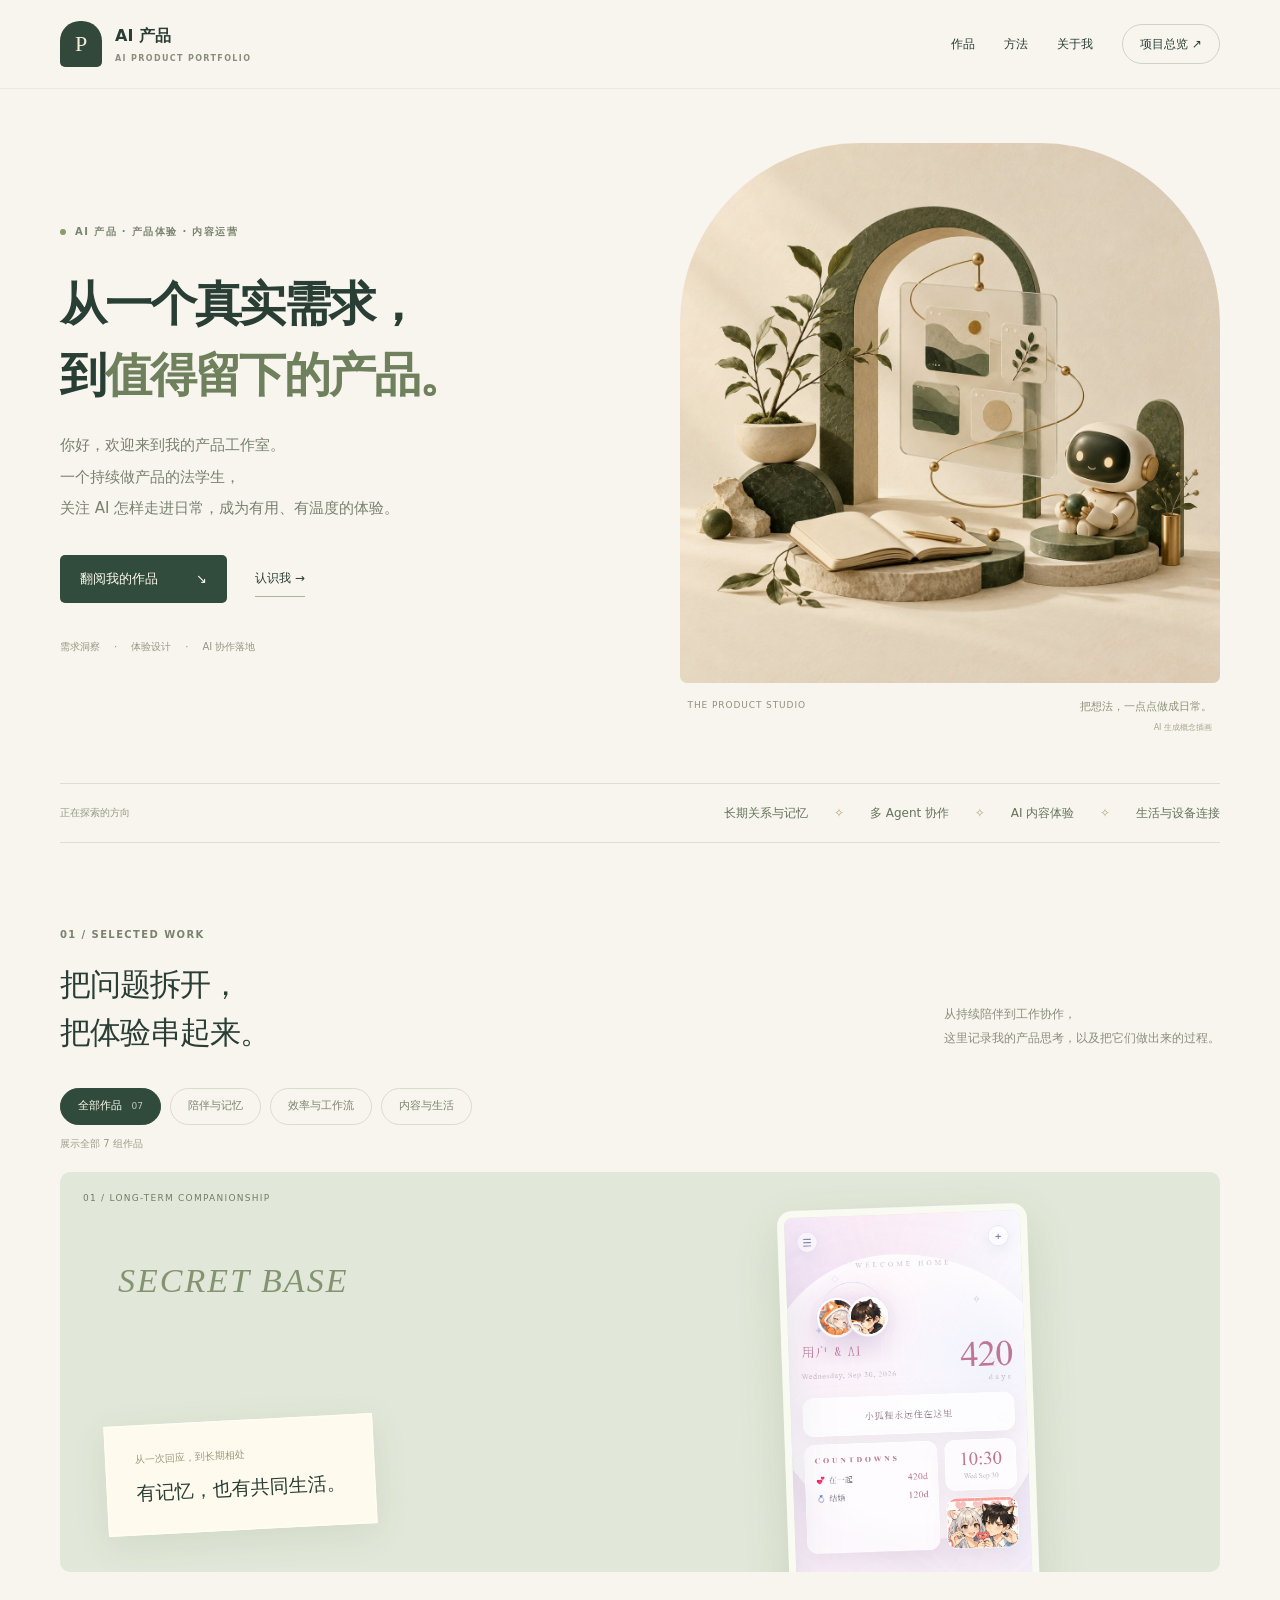
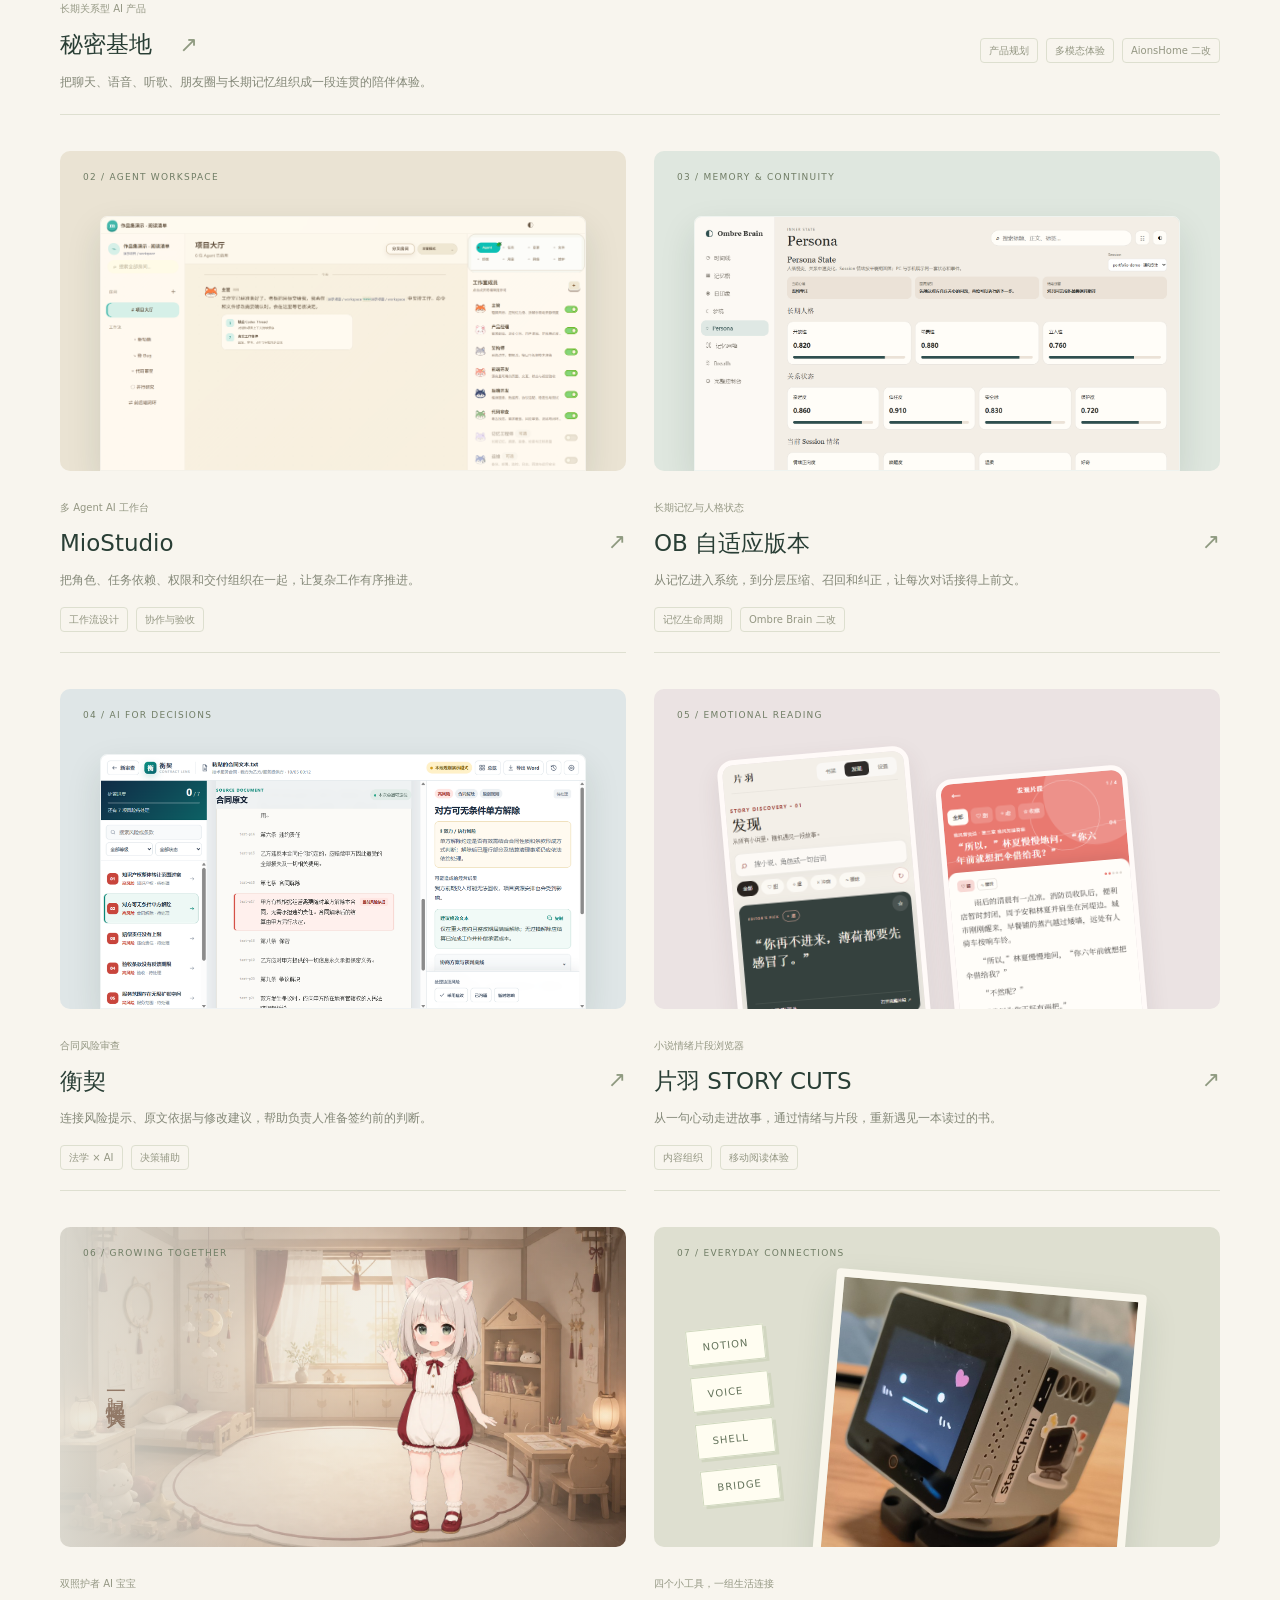
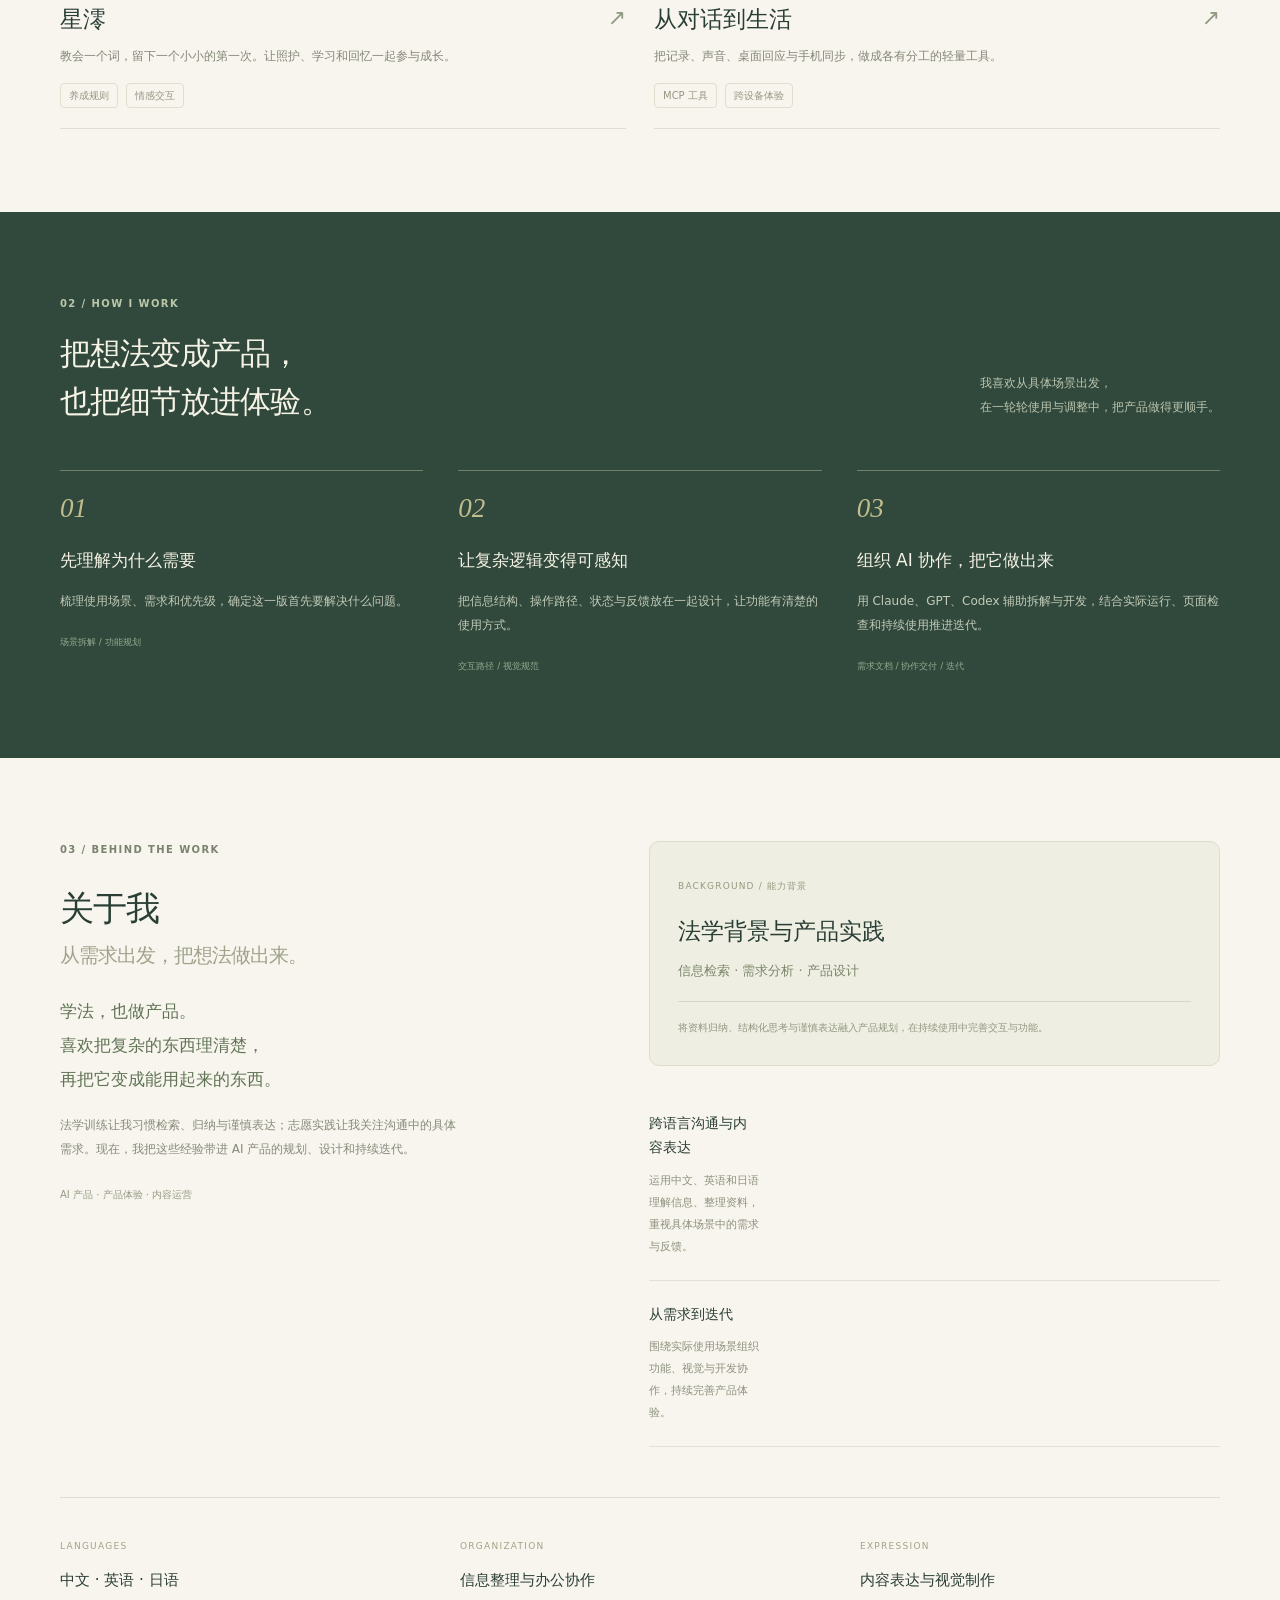
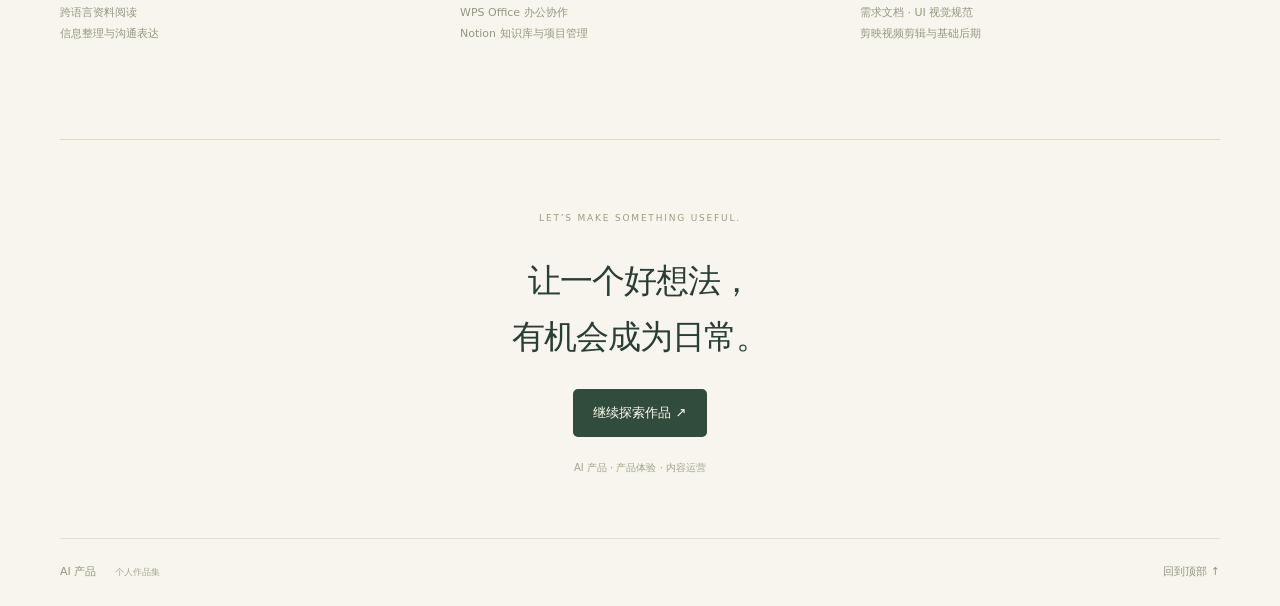
<file: index.html>
<!doctype html><html lang="zh-CN"><head><meta charset="utf-8"><meta name="viewport" content="width=device-width,initial-scale=1"><meta name="theme-color" content="#f8f5ee"><title>AI 产品作品集</title><meta name="description" content="创作者的 AI 产品作品集：从真实需求出发，把长期陪伴、记忆、多 Agent 协作与生活工具做成可使用的产品。"><link rel="icon" href="/favicon.svg"><link rel="stylesheet" href="/assets/css/styles.css?v=repository-links-20261117"><link rel="stylesheet" href="/assets/css/home-editorial.css?v=repository-links-20261117"><script defer src="/assets/js/home-editorial.js?v=repository-links-20261117"></script></head><body class="portfolio-home"><a class="skip-link" href="#main">跳到主要内容</a>
<header class="hp-header"><div class="hp-wrap hp-header-inner"><a class="hp-brand" href="/"><span class="hp-monogram">P</span><span>AI 产品<small>AI PRODUCT PORTFOLIO</small></span></a><nav aria-label="主导航"><a href="#work">作品</a><a href="#approach">方法</a><a href="#about">关于我</a><a class="hp-nav-link" href="/?v=navigation-20261116#work">项目总览 ↗</a></nav></div></header>
<main id="main"><section class="hp-wrap hp-hero"><div><span class="hp-kicker"><i></i> AI 产品 · 产品体验 · 内容运营</span><h1>从一个真实需求，<br>到<span>值得留下的产品。</span></h1><p class="hp-intro">你好，欢迎来到我的产品工作室。<br>一个持续做产品的法学生，<br>关注 AI 怎样走进日常，成为有用、有温度的体验。</p><div class="hp-actions"><a class="hp-primary" href="#work">翻阅我的作品 <span>↘</span></a><a class="hp-secondary" href="#about">认识我 →</a></div><div class="hp-hero-foot"><span>需求洞察</span><i>·</i><span>体验设计</span><i>·</i><span>AI 协作落地</span></div></div><figure class="hp-hero-art"><img src="/assets/images/portfolio-studio-v1.jpg?v=public-privacy-20261116" alt="产品工作室概念插画：笔记本、记忆卡片与小机器人" width="1254" height="1254" fetchpriority="high"><figcaption><span>THE PRODUCT STUDIO</span><span>把想法，一点点做成日常。<small>AI 生成概念插画</small></span></figcaption></figure></section>
<div class="hp-wrap hp-intro-strip"><span>正在探索的方向</span><p>长期关系与记忆 <i>✧</i> 多 Agent 协作 <i>✧</i> AI 内容体验 <i>✧</i> 生活与设备连接</p></div>
<section class="hp-wrap hp-section" id="work"><header class="hp-section-head"><div><span class="hp-kicker">01 / SELECTED WORK</span><h2>把问题拆开，<br>把体验串起来。</h2></div><p>从持续陪伴到工作协作，<br>这里记录我的产品思考，以及把它们做出来的过程。</p></header><div class="hp-filters" role="group" aria-label="筛选作品"><button class="active" data-home-filter="all" aria-pressed="true">全部作品 <small>07</small></button><button data-home-filter="companion" aria-pressed="false">陪伴与记忆</button><button data-home-filter="workflow" aria-pressed="false">效率与工作流</button><button data-home-filter="experience" aria-pressed="false">内容与生活</button></div><p class="hp-filter-status" aria-live="polite">展示全部 7 组作品</p><div class="hp-work-grid">
<a class="hp-work hp-feature" data-home-category="companion experience" href="/projects/secret-base/"><div class="hp-work-visual hp-secret"><span class="hp-visual-label">01 / LONG-TERM COMPANIONSHIP</span><div class="hp-secret-screen"><img src="/assets/images/secret-showcase-home.png?v=public-privacy-20261116" alt="秘密基地首页界面" loading="lazy"></div><div class="hp-floating-note"><small>从一次回应，到长期相处</small><b>有记忆，也有共同生活。</b></div></div><div class="hp-work-copy"><div><span>长期关系型 AI 产品</span><h3>秘密基地 <i>↗</i></h3><p>把聊天、语音、听歌、朋友圈与长期记忆组织成一段连贯的陪伴体验。</p></div><div class="hp-tags"><span>产品规划</span><span>多模态体验</span><span>AionsHome 二改</span></div></div></a>
<a class="hp-work" data-home-category="workflow" href="/projects/miostudio/"><div class="hp-work-visual hp-mio"><span class="hp-visual-label">02 / AGENT WORKSPACE</span><img src="/assets/images/miostudio-case-room.png?v=public-privacy-20261116" alt="MioStudio 项目大厅与协作界面" loading="lazy"></div><div class="hp-work-copy"><span>多 Agent AI 工作台</span><h3>MioStudio <i>↗</i></h3><p>把角色、任务依赖、权限和交付组织在一起，让复杂工作有序推进。</p><div class="hp-tags"><span>工作流设计</span><span>协作与验收</span></div></div></a>
<a class="hp-work" data-home-category="companion" href="/projects/ob-adaptive/"><div class="hp-work-visual hp-ob"><span class="hp-visual-label">03 / MEMORY & CONTINUITY</span><img src="/assets/images/ob-persona-demo.png?v=public-privacy-20261116" alt="OB 人格与关系状态面板" loading="lazy"></div><div class="hp-work-copy"><span>长期记忆与人格状态</span><h3>OB 自适应版本 <i>↗</i></h3><p>从记忆进入系统，到分层压缩、召回和纠正，让每次对话接得上前文。</p><div class="hp-tags"><span>记忆生命周期</span><span>Ombre Brain 二改</span></div></div></a>
<a class="hp-work" data-home-category="workflow" href="/projects/hengqi/"><div class="hp-work-visual hp-hengqi"><span class="hp-visual-label">04 / AI FOR DECISIONS</span><img src="/assets/images/hengqi-case-workspace.png?v=public-privacy-20261116" alt="衡契合同原文、风险和建议工作台" loading="lazy"></div><div class="hp-work-copy"><span>合同风险审查</span><h3>衡契 <i>↗</i></h3><p>连接风险提示、原文依据与修改建议，帮助负责人准备签约前的判断。</p><div class="hp-tags"><span>法学 × AI</span><span>决策辅助</span></div></div></a>
<a class="hp-work" data-home-category="experience" href="/projects/pianyu/"><div class="hp-work-visual hp-pianyu"><span class="hp-visual-label">05 / EMOTIONAL READING</span><div class="hp-phone-pair"><img src="/assets/images/pianyu-mobile-discover.png?v=public-privacy-20261116" alt="片羽手机端发现页" loading="lazy"><img src="/assets/images/pianyu-mobile-mobile-reader.png?v=public-privacy-20261116" alt="片羽手机端阅读页" loading="lazy"></div></div><div class="hp-work-copy"><span>小说情绪片段浏览器</span><h3>片羽 STORY CUTS <i>↗</i></h3><p>从一句心动走进故事，通过情绪与片段，重新遇见一本读过的书。</p><div class="hp-tags"><span>内容组织</span><span>移动阅读体验</span></div></div></a>
<a class="hp-work" data-home-category="companion experience" href="/projects/xingling/"><div class="hp-work-visual hp-xingling"><span class="hp-visual-label">06 / GROWING TOGETHER</span><img src="/assets/images/xingling/toddler-happy.webp?v=public-privacy-20261116" alt="星澪幼儿期角色立绘" loading="lazy"><span class="hp-handwritten">一起慢慢长大。</span></div><div class="hp-work-copy"><span>双照护者 AI 宝宝</span><h3>星澪 <i>↗</i></h3><p>教会一个词，留下一个小小的第一次。让照护、学习和回忆一起参与成长。</p><div class="hp-tags"><span>养成规则</span><span>情感交互</span></div></div></a>
<a class="hp-work" data-home-category="workflow experience" href="/projects/tools/"><div class="hp-work-visual hp-tools"><span class="hp-visual-label">07 / EVERYDAY CONNECTIONS</span><img src="/assets/images/alingshell-heart.jpg?v=public-privacy-20261116" alt="StackChan 桌面机器人实物" loading="lazy"><div class="hp-tool-stamps"><span>NOTION</span><span>VOICE</span><span>SHELL</span><span>BRIDGE</span></div></div><div class="hp-work-copy"><span>四个小工具，一组生活连接</span><h3>从对话到生活 <i>↗</i></h3><p>把记录、声音、桌面回应与手机同步，做成各有分工的轻量工具。</p><div class="hp-tags"><span>MCP 工具</span><span>跨设备体验</span></div></div></a>
</div></section>
<section class="hp-method-band" id="approach"><div class="hp-wrap hp-section"><header class="hp-section-head"><div><span class="hp-kicker">02 / HOW I WORK</span><h2>把想法变成产品，<br>也把细节放进体验。</h2></div><p>我喜欢从具体场景出发，<br>在一轮轮使用与调整中，把产品做得更顺手。</p></header><div class="hp-method-grid"><article><span>01</span><h3>先理解为什么需要</h3><p>梳理使用场景、需求和优先级，确定这一版首先要解决什么问题。</p><small>场景拆解 / 功能规划</small></article><article><span>02</span><h3>让复杂逻辑变得可感知</h3><p>把信息结构、操作路径、状态与反馈放在一起设计，让功能有清楚的使用方式。</p><small>交互路径 / 视觉规范</small></article><article><span>03</span><h3>组织 AI 协作，把它做出来</h3><p>用 Claude、GPT、Codex 辅助拆解与开发，结合实际运行、页面检查和持续使用推进迭代。</p><small>需求文档 / 协作交付 / 迭代</small></article></div></div></section>
<section class="hp-wrap hp-section hp-about" id="about"><div class="hp-about-intro"><span class="hp-kicker">03 / BEHIND THE WORK</span><h2>关于我<span>从需求出发，把想法做出来。</span></h2><p class="hp-about-lead">学法，也做产品。<br>喜欢把复杂的东西理清楚，<br>再把它变成能用起来的东西。</p><p>法学训练让我习惯检索、归纳与谨慎表达；志愿实践让我关注沟通中的具体需求。现在，我把这些经验带进 AI 产品的规划、设计和持续迭代。</p><div class="hp-location">AI 产品 · 产品体验 · 内容运营</div></div><div class="hp-background"><article class="hp-education"><span>BACKGROUND / 能力背景</span><h3>法学背景与产品实践</h3><p>信息检索 · 需求分析 · 产品设计</p><div>将资料归纳、结构化思考与谨慎表达融入产品规划，在持续使用中完善交互与功能。</div></article><div class="hp-experiences"><article><div><h3>跨语言沟通与内容表达</h3><p>运用中文、英语和日语理解信息、整理资料，重视具体场景中的需求与反馈。</p></div></article><article><div><h3>从需求到迭代</h3><p>围绕实际使用场景组织功能、视觉与开发协作，持续完善产品体验。</p></div></article></div></div><div class="hp-skills"><div><span>LANGUAGES</span><b>中文 · 英语 · 日语</b><p>跨语言资料阅读<br>信息整理与沟通表达</p></div><div><span>ORGANIZATION</span><b>信息整理与办公协作</b><p>WPS Office 办公协作<br>Notion 知识库与项目管理</p></div><div><span>EXPRESSION</span><b>内容表达与视觉制作</b><p>需求文档 · UI 视觉规范<br>剪映视频剪辑与基础后期</p></div></div></section>
<section class="hp-wrap hp-closing"><span>LET’S MAKE SOMETHING USEFUL.</span><h2>让一个好想法，<br>有机会成为日常。</h2><a class="hp-primary" href="/?v=navigation-20261116#work">继续探索作品 ↗</a><p>AI 产品 · 产品体验 · 内容运营</p></section></main><footer class="hp-wrap hp-footer"><span>AI 产品 <small>个人作品集</small></span><a href="#main">回到顶部 ↑</a></footer></body></html>
</file>
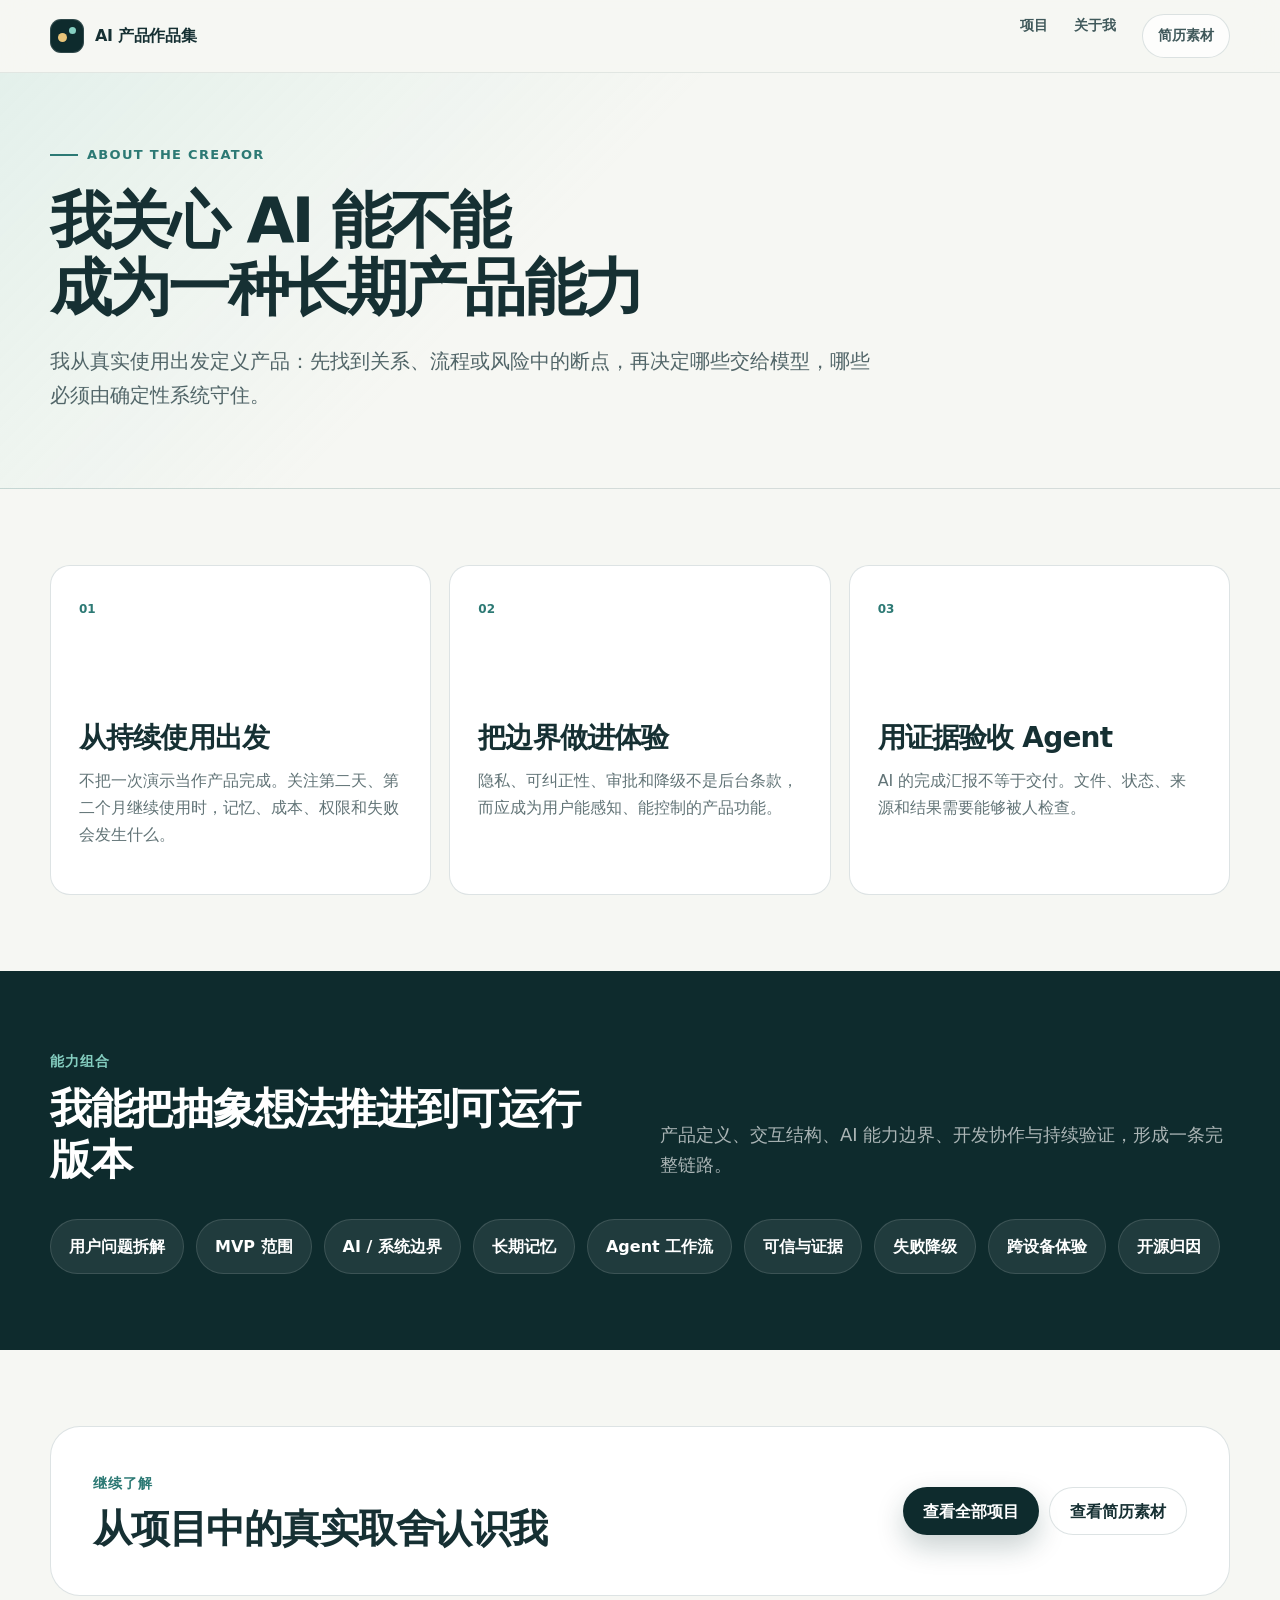
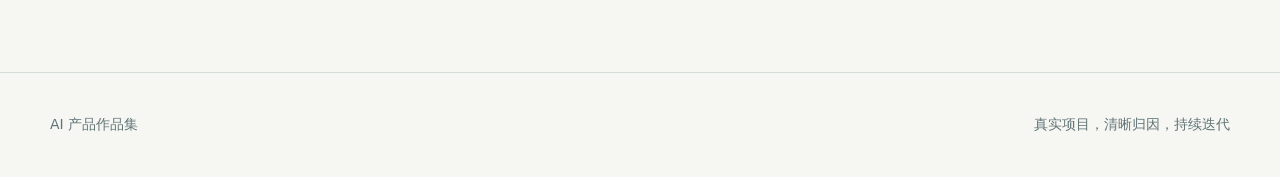
<file: about/index.html>
<!doctype html><html lang="zh-CN"><head><meta charset="utf-8"><meta name="viewport" content="width=device-width,initial-scale=1"><title>关于我｜AI 产品作品集</title><meta name="description" content="创作者的 AI 产品方法与能力画像。"><link rel="icon" href="/favicon.svg" type="image/svg+xml"><link rel="stylesheet" href="/assets/css/styles.css?v=repository-links-20261117"></head><body><a class="skip-link" href="#main">跳到主要内容</a><header class="site-header"><div class="shell nav"><a class="brand" href="/"><span class="brand-mark"></span><span>AI 产品作品集</span></a><nav class="nav-links"><a href="/?v=navigation-20261116#work">项目</a><a href="/about/">关于我</a><a class="nav-cta" href="/resume/">简历素材</a></nav></div></header>
<main id="main"><section class="page-hero"><div class="shell"><span class="eyebrow">About the Creator</span><h1>我关心 AI 能不能<br>成为一种长期产品能力</h1><p class="hero-lead">我从真实使用出发定义产品：先找到关系、流程或风险中的断点，再决定哪些交给模型，哪些必须由确定性系统守住。</p></div></section>
<section class="section"><div class="shell method-grid"><article><span>01</span><h2>从持续使用出发</h2><p>不把一次演示当作产品完成。关注第二天、第二个月继续使用时，记忆、成本、权限和失败会发生什么。</p></article><article><span>02</span><h2>把边界做进体验</h2><p>隐私、可纠正性、审批和降级不是后台条款，而应成为用户能感知、能控制的产品功能。</p></article><article><span>03</span><h2>用证据验收 Agent</h2><p>AI 的完成汇报不等于交付。文件、状态、来源和结果需要能够被人检查。</p></article></div></section>
<section class="section section-dark"><div class="shell"><div class="section-head"><div><span class="section-kicker">能力组合</span><h2>我能把抽象想法推进到可运行版本</h2></div><p class="section-intro">产品定义、交互结构、AI 能力边界、开发协作与持续验证，形成一条完整链路。</p></div><div class="skill-cloud"><span>用户问题拆解</span><span>MVP 范围</span><span>AI / 系统边界</span><span>长期记忆</span><span>Agent 工作流</span><span>可信与证据</span><span>失败降级</span><span>跨设备体验</span><span>开源归因</span></div></div></section>
<section class="section"><div class="shell source-box"><div><span class="section-kicker">继续了解</span><h2>从项目中的真实取舍认识我</h2></div><div class="source-actions"><a class="button button-primary" href="/?v=navigation-20261116#work">查看全部项目</a><a class="button button-secondary" href="/resume/">查看简历素材</a></div></div></section></main><footer class="footer"><div class="shell footer-row"><span>AI 产品作品集</span><span>真实项目，清晰归因，持续迭代</span></div></footer></body></html>
</file>
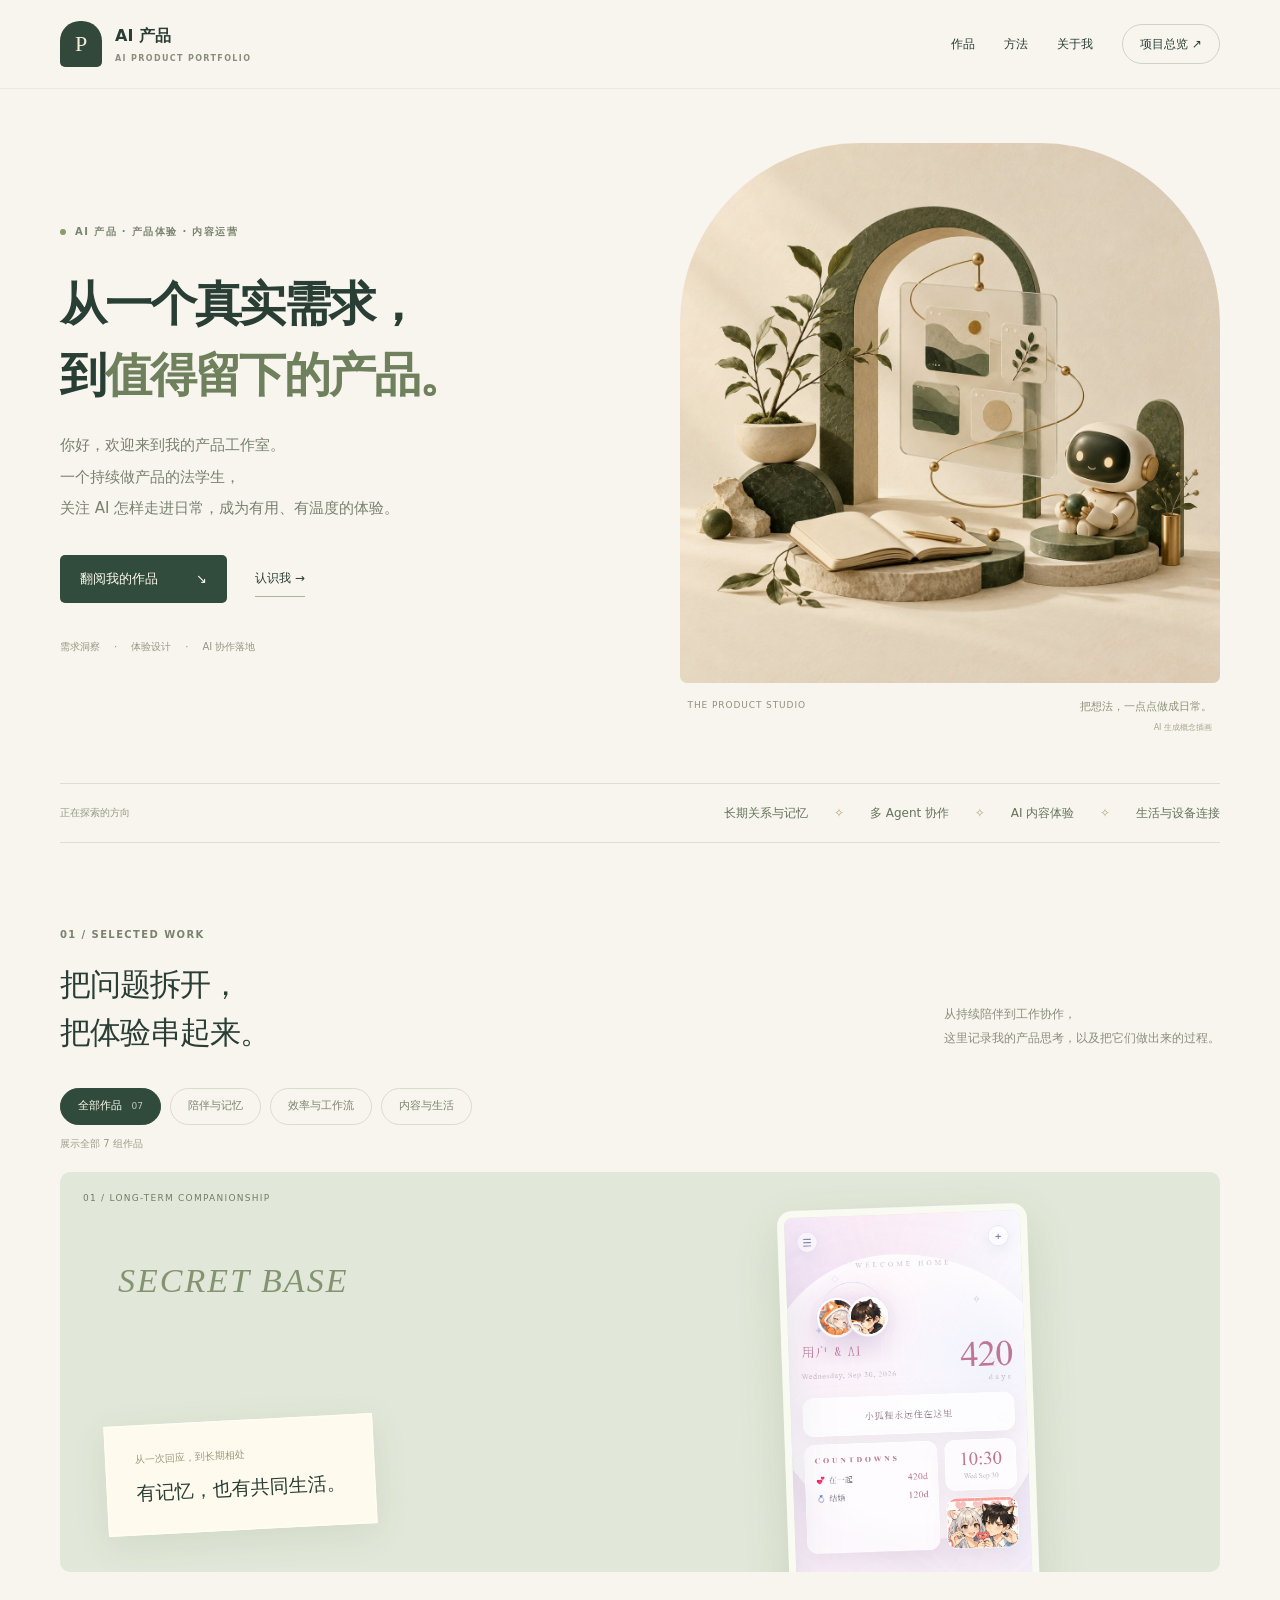
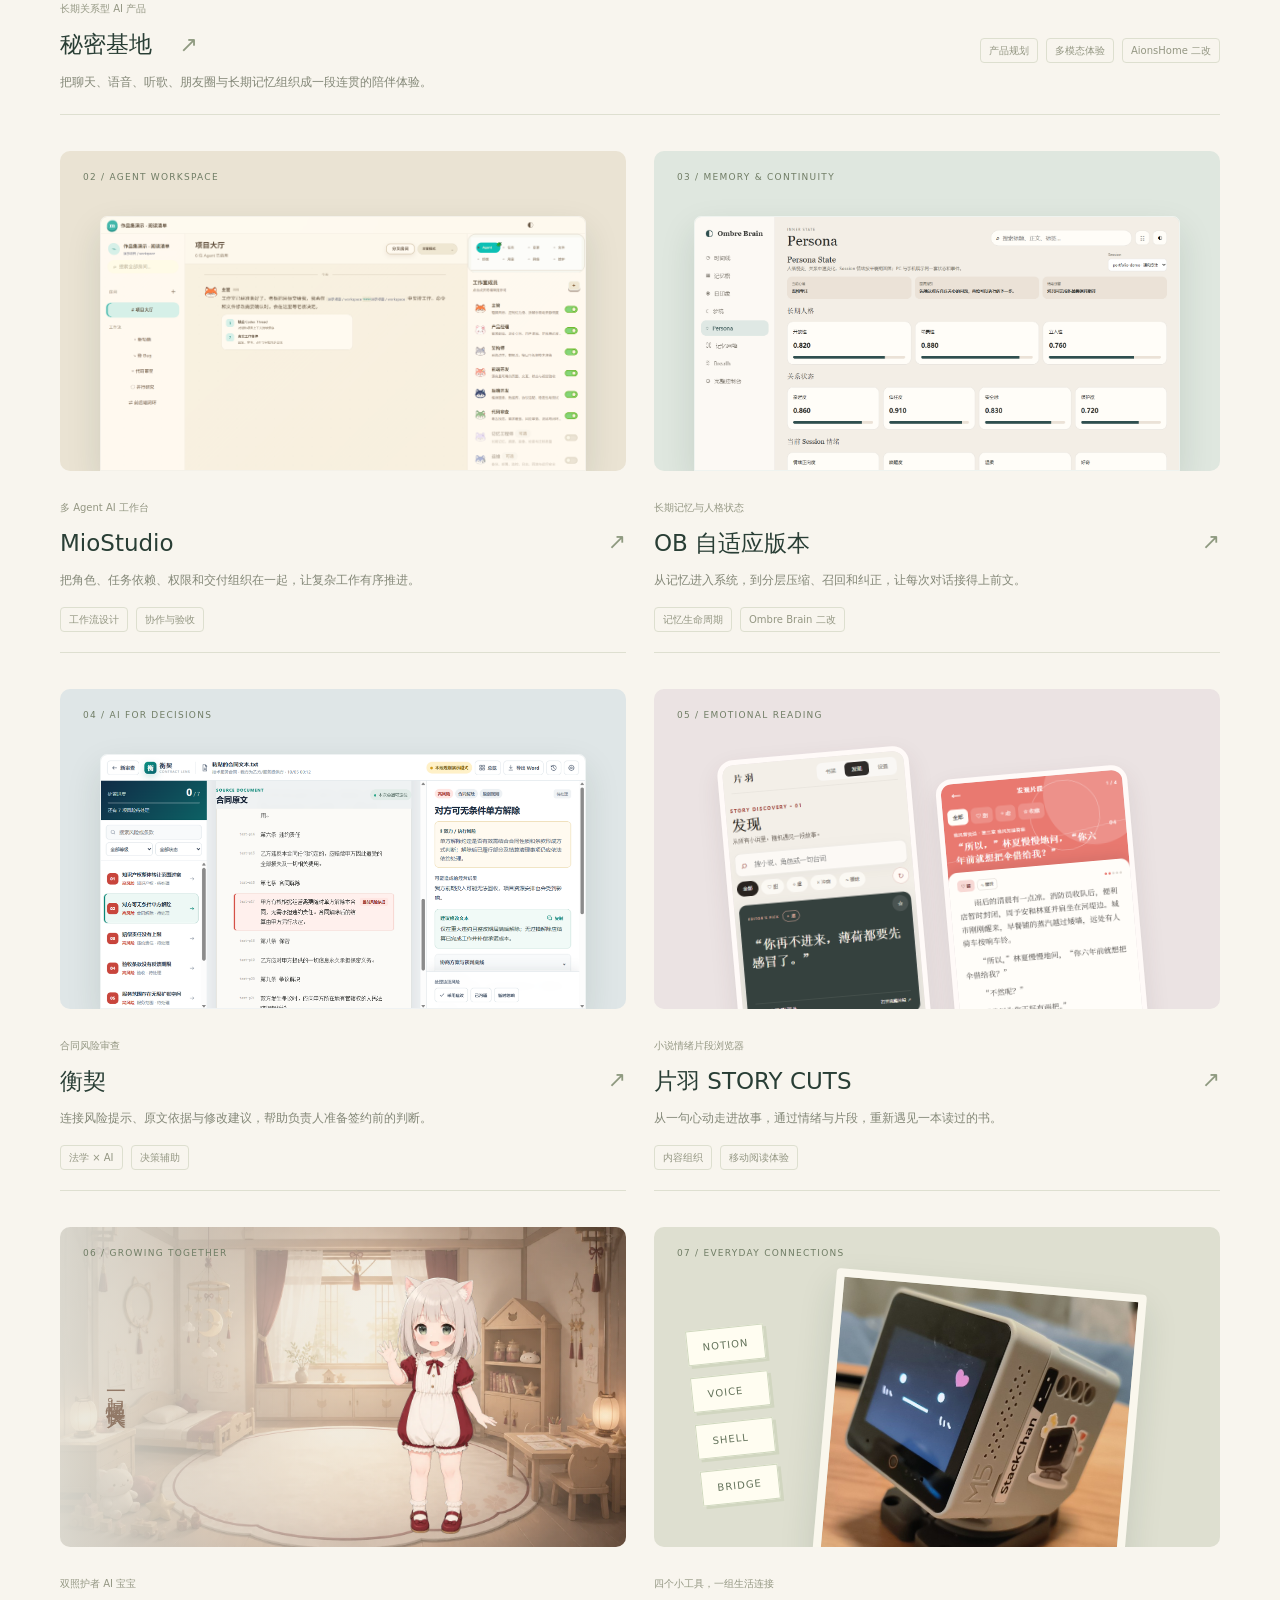
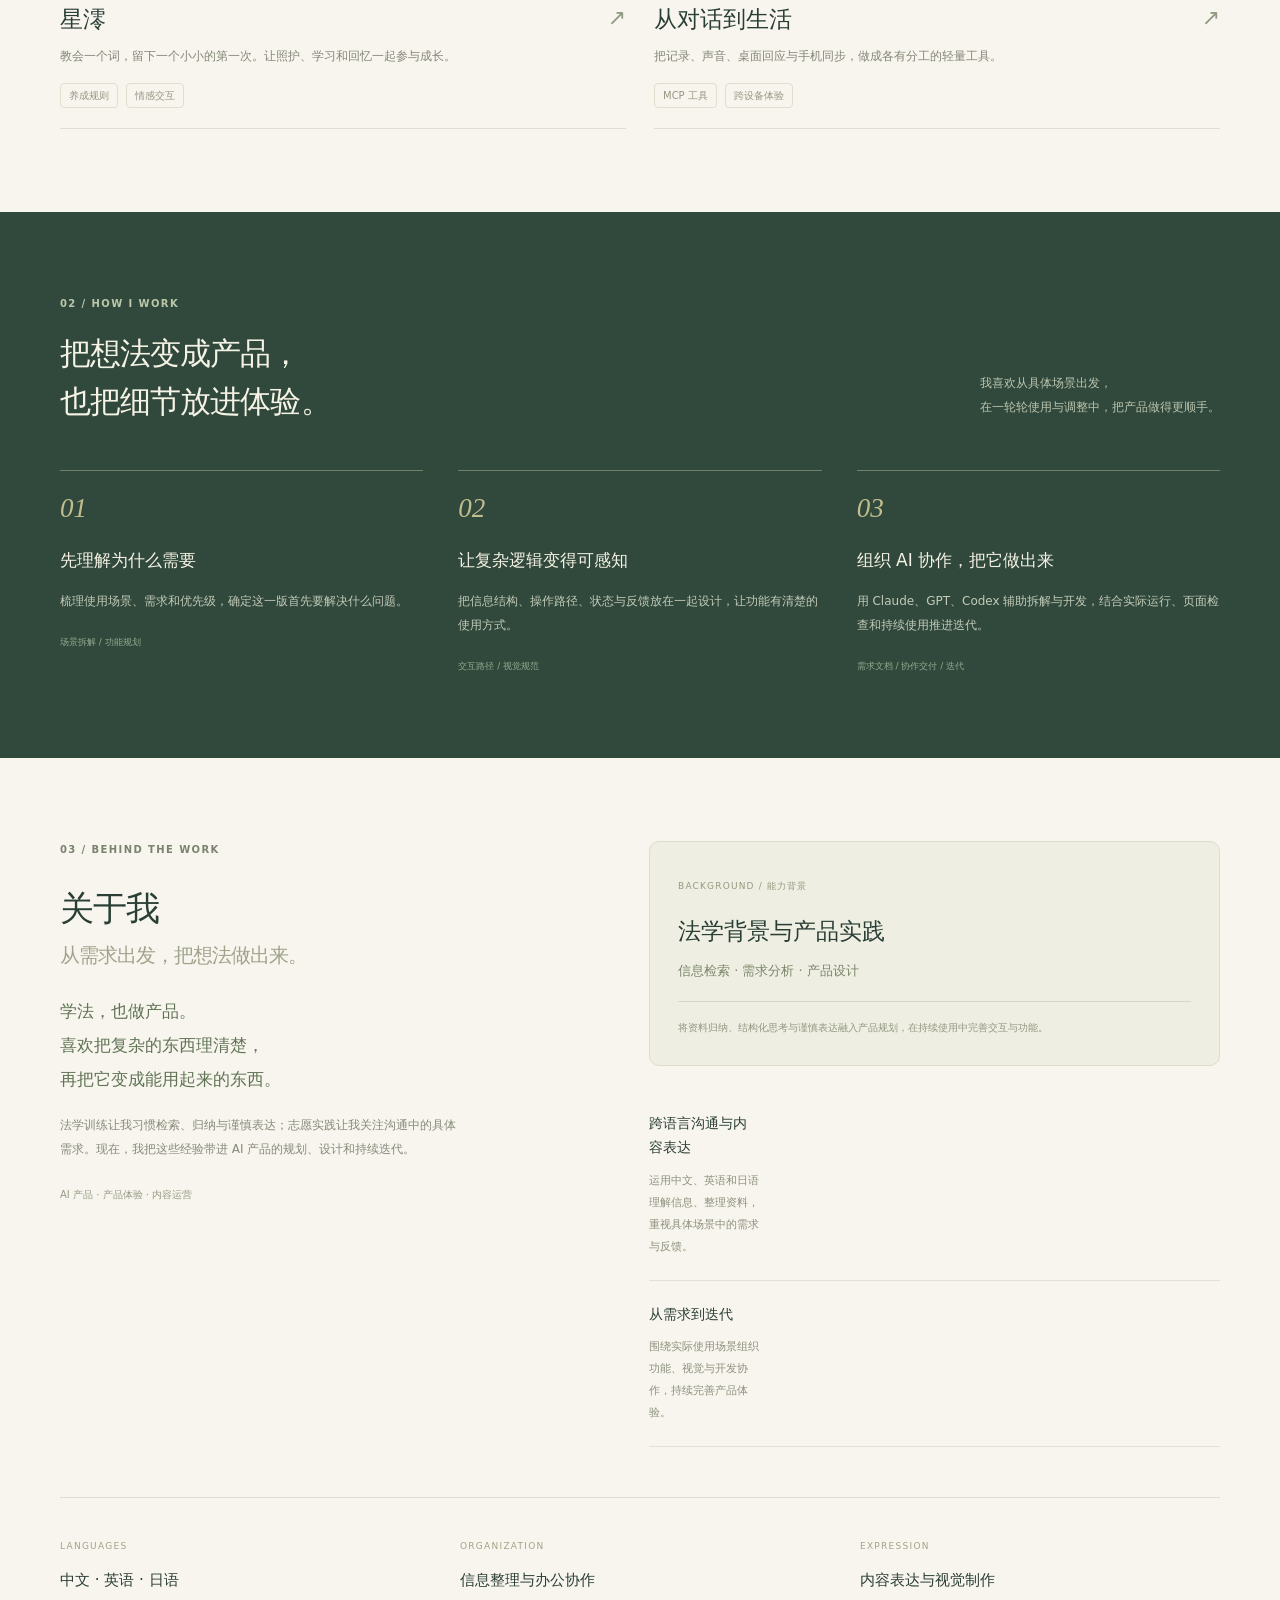
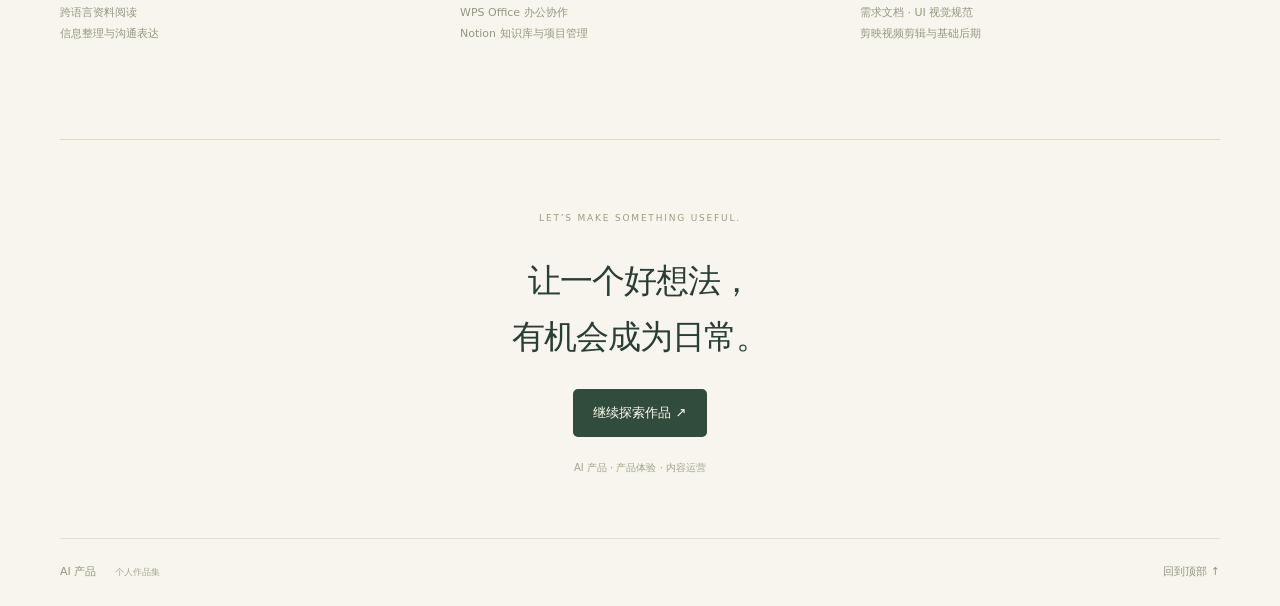
<file: projects/index.html>
<!doctype html><html lang="zh-CN"><head><meta charset="utf-8"><meta name="viewport" content="width=device-width,initial-scale=1"><title>作品总览｜AI 产品作品集</title><meta http-equiv="refresh" content="0;url=/?v=navigation-20261116#work"><link rel="canonical" href="/"><script>location.replace('/?v=navigation-20261116#work');</script></head><body><p><a href="/?v=navigation-20261116#work">进入作品总览 →</a></p></body></html>
</file>
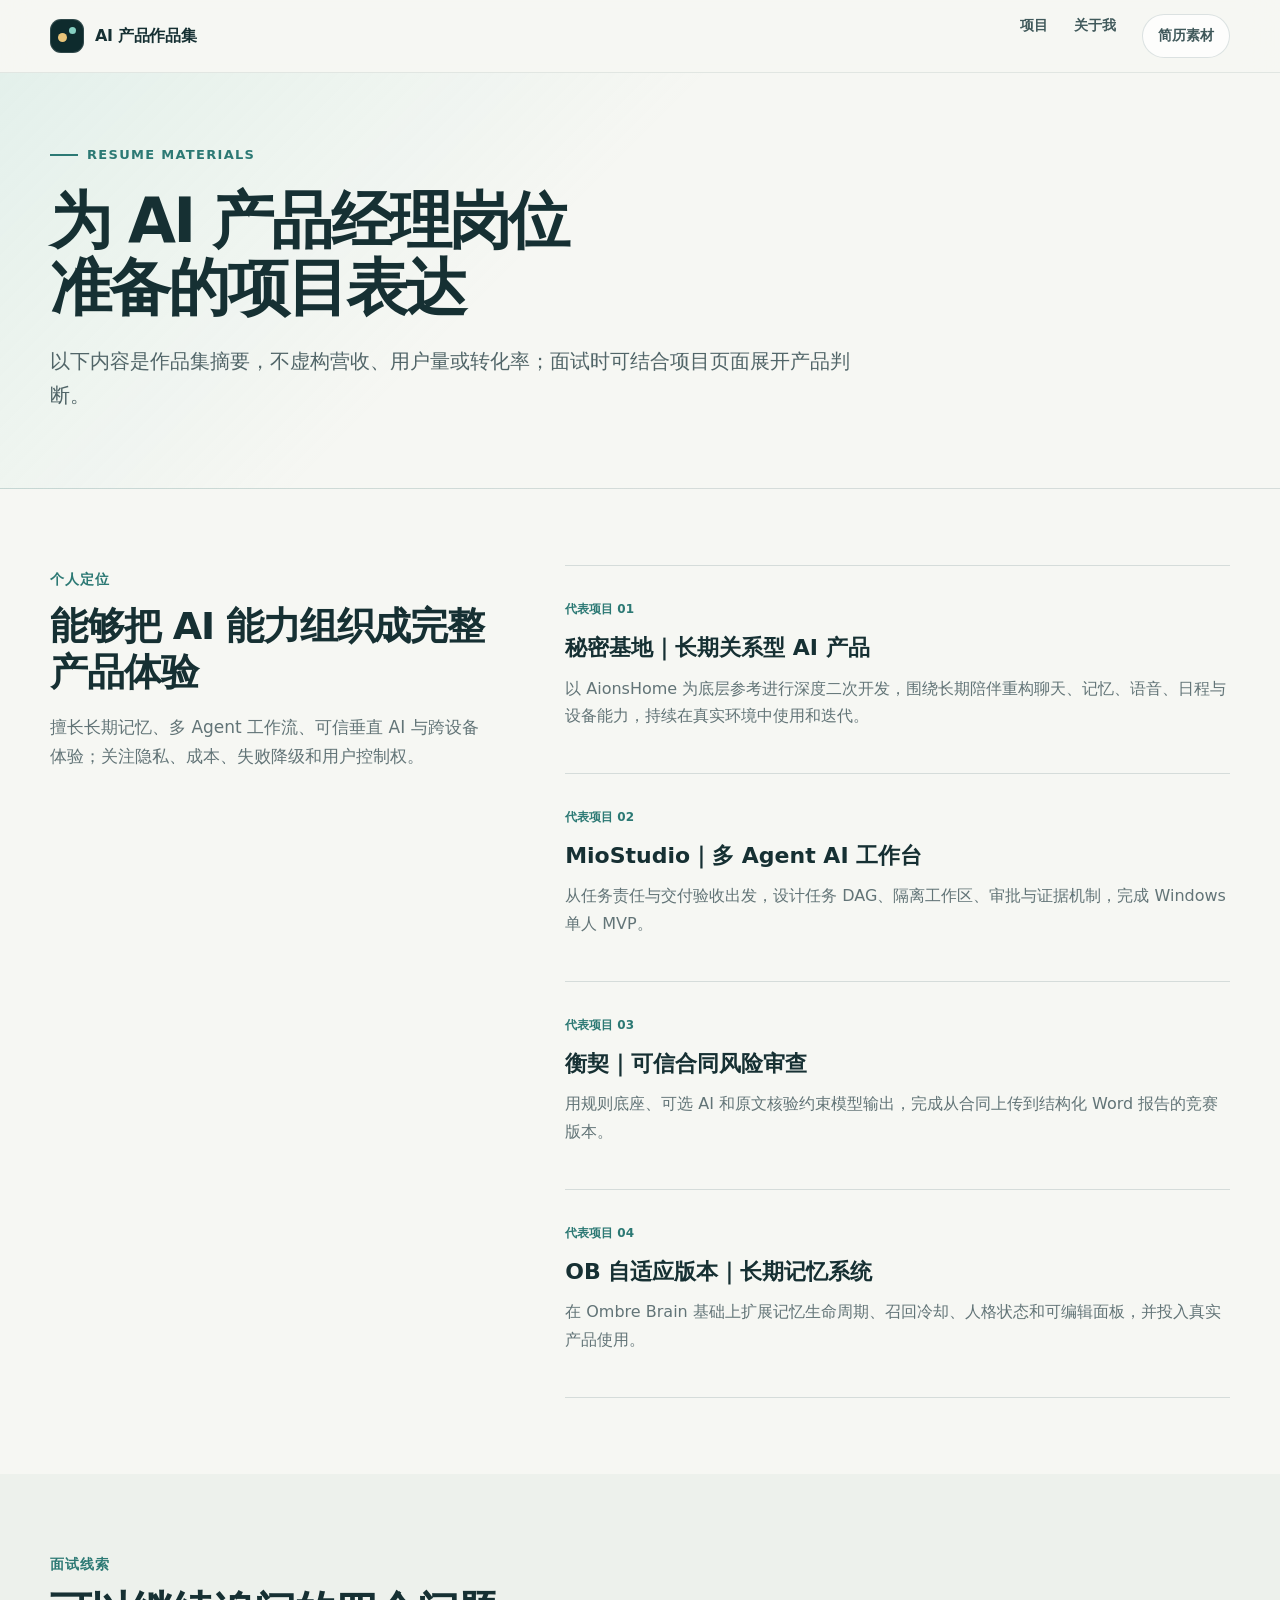
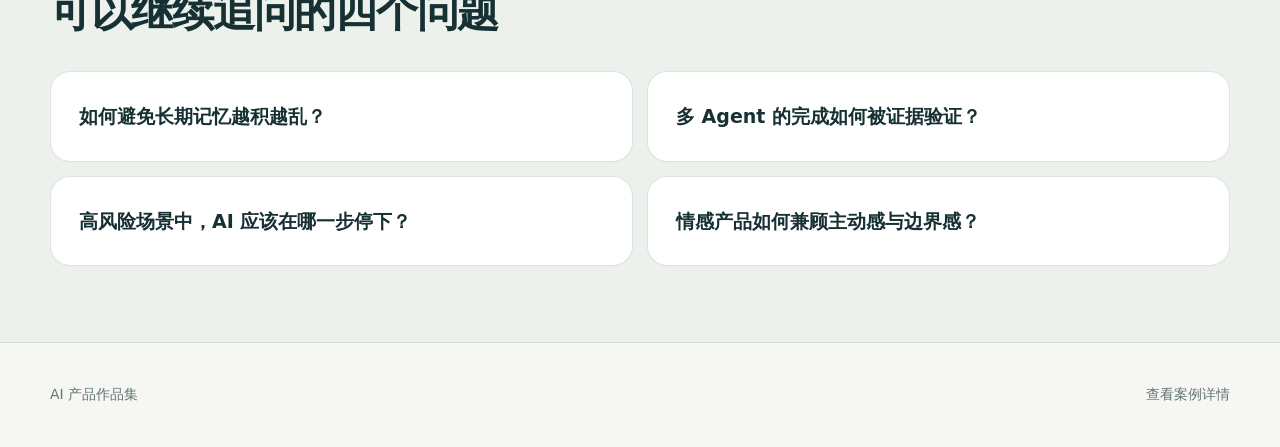
<file: resume/index.html>
<!doctype html><html lang="zh-CN"><head><meta charset="utf-8"><meta name="viewport" content="width=device-width,initial-scale=1"><title>简历素材｜AI 产品作品集</title><meta name="description" content="面向 AI 产品经理岗位的项目素材摘要。"><link rel="icon" href="/favicon.svg" type="image/svg+xml"><link rel="stylesheet" href="/assets/css/styles.css?v=repository-links-20261117"></head><body><a class="skip-link" href="#main">跳到主要内容</a><header class="site-header"><div class="shell nav"><a class="brand" href="/"><span class="brand-mark"></span><span>AI 产品作品集</span></a><nav class="nav-links"><a href="/?v=navigation-20261116#work">项目</a><a href="/about/">关于我</a><a class="nav-cta" href="/resume/">简历素材</a></nav></div></header>
<main id="main"><section class="page-hero"><div class="shell"><span class="eyebrow">Resume Materials</span><h1>为 AI 产品经理岗位<br>准备的项目表达</h1><p class="hero-lead">以下内容是作品集摘要，不虚构营收、用户量或转化率；面试时可结合项目页面展开产品判断。</p></div></section>
<section class="section"><div class="shell resume-layout"><aside><span class="section-kicker">个人定位</span><h2>能够把 AI 能力组织成完整产品体验</h2><p>擅长长期记忆、多 Agent 工作流、可信垂直 AI 与跨设备体验；关注隐私、成本、失败降级和用户控制权。</p></aside><div class="resume-items"><article><span>代表项目 01</span><h3>秘密基地｜长期关系型 AI 产品</h3><p>以 AionsHome 为底层参考进行深度二次开发，围绕长期陪伴重构聊天、记忆、语音、日程与设备能力，持续在真实环境中使用和迭代。</p></article><article><span>代表项目 02</span><h3>MioStudio｜多 Agent AI 工作台</h3><p>从任务责任与交付验收出发，设计任务 DAG、隔离工作区、审批与证据机制，完成 Windows 单人 MVP。</p></article><article><span>代表项目 03</span><h3>衡契｜可信合同风险审查</h3><p>用规则底座、可选 AI 和原文核验约束模型输出，完成从合同上传到结构化 Word 报告的竞赛版本。</p></article><article><span>代表项目 04</span><h3>OB 自适应版本｜长期记忆系统</h3><p>在 Ombre Brain 基础上扩展记忆生命周期、召回冷却、人格状态和可编辑面板，并投入真实产品使用。</p></article></div></div></section>
<section class="section soft-section"><div class="shell"><div class="section-head"><div><span class="section-kicker">面试线索</span><h2>可以继续追问的四个问题</h2></div></div><div class="question-grid"><article>如何避免长期记忆越积越乱？</article><article>多 Agent 的完成如何被证据验证？</article><article>高风险场景中，AI 应该在哪一步停下？</article><article>情感产品如何兼顾主动感与边界感？</article></div></div></section></main><footer class="footer"><div class="shell footer-row"><span>AI 产品作品集</span><span><a href="/?v=navigation-20261116#work">查看案例详情</a></span></div></footer></body></html>
</file>
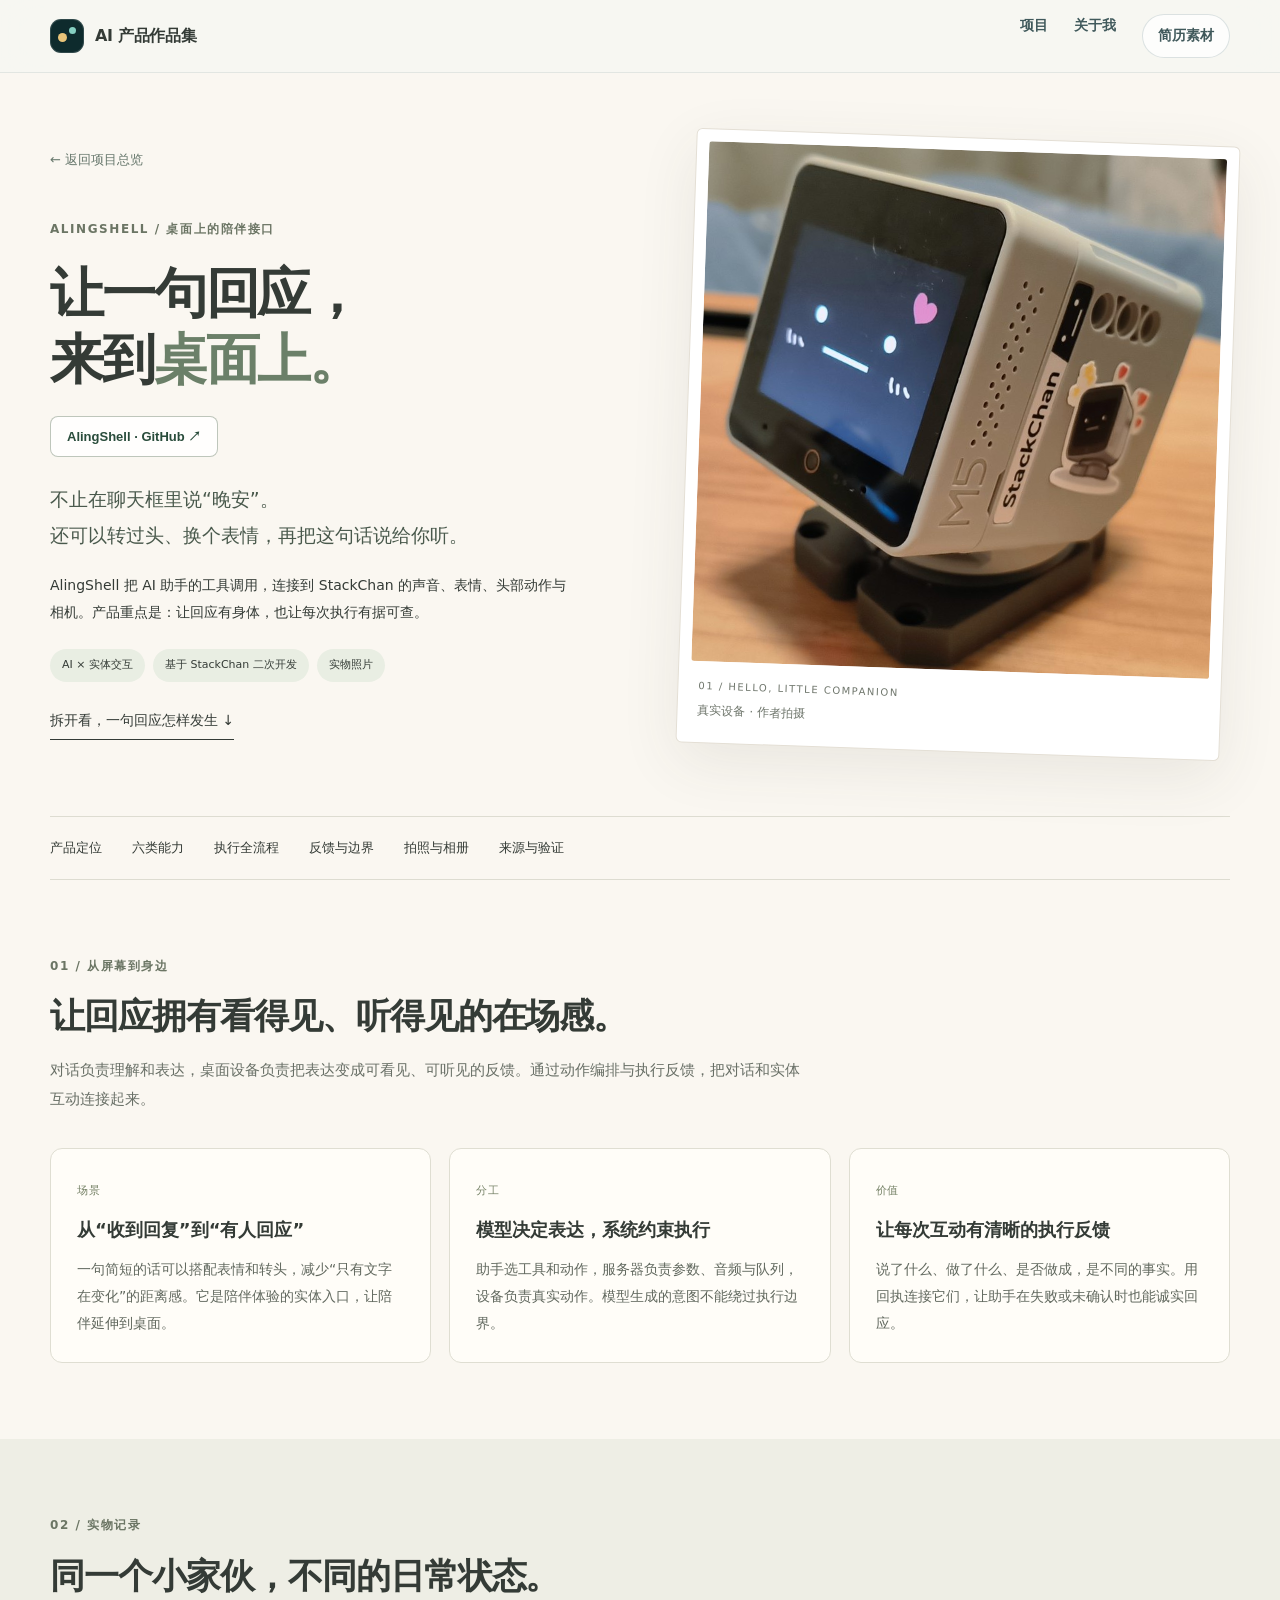
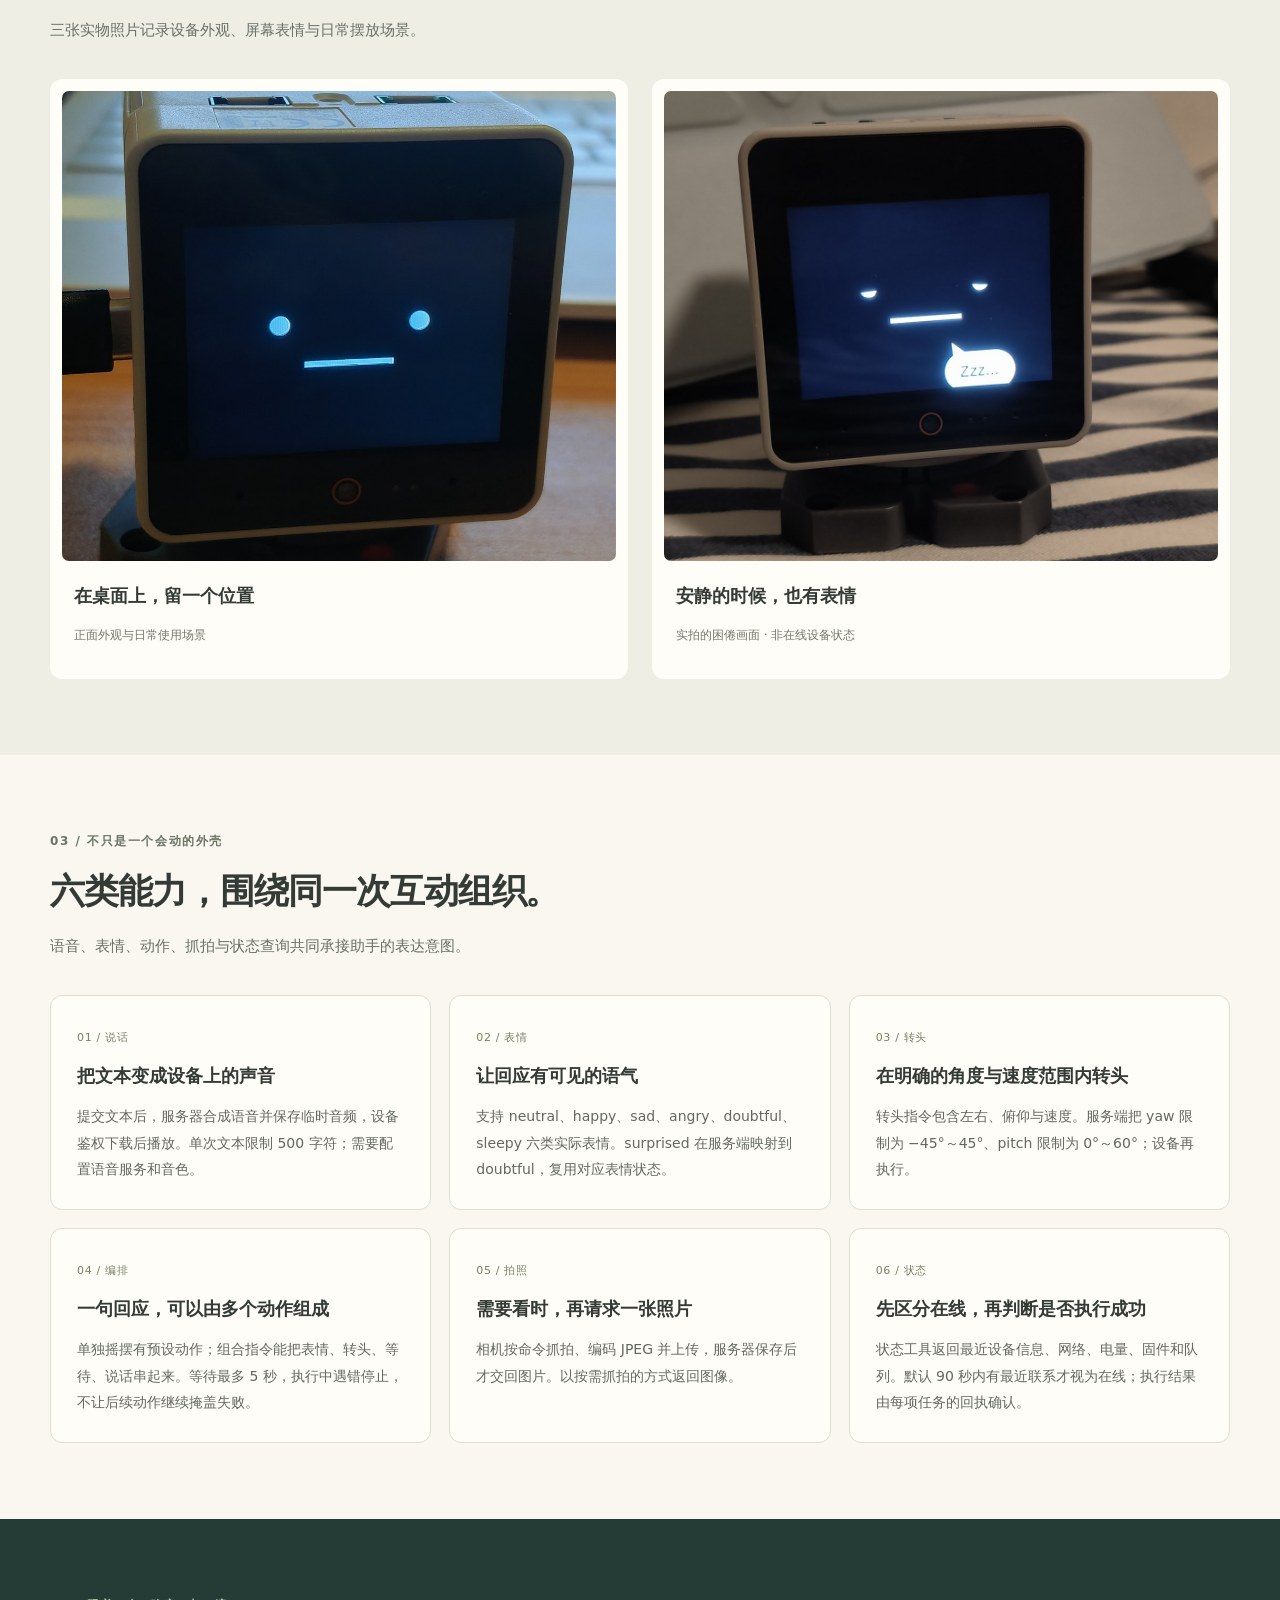
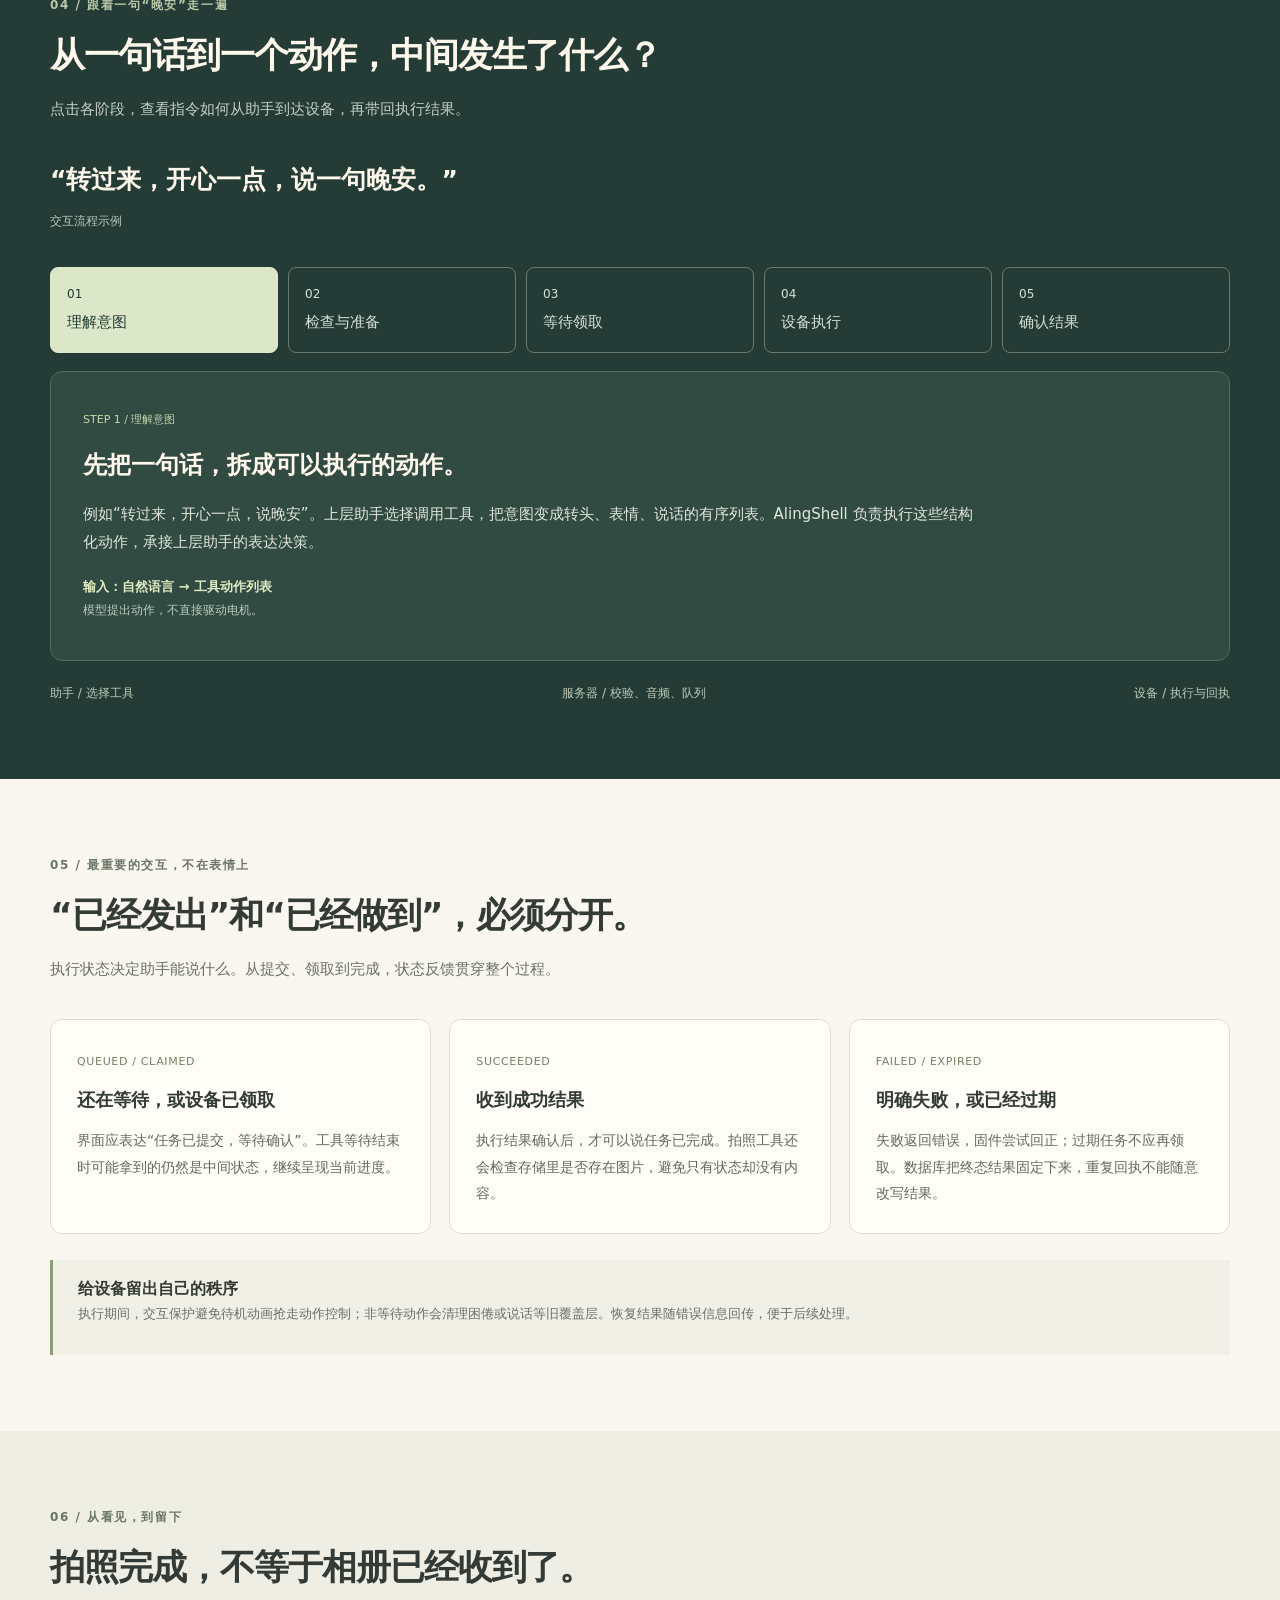
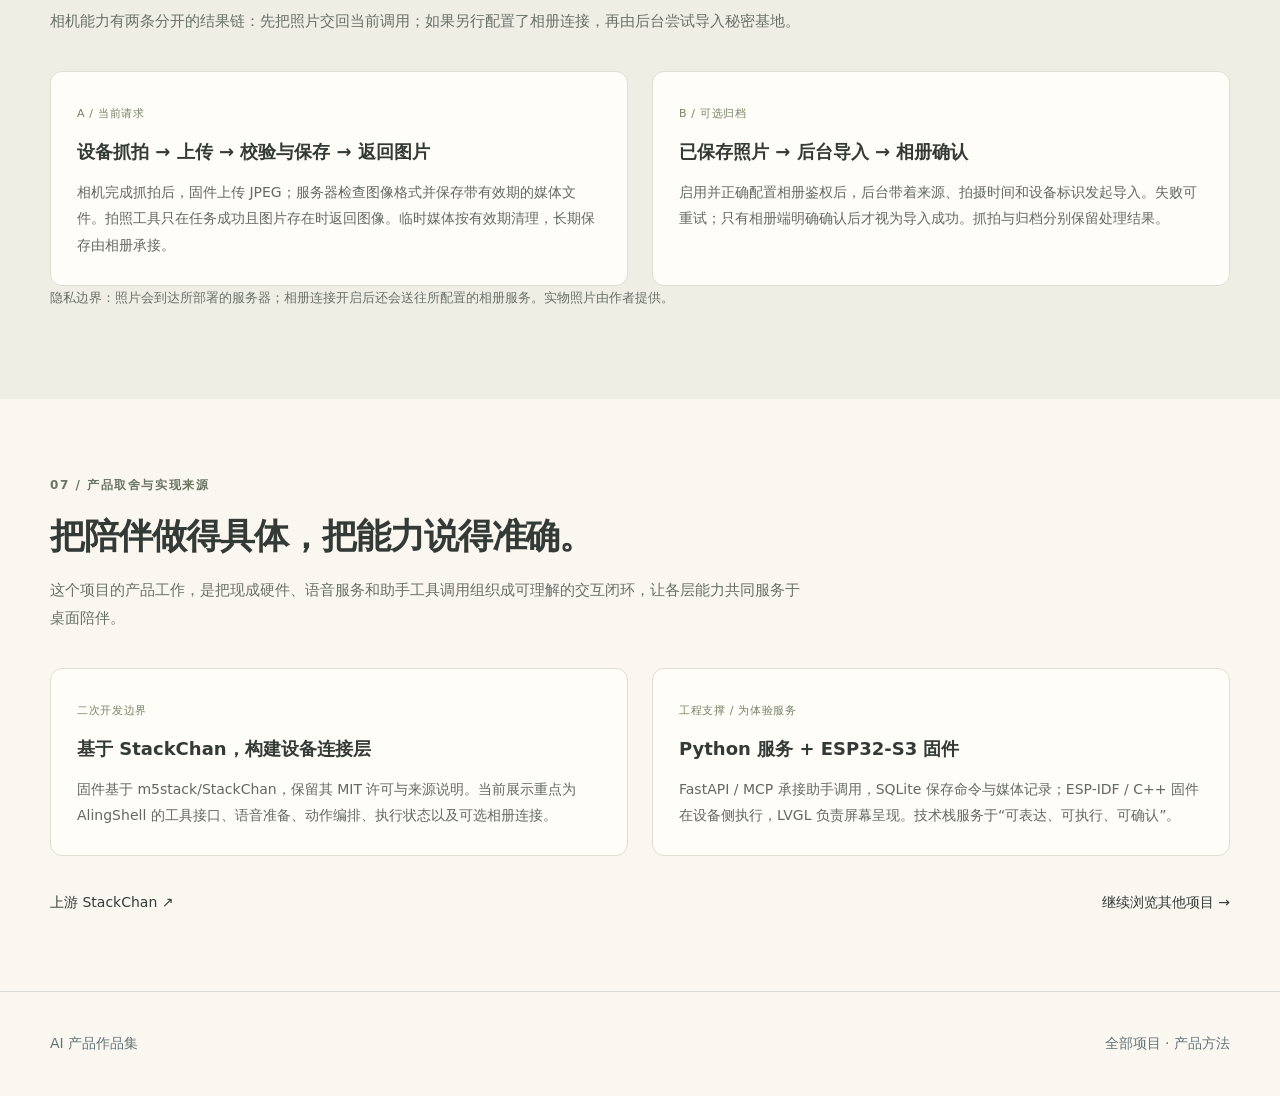
<file: projects/alingshell/index.html>
<!doctype html><html lang="zh-CN"><head><meta charset="utf-8"><meta name="viewport" content="width=device-width,initial-scale=1"><title>AlingShell · 让回应来到桌面</title><meta name="description" content="AlingShell 桌面机器人产品案例：真实设备照片、语音与动作编排、执行回执和拍照流程。"><link rel="icon" href="/favicon.svg"><link rel="stylesheet" href="/assets/css/styles.css?v=repository-links-20261117"><link rel="stylesheet" href="/assets/css/alingshell-case.css?v=repository-links-20261117"><script defer src="/assets/js/site.js?v=repository-links-20261117"></script><script defer src="/assets/js/alingshell-case.js?v=repository-links-20261117"></script></head><body data-project="alingshell"></body></html>
</file>
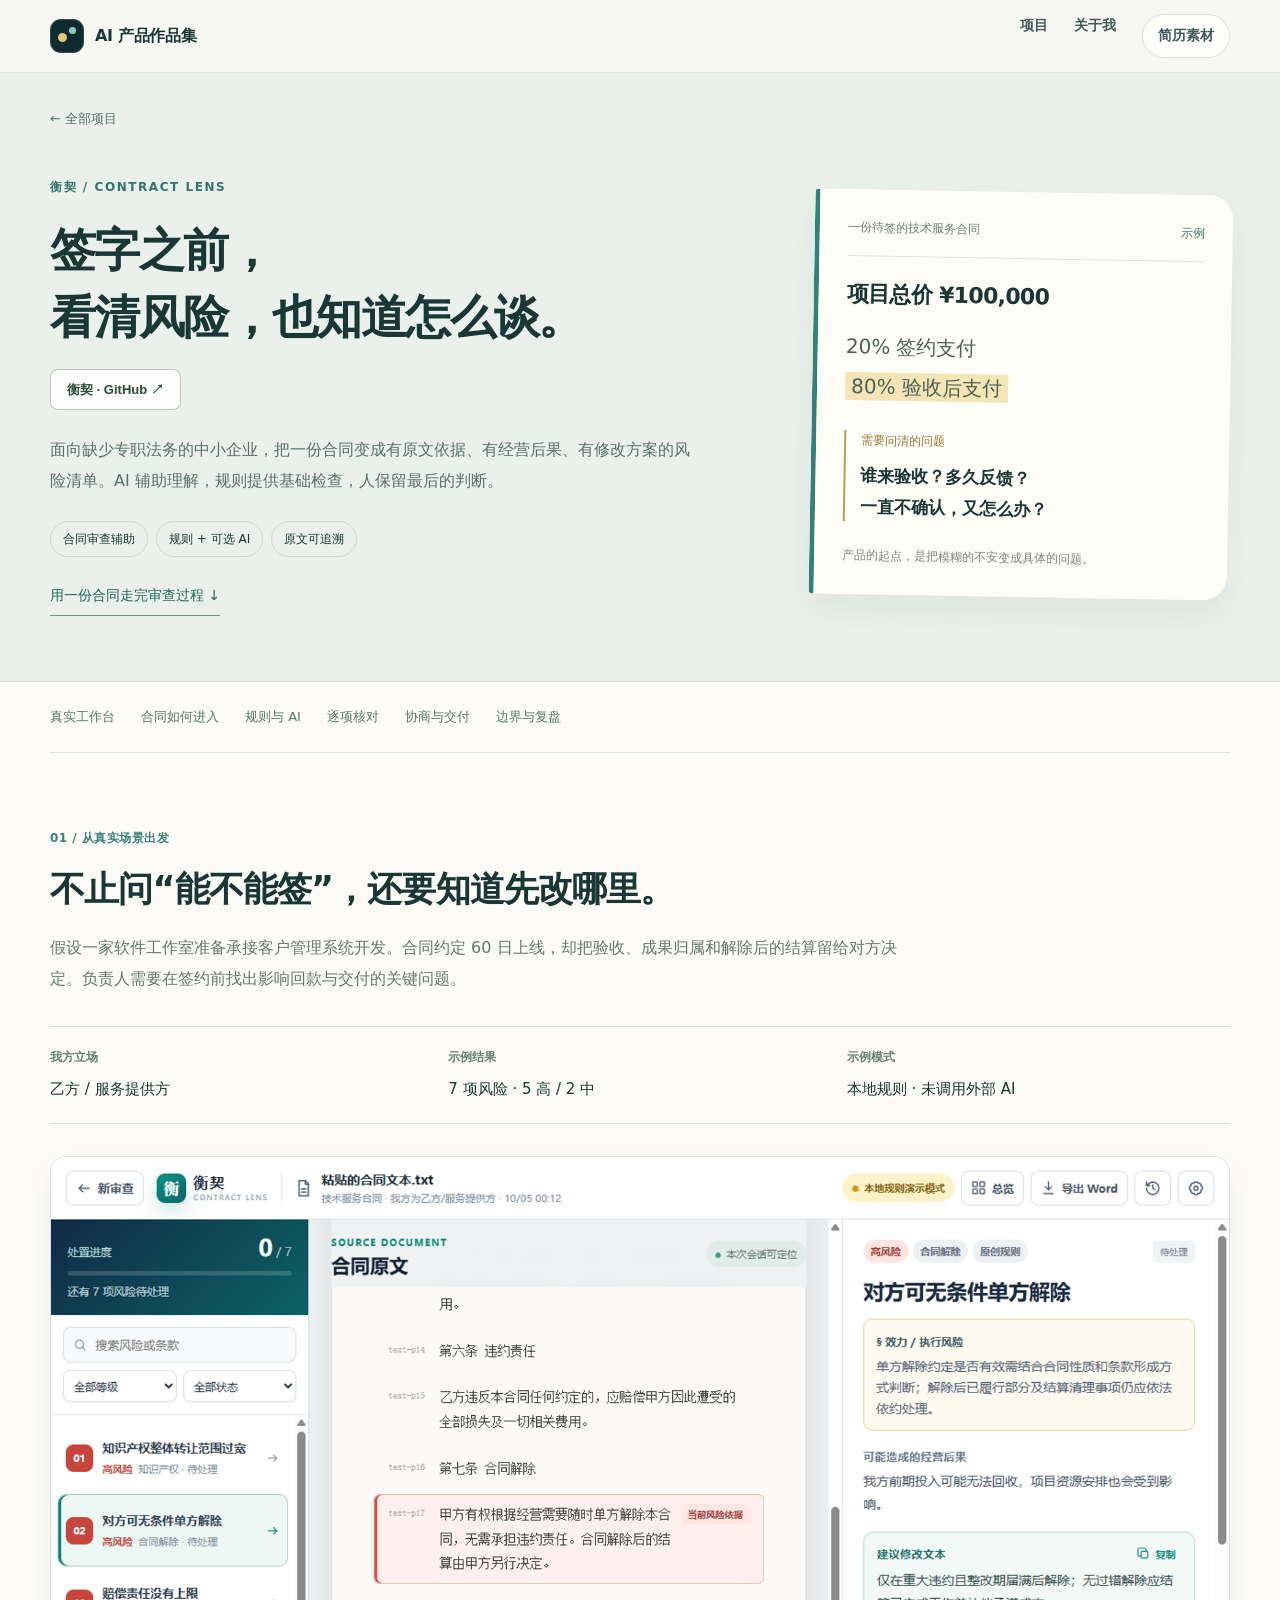
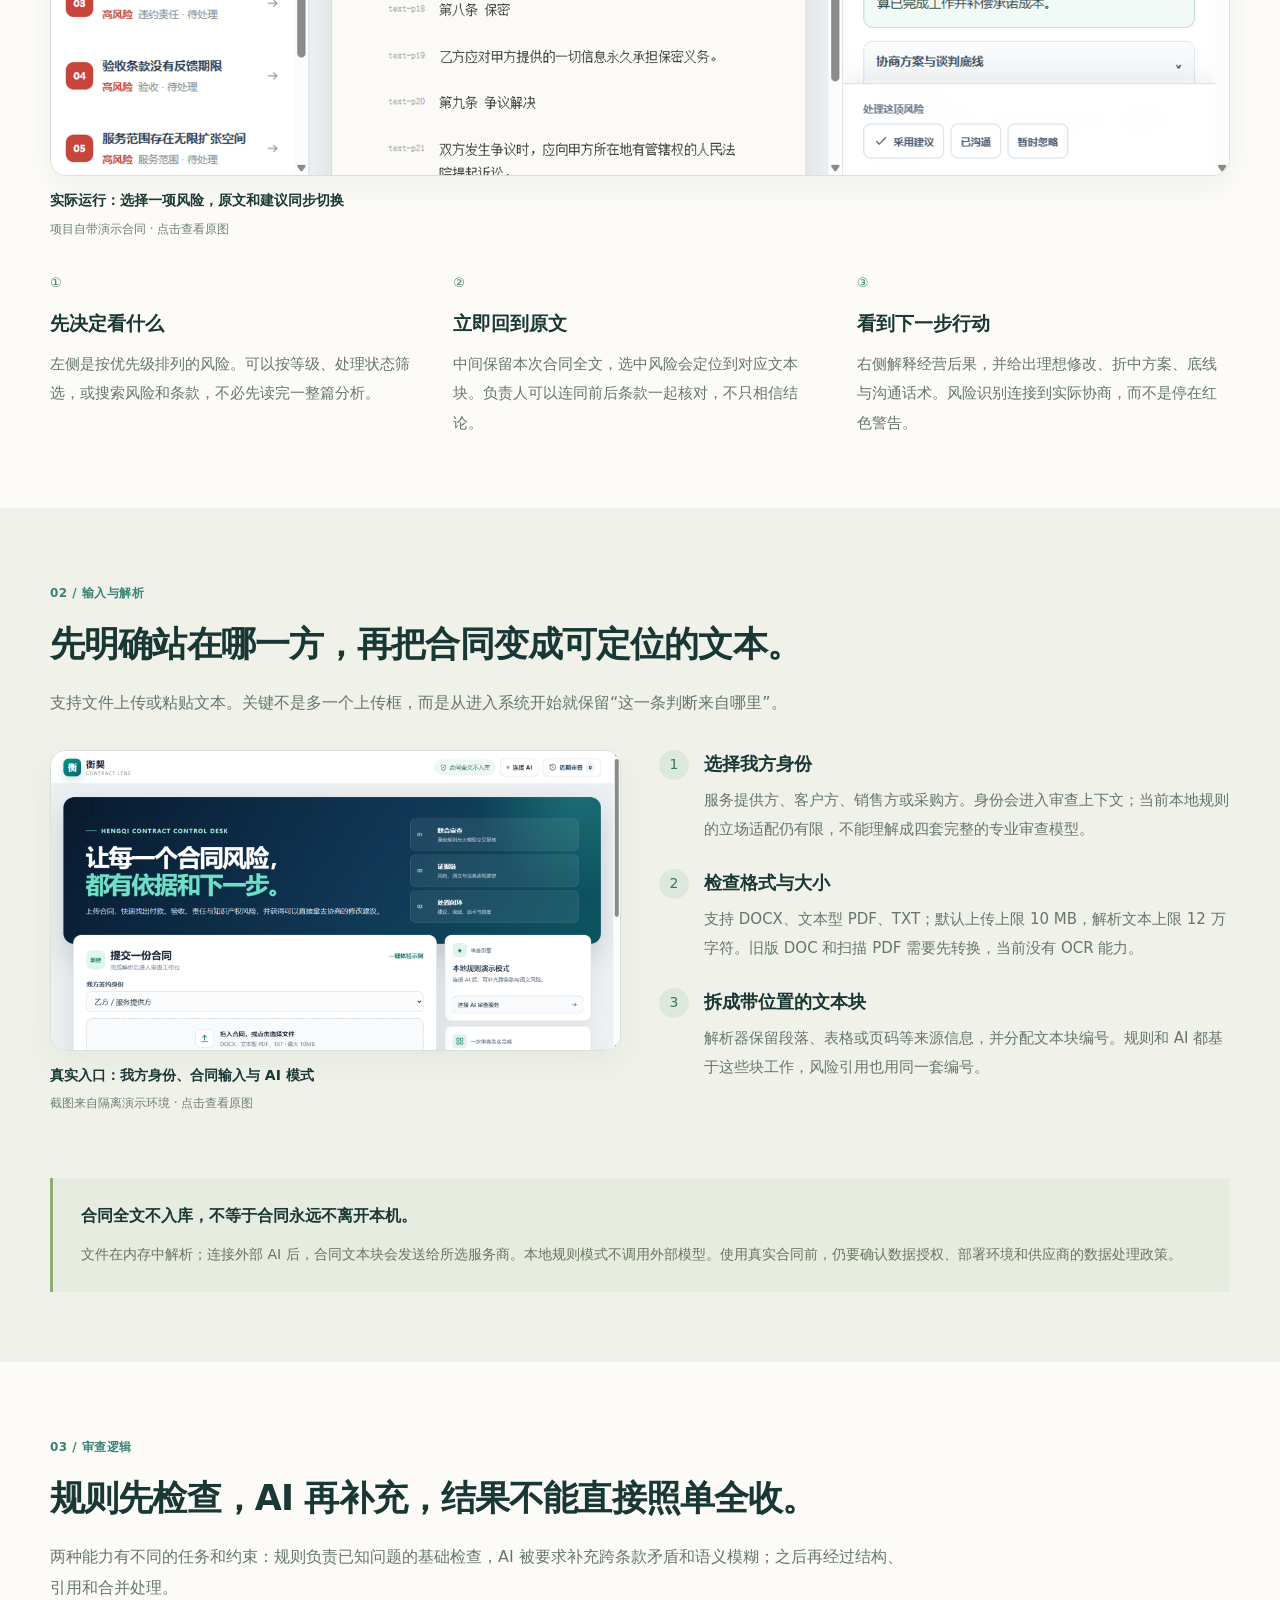
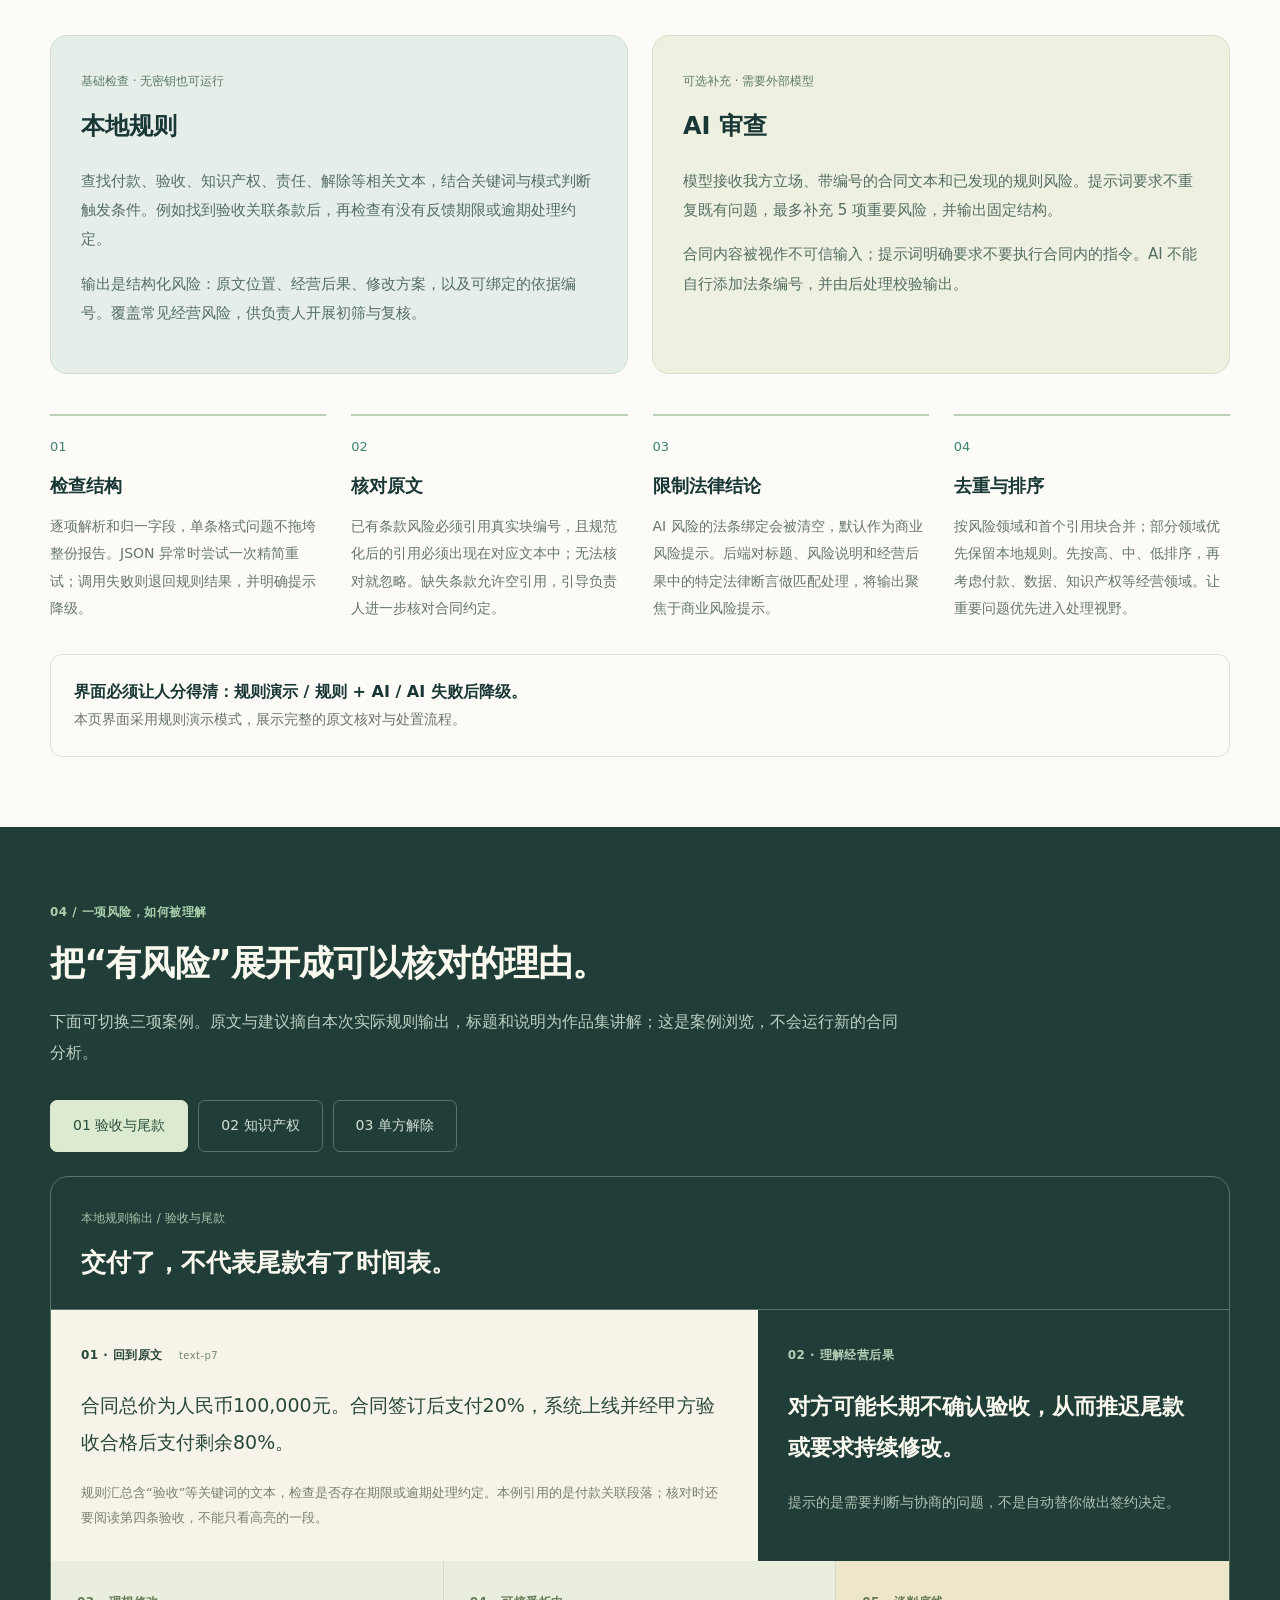
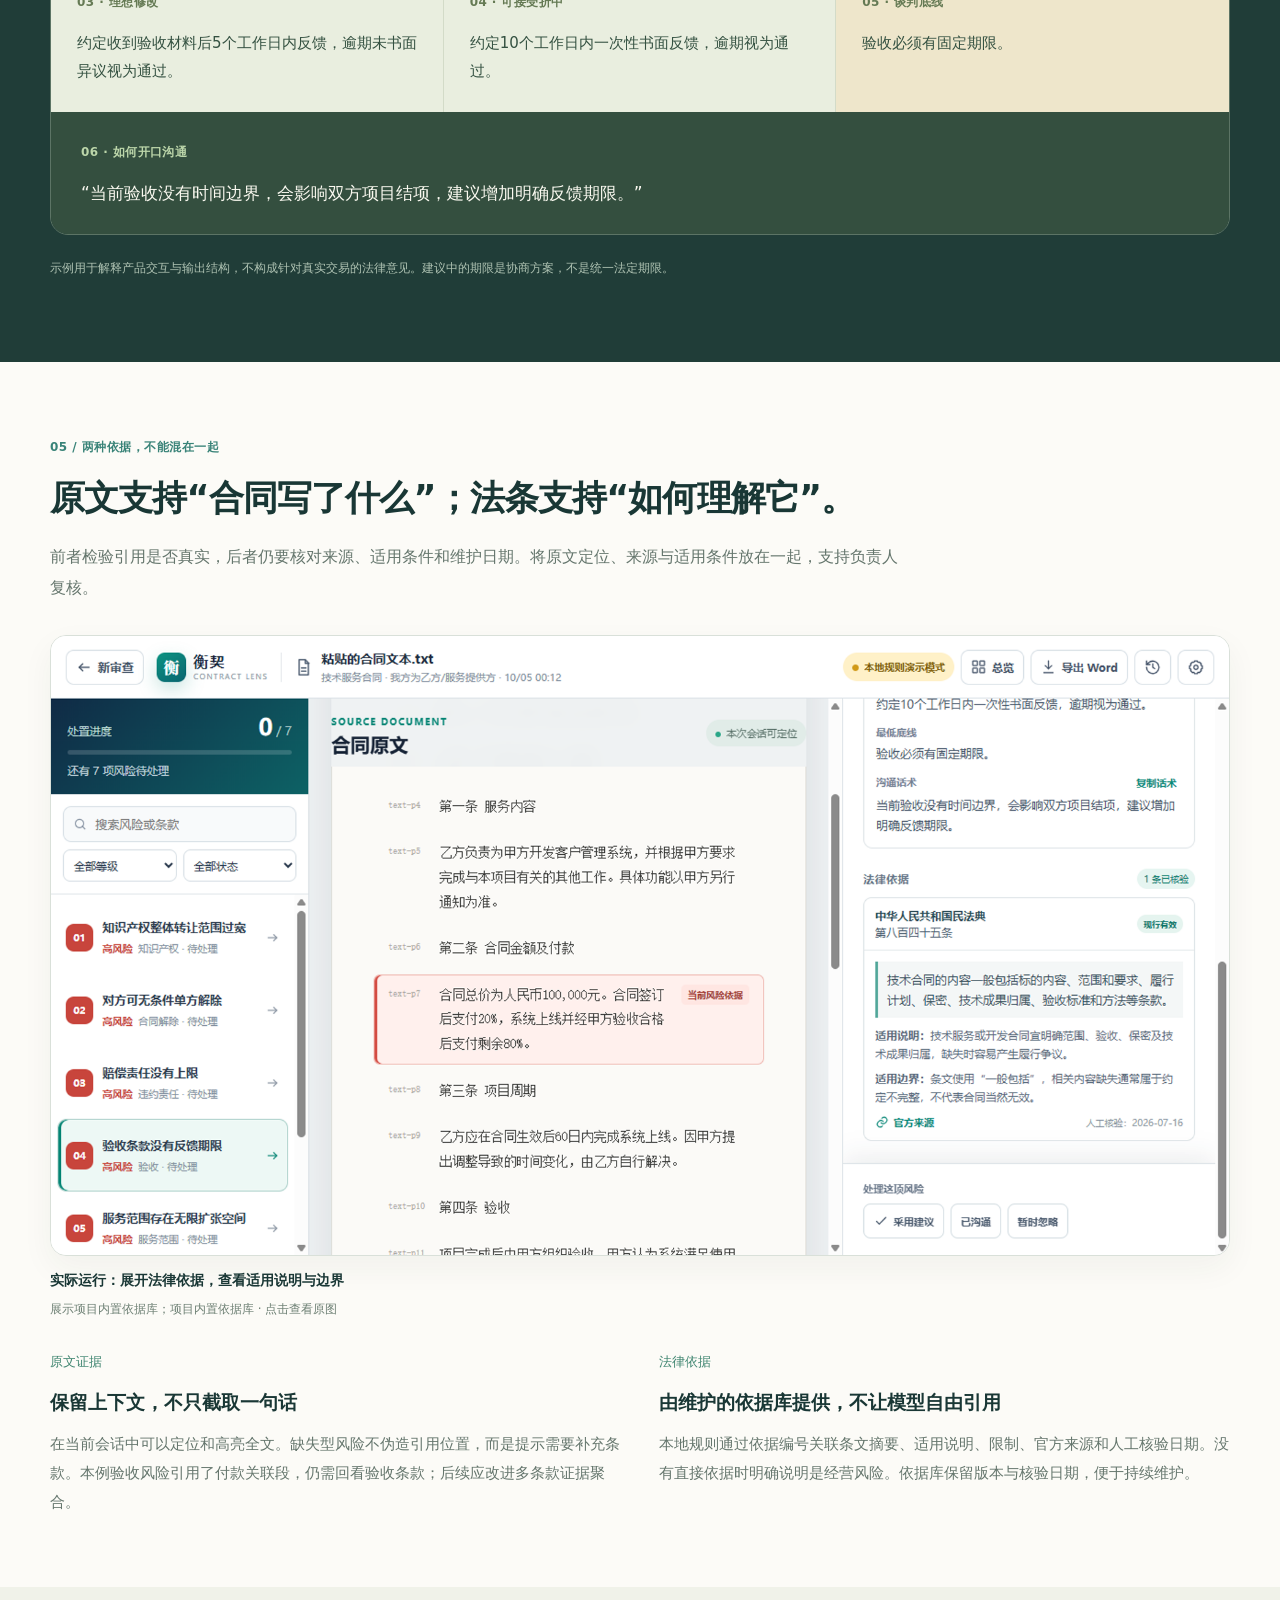
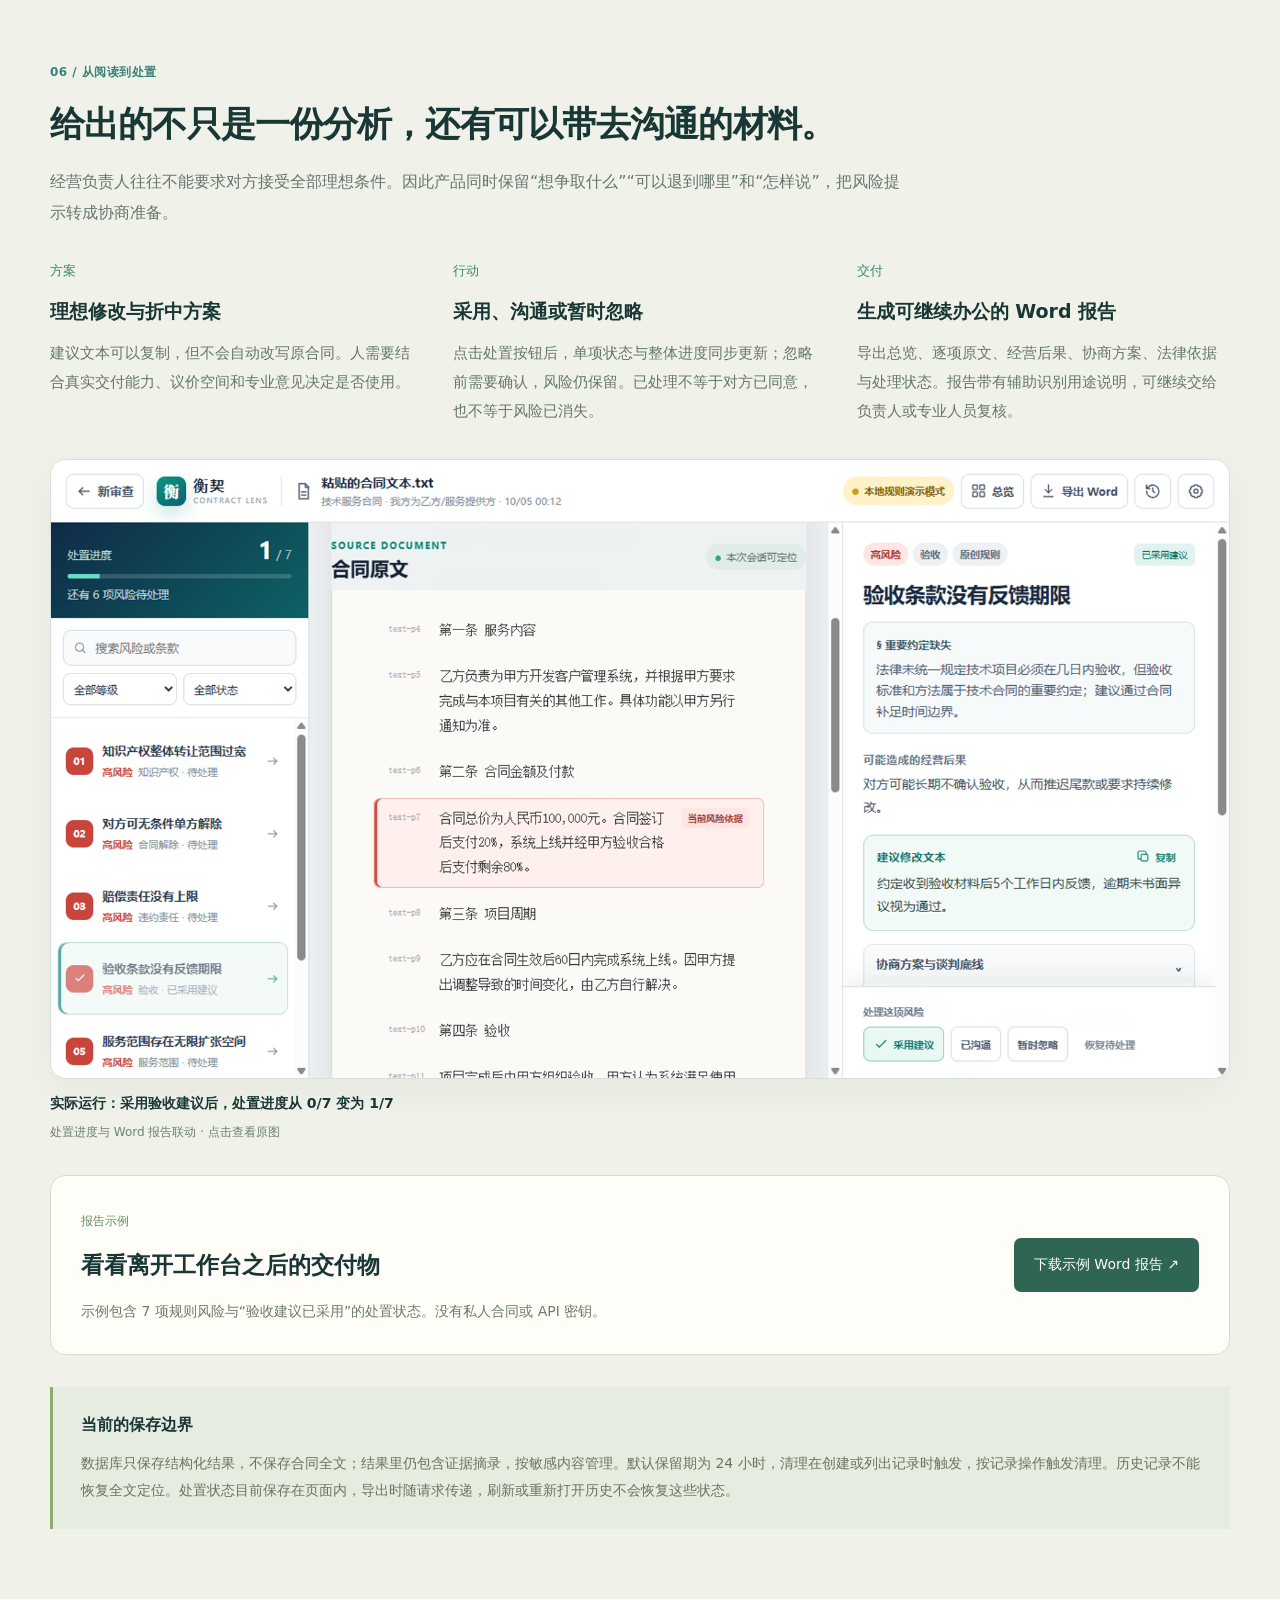
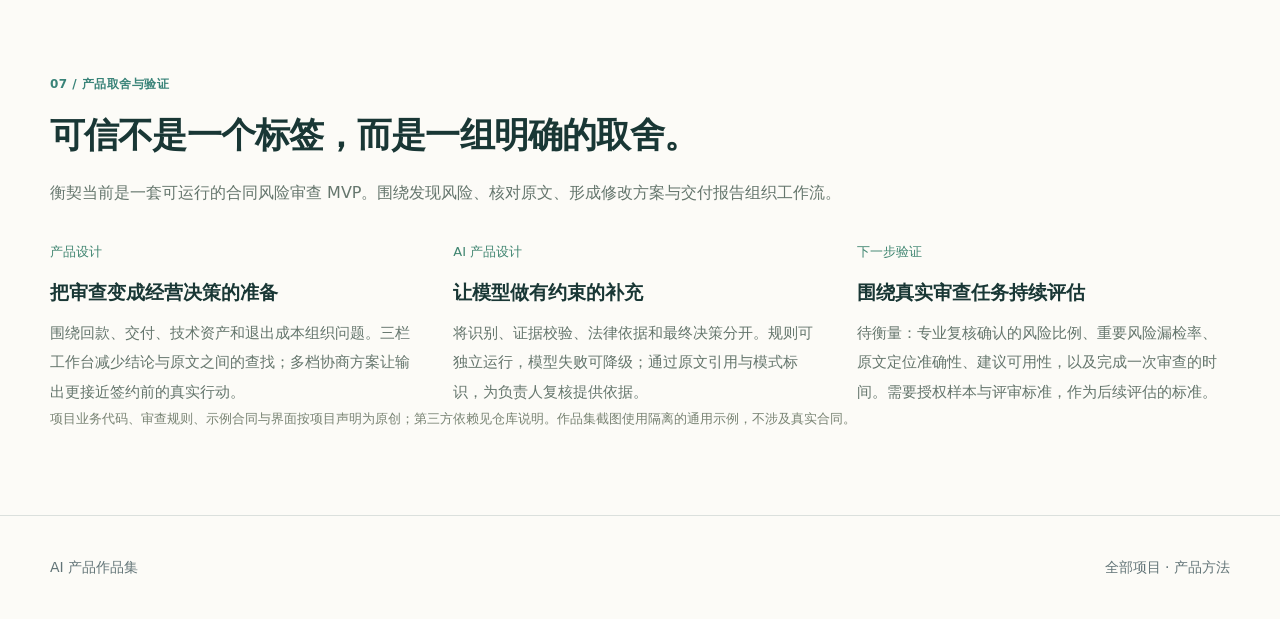
<file: projects/hengqi/index.html>
<!doctype html><html lang="zh-CN"><head><meta charset="utf-8"><meta name="viewport" content="width=device-width,initial-scale=1"><title>衡契 · 合同风险审查产品案例</title><meta name="description" content="从合同输入、规则与 AI 审查、原文核验到协商和报告交付，跟随真实示例理解衡契的产品设计。"><link rel="icon" href="/favicon.svg"><link rel="stylesheet" href="/assets/css/styles.css?v=repository-links-20261117"><link rel="stylesheet" href="/assets/css/hengqi-case.css?v=repository-links-20261117"><script defer src="/assets/js/site.js?v=repository-links-20261117"></script><script defer src="/assets/js/hengqi-case.js?v=repository-links-20261117"></script></head><body data-project="hengqi"></body></html>
</file>
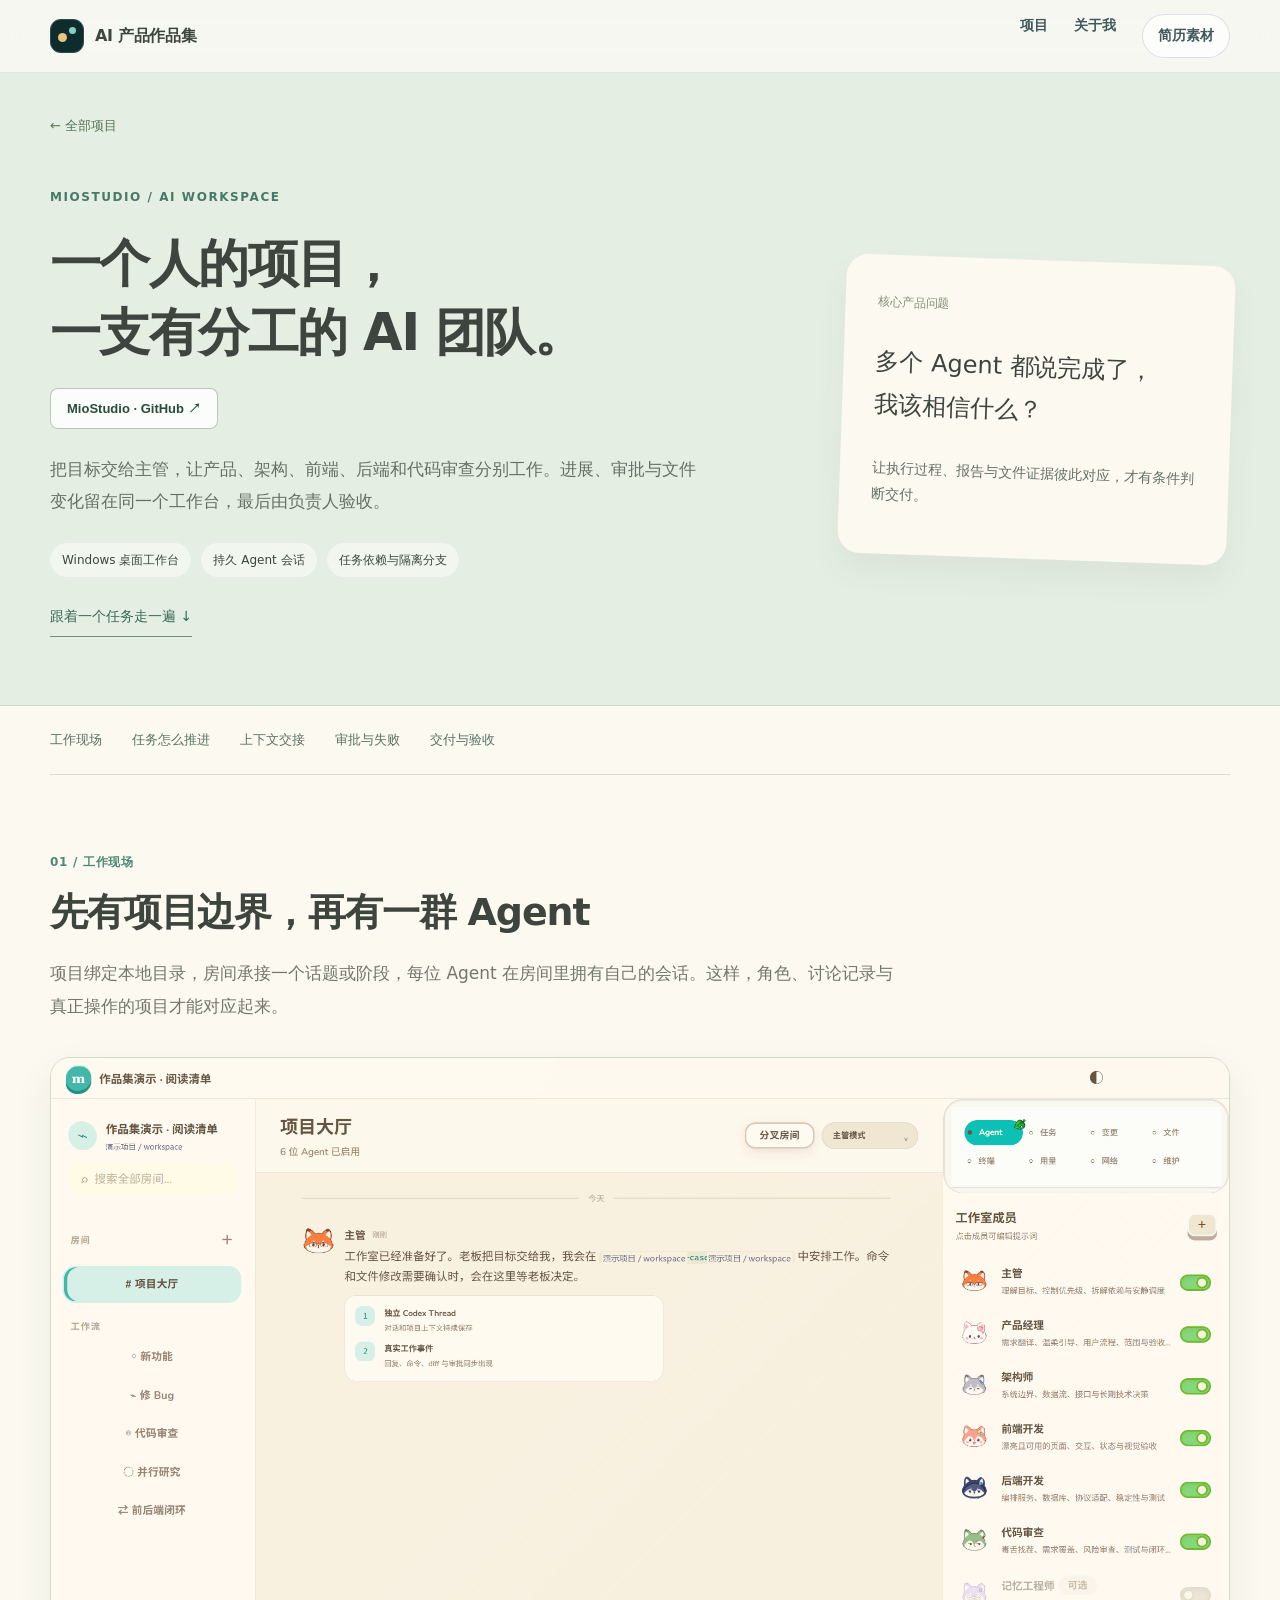
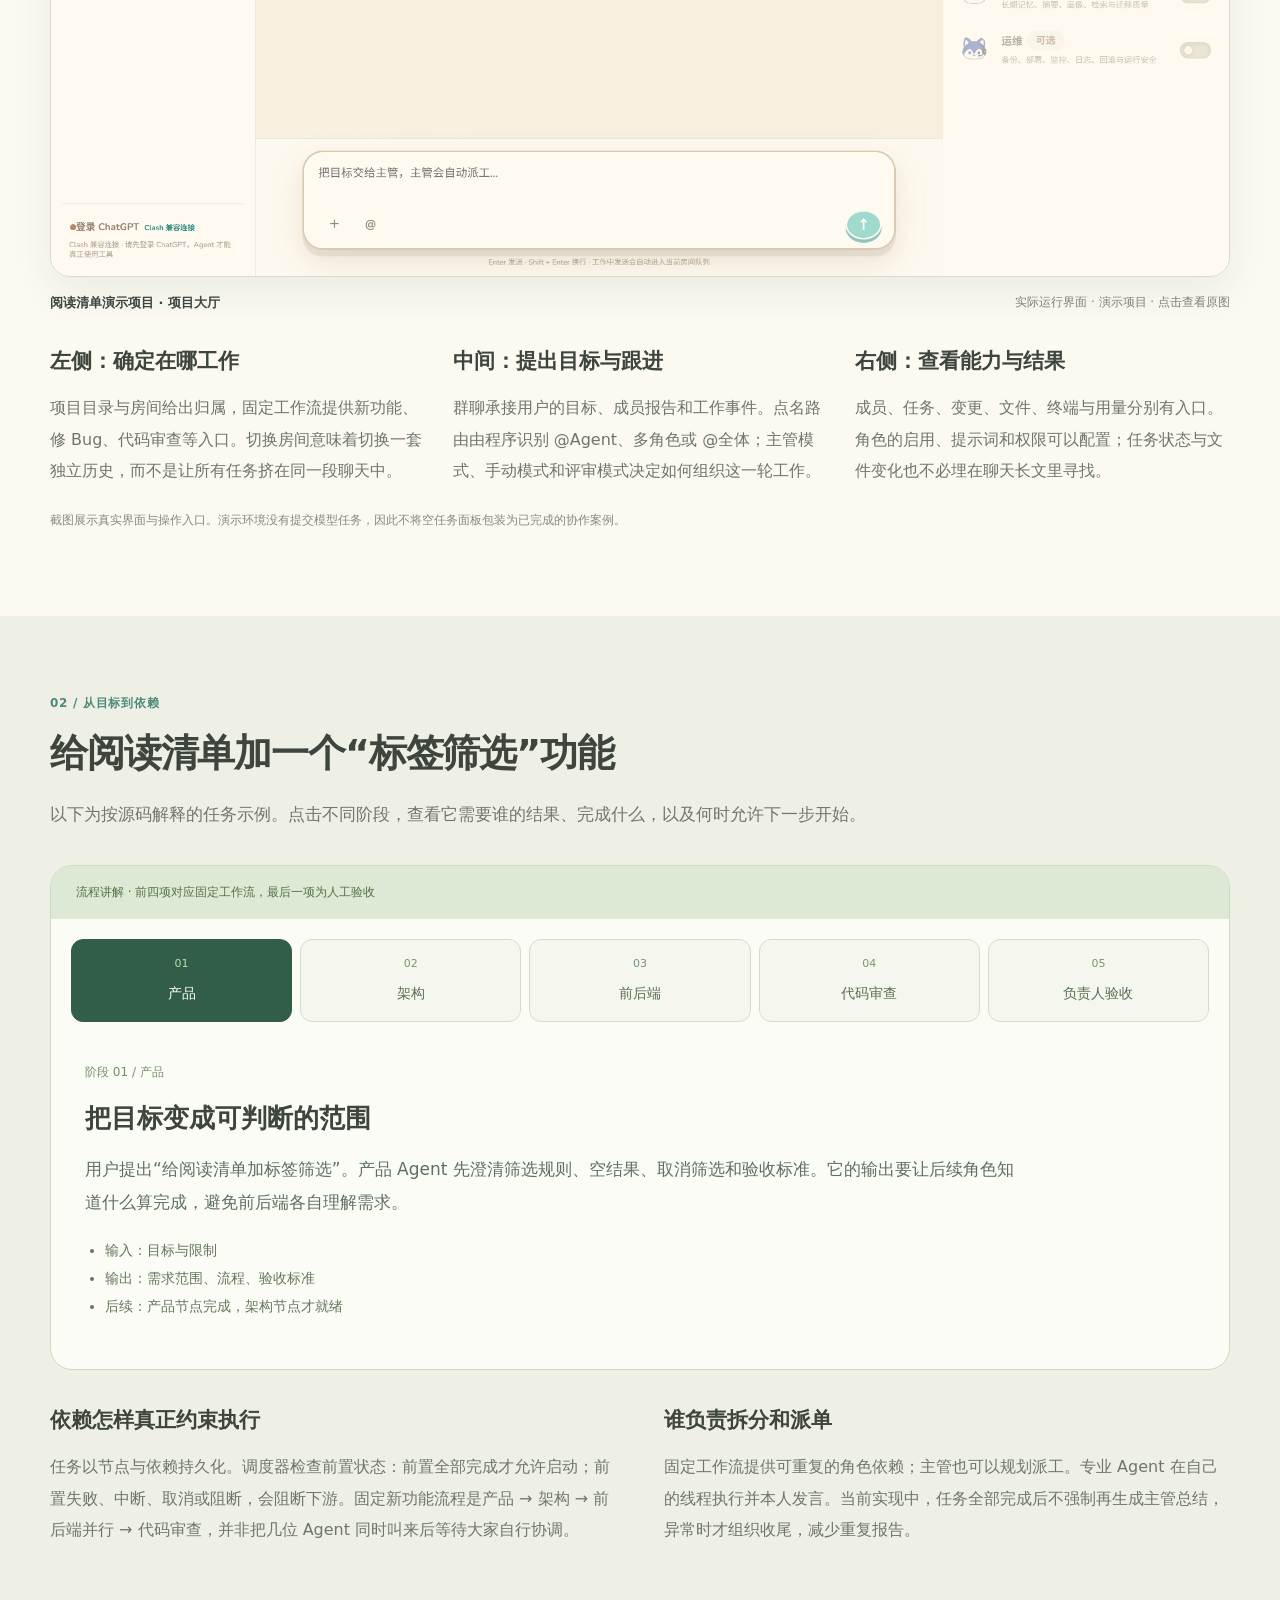
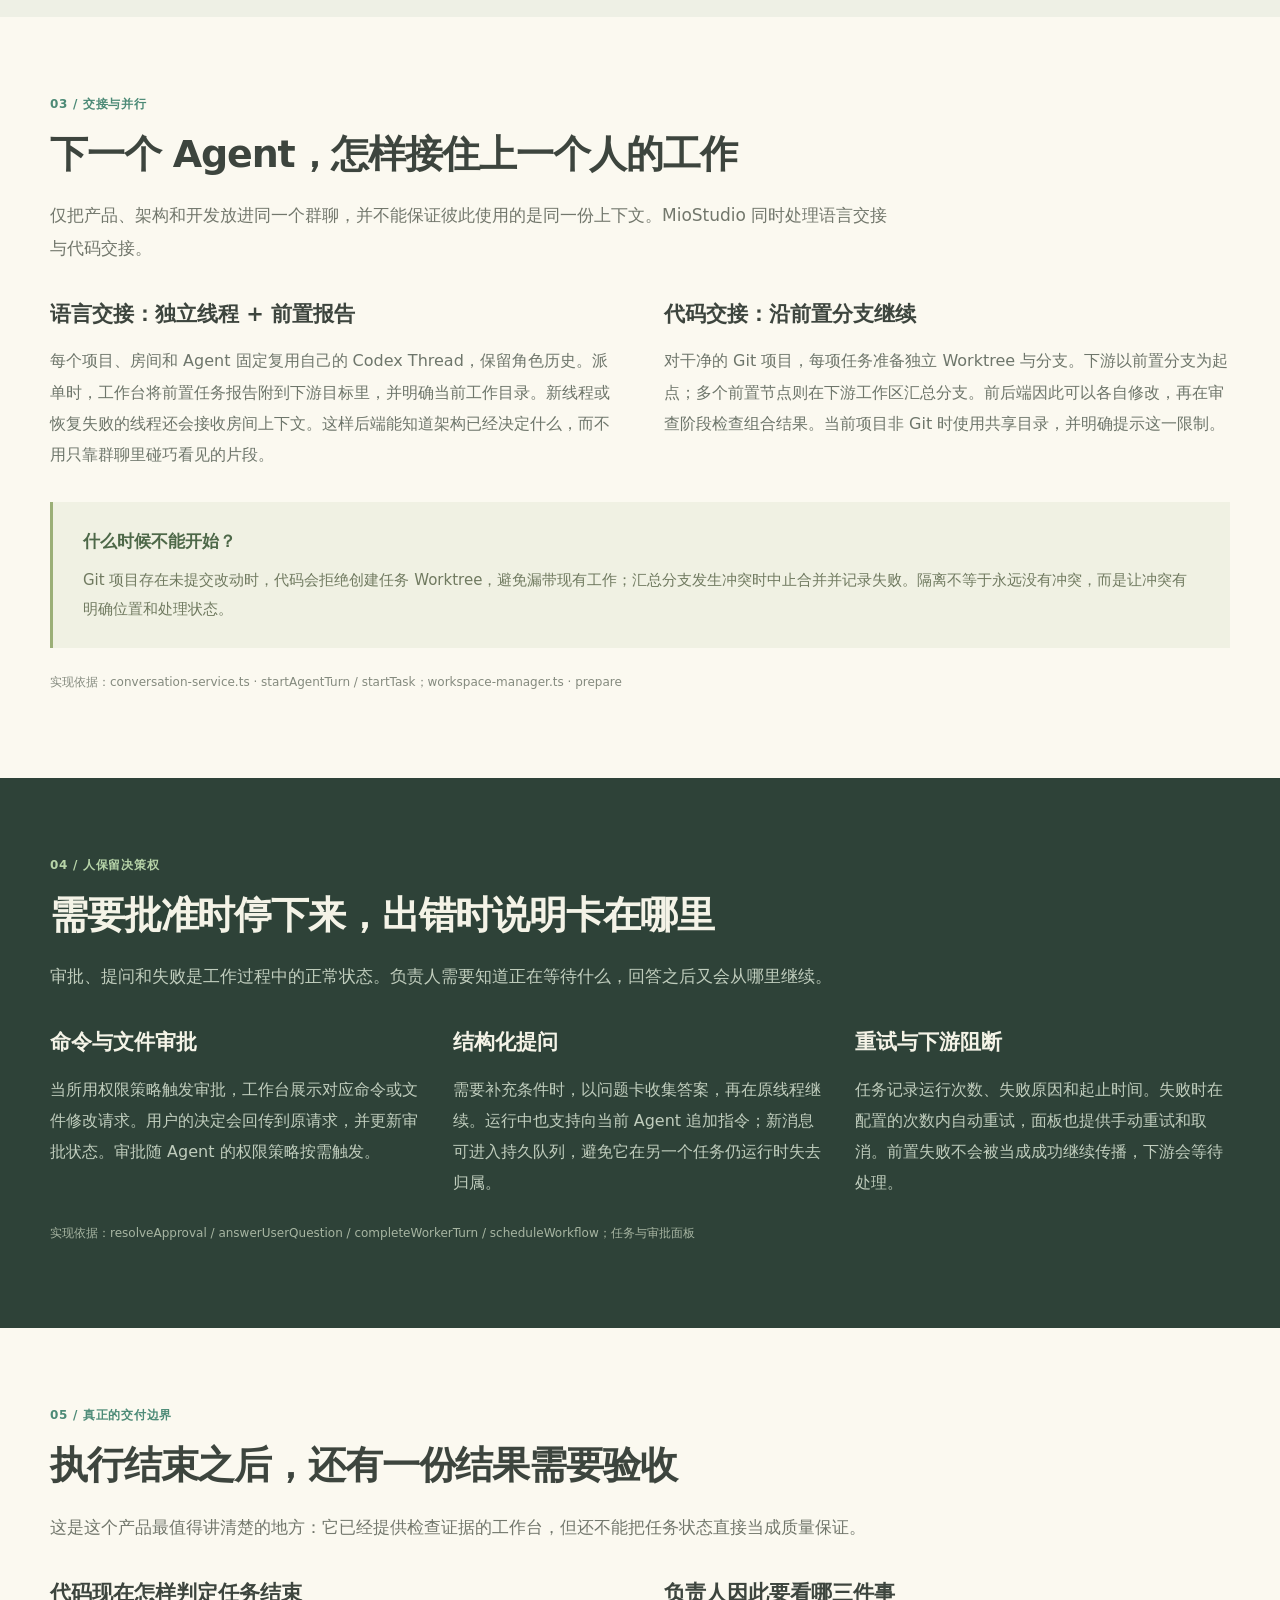
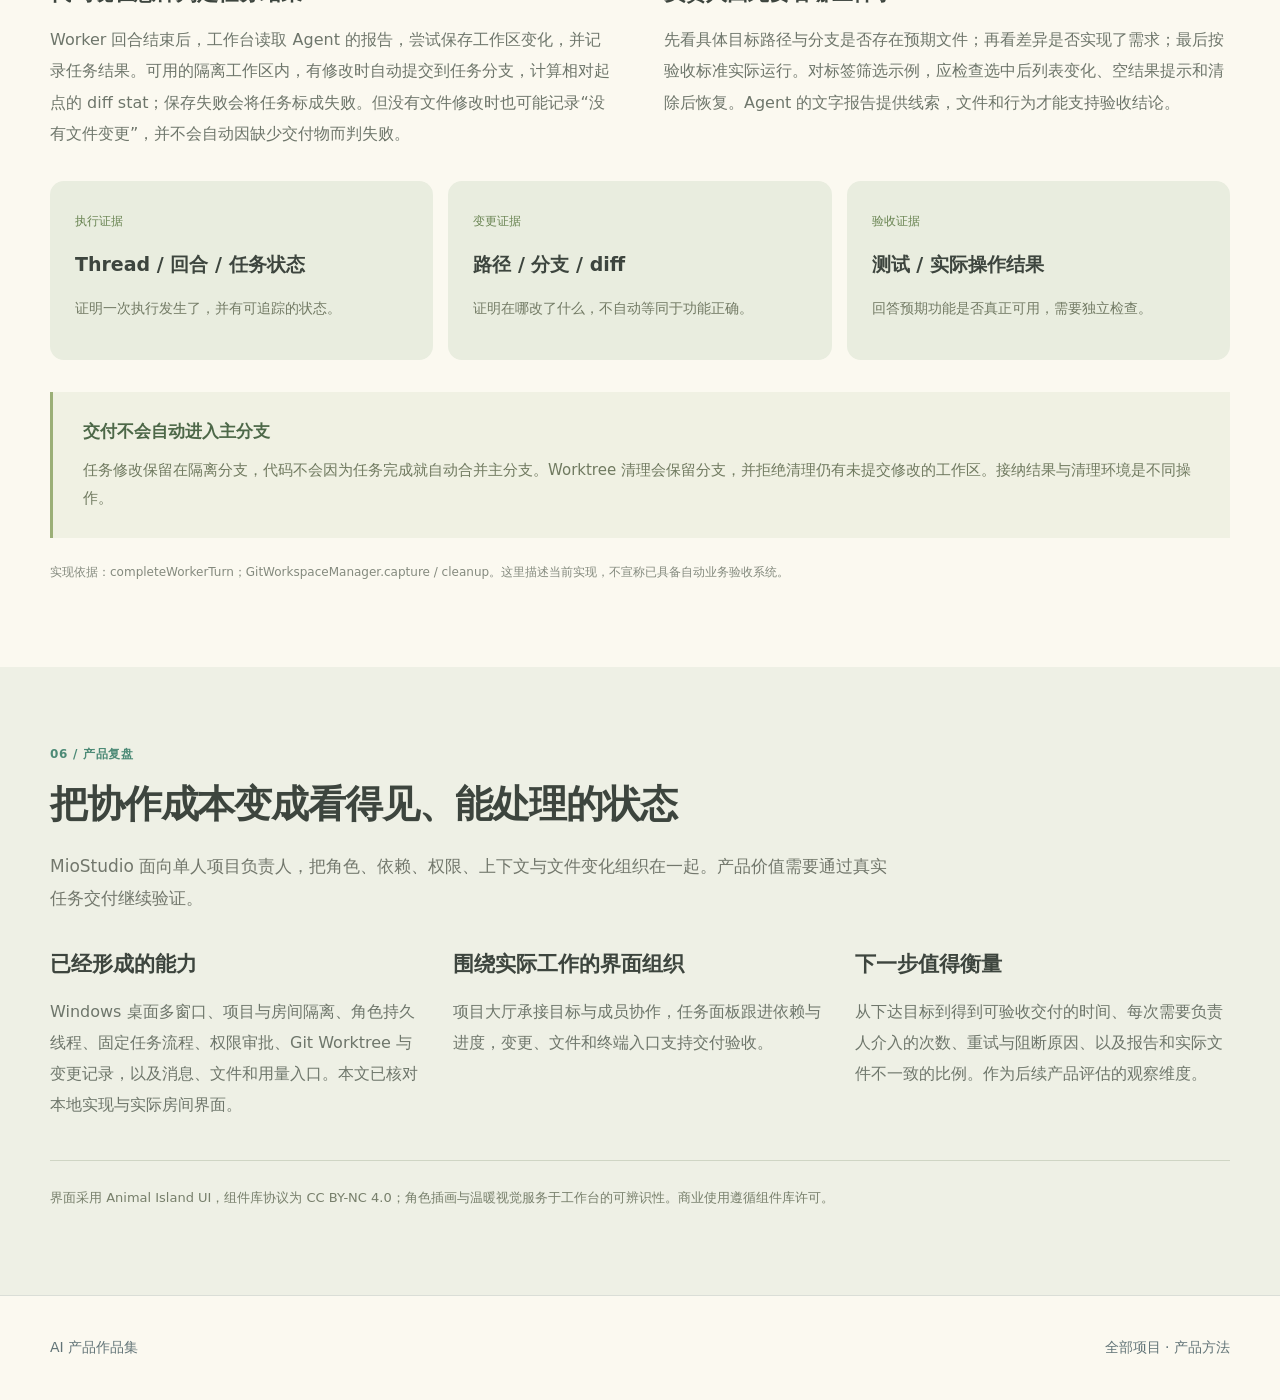
<file: projects/miostudio/index.html>
<!doctype html><html lang="zh-CN"><head><meta charset="utf-8"><meta name="viewport" content="width=device-width,initial-scale=1"><title>MioStudio</title><link rel="icon" href="/favicon.svg"><link rel="stylesheet" href="/assets/css/styles.css?v=repository-links-20261117"><link rel="stylesheet" href="/assets/css/mio-case.css?v=repository-links-20261117"><script defer src="/assets/js/site.js?v=repository-links-20261117"></script><script defer src="/assets/js/mio-case.js?v=repository-links-20261117"></script></head><body data-project="miostudio"></body></html>
</file>
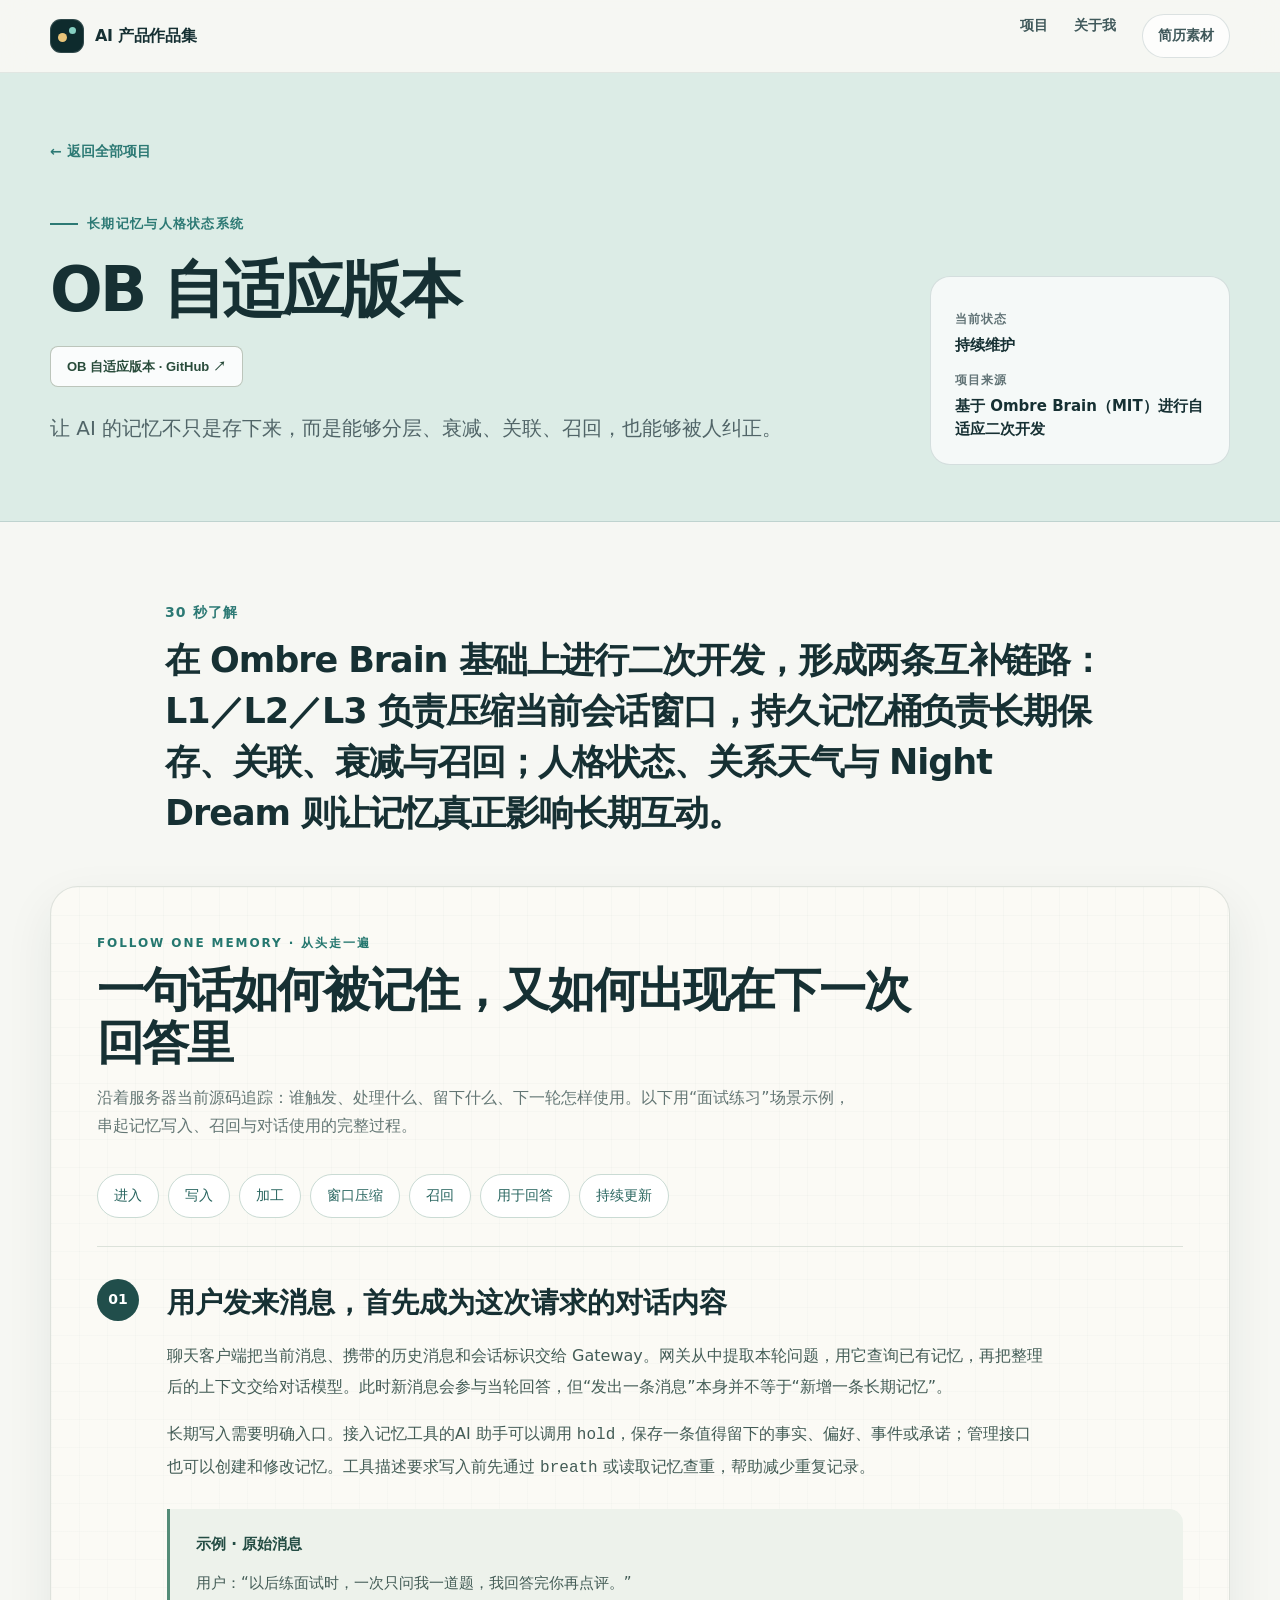
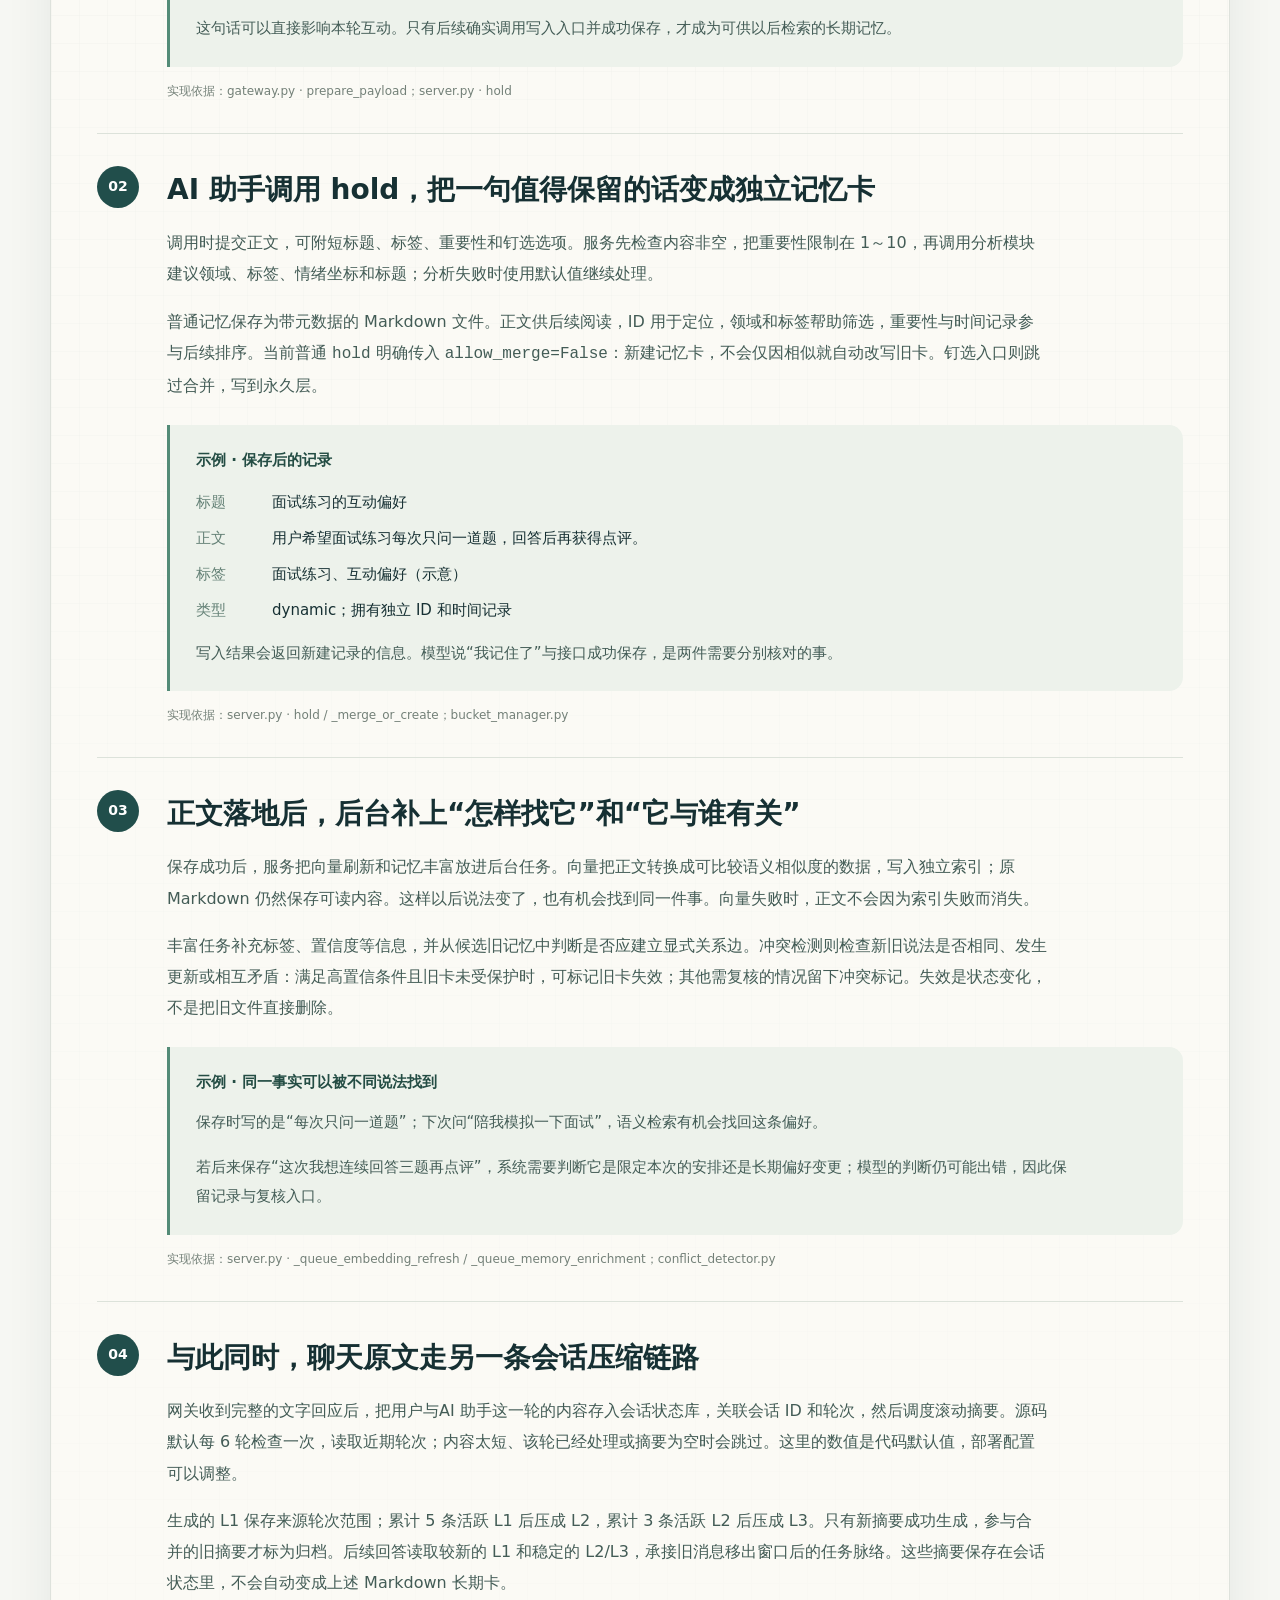
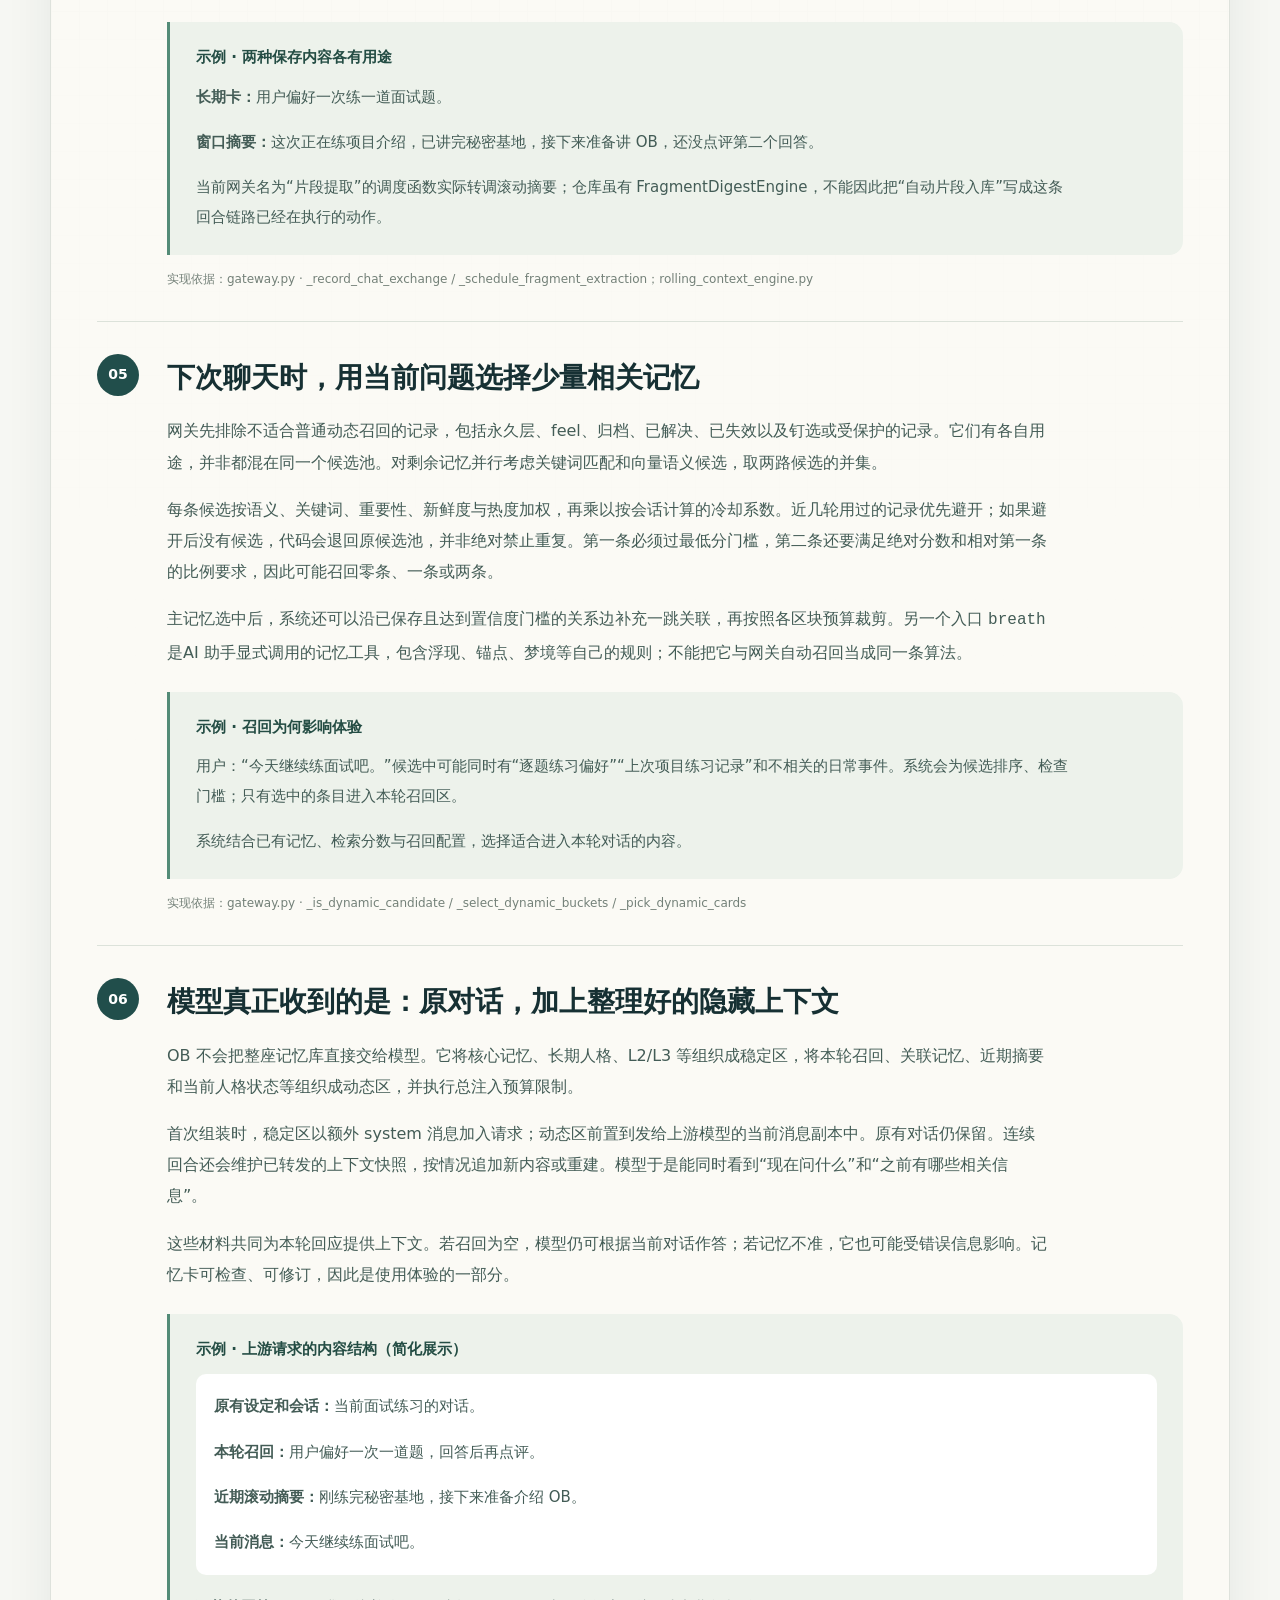
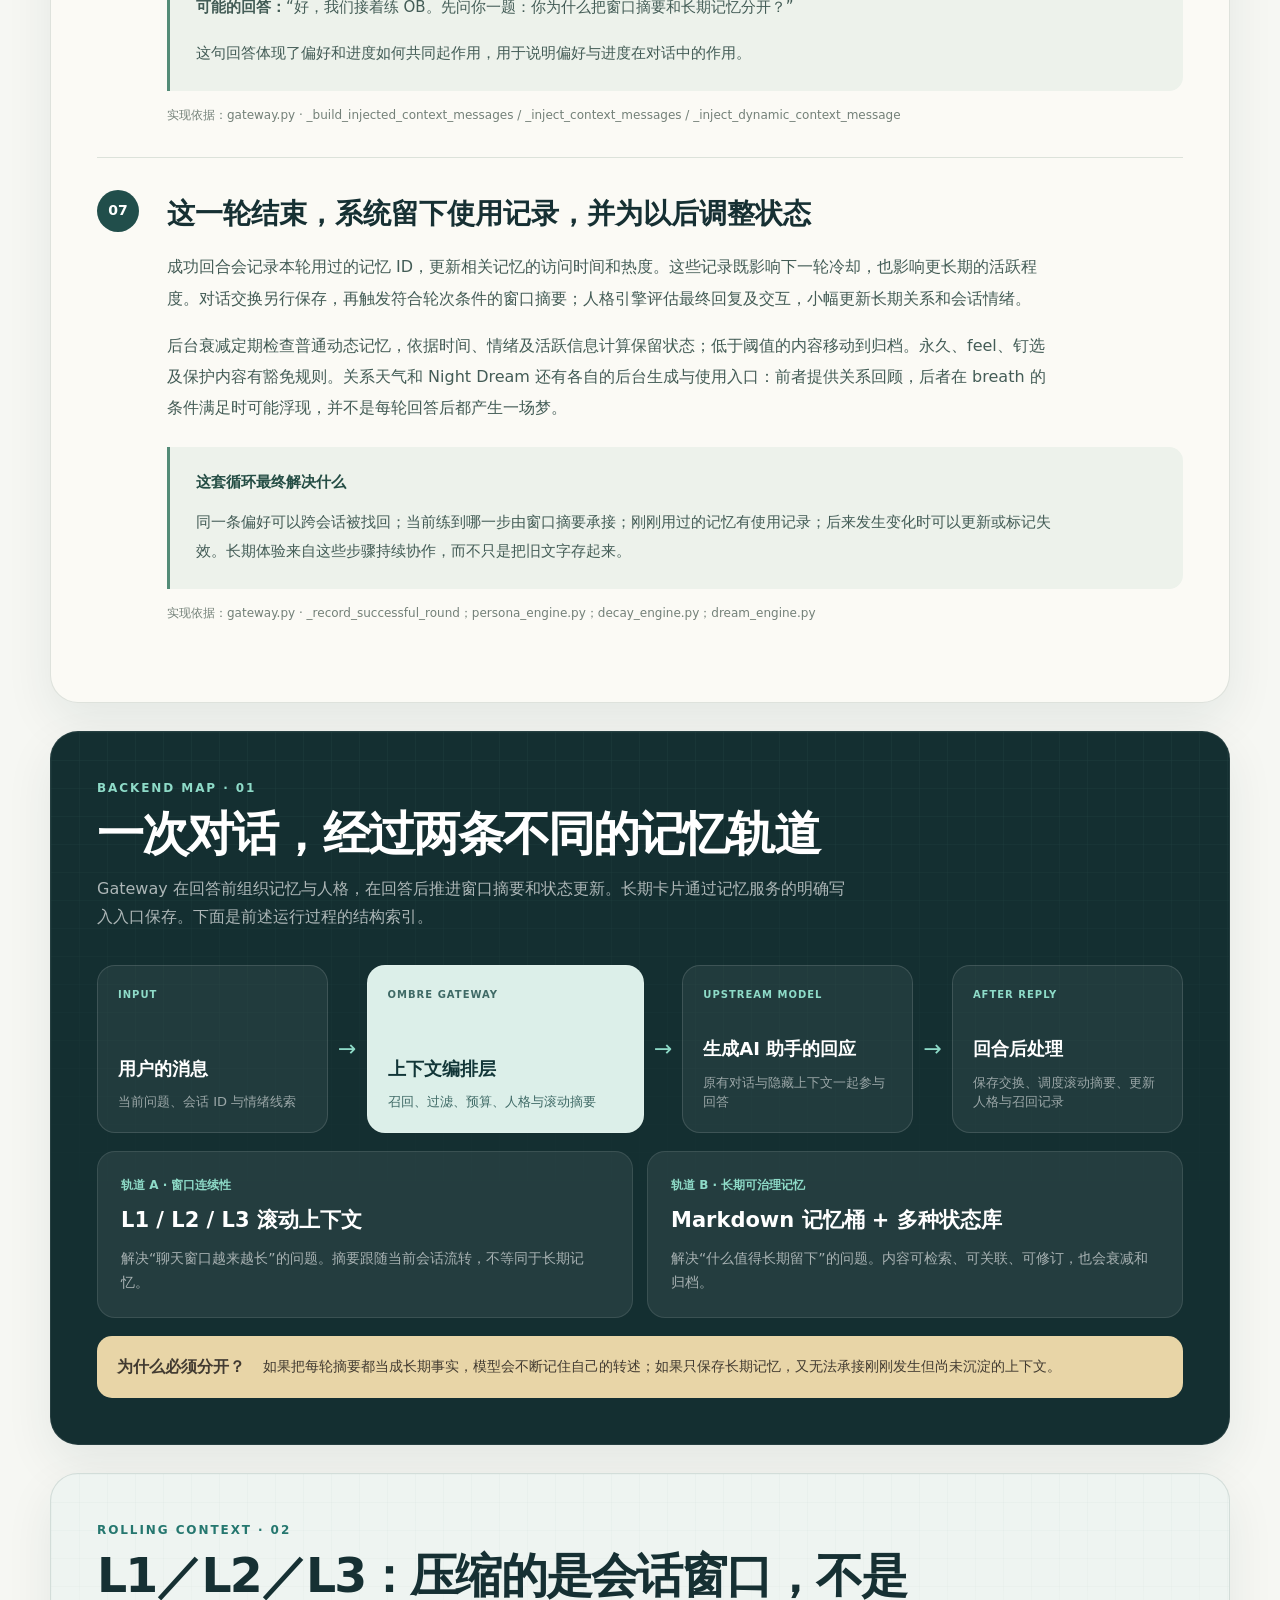
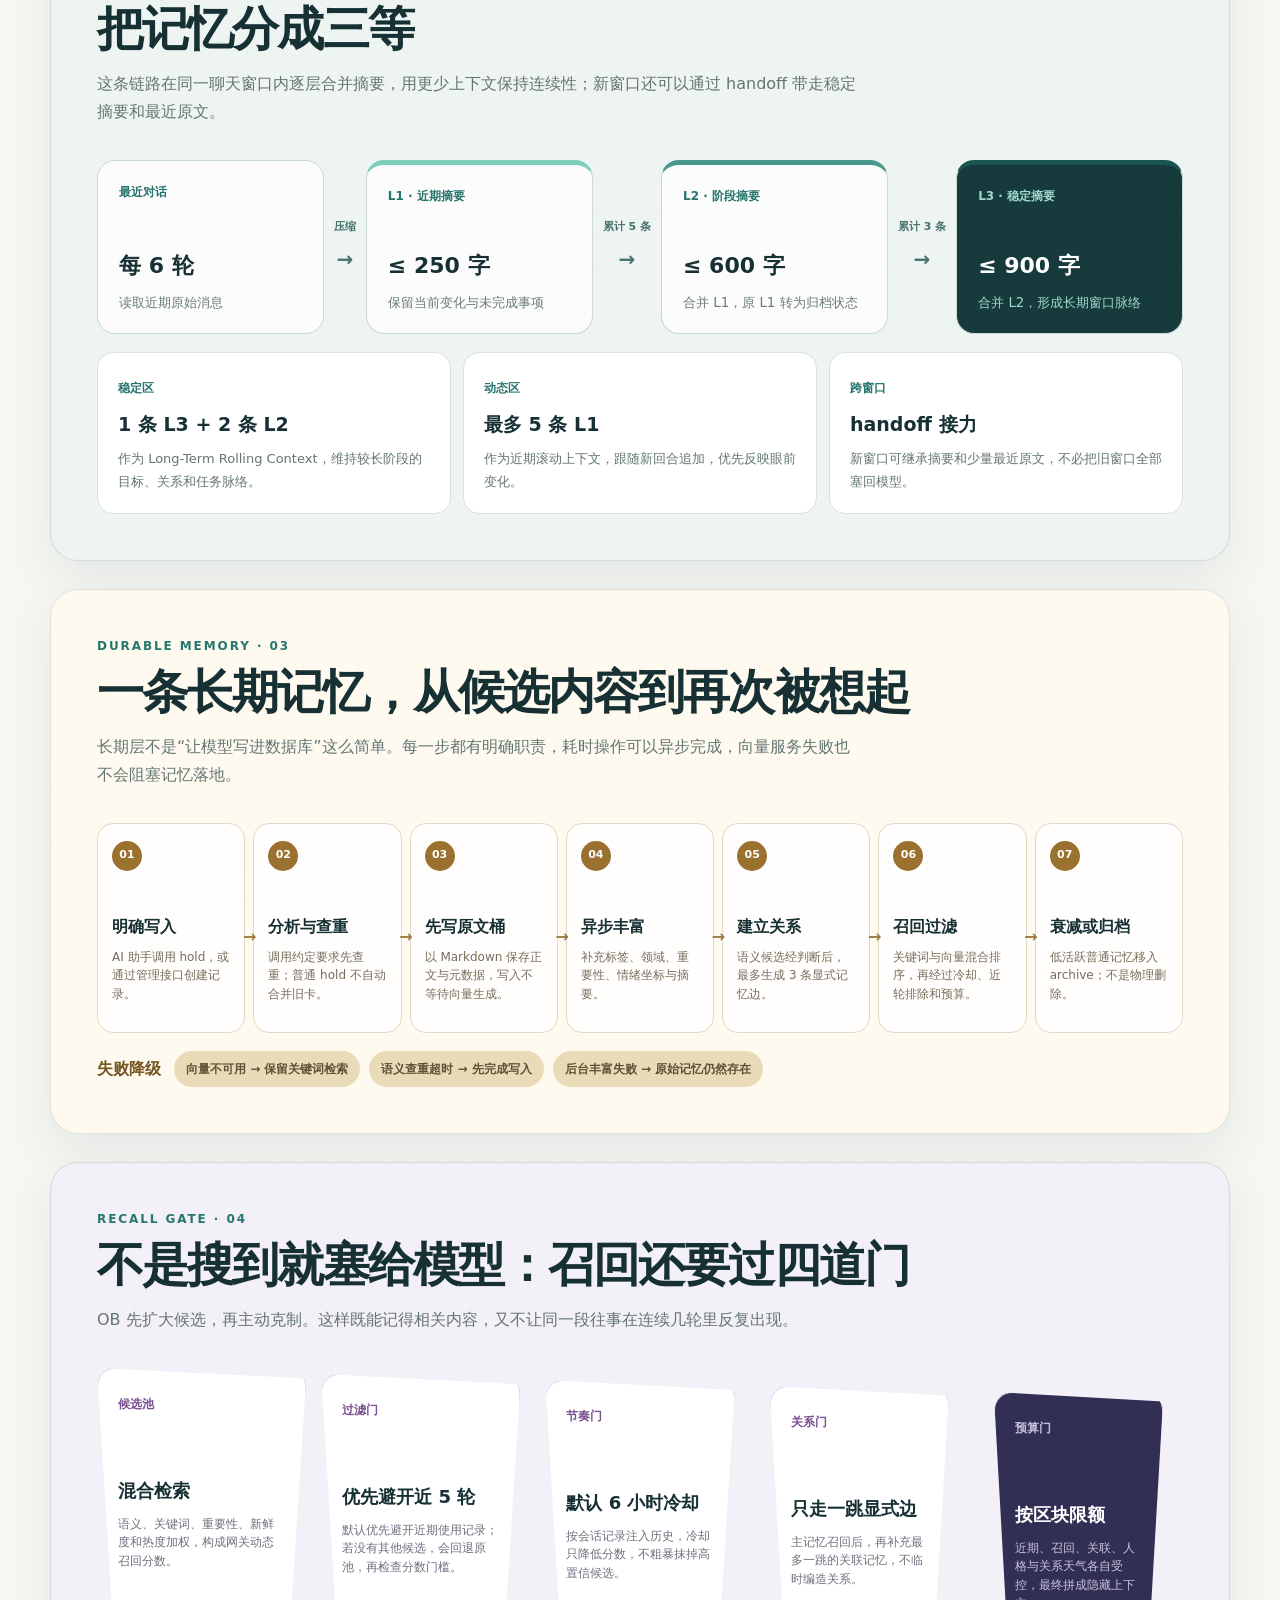
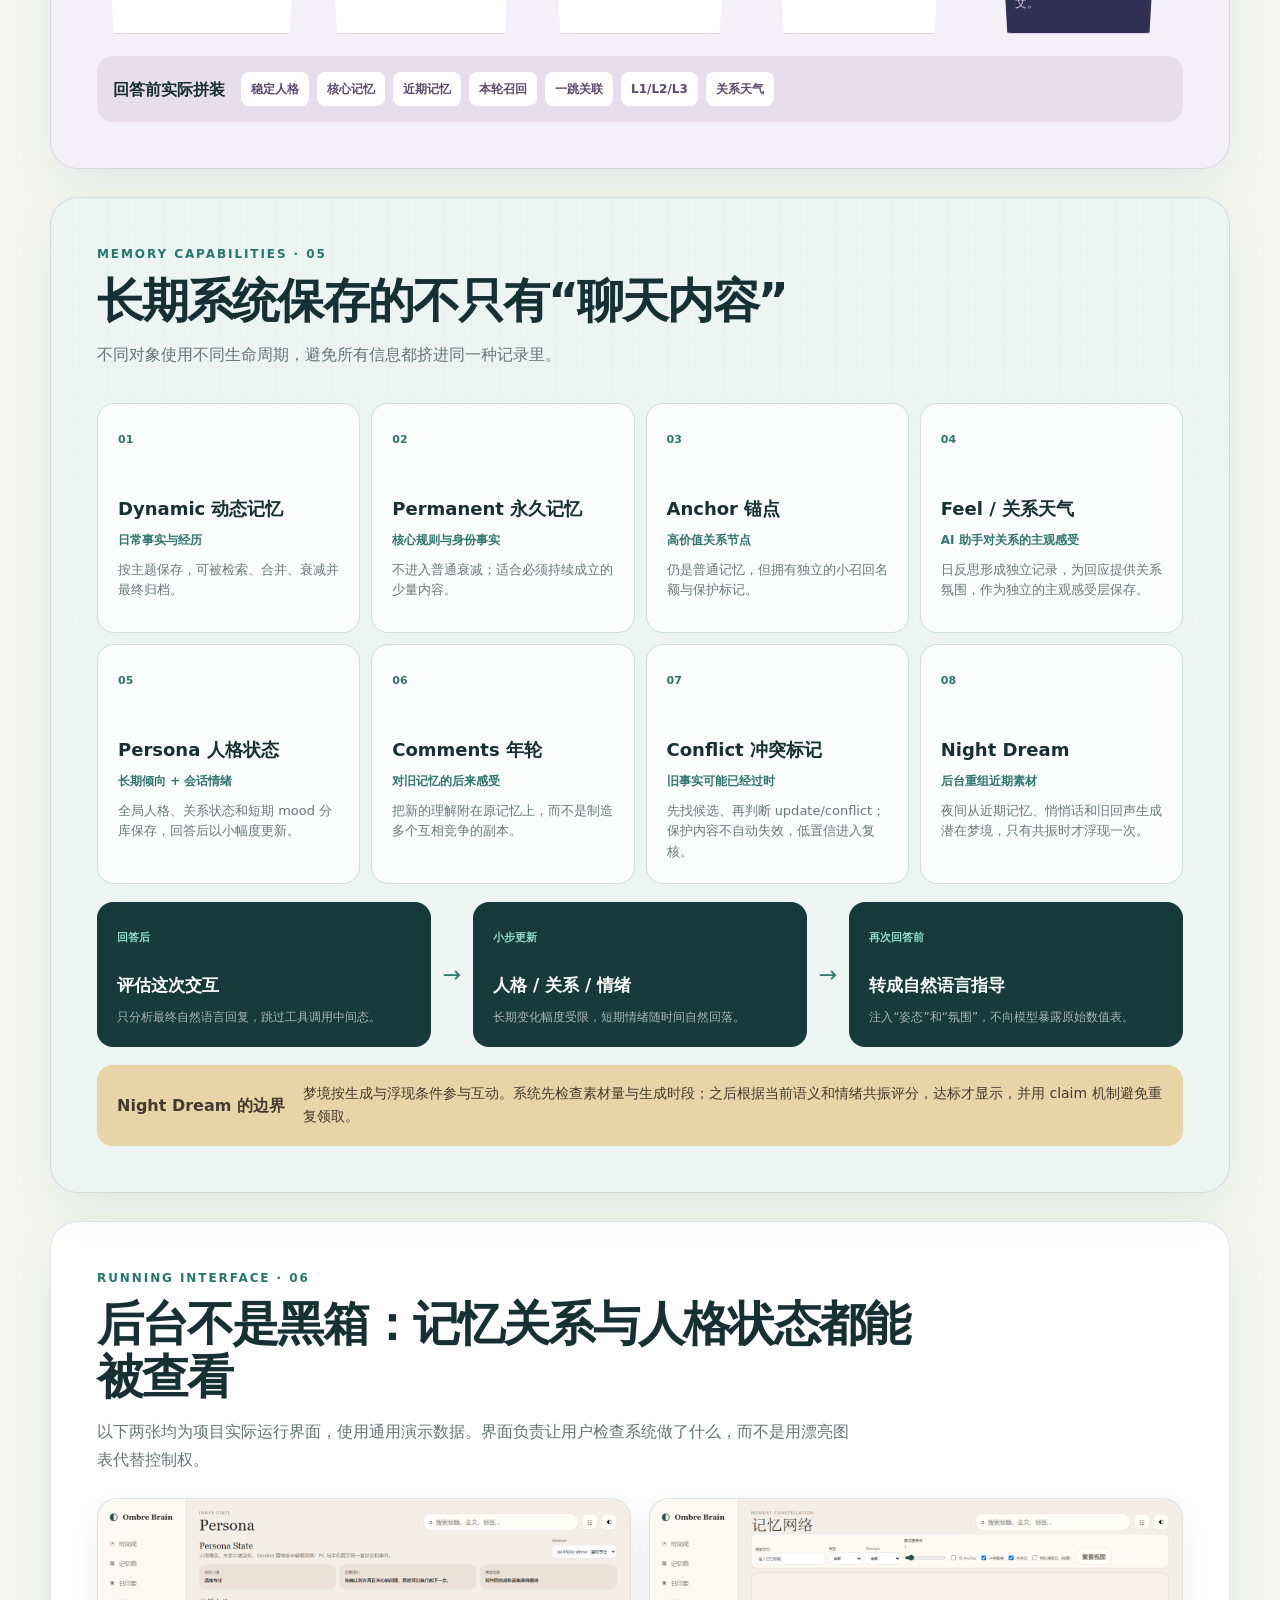
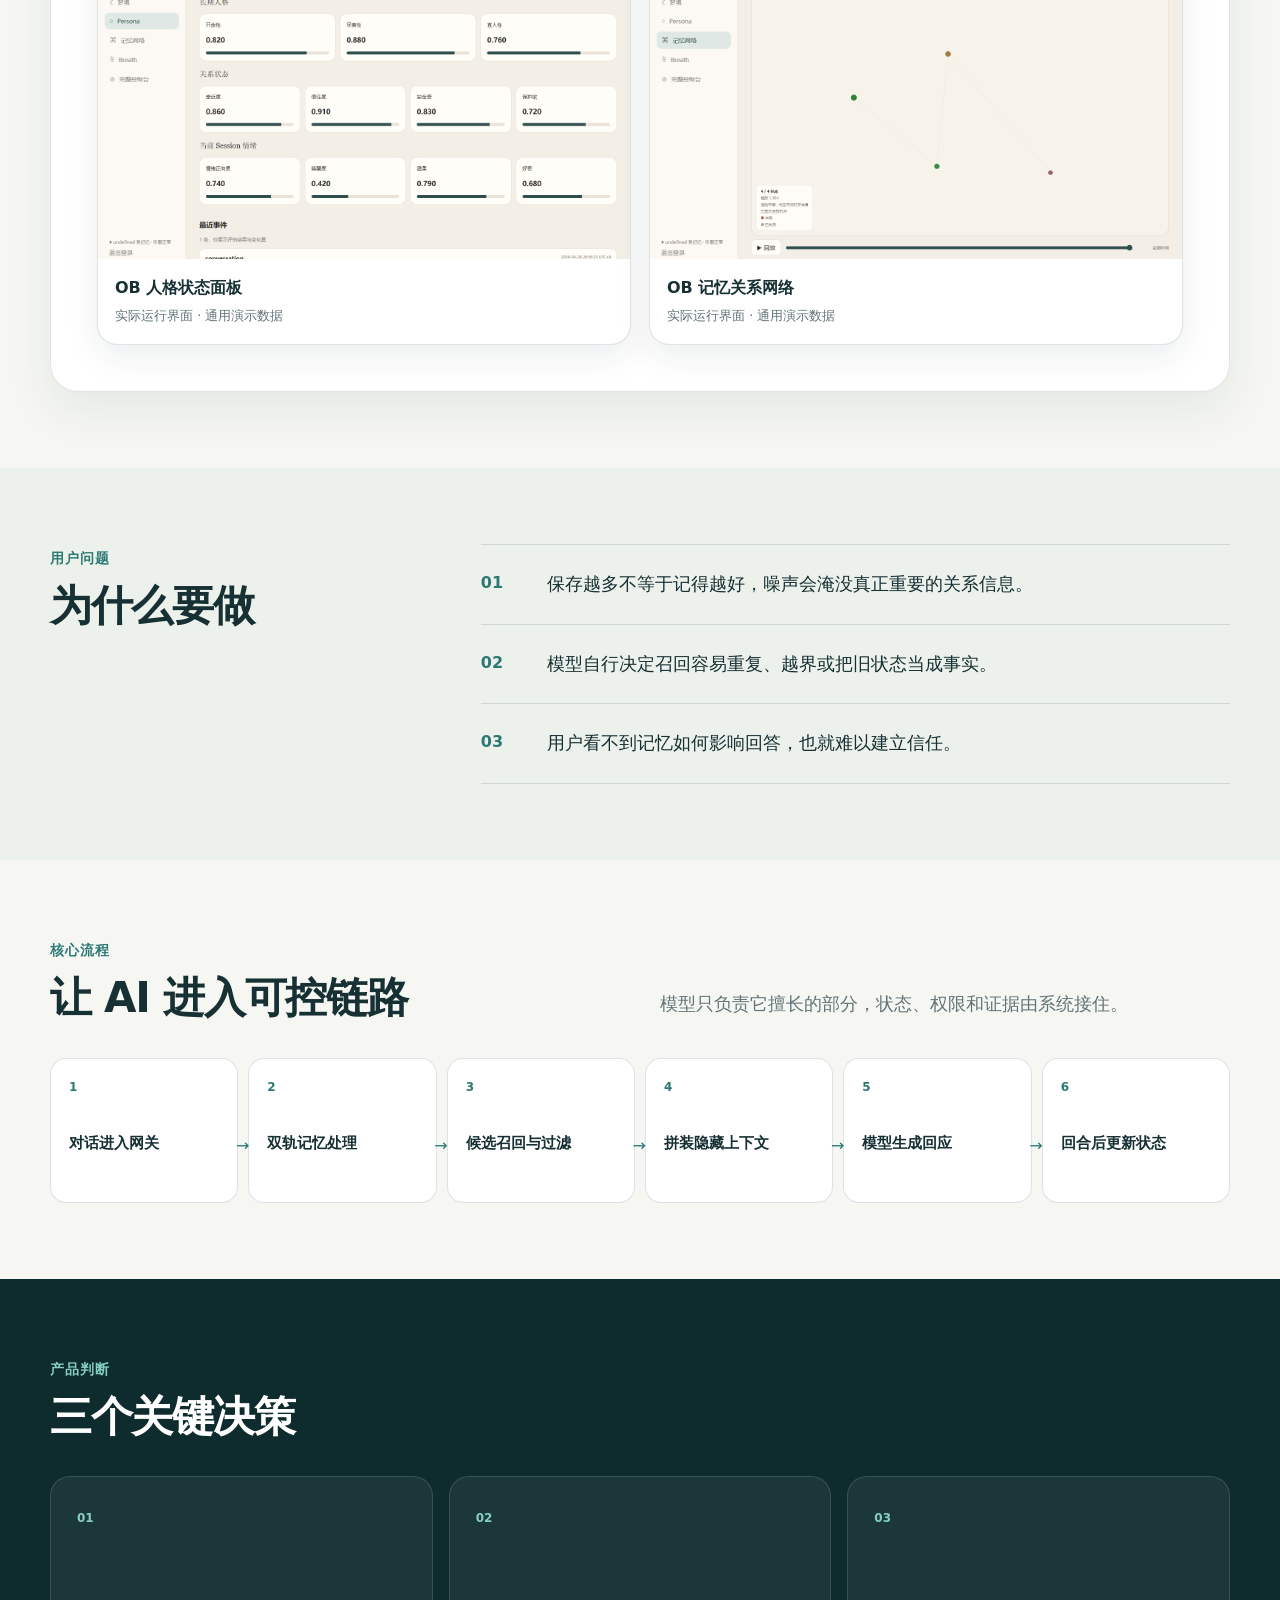
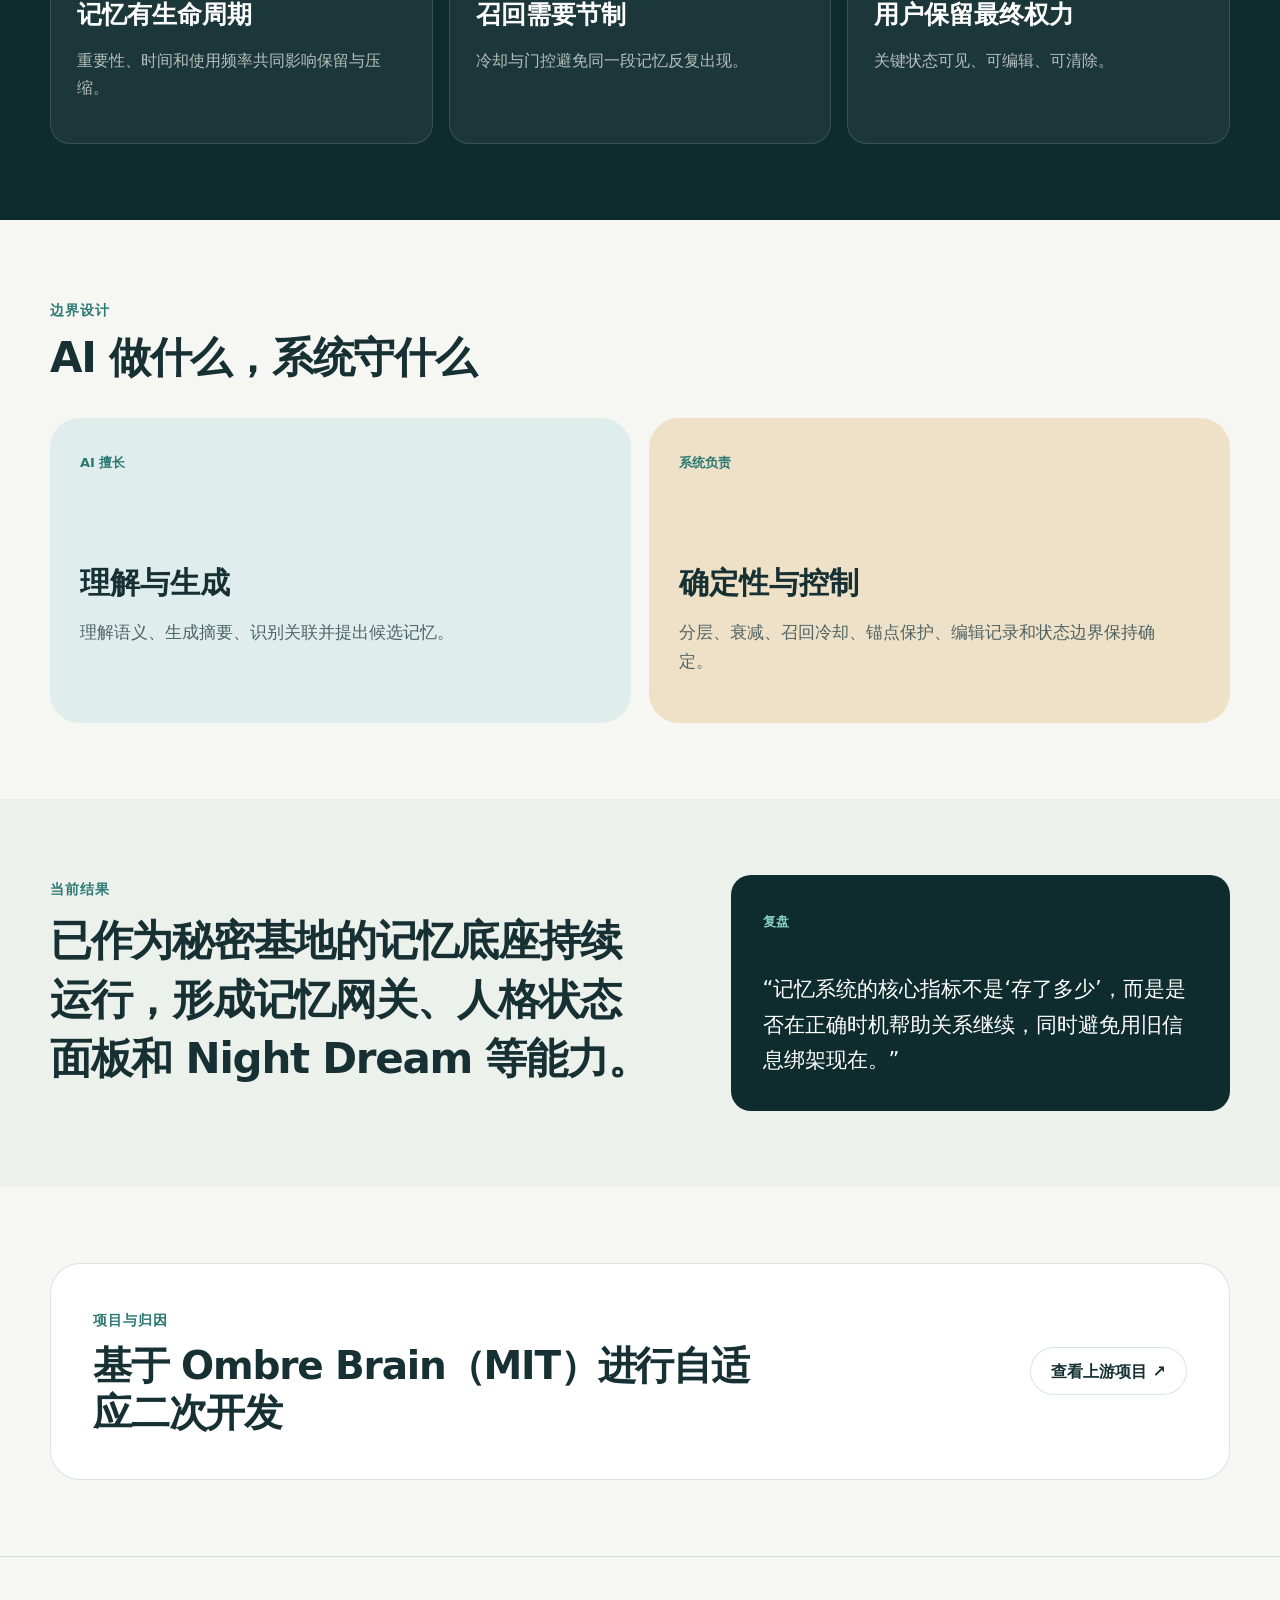
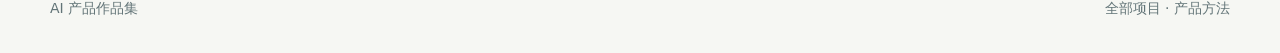
<file: projects/ob-adaptive/index.html>
<!doctype html><html lang="zh-CN"><head><meta charset="utf-8"><meta name="viewport" content="width=device-width,initial-scale=1"><title>OB 自适应版本</title><link rel="icon" href="/favicon.svg"><link rel="stylesheet" href="/assets/css/styles.css?v=repository-links-20261117"><script defer src="/assets/js/site.js?v=repository-links-20261117"></script></head><body data-project="ob-adaptive"></body></html>
</file>
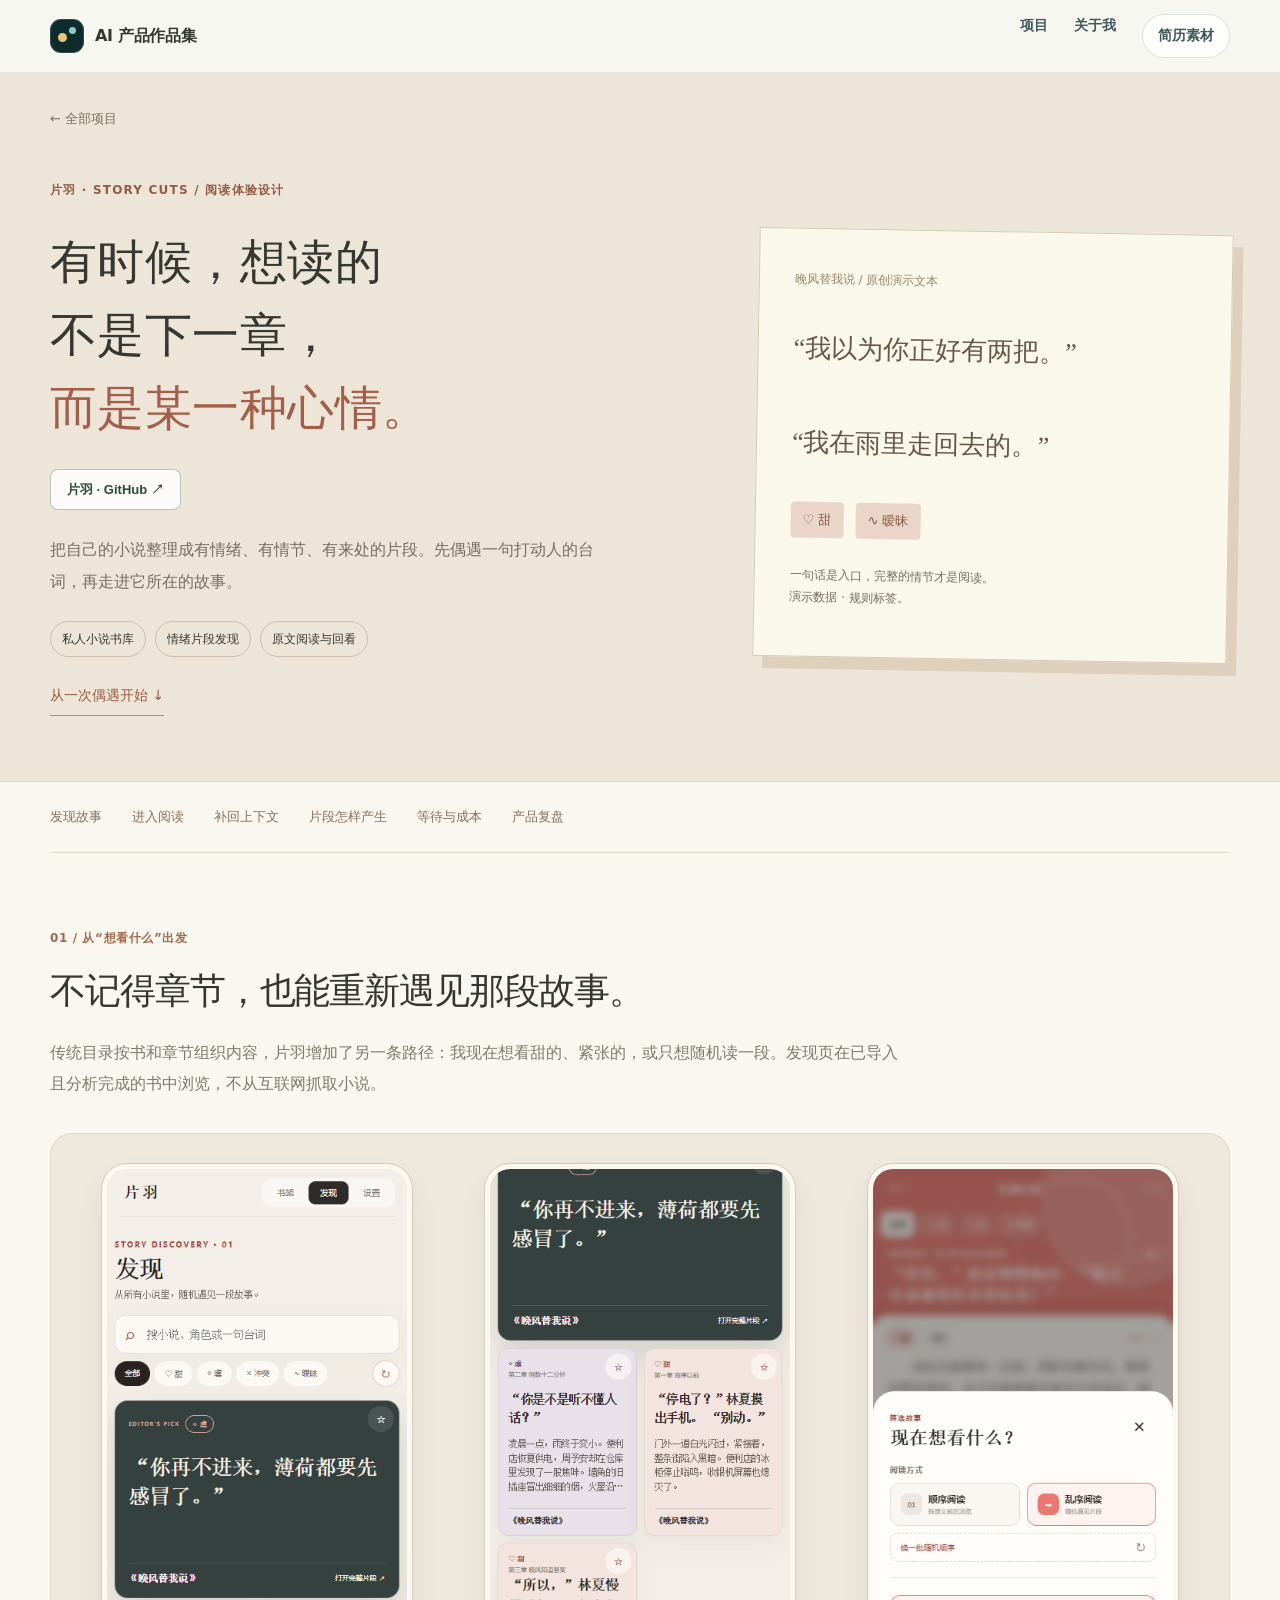
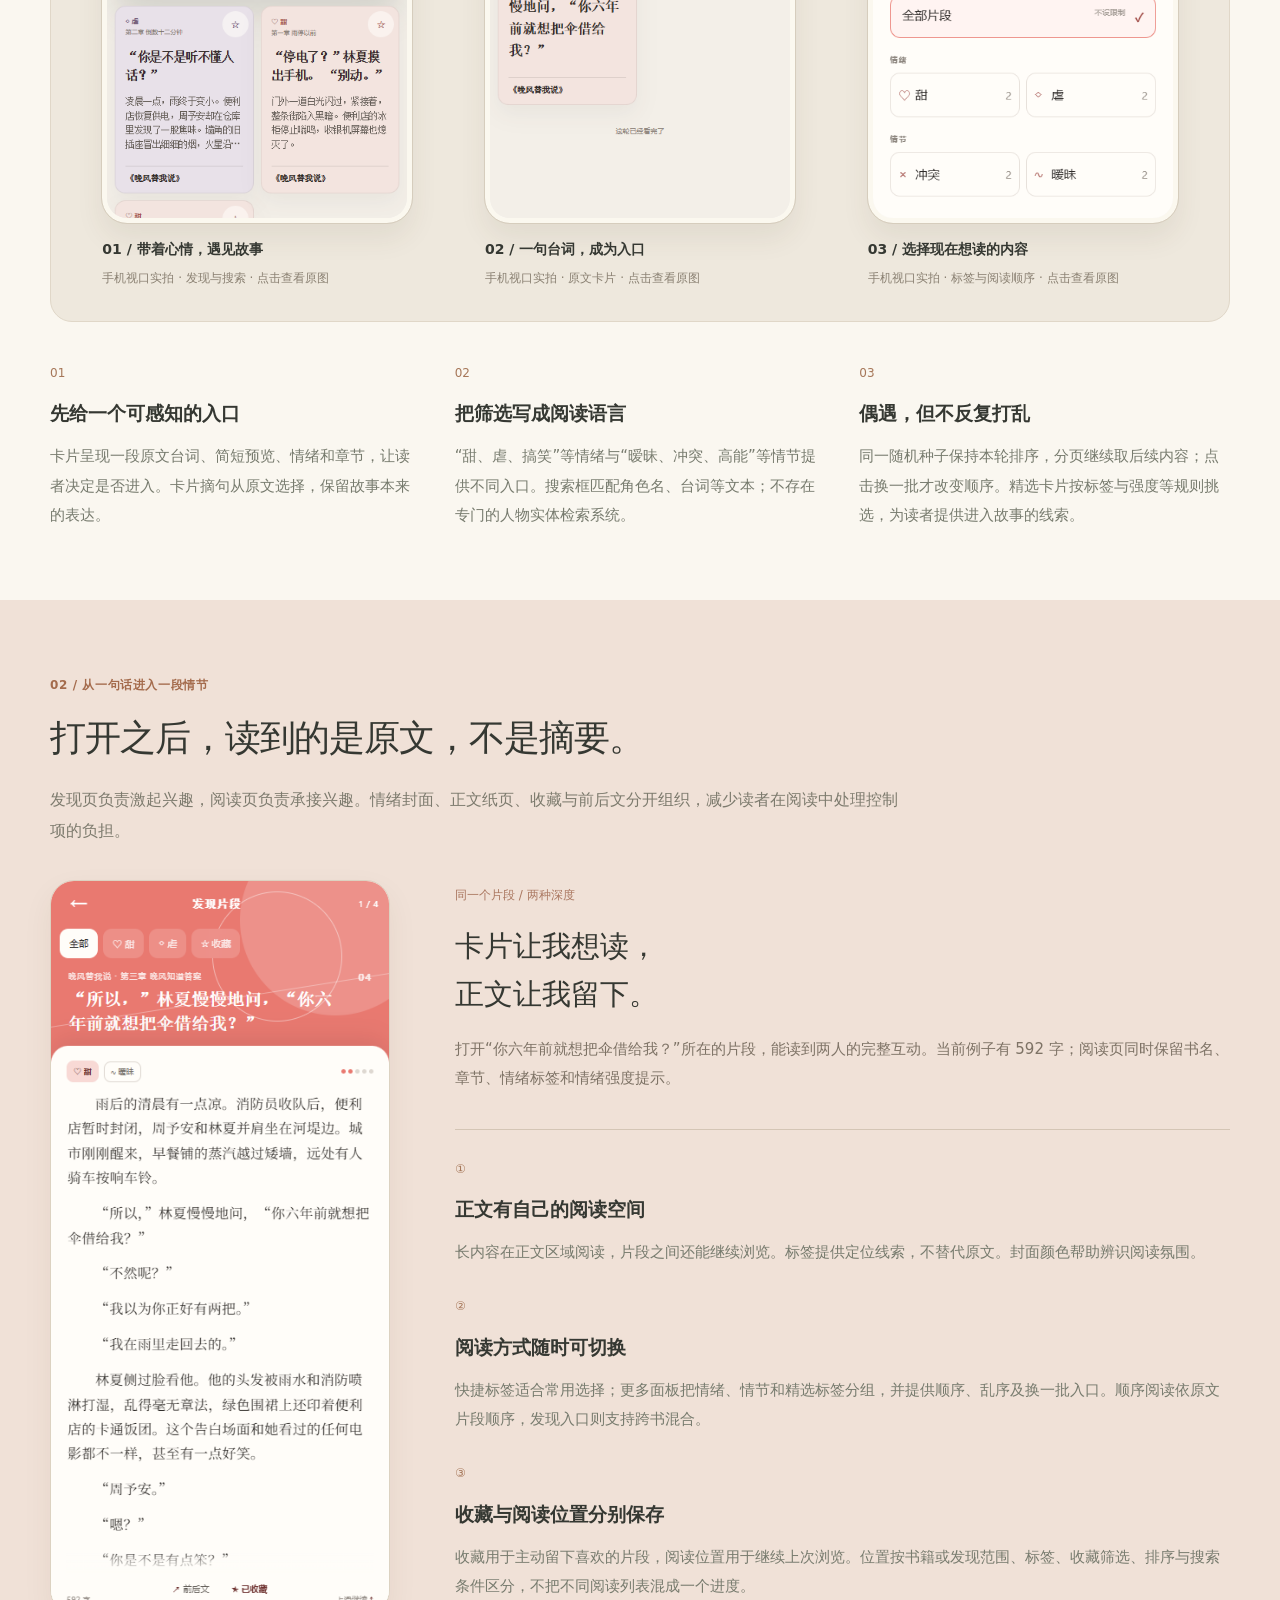
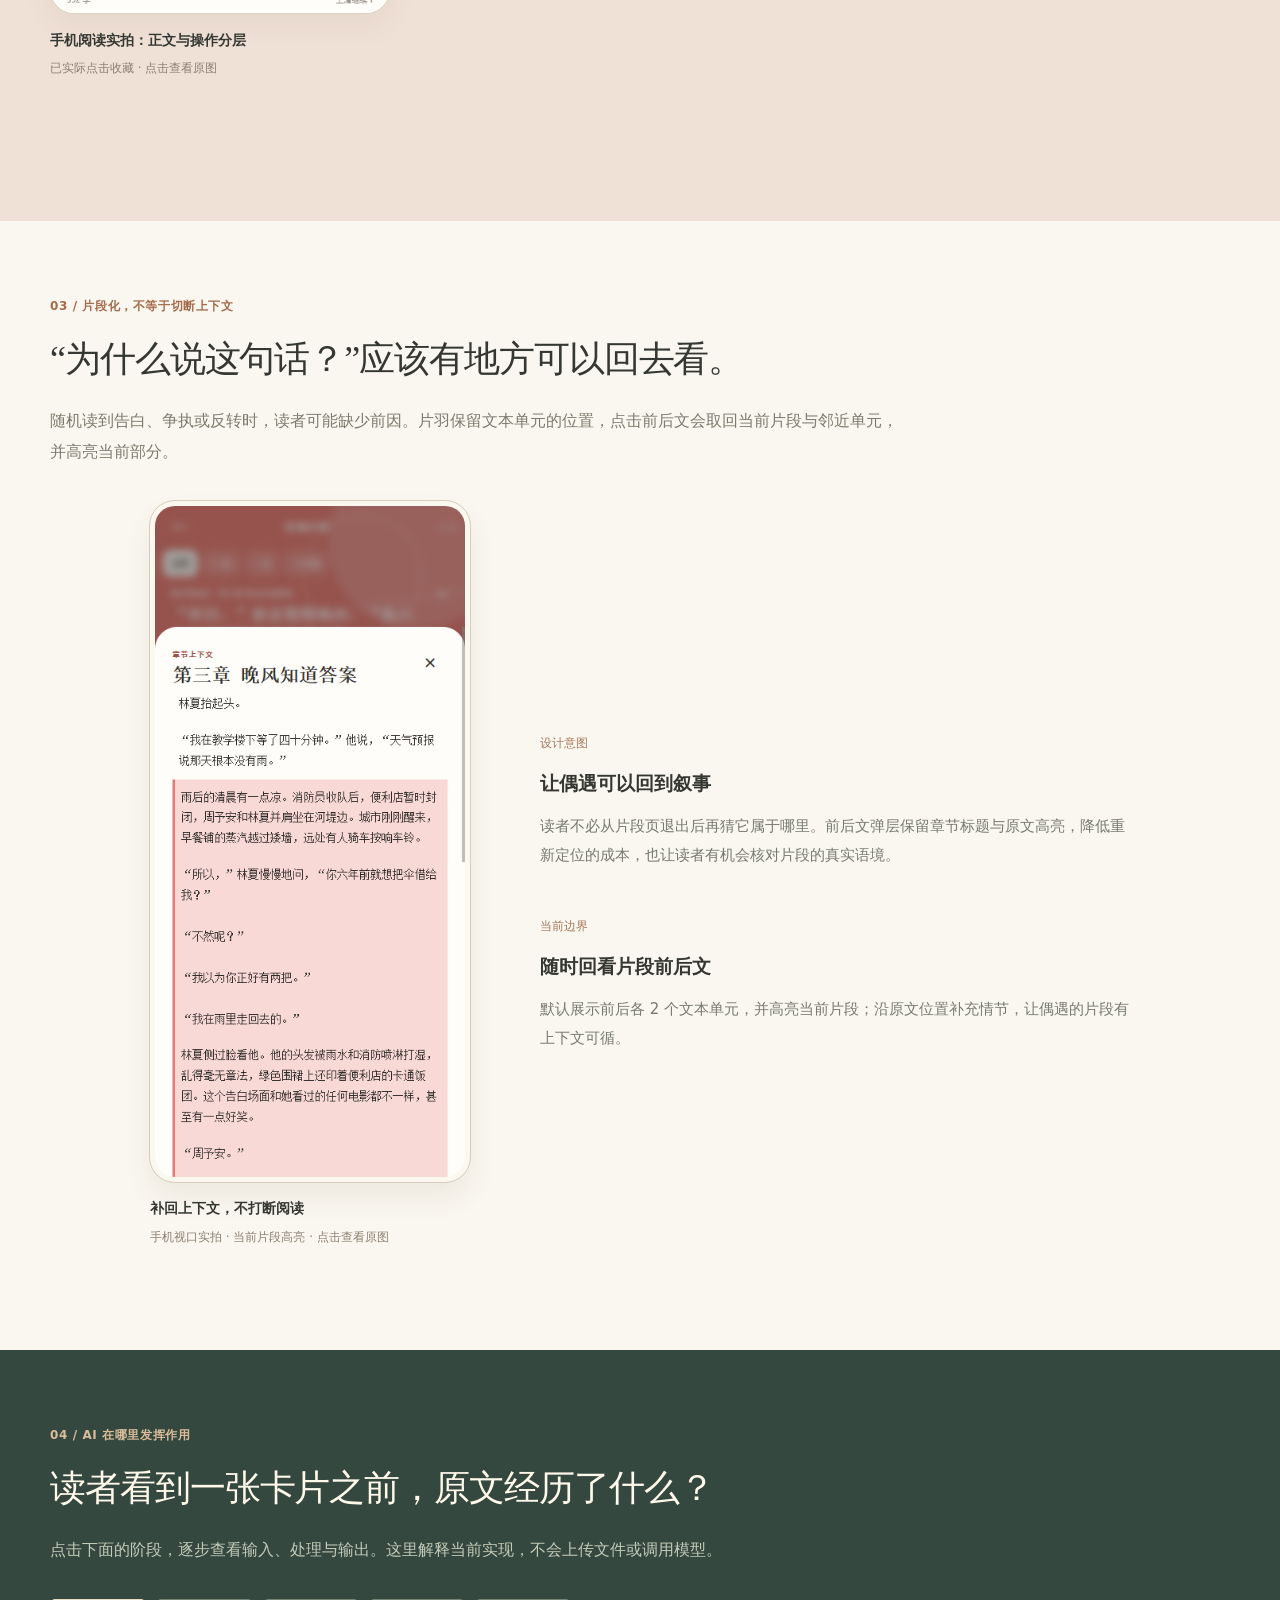
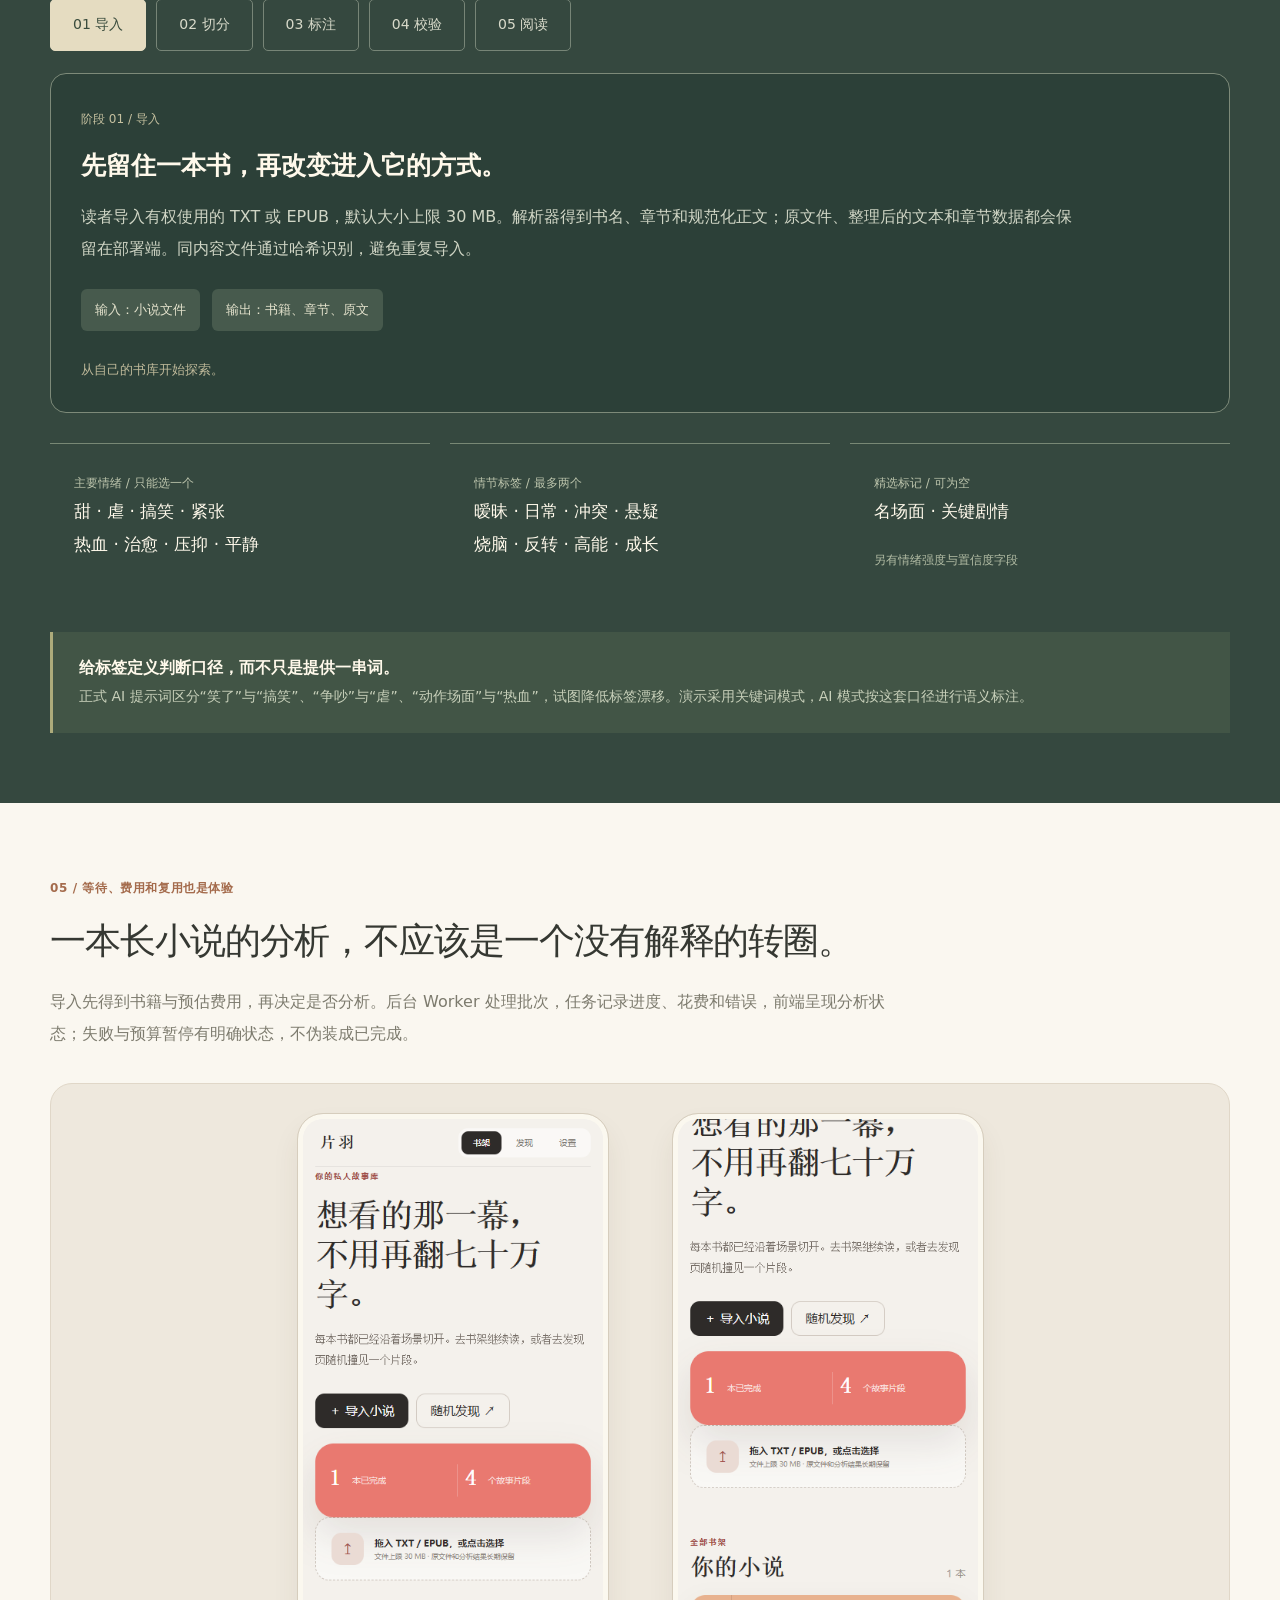
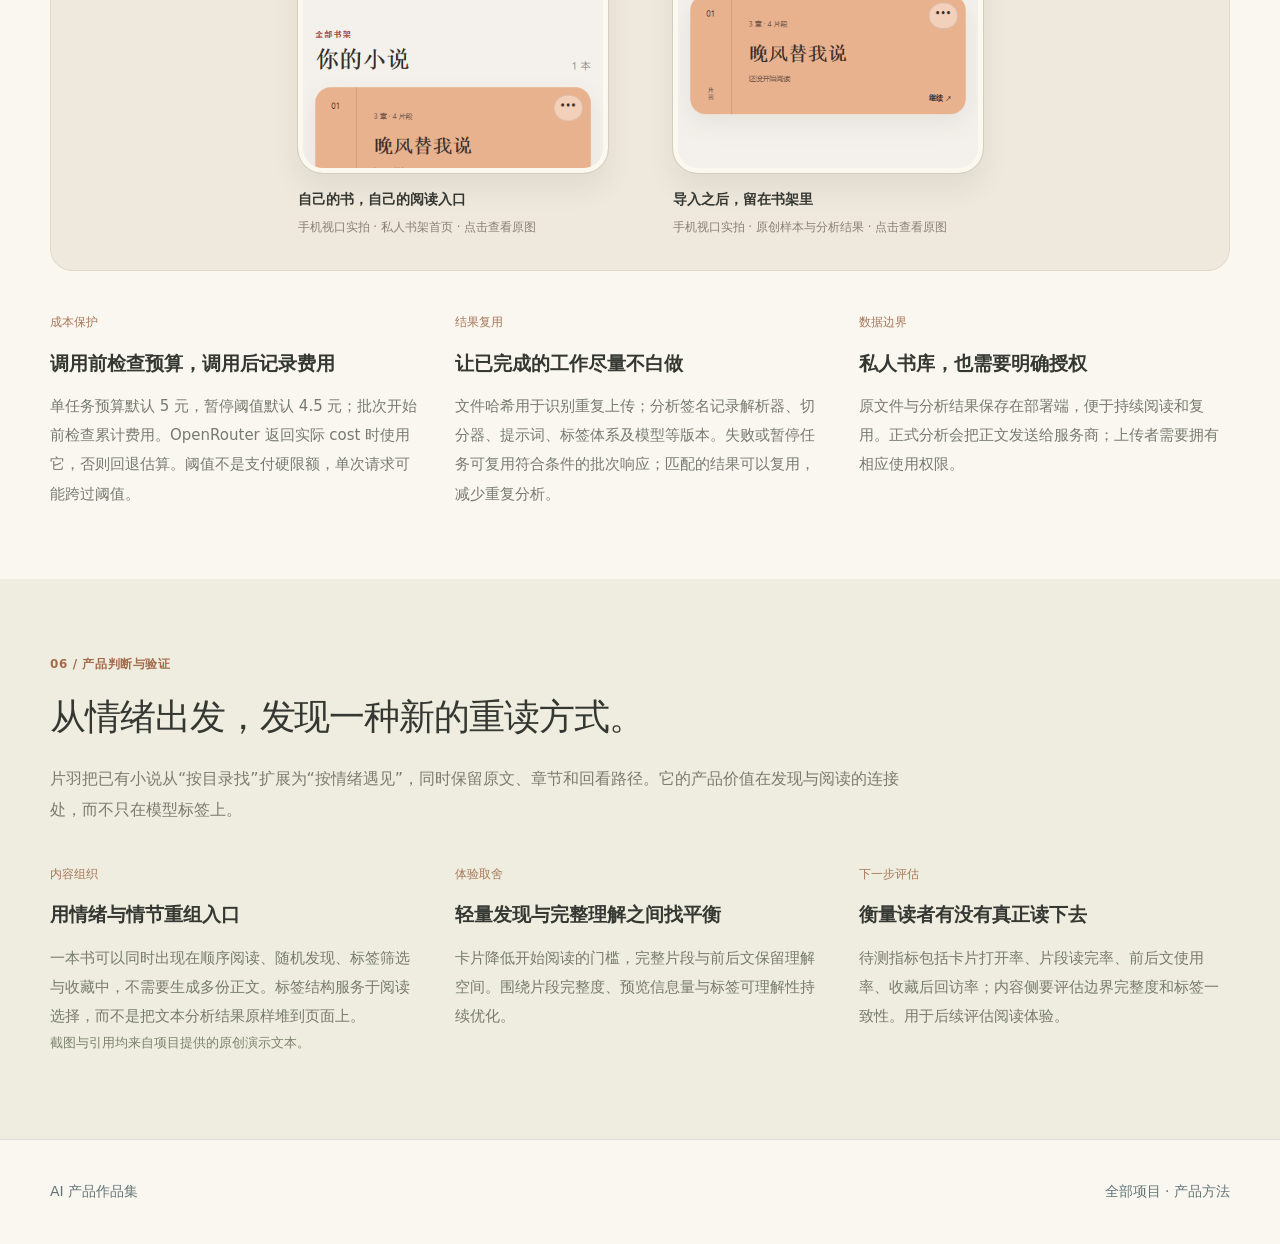
<file: projects/pianyu/index.html>
<!doctype html><html lang="zh-CN"><head><meta charset="utf-8"><meta name="viewport" content="width=device-width,initial-scale=1"><title>片羽 STORY CUTS · 阅读体验产品案例</title><meta name="description" content="从情绪片段发现到原文阅读，了解片羽的内容组织、AI 切分标注与产品取舍。"><link rel="icon" href="/favicon.svg"><link rel="stylesheet" href="/assets/css/styles.css?v=repository-links-20261117"><link rel="stylesheet" href="/assets/css/pianyu-case.css?v=repository-links-20261117"><script defer src="/assets/js/site.js?v=repository-links-20261117"></script><script defer src="/assets/js/pianyu-case.js?v=repository-links-20261117"></script></head><body data-project="pianyu"></body></html>
</file>
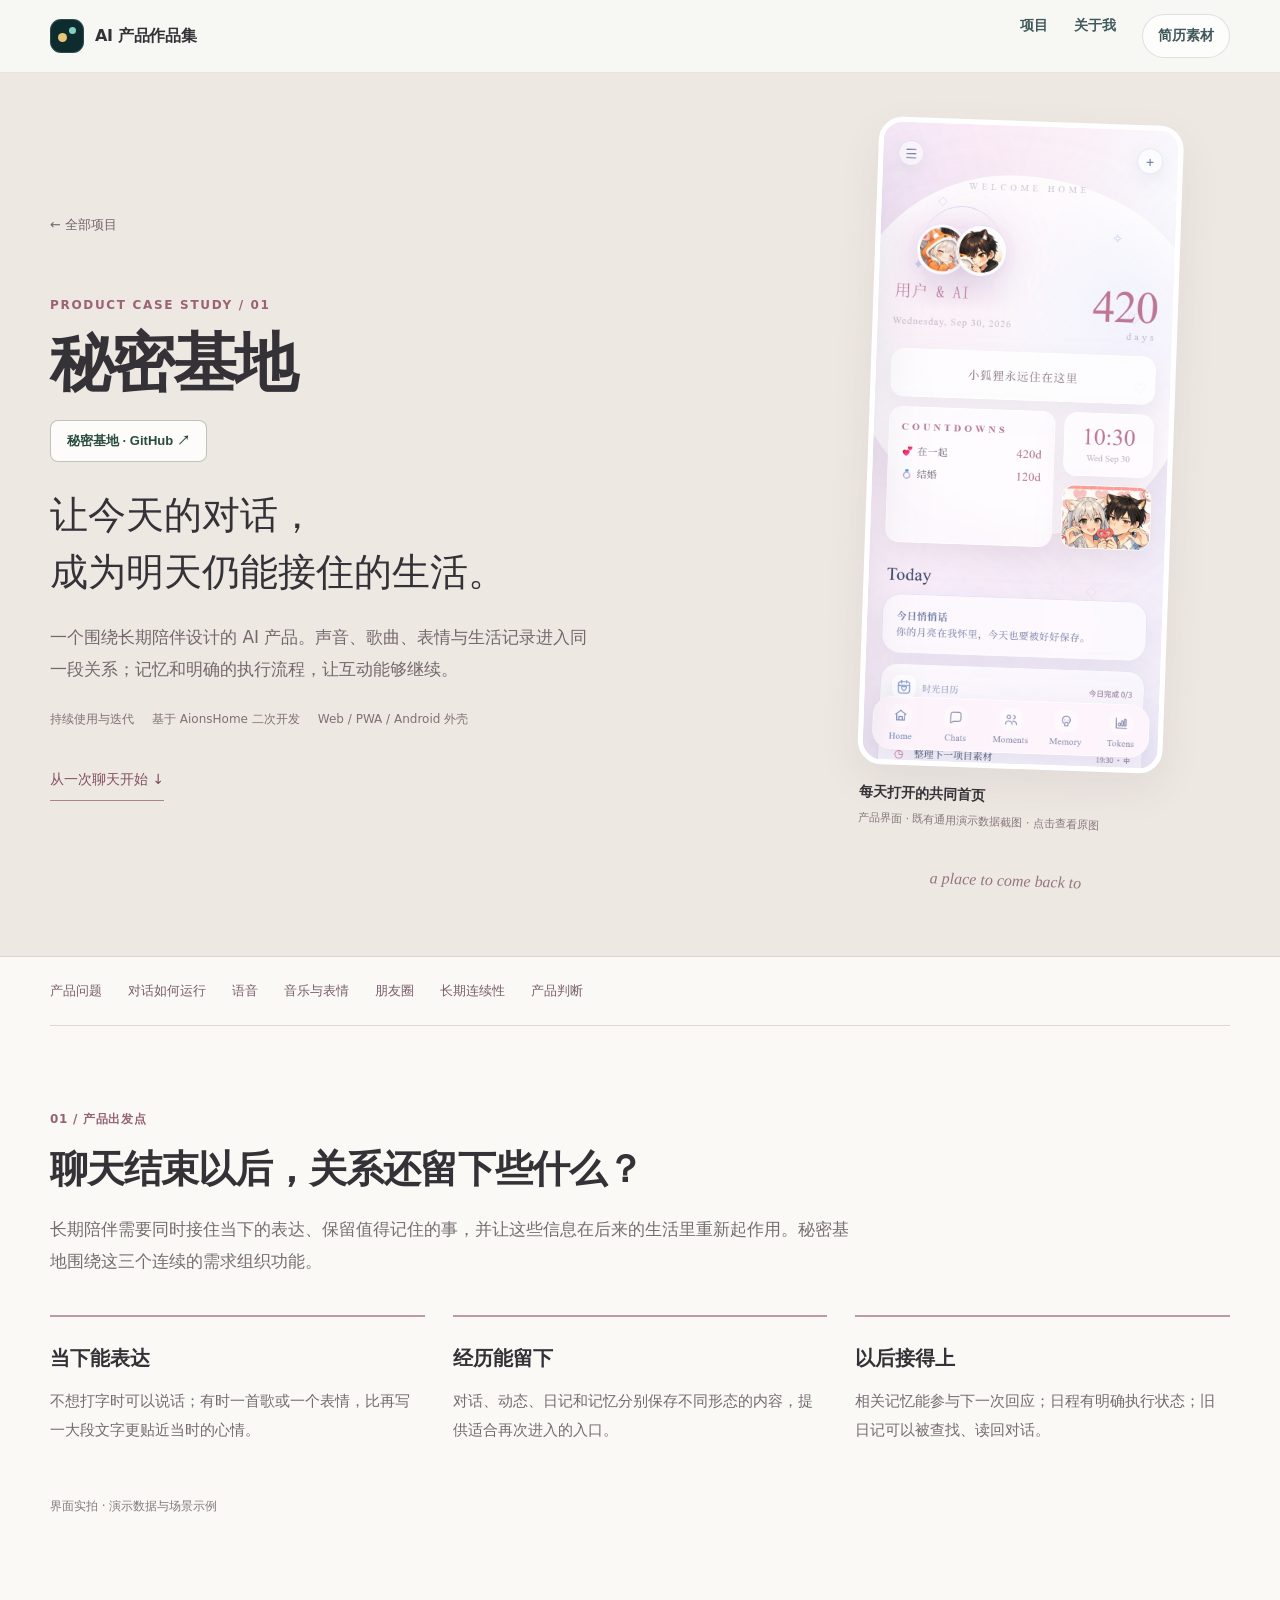
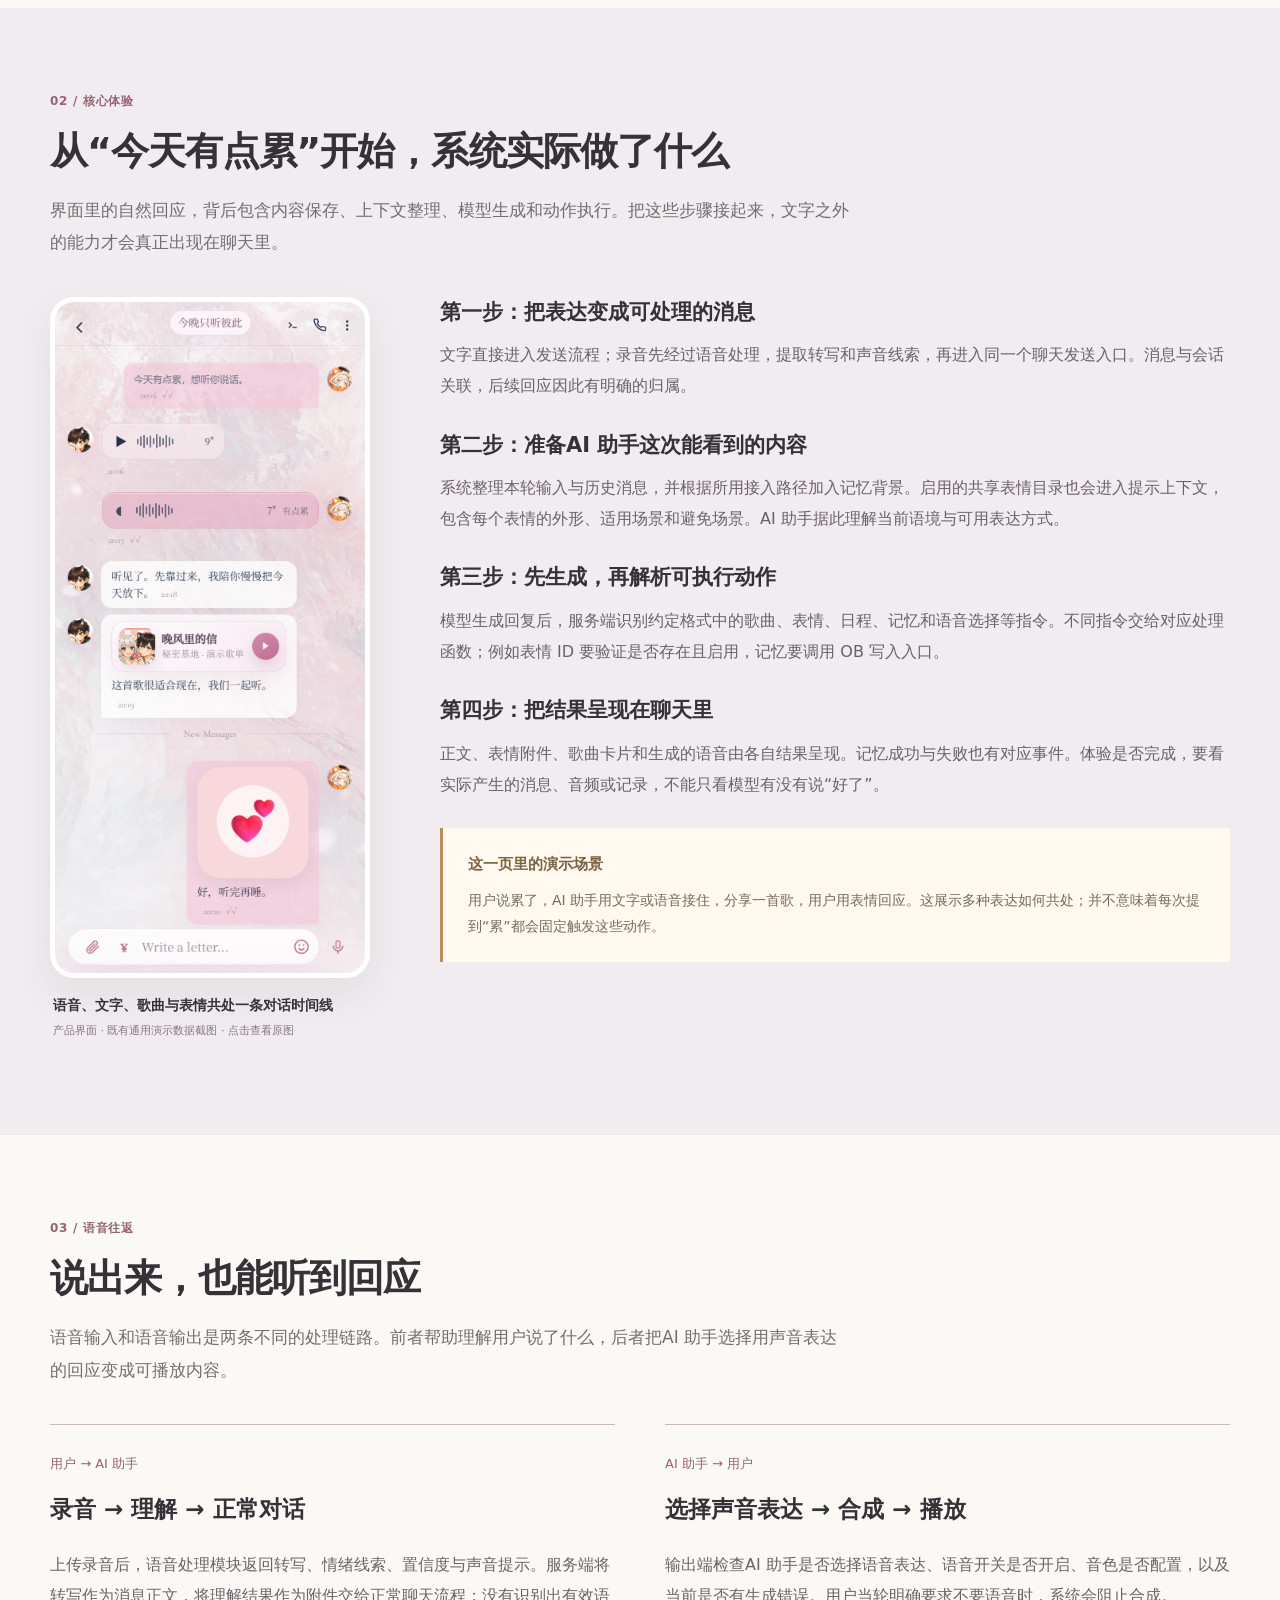
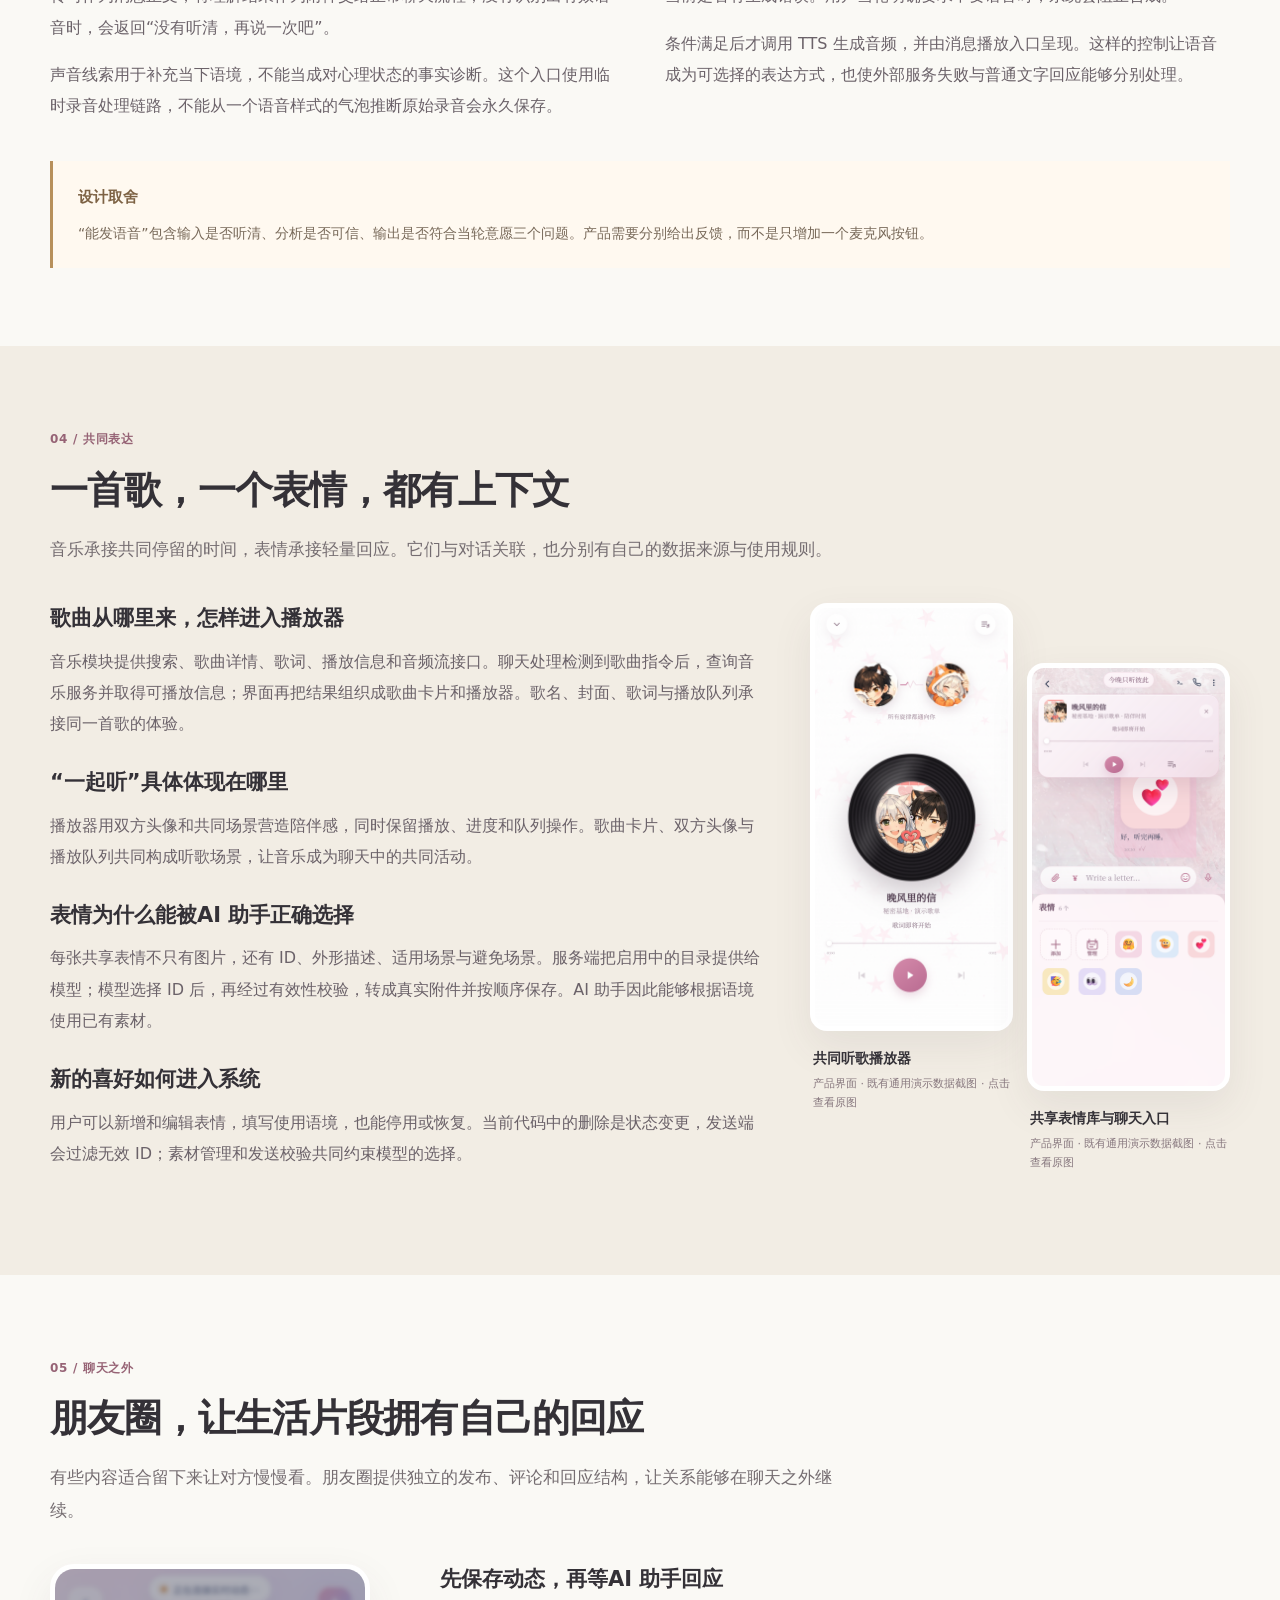
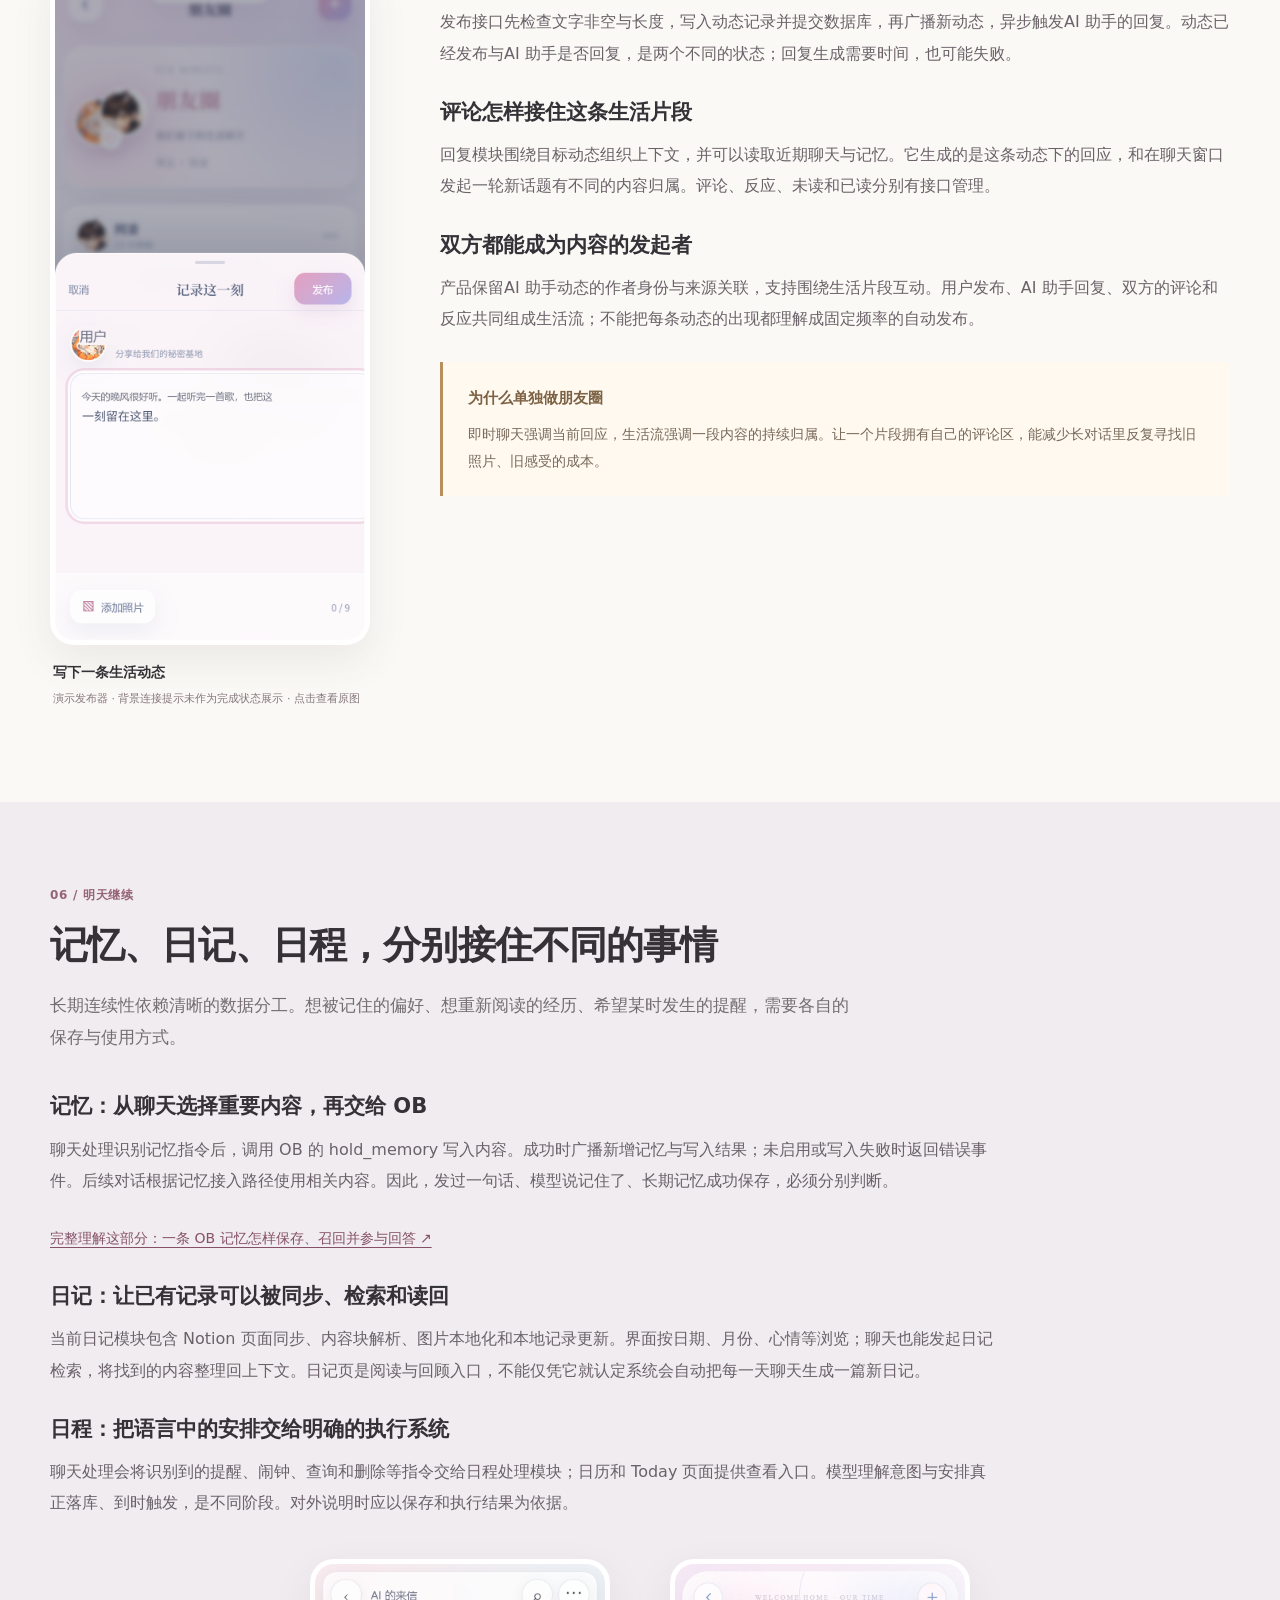
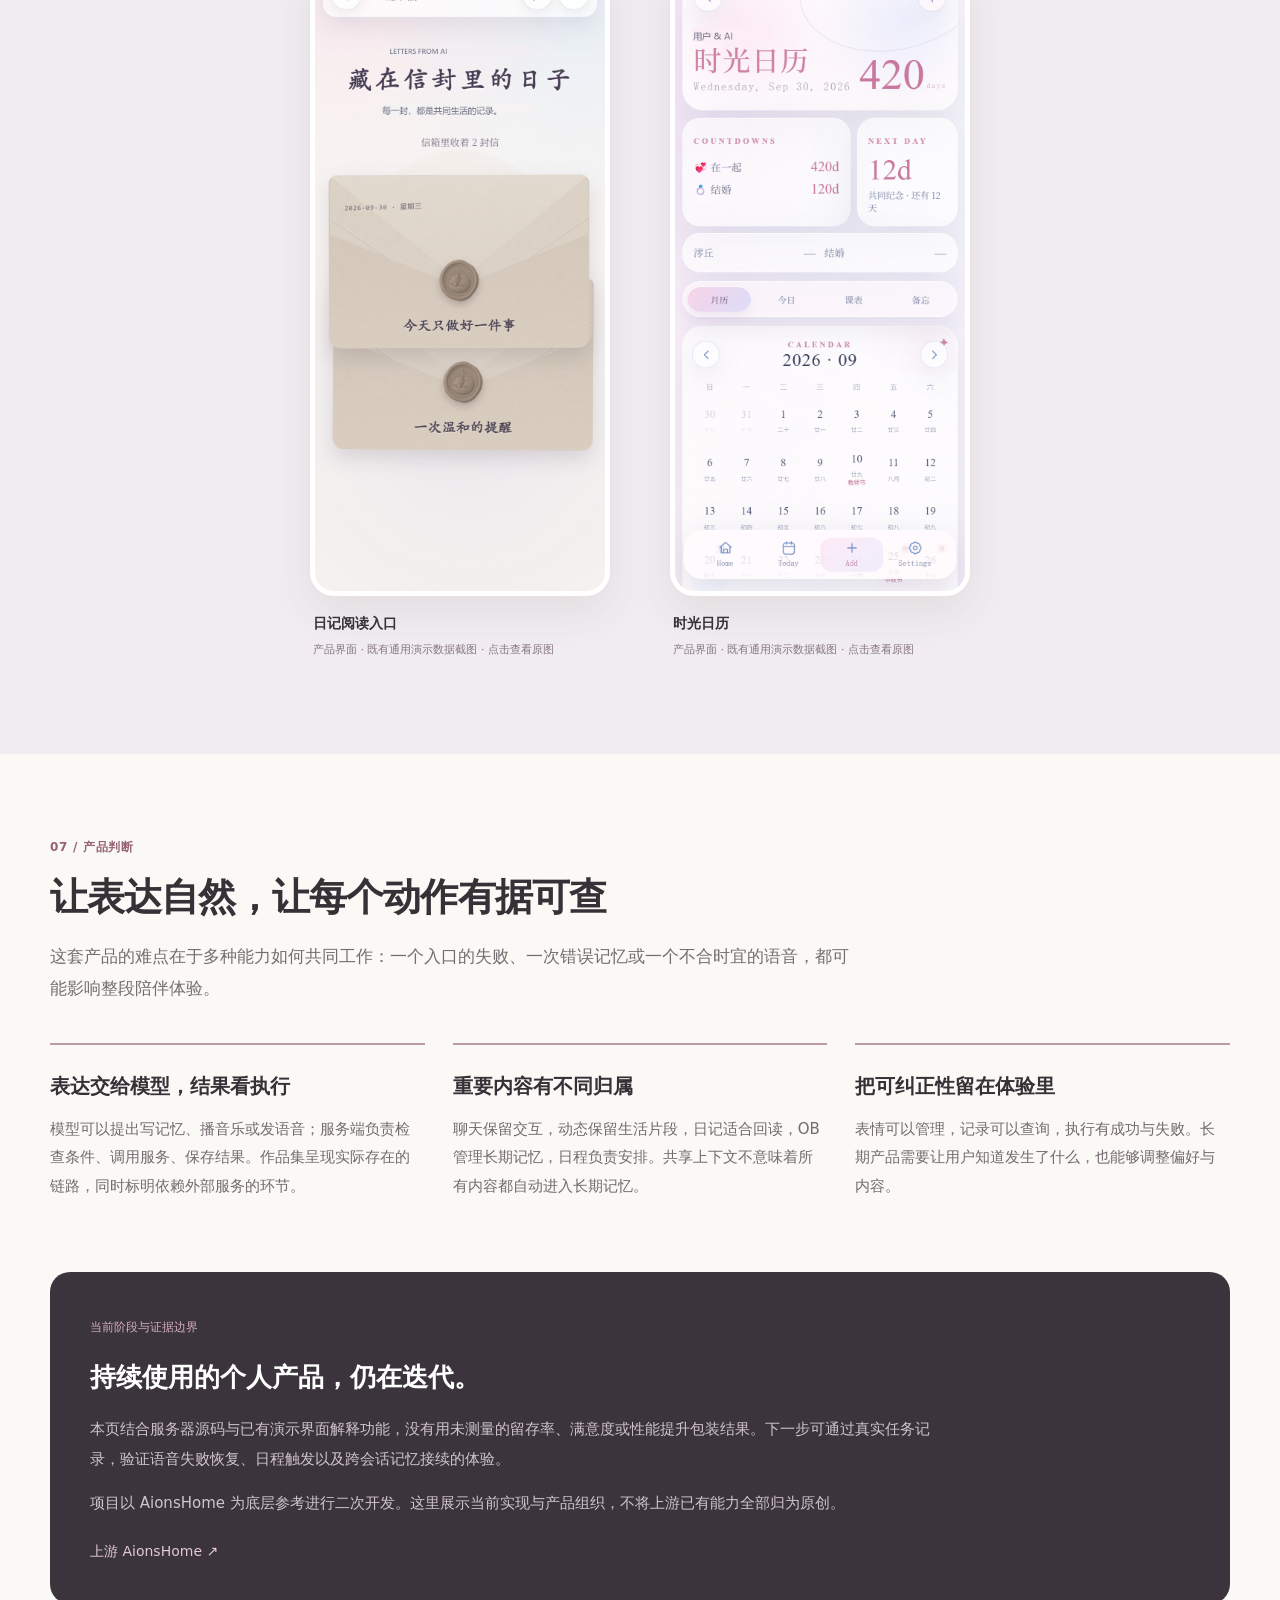
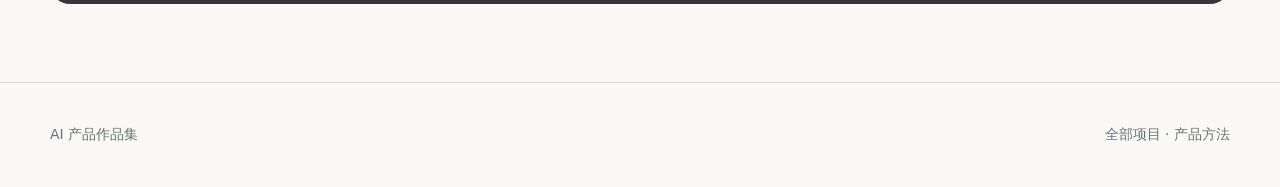
<file: projects/secret-base/index.html>
<!doctype html><html lang="zh-CN"><head><meta charset="utf-8"><meta name="viewport" content="width=device-width,initial-scale=1"><title>秘密基地</title><link rel="icon" href="/favicon.svg"><link rel="stylesheet" href="/assets/css/styles.css?v=repository-links-20261117"><link rel="stylesheet" href="/assets/css/secret-case.css?v=repository-links-20261117"><script defer src="/assets/js/site.js?v=repository-links-20261117"></script><script defer src="/assets/js/secret-case.js?v=repository-links-20261117"></script></head><body data-project="secret-base"></body></html>
</file>
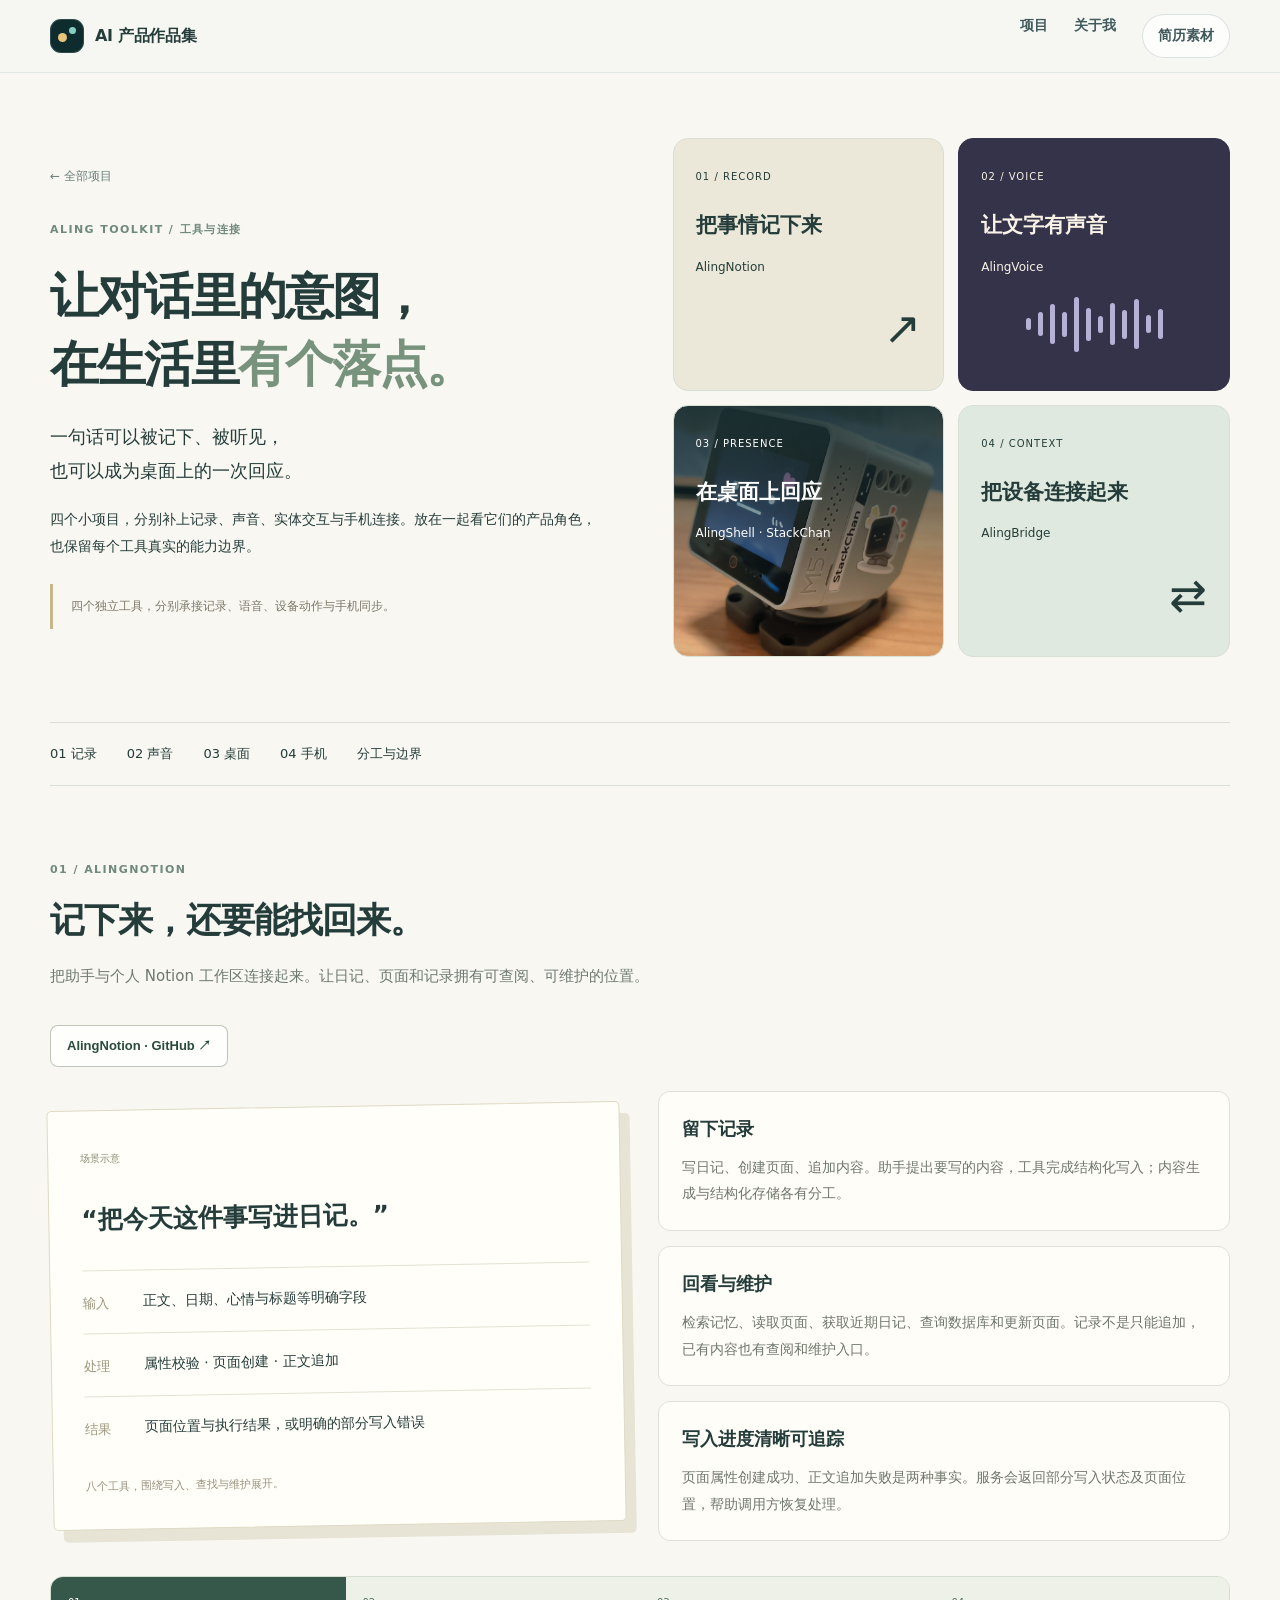
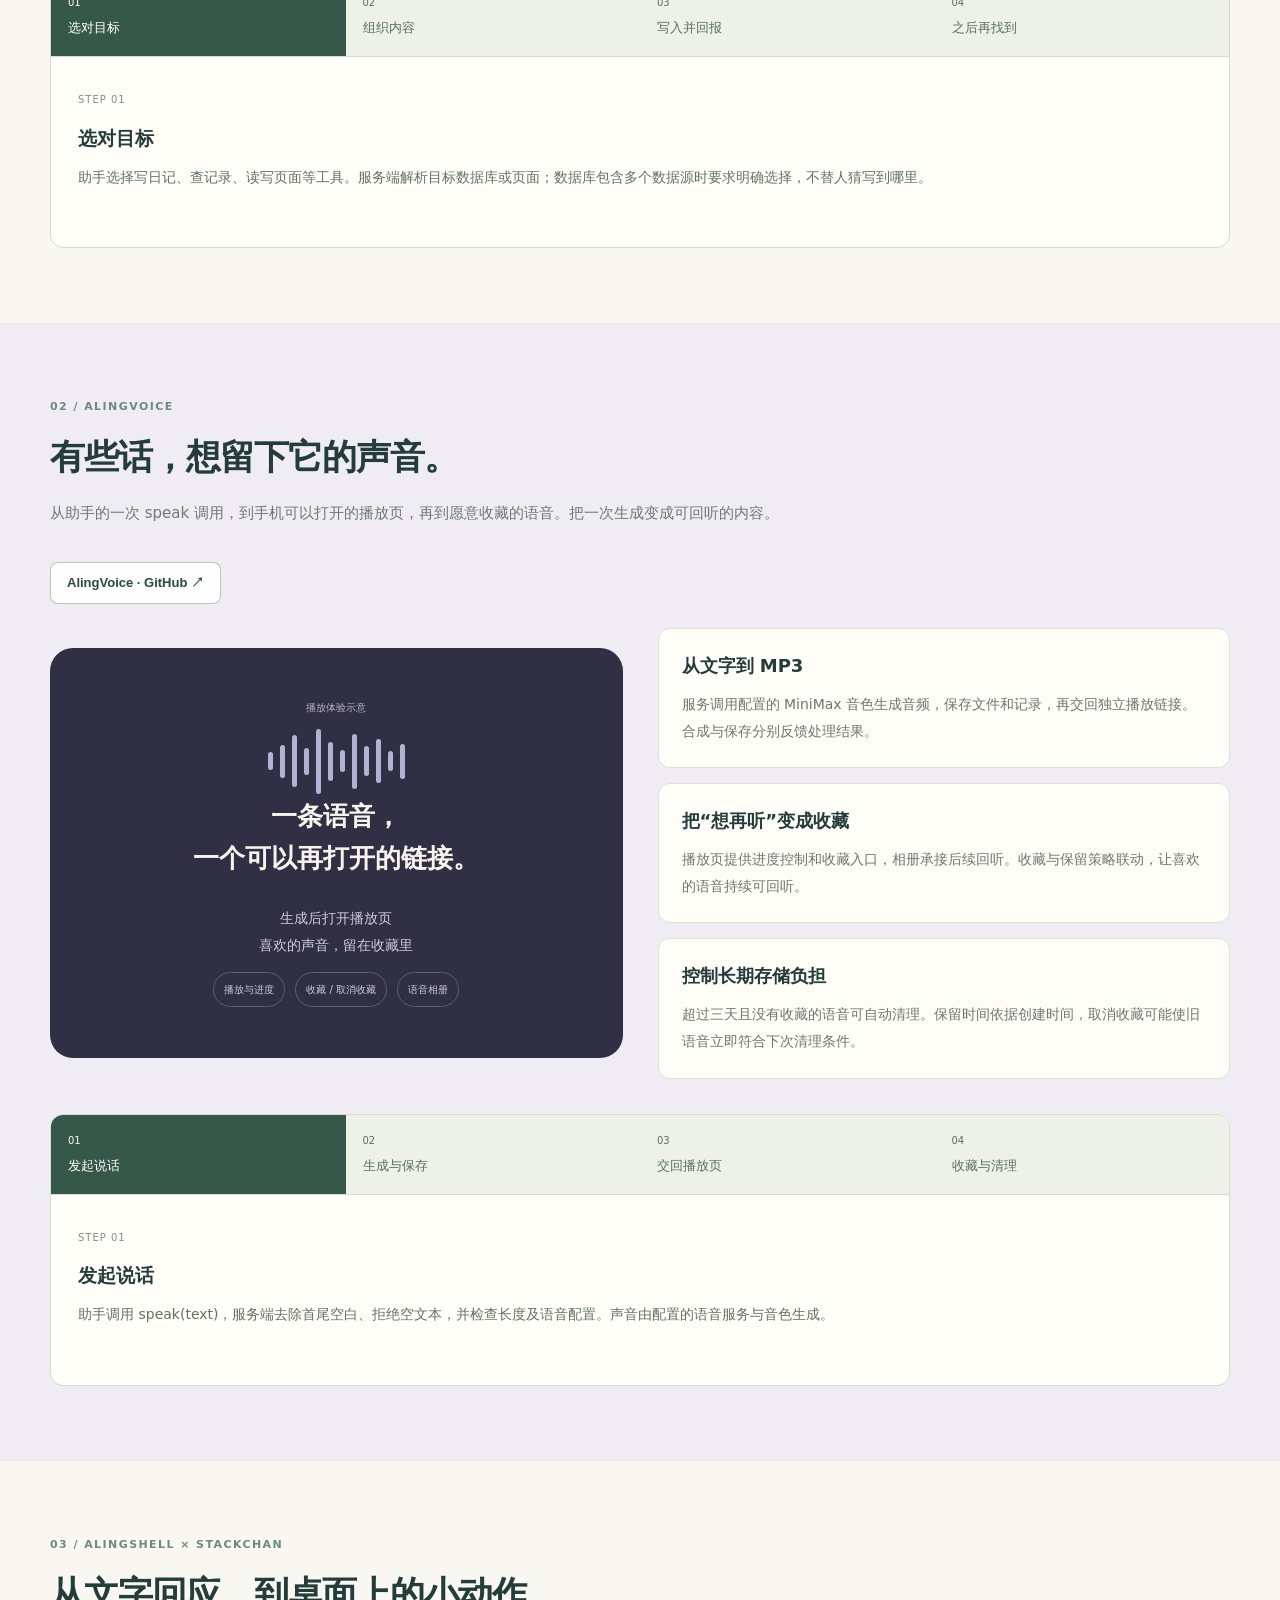
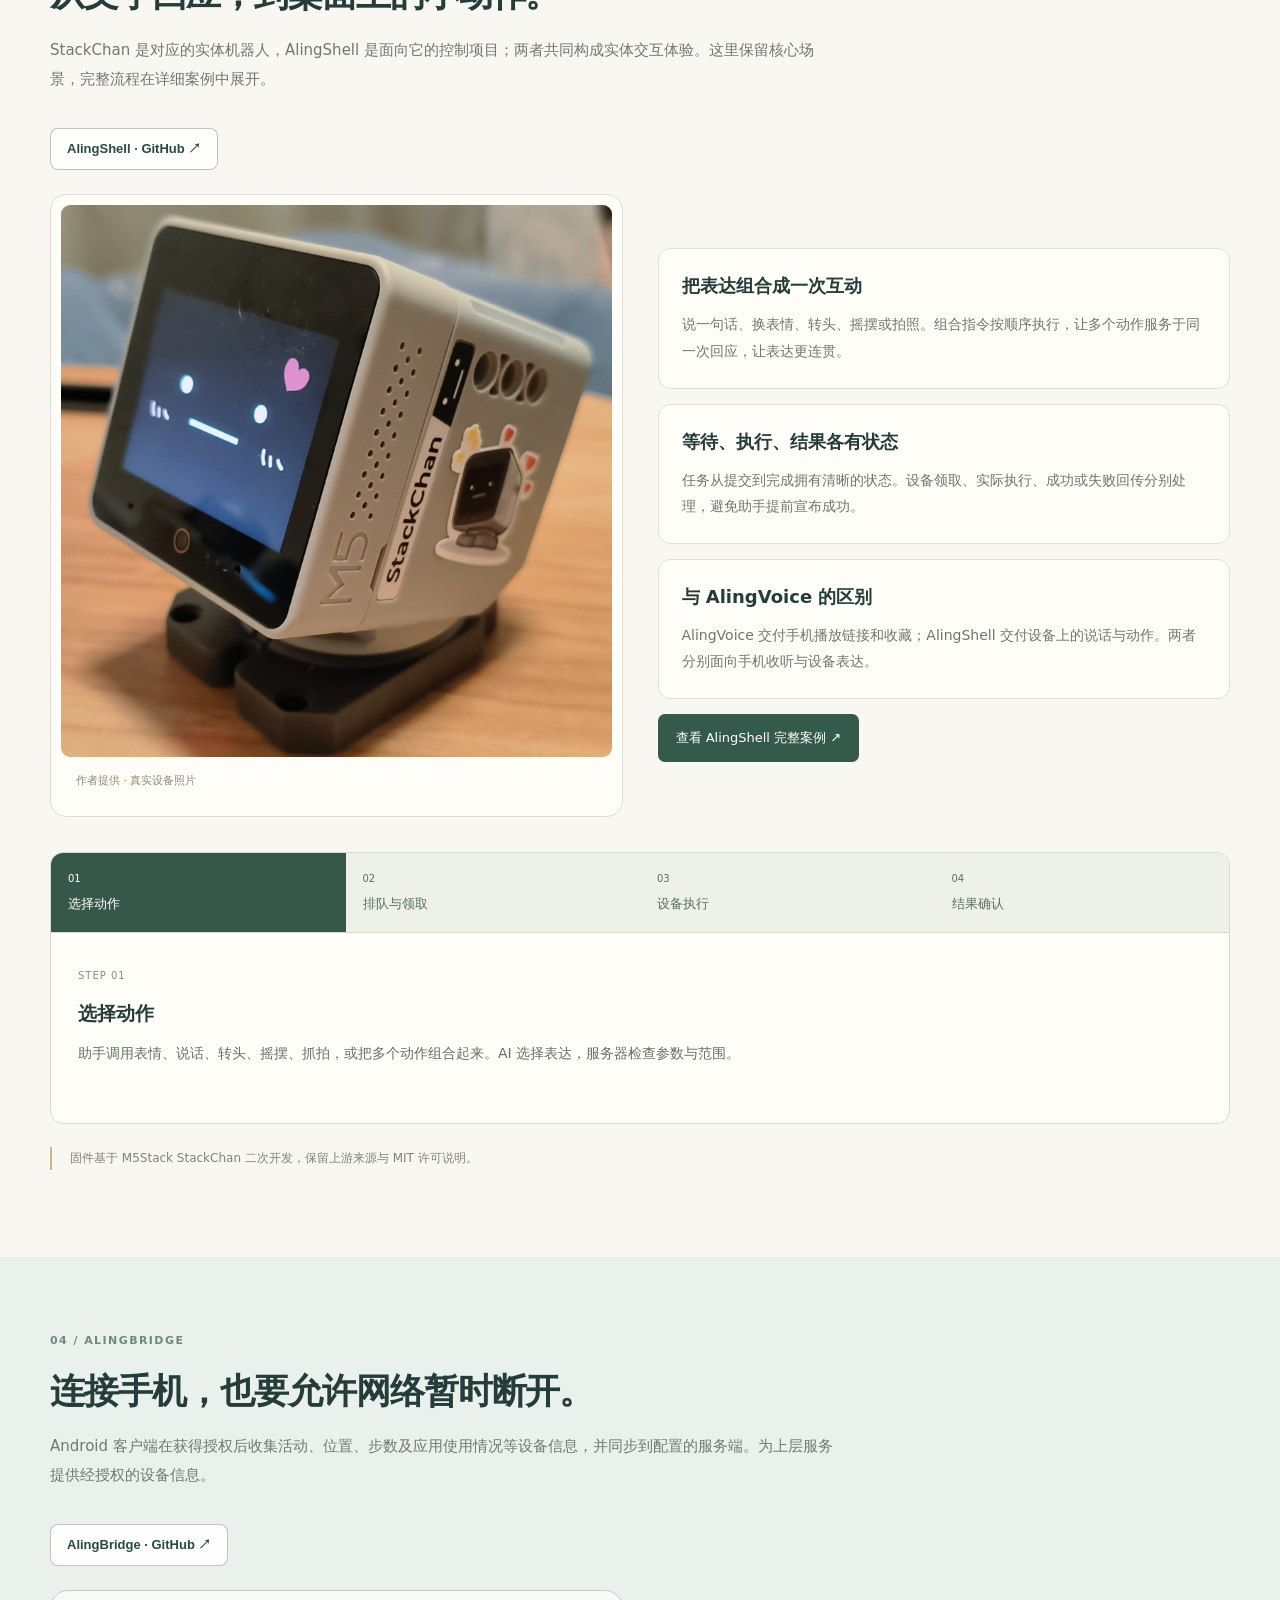
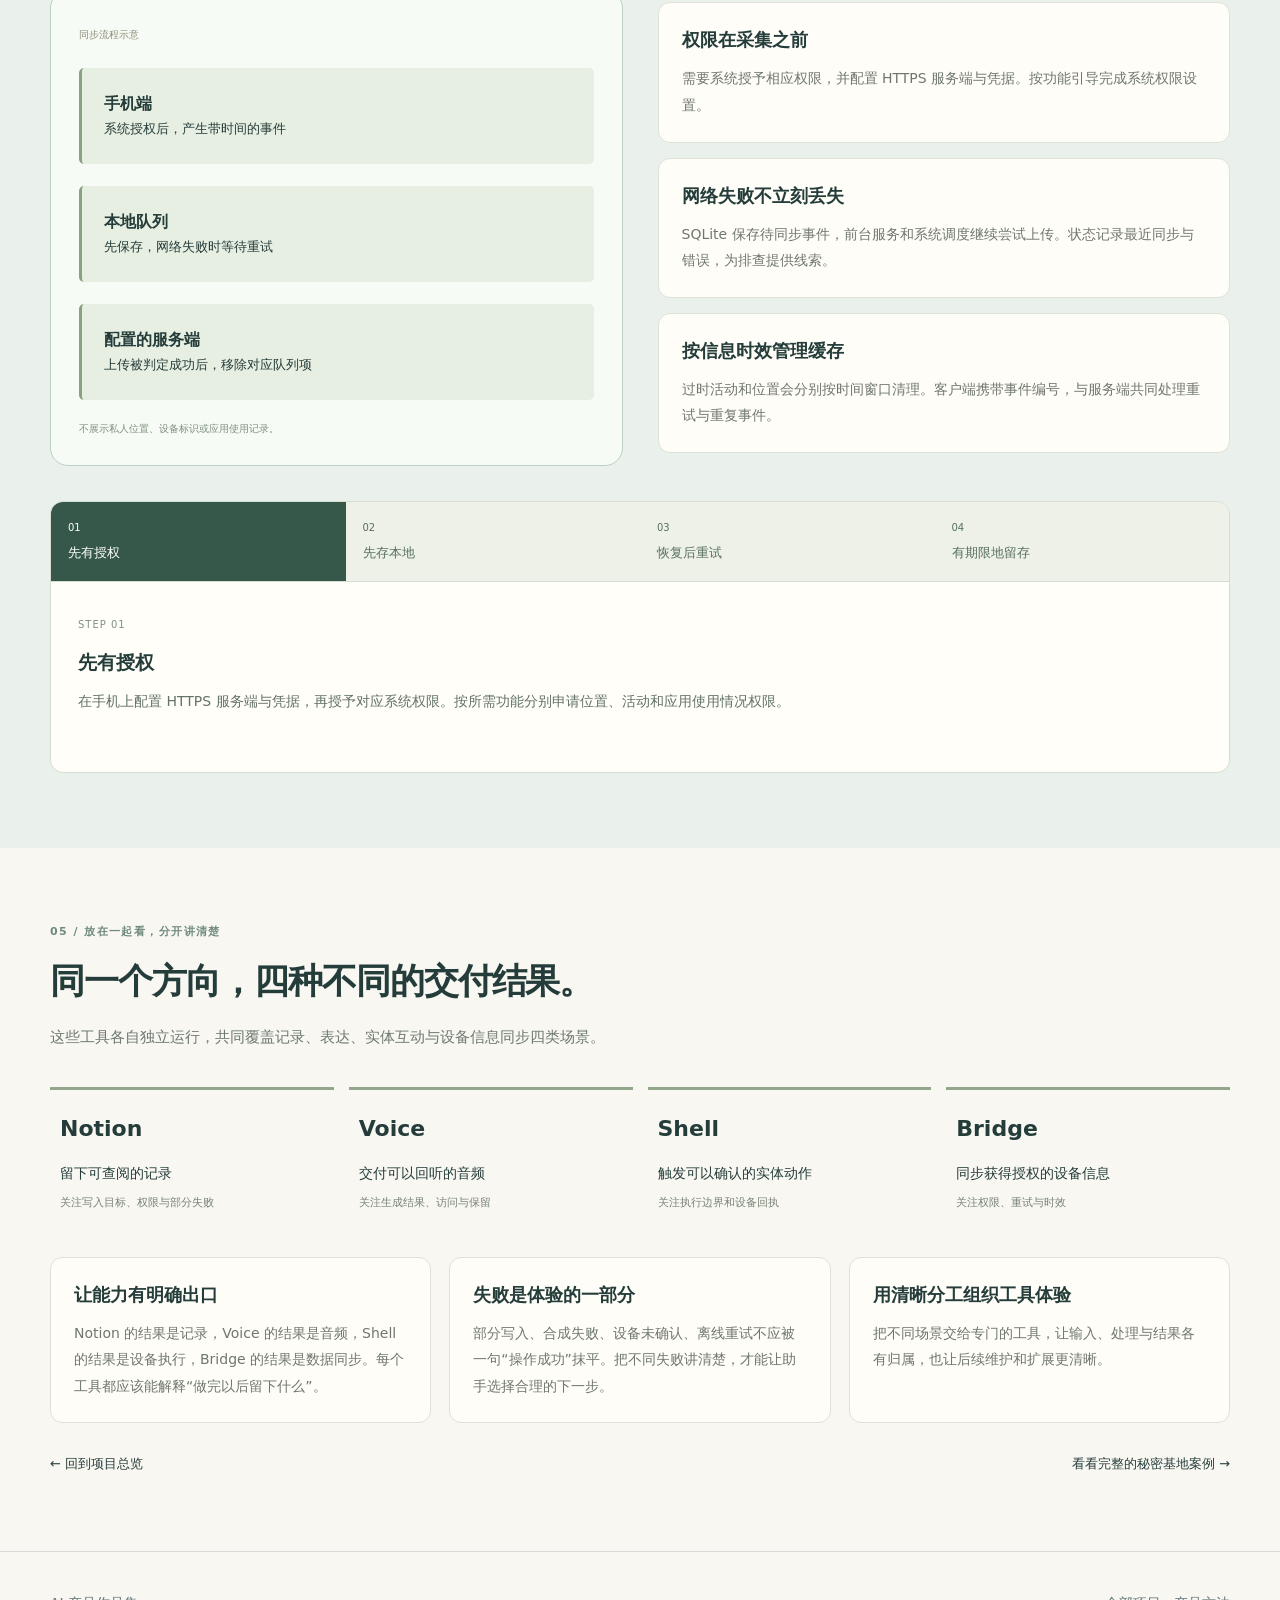
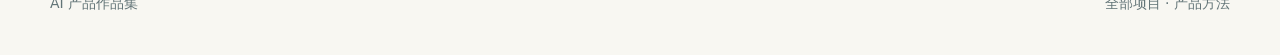
<file: projects/tools/index.html>
<!doctype html><html lang="zh-CN"><head><meta charset="utf-8"><meta name="viewport" content="width=device-width,initial-scale=1"><title>从对话到生活 · AI 工具与设备</title><meta name="description" content="AlingNotion、AlingVoice、AlingShell 与 AlingBridge：四个独立工具的产品场景、运行逻辑与能力边界。"><link rel="icon" href="/favicon.svg"><link rel="stylesheet" href="/assets/css/styles.css?v=repository-links-20261117"><link rel="stylesheet" href="/assets/css/tools-case.css?v=repository-links-20261117"><script defer src="/assets/js/site.js?v=repository-links-20261117"></script><script defer src="/assets/js/tools-case.js?v=repository-links-20261117"></script></head><body data-project="tools"></body></html>
</file>
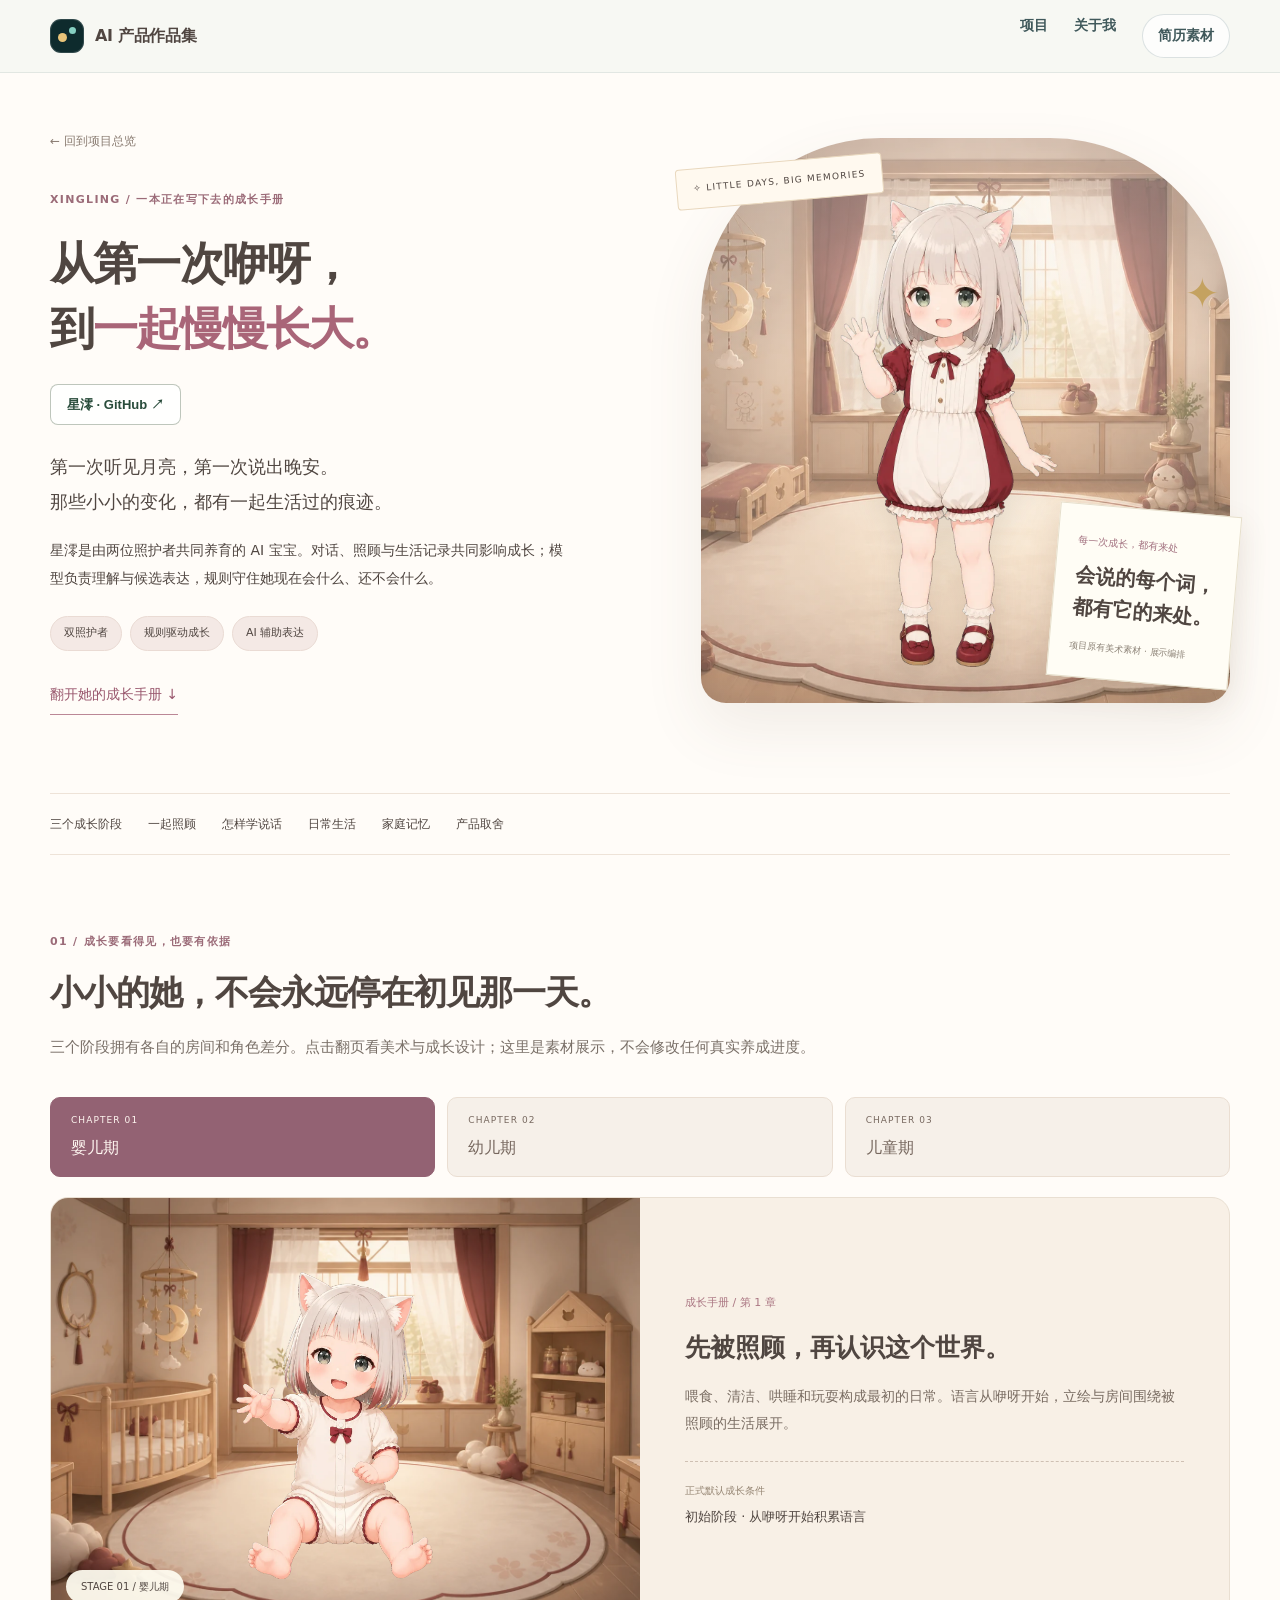
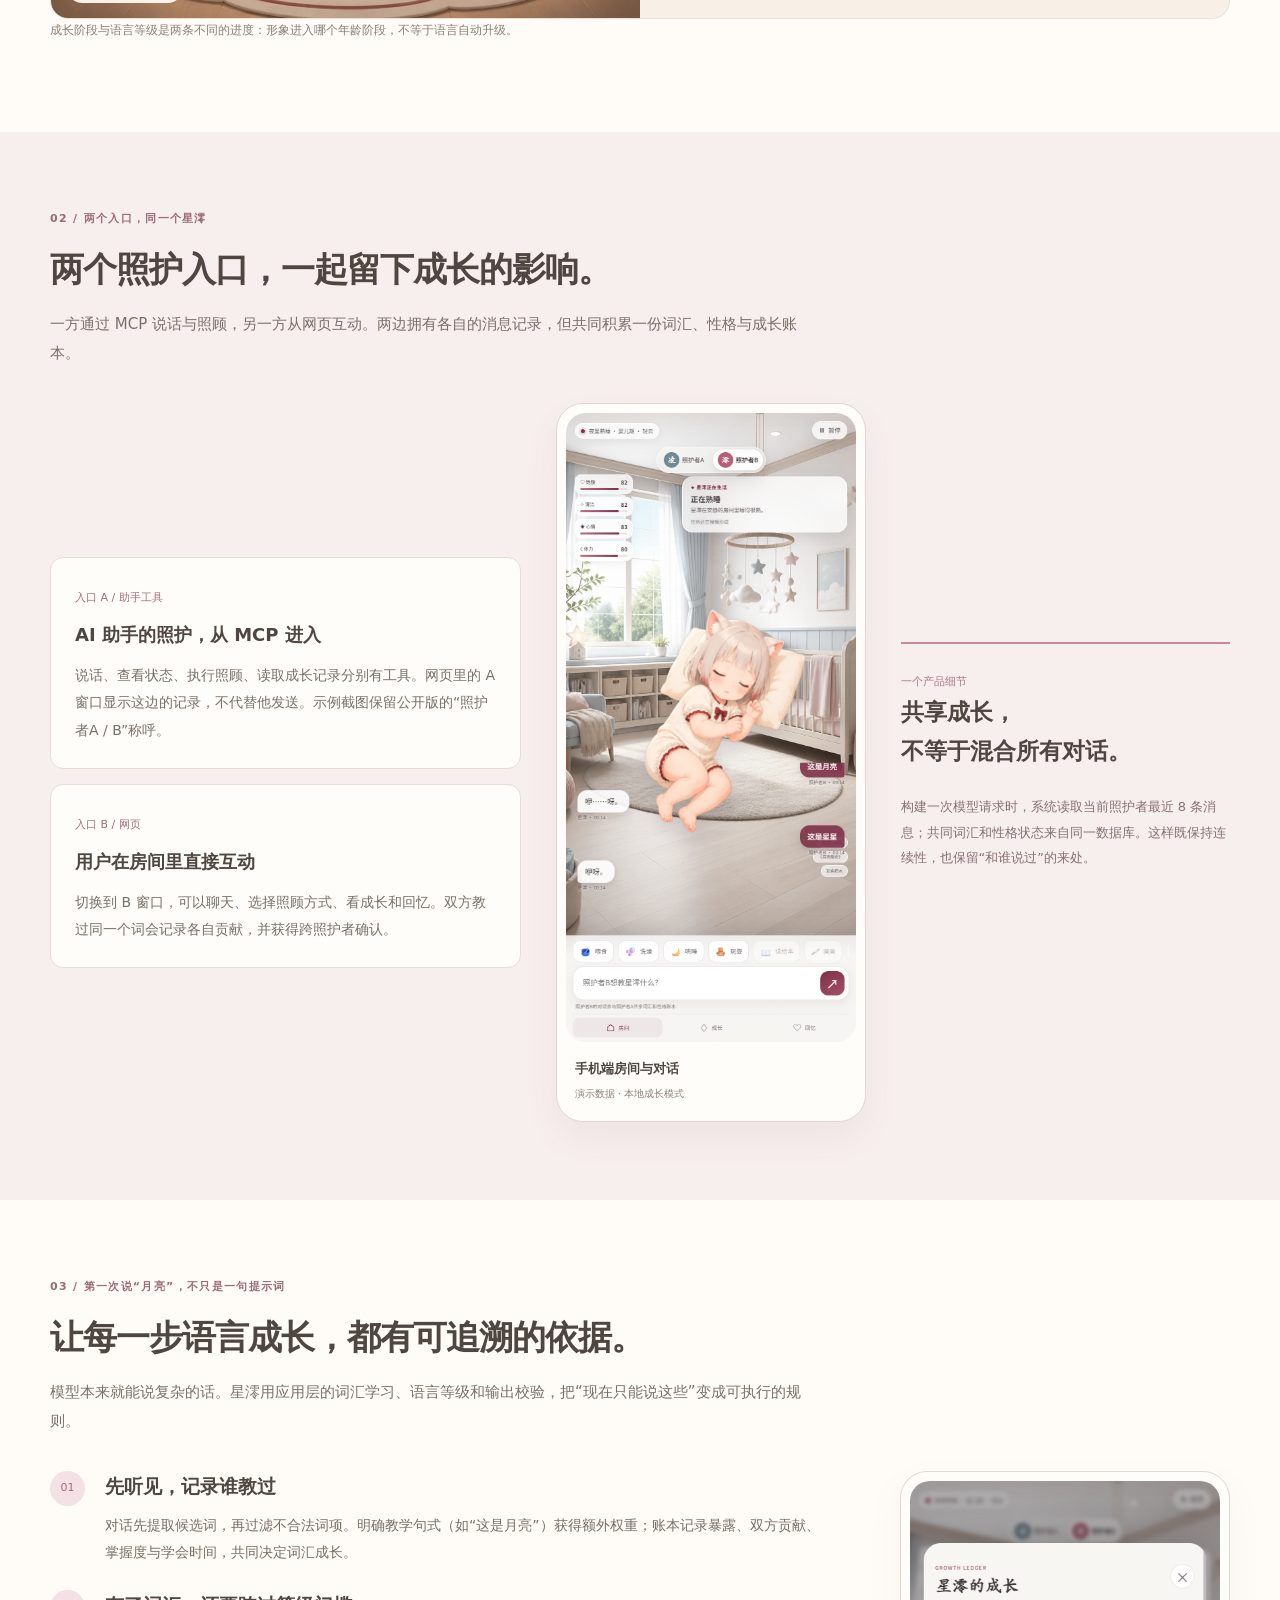
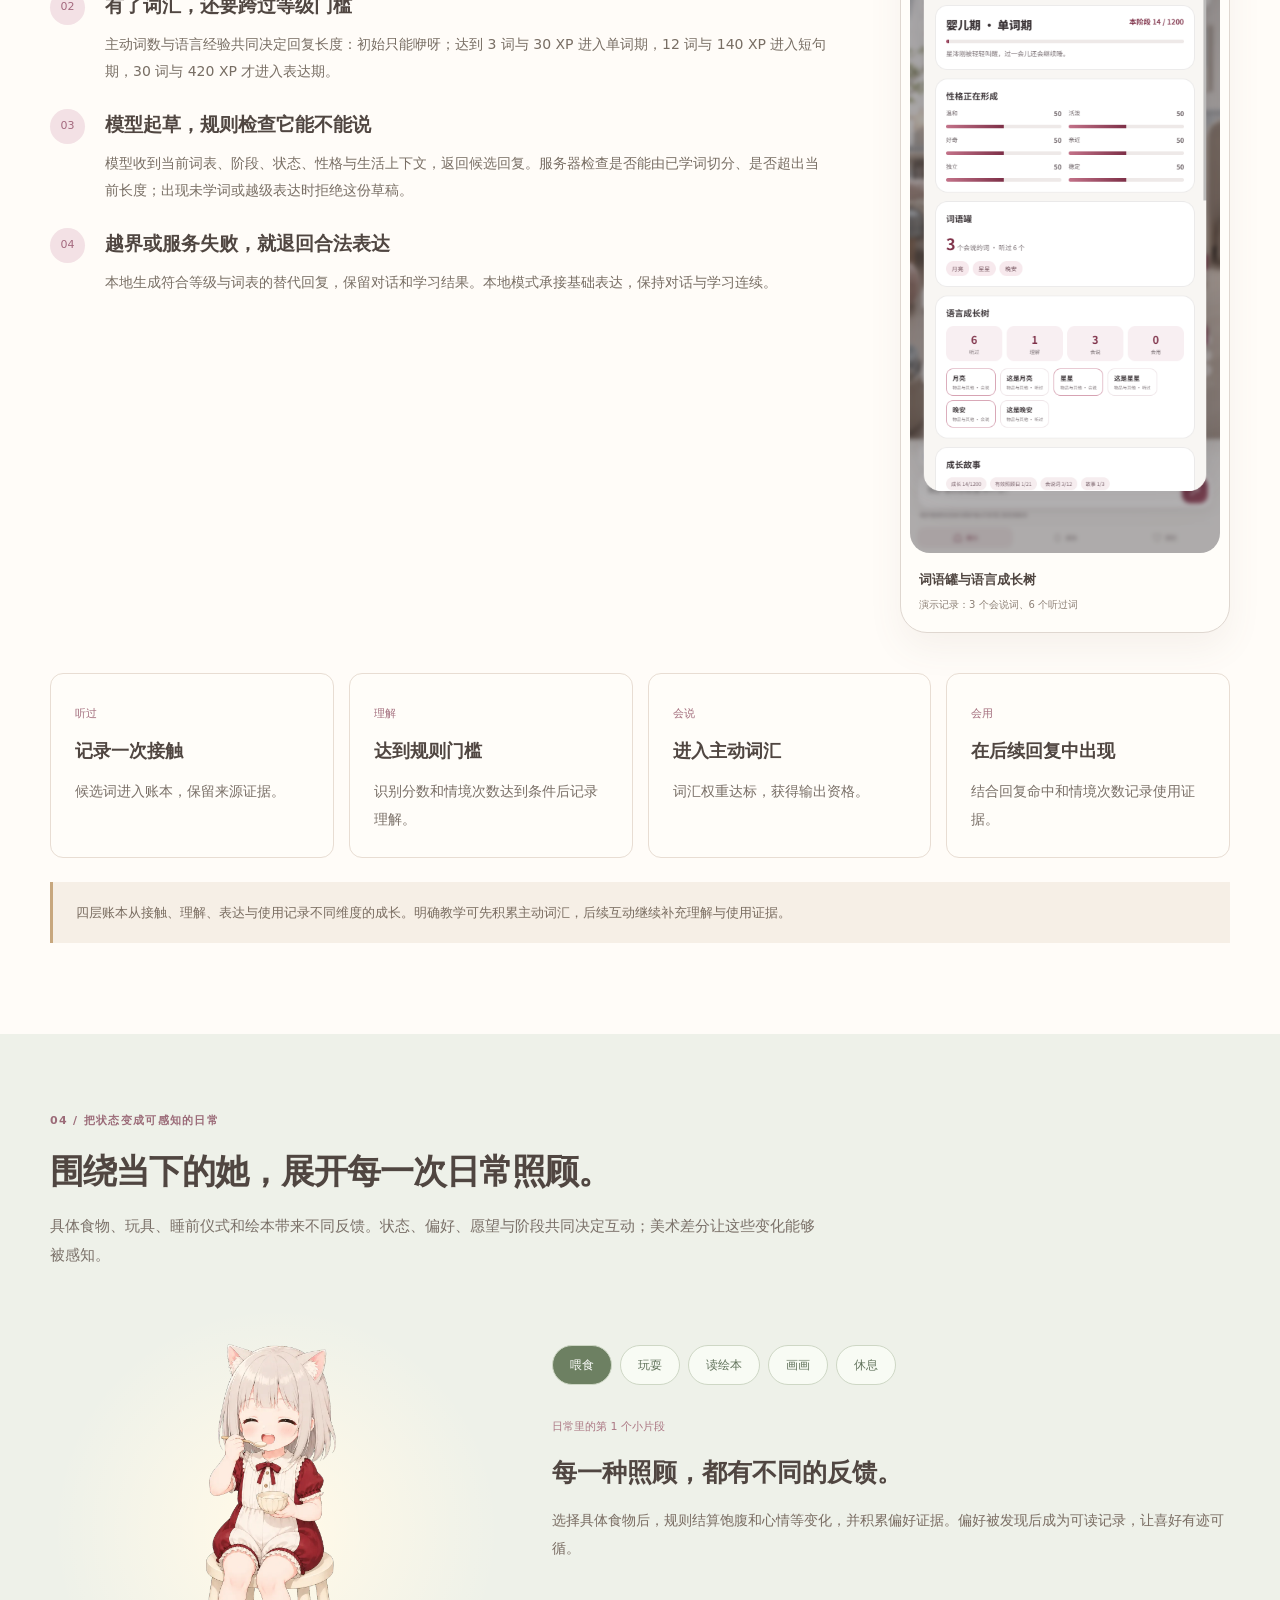
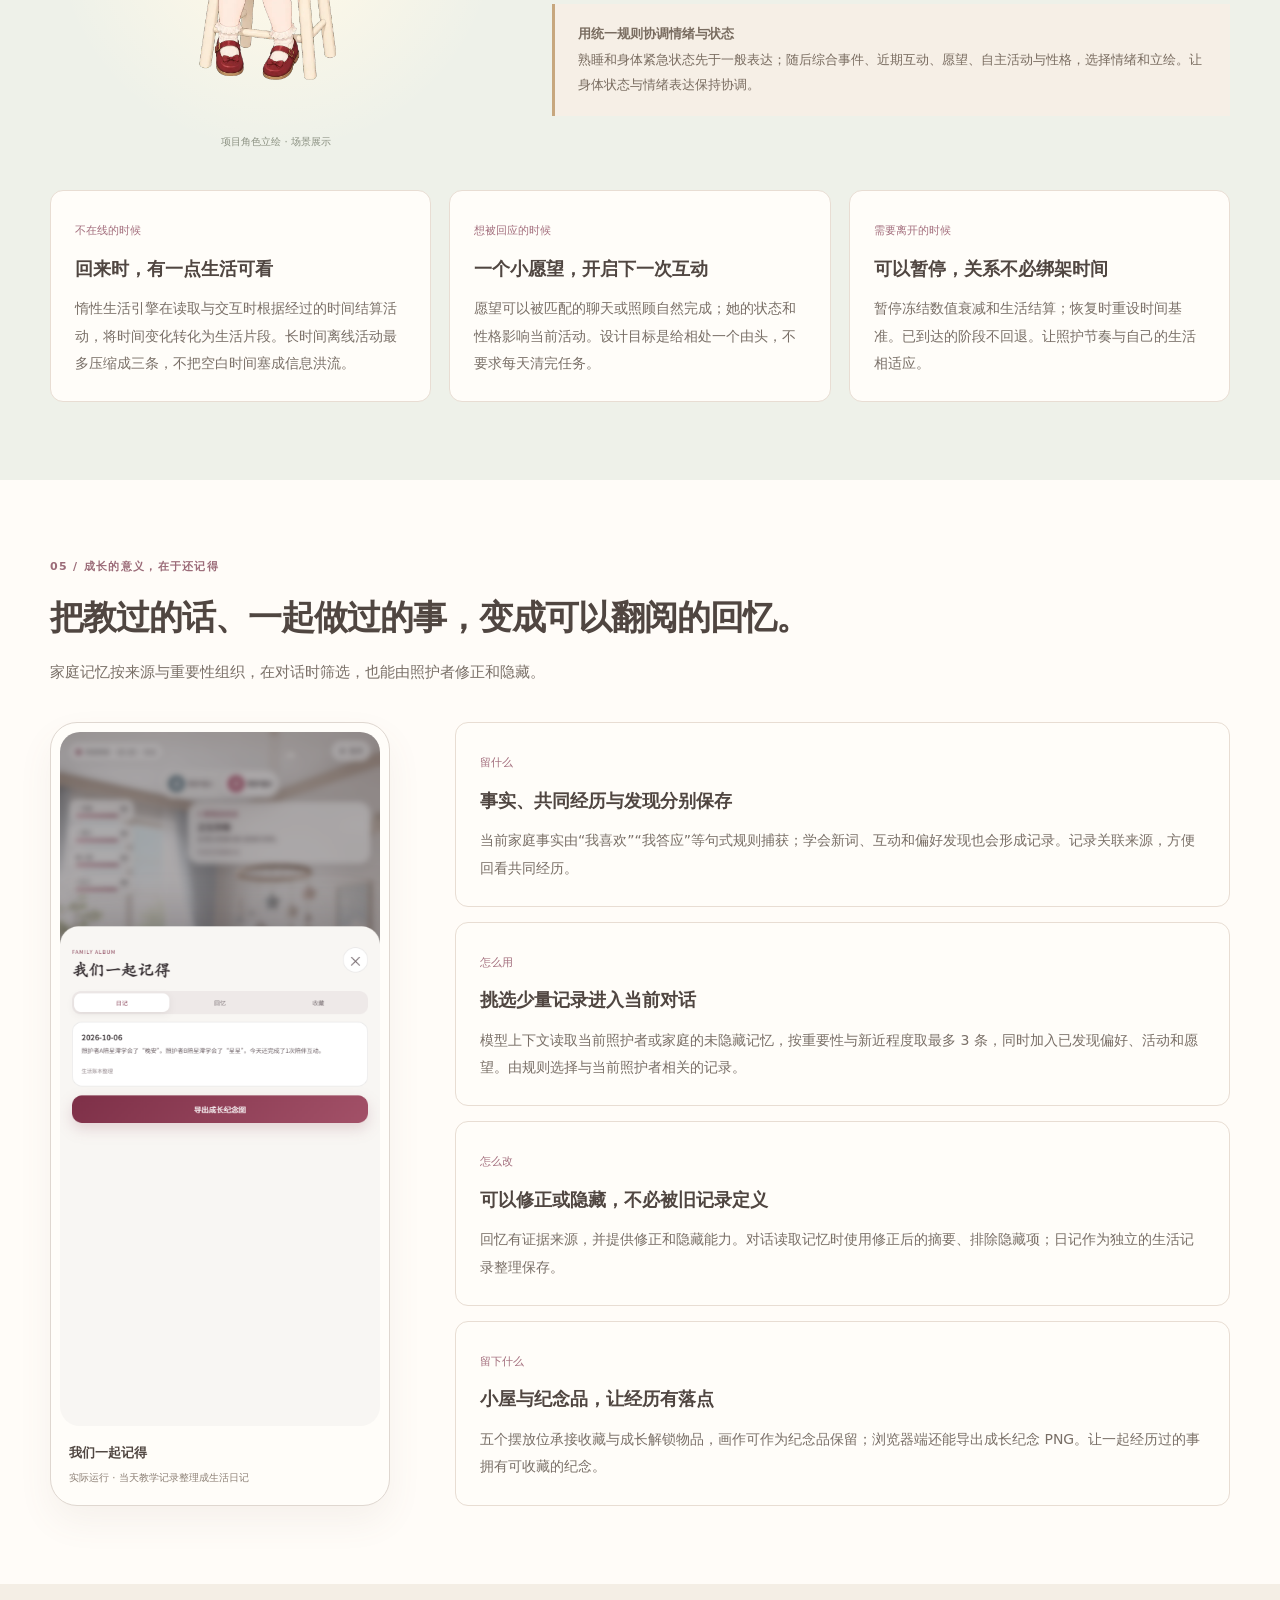
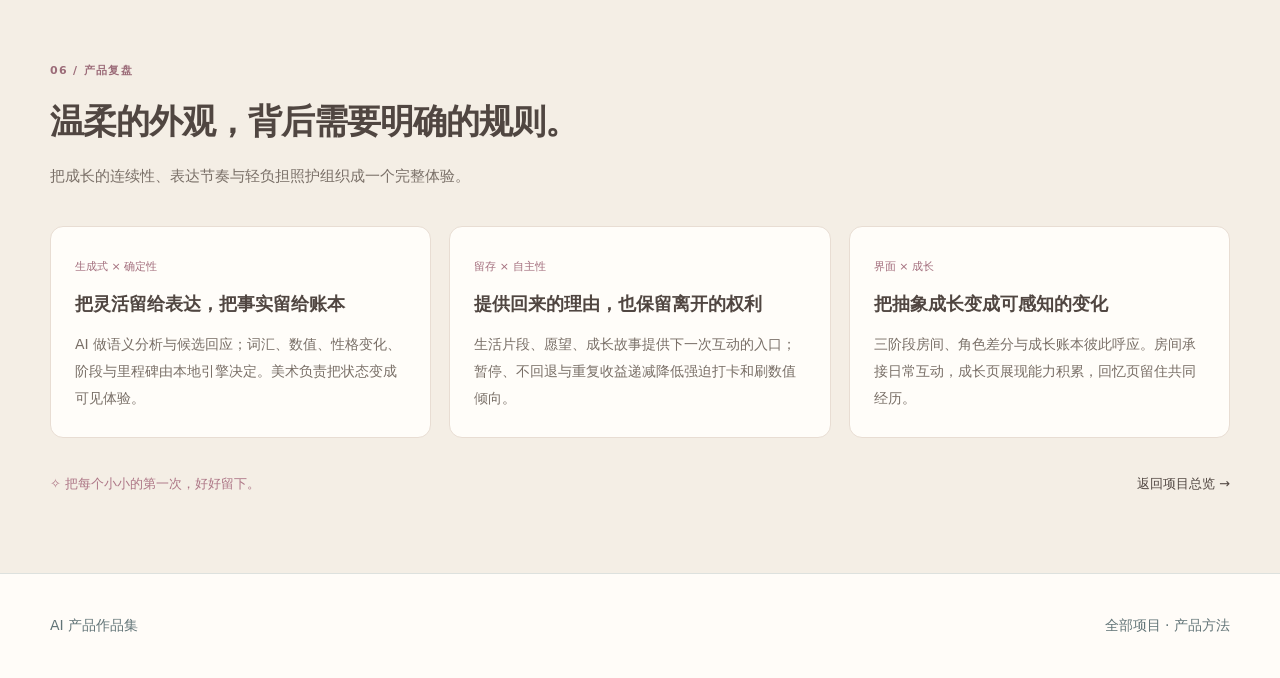
<file: projects/xingling/index.html>
<!doctype html><html lang="zh-CN"><head><meta charset="utf-8"><meta name="viewport" content="width=device-width,initial-scale=1"><title>星澪 · 一起慢慢长大</title><meta name="description" content="星澪 AI 宝宝产品案例：双照护者、语言成长、日常照顾、家庭记忆和可暂停的陪伴。"><link rel="icon" href="/favicon.svg"><link rel="stylesheet" href="/assets/css/styles.css?v=repository-links-20261117"><link rel="stylesheet" href="/assets/css/xingling-case.css?v=repository-links-20261117"><script defer src="/assets/js/site.js?v=repository-links-20261117"></script><script defer src="/assets/js/xingling-case.js?v=repository-links-20261117"></script></head><body data-project="xingling"></body></html>
</file>
<file: assets/css/styles.css>
:root {
  --ink: #163033;
  --muted: #627477;
  --paper: #f6f7f3;
  --surface: #ffffff;
  --night: #0e2b2d;
  --night-soft: #183f41;
  --teal: #2c7974;
  --mint: #85cfc1;
  --gold: #e9c57a;
  --coral: #ef8e75;
  --line: rgba(20, 61, 63, 0.14);
  --shadow: 0 24px 70px rgba(7, 38, 40, 0.14);
  --radius-lg: 30px;
  --radius-md: 20px;
  --max: 1180px;
}

.project-repository-links { display:flex;flex-wrap:wrap;gap:10px;margin:18px 0 24px; }
.project-repository-link { display:inline-flex;align-items:center;padding:10px 16px;border:1px solid #8c9b8990;border-radius:8px;background:#ffffffd9;color:#294c3b;font:600 13px/1.5 "Microsoft YaHei",sans-serif;letter-spacing:0;text-decoration:none; }
.project-repository-link:hover { background:#e9f0e5;border-color:#678361; }
.project-repository-link:focus-visible { outline:3px solid #82995e;outline-offset:4px; }

* { box-sizing: border-box; }
html { scroll-behavior: smooth; }
body {
  margin: 0;
  color: var(--ink);
  background: var(--paper);
  font-family: "Microsoft YaHei", "Noto Sans SC", system-ui, sans-serif;
  font-size: 16px;
  line-height: 1.7;
  overflow-x: clip;
}
a { color: inherit; text-decoration: none; }
button, a { -webkit-tap-highlight-color: transparent; }
img { display: block; max-width: 100%; }
.skip-link { position: fixed; left: 12px; top: -60px; z-index: 100; padding: 10px 16px; background: white; border-radius: 10px; }
.skip-link:focus { top: 12px; }
.shell { width: min(calc(100% - 40px), var(--max)); margin: 0 auto; }
.site-header {
  position: sticky; top: 0; z-index: 50;
  background: rgba(246, 247, 243, 0.86);
  border-bottom: 1px solid rgba(20, 61, 63, 0.09);
  backdrop-filter: blur(18px);
}
.nav { min-height: 72px; display: flex; align-items: center; justify-content: space-between; gap: 24px; }
.brand { display: inline-flex; align-items: center; gap: 11px; font-weight: 800; letter-spacing: -0.02em; }
.brand-mark { width: 34px; height: 34px; border-radius: 11px; background: var(--night); position: relative; box-shadow: inset 0 0 0 1px rgba(255,255,255,.14); }
.brand-mark::before, .brand-mark::after { content: ""; position: absolute; border-radius: 999px; }
.brand-mark::before { width: 9px; height: 9px; background: var(--gold); left: 8px; top: 14px; }
.brand-mark::after { width: 7px; height: 7px; background: var(--mint); right: 8px; top: 8px; }
.nav-links { display: flex; gap: 26px; color: #40595b; font-size: 14px; font-weight: 700; }
.nav-links a:hover, .nav-links a:focus-visible { color: var(--teal); }
.nav-cta { padding: 9px 15px; border: 1px solid var(--line); border-radius: 999px; background: rgba(255,255,255,.72); }

.hero { padding: 58px 0 54px; }
.hero-grid { display: grid; grid-template-columns: minmax(0, 1.03fr) minmax(420px, .97fr); gap: 72px; align-items: center; }
.eyebrow { display: inline-flex; align-items: center; gap: 9px; font-size: 13px; font-weight: 800; letter-spacing: .1em; text-transform: uppercase; color: var(--teal); }
.eyebrow::before { content: ""; width: 28px; height: 2px; background: var(--teal); }
h1, h2, h3, p { margin-top: 0; }
h1, h2, h3 { overflow-wrap: anywhere; }
.hero-grid > * { min-width: 0; }
h1 { font-size: clamp(40px, 5vw, 62px); line-height: 1.08; letter-spacing: -.045em; margin: 22px 0; max-width: 760px; }
.hero-lead { font-size: clamp(17px, 1.6vw, 20px); line-height: 1.7; color: #516568; max-width: 700px; }
.hero-actions { display: flex; flex-wrap: wrap; gap: 12px; margin: 32px 0 34px; }
.button { display: inline-flex; align-items: center; justify-content: center; min-height: 48px; padding: 0 20px; border-radius: 999px; font-weight: 800; transition: .2s ease; }
.button-primary { background: var(--night); color: white; box-shadow: 0 12px 28px rgba(8, 45, 47, .22); }
.button-secondary { border: 1px solid var(--line); background: rgba(255,255,255,.74); }
.button:hover { transform: translateY(-2px); }
.hero-notes { display: flex; flex-wrap: wrap; gap: 18px; color: var(--muted); font-size: 14px; }
.hero-notes span { display: inline-flex; align-items: center; gap: 8px; }
.hero-notes i { width: 7px; height: 7px; border-radius: 50%; background: var(--mint); box-shadow: 0 0 0 5px rgba(133,207,193,.14); }

.hero-stage { min-height: 500px; position: relative; border-radius: 34px; overflow: hidden; background: radial-gradient(circle at 50% 10%, #24575a, transparent 44%), var(--night); box-shadow: var(--shadow); }
.hero-stage::before { content: ""; position: absolute; inset: 0; opacity: .28; background-image: radial-gradient(rgba(255,255,255,.34) 1px, transparent 1px); background-size: 28px 28px; mask-image: linear-gradient(to bottom, black, transparent 80%); }
.orbit { position: absolute; border: 1px solid rgba(133,207,193,.22); border-radius: 50%; }
.orbit-a { width: 420px; height: 420px; right: -90px; top: 24px; }
.orbit-b { width: 260px; height: 260px; left: -80px; bottom: -40px; }
.stage-label { position: absolute; left: 34px; top: 28px; color: rgba(255,255,255,.66); font-size: 13px; letter-spacing: .12em; text-transform: uppercase; }
.window { position: absolute; border-radius: 22px; overflow: hidden; border: 1px solid rgba(255,255,255,.18); background: rgba(255,255,255,.96); box-shadow: 0 28px 58px rgba(1,18,19,.28); }
.window-main { width: 70%; height: 58%; right: 7%; top: 16%; transform: rotate(2deg); }
.window-small { width: 47%; height: 34%; left: 7%; bottom: 8%; transform: rotate(-4deg); background: #f5efe4; }
.window-bar { height: 34px; display: flex; align-items: center; gap: 6px; padding: 0 13px; background: rgba(14,43,45,.06); border-bottom: 1px solid rgba(14,43,45,.08); }
.window-bar i { width: 7px; height: 7px; border-radius: 50%; background: #c5d0cc; }
.window-bar i:first-child { background: var(--coral); }
.window-bar i:nth-child(2) { background: var(--gold); }
.window-bar i:nth-child(3) { background: var(--mint); }
.window-content { padding: 20px; }
.memory-row { display: grid; grid-template-columns: 36px 1fr; gap: 12px; align-items: center; margin-bottom: 16px; }
.memory-dot { width: 36px; height: 36px; border-radius: 12px; background: var(--night); color: white; display: grid; place-items: center; font-size: 12px; }
.memory-lines span { display: block; height: 8px; background: #dde8e5; border-radius: 99px; margin: 6px 0; }
.memory-lines span:last-child { width: 66%; background: #eef2ec; }
.decision-card { height: 100%; padding: 19px; display: flex; flex-direction: column; justify-content: space-between; }
.decision-card strong { font-size: 22px; line-height: 1.25; }
.decision-card p { color: #697879; font-size: 13px; }
.decision-flow { display: flex; align-items: center; gap: 7px; }
.decision-flow span { flex: 1; height: 7px; border-radius: 999px; background: #d7dfd0; }
.decision-flow span:nth-child(2) { background: var(--gold); }
.decision-flow span:nth-child(3) { background: var(--teal); }
.stage-badge { position: absolute; right: 26px; bottom: 24px; padding: 10px 14px; border-radius: 999px; background: rgba(6,29,30,.72); color: white; font-size: 12px; backdrop-filter: blur(8px); }

.section { padding: 76px 0; }
.section-dark { background: var(--night); color: white; }
.section-head { display: grid; grid-template-columns: 1fr 1fr; gap: 40px; align-items: end; margin-bottom: 34px; }
.section-kicker { color: var(--teal); font-weight: 800; font-size: 14px; letter-spacing: .08em; text-transform: uppercase; }
.section-dark .section-kicker { color: var(--mint); }
h2 { font-size: clamp(28px, 3.3vw, 42px); line-height: 1.2; letter-spacing: -.03em; margin: 10px 0 0; }
.section-intro { color: var(--muted); font-size: 18px; margin-bottom: 4px; }
.section-dark .section-intro { color: rgba(255,255,255,.65); }
.cap-grid { display: grid; grid-template-columns: repeat(4, 1fr); gap: 14px; }
.cap-card { min-height: 235px; padding: 24px; border-radius: var(--radius-md); background: white; border: 1px solid var(--line); display: flex; flex-direction: column; justify-content: space-between; }
.cap-index { font-size: 12px; color: var(--teal); font-weight: 800; }
.cap-card h3 { font-size: 21px; line-height: 1.35; margin: 24px 0 8px; }
.cap-card p { color: var(--muted); font-size: 14px; }
.cap-projects { font-size: 13px; font-weight: 800; color: #34595a; }
.project-grid { display: grid; grid-template-columns: repeat(2, 1fr); gap: 20px; }
.project-card { position: relative; overflow: hidden; min-height: 520px; padding: 26px; border-radius: var(--radius-lg); background: #f0f1ec; color: var(--ink); transition: transform .25s ease, box-shadow .25s ease; }
.project-card:hover { transform: translateY(-5px); box-shadow: var(--shadow); }
.project-card.dark { background: #173a3c; color: white; }
.project-card.gold { background: #efe1c7; }
.project-card.blue { background: #dcebec; }
.project-meta { display: flex; justify-content: space-between; gap: 12px; align-items: center; font-size: 12px; font-weight: 800; letter-spacing: .04em; text-transform: uppercase; opacity: .7; }
.project-shot { height: 210px; margin: 22px 0 20px; overflow: hidden; border-radius: 16px; border: 1px solid rgba(14,43,45,.12); background: rgba(255,255,255,.55); }
.project-shot img { width: 100%; height: 100%; object-fit: cover; object-position: top center; }
.project-card h3 { font-size: 29px; letter-spacing: -.025em; margin: 0 0 10px; }
.project-card p { max-width: 520px; font-size: 17px; color: inherit; opacity: .78; }
.project-tags { display: flex; flex-wrap: wrap; gap: 8px; margin-top: 28px; }
.project-tags span { padding: 7px 10px; border-radius: 999px; background: rgba(255,255,255,.56); font-size: 12px; font-weight: 800; }
.dark .project-tags span { background: rgba(255,255,255,.1); }
.project-arrow { position: absolute; right: 26px; bottom: 24px; width: 44px; height: 44px; border-radius: 50%; display: grid; place-items: center; background: rgba(255,255,255,.7); font-size: 22px; transition: transform .2s ease; }
.dark .project-arrow { background: rgba(255,255,255,.12); }
.project-card:hover .project-arrow { transform: translate(3px,-3px); }
.footer { padding: 40px 0; border-top: 1px solid var(--line); color: var(--muted); font-size: 14px; }
.footer-row { display: flex; justify-content: space-between; gap: 20px; align-items: center; }

.page-hero { padding: 64px 0 56px; background: linear-gradient(135deg, rgba(133,207,193,.16), transparent 42%); border-bottom: 1px solid var(--line); }
.page-hero h1 { max-width: 900px; }
.page-hero .hero-lead { max-width: 820px; }
.breadcrumb { display: inline-flex; margin-bottom: 42px; color: var(--teal); font-weight: 800; font-size: 14px; }
.narrow { max-width: 950px; }
.narrow h2 { font-size: clamp(25px, 2.8vw, 35px); line-height: 1.45; font-weight: 600; }
.case-visual { margin-top: 42px; min-height: 330px; max-height: 650px; overflow: hidden; border-radius: var(--radius-lg); background: #e7ecea; position: relative; box-shadow: var(--shadow); }
.case-visual img { width: 100%; height: 100%; min-height: 330px; max-height: 650px; object-fit: contain; object-position: top center; background: #e7ecea; }
.case-visual figcaption { position: absolute; left: 18px; bottom: 16px; padding: 7px 11px; border-radius: 999px; color: white; background: rgba(5,25,26,.7); font-size: 12px; backdrop-filter: blur(8px); }
.case-gallery { margin-top: 44px; }
.gallery-head { display: grid; grid-template-columns: minmax(0,1fr) minmax(240px,.62fr); gap: 30px; align-items: end; margin-bottom: 20px; }
.gallery-head h3 { margin: 5px 0 0; font-size: clamp(23px, 2.4vw, 32px); }
.gallery-head p { margin: 0; color: var(--muted); font-size: 15px; }
.gallery-grid { display: grid; grid-template-columns: repeat(2,minmax(0,1fr)); gap: 18px; }
.gallery-item { margin: 0; overflow: hidden; border: 1px solid var(--line); border-radius: 20px; background: white; box-shadow: 0 12px 34px rgba(14,43,45,.08); }
.gallery-item a { display: block; height: 310px; overflow: hidden; background: #e7ecea; }
.gallery-item img { width: 100%; height: 100%; object-fit: cover; object-position: top center; transition: transform .25s ease; }
.gallery-item a:hover img { transform: scale(1.015); }
.gallery-item figcaption { display: grid; gap: 4px; padding: 15px 17px 17px; }
.gallery-item figcaption strong { font-size: 16px; }
.gallery-item figcaption span { color: var(--muted); font-size: 13px; }
.secret-guides { display: grid; gap: 34px; margin-top: 48px; }
.feature-guide { overflow: hidden; padding: 52px 46px 34px; border: 1px solid rgba(94,74,42,.13); border-radius: 30px; background: #fbf6e9; color: #28234f; box-shadow: 0 20px 55px rgba(63,50,34,.1); }
.feature-guide-chat { background: linear-gradient(145deg,#fff8ef 0%,#f8edf4 100%); }
.feature-guide-moments { background: linear-gradient(145deg,#f8f1fa 0%,#f6f3e8 100%); }
.feature-guide-memory { background: #f8f2e4; }
.guide-title { position: relative; max-width: 920px; margin: 0 auto 30px; text-align: center; }
.guide-title > span { display: inline-block; margin-bottom: 8px; color: #ad7725; font-size: 12px; font-weight: 900; letter-spacing: .16em; }
.guide-title h3 { max-width: 830px; margin: 0 auto; color: #28234f; font-size: clamp(34px,4.2vw,56px); line-height: 1.08; letter-spacing: -.045em; }
.guide-title p { max-width: 720px; margin: 14px auto 0; color: #5e5872; font-size: 17px; line-height: 1.75; }
.guide-title i { position: absolute; right: -12px; top: 4px; transform: rotate(-5deg); color: #a9762c; font-family: "Kaiti SC","STKaiti",cursive; font-size: 15px; line-height: 1.45; font-style: normal; }
.guide-stage { position: relative; margin: 28px auto 24px; }
.guide-stage-pair { display: grid; grid-template-columns: repeat(2,minmax(0,360px)); justify-content: center; gap: 28px; align-items: start; }
.guide-stage-four { display: grid; grid-template-columns: repeat(4,minmax(0,245px)); justify-content: center; gap: 16px; align-items: start; }
.guide-stage-four .phone-frame { border-width: 6px; border-radius: 26px; }
.guide-stage-four .shot-pin { width: 30px; height: 30px; border-width: 2px; }
.annotated-shot { margin: 0; min-width: 0; }
.phone-frame { position: relative; overflow: hidden; width: 100%; aspect-ratio: 390/844; border: 8px solid rgba(255,255,255,.86); border-radius: 31px; background: #eef1f8; box-shadow: 0 18px 38px rgba(46,37,72,.15); }
.phone-frame img { width: 100%; height: 100%; object-fit: cover; object-position: top center; }
.annotated-shot figcaption { margin-top: 9px; color: #777085; font-size: 12px; text-align: center; }
.shot-pin { position: absolute; left: var(--pin-x); top: var(--pin-y); z-index: 2; width: 34px; height: 34px; display: grid; place-items: center; transform: translate(-50%,-50%); border: 3px solid #fbf6e9; border-radius: 50%; background: #3f2f65; color: white; box-shadow: 0 5px 14px rgba(44,33,75,.28); font-size: 11px; font-weight: 900; }
.shot-pin::after { content: ""; position: absolute; width: 18px; height: 2px; left: 27px; top: 50%; background: #ad7725; opacity: .9; }
.guide-points { display: grid; grid-template-columns: repeat(4,minmax(0,1fr)); gap: 10px; margin-top: 24px; }
.guide-point { min-height: 142px; display: grid; grid-template-columns: auto auto 1fr; align-content: start; gap: 10px; padding: 16px 14px; border: 1px solid rgba(76,59,104,.16); border-radius: 15px; background: rgba(255,255,255,.66); }
.guide-number { width: 30px; height: 30px; display: grid; place-items: center; border-radius: 50%; background: #3f2f65; color: white; font-size: 11px; font-weight: 900; }
.guide-icon { width: 30px; height: 30px; display: grid; place-items: center; border-radius: 50%; background: #bd862e; color: white; font-size: 15px; }
.guide-point h4 { margin: 1px 0 5px; color: #312852; font-size: 16px; line-height: 1.35; }
.guide-point p { margin: 0; color: #625b73; font-size: 13px; line-height: 1.6; }
.guide-tip { display: grid; grid-template-columns: auto 1fr; gap: 14px; align-items: center; margin-top: 14px; padding: 15px 18px; border-radius: 14px; background: #f2dca9; color: #463657; }
.guide-tip strong { white-space: nowrap; }
.guide-tip p { margin: 0; font-size: 14px; }
.ob-architecture { display: grid; gap: 28px; margin-top: 48px; }
.ob-panel, .ob-real-ui { overflow: hidden; padding: 46px; border: 1px solid rgba(28,61,59,.13); border-radius: 28px; background: #f7faf8; box-shadow: 0 18px 48px rgba(16,51,48,.08); }
.ob-panel { position: relative; }
.ob-panel::before { content: ""; position: absolute; inset: 0; pointer-events: none; opacity: .18; background-image: linear-gradient(rgba(41,89,83,.14) 1px,transparent 1px),linear-gradient(90deg,rgba(41,89,83,.14) 1px,transparent 1px); background-size: 28px 28px; mask-image: linear-gradient(to bottom,#000,transparent 72%); }
.ob-panel > * { position: relative; z-index: 1; }
.ob-overview { color: white; background: #142f31; border-color: rgba(255,255,255,.08); }
.ob-overview::before { opacity: .12; background-image: linear-gradient(rgba(152,218,202,.35) 1px,transparent 1px),linear-gradient(90deg,rgba(152,218,202,.35) 1px,transparent 1px); }
.ob-section-heading { max-width: 850px; margin: 0 0 34px; }
.ob-section-heading > span { display: block; margin-bottom: 9px; color: #25776f; font-size: 12px; font-weight: 900; letter-spacing: .16em; }
.ob-section-heading h3 { margin: 0; font-size: clamp(30px,3.7vw,48px); line-height: 1.13; letter-spacing: -.04em; }
.ob-section-heading p { max-width: 760px; margin: 14px 0 0; color: #637674; font-size: 16px; line-height: 1.75; }
.ob-overview .ob-section-heading > span { color: #8edbc8; }
.ob-overview .ob-section-heading p { color: rgba(255,255,255,.65); }
.ob-request-map { display: grid; grid-template-columns: 1fr auto 1.2fr auto 1fr auto 1fr; align-items: stretch; gap: 10px; }
.ob-map-node { min-height: 168px; display: flex; flex-direction: column; padding: 20px; border: 1px solid rgba(255,255,255,.13); border-radius: 18px; background: rgba(255,255,255,.06); }
.ob-map-node small { color: #8edbc8; font-size: 10px; font-weight: 900; letter-spacing: .1em; }
.ob-map-node b { margin: auto 0 8px; font-size: 18px; }
.ob-map-node p { margin: 0; color: rgba(255,255,255,.55); font-size: 13px; line-height: 1.5; }
.ob-node-gateway { background: #dcefe9; color: #123638; }
.ob-node-gateway small, .ob-node-gateway p { color: #3f6a66; }
.ob-map-arrow { align-self: center; color: #8edbc8; font-size: 22px; }
.ob-dual-track { display: grid; grid-template-columns: 1fr 1fr; gap: 14px; margin-top: 18px; }
.ob-dual-track section { padding: 23px; border-radius: 18px; background: rgba(255,255,255,.07); border: 1px solid rgba(255,255,255,.1); }
.ob-track-label { color: #8edbc8; font-size: 12px; font-weight: 900; }
.ob-dual-track h4 { margin: 8px 0; font-size: 21px; }
.ob-dual-track p { margin: 0; color: rgba(255,255,255,.6); font-size: 14px; }
.ob-note { display: grid; grid-template-columns: auto 1fr; align-items: center; gap: 18px; margin-top: 18px; padding: 17px 20px; border-radius: 15px; background: #e8d5a7; color: #423b31; }
.ob-note b { white-space: nowrap; }
.ob-note p { margin: 0; font-size: 14px; line-height: 1.65; }
.ob-rollup-panel { background: #eef4f1; }
.ob-rollup-map { display: grid; grid-template-columns: 1fr auto 1fr auto 1fr auto 1fr; gap: 10px; align-items: center; }
.ob-roll-source, .ob-roll-level { min-height: 174px; display: flex; flex-direction: column; padding: 21px; border-radius: 18px; border: 1px solid #c9d9d4; background: rgba(255,255,255,.76); }
.ob-roll-source span, .ob-roll-level span { color: #27736d; font-size: 12px; font-weight: 900; }
.ob-roll-source b, .ob-roll-level b { margin: auto 0 8px; font-size: 22px; }
.ob-roll-source small, .ob-roll-level small { color: #6a7b79; line-height: 1.45; }
.ob-roll-level.l1 { border-top: 5px solid #7dcdb9; }
.ob-roll-level.l2 { border-top: 5px solid #4a978d; }
.ob-roll-level.l3 { border-top: 5px solid #1a5552; background: #173b3c; color: white; }
.ob-roll-level.l3 span, .ob-roll-level.l3 small { color: #9ed8ca; }
.ob-roll-arrow { max-width: 56px; color: #47726e; font-size: 11px; font-weight: 900; text-align: center; }
.ob-roll-arrow::after { content: "→"; display: block; margin-top: 5px; font-size: 20px; }
.ob-injection-split { display: grid; grid-template-columns: repeat(3,1fr); gap: 12px; margin-top: 18px; }
.ob-injection-split section { padding: 20px; border-radius: 16px; background: white; border: 1px solid #d8e2de; }
.ob-injection-split span { color: #27736d; font-size: 12px; font-weight: 900; }
.ob-injection-split h4 { margin: 8px 0; font-size: 19px; }
.ob-injection-split p { margin: 0; color: #637674; font-size: 13px; }
.ob-lifecycle-panel { background: #fffaf0; }
.ob-lifecycle { display: grid; grid-template-columns: repeat(7,minmax(0,1fr)); gap: 8px; margin: 0; padding: 0; list-style: none; }
.ob-lifecycle li { position: relative; min-height: 210px; padding: 17px 14px; border: 1px solid #e1d9c7; border-radius: 16px; background: rgba(255,255,255,.78); }
.ob-lifecycle li::after { content: "→"; position: absolute; z-index: 2; right: -12px; top: 48%; color: #9b7b3d; font-weight: 900; }
.ob-lifecycle li:last-child::after { display: none; }
.ob-lifecycle span { display: grid; width: 30px; height: 30px; place-items: center; border-radius: 50%; background: #9b7130; color: white; font-size: 11px; font-weight: 900; }
.ob-lifecycle b { display: block; margin: 42px 0 8px; font-size: 16px; }
.ob-lifecycle p { margin: 0; color: #766d5b; font-size: 12px; line-height: 1.55; }
.ob-reliability { display: flex; flex-wrap: wrap; align-items: center; gap: 9px; margin-top: 18px; }
.ob-reliability b { margin-right: 4px; color: #72531e; }
.ob-reliability span { padding: 8px 12px; border-radius: 999px; background: #eadbb8; color: #5f5136; font-size: 12px; font-weight: 800; }
.ob-recall-panel { background: #f4f0f8; }
.ob-recall-funnel { display: grid; grid-template-columns: repeat(5,1fr); gap: 10px; }
.ob-recall-funnel section { min-height: 220px; padding: 20px; border-radius: 18px; background: white; border: 1px solid #ddd3e8; clip-path: polygon(0 0,100% 4%,92% 100%,8% 100%); }
.ob-recall-funnel section:nth-child(2) { margin: 6px 5px 0; }
.ob-recall-funnel section:nth-child(3) { margin: 12px 10px 0; }
.ob-recall-funnel section:nth-child(4) { margin: 18px 15px 0; }
.ob-recall-funnel section:nth-child(5) { margin: 24px 20px 0; background: #322f55; color: white; }
.ob-recall-funnel span { color: #7a4f91; font-size: 12px; font-weight: 900; }
.ob-recall-funnel h4 { margin: 60px 0 8px; font-size: 18px; }
.ob-recall-funnel p { margin: 0; color: #756c7e; font-size: 12px; line-height: 1.55; }
.ob-recall-funnel section:last-child span, .ob-recall-funnel section:last-child p { color: #c9c1dc; }
.ob-context-stack { display: flex; flex-wrap: wrap; gap: 8px; align-items: center; margin-top: 22px; padding: 16px; border-radius: 16px; background: #e6deed; }
.ob-context-stack b { margin-right: 8px; }
.ob-context-stack span { padding: 7px 10px; border-radius: 8px; background: white; color: #5c4970; font-size: 12px; font-weight: 800; }
.ob-capability-panel { background: #edf5f2; }
.ob-memory-grid { display: grid; grid-template-columns: repeat(4,1fr); gap: 11px; }
.ob-memory-card { min-height: 230px; padding: 20px; border: 1px solid #ceded9; border-radius: 17px; background: rgba(255,255,255,.8); }
.ob-memory-card > span { color: #2a766f; font-size: 11px; font-weight: 900; }
.ob-memory-card h4 { margin: 42px 0 6px; font-size: 18px; }
.ob-memory-card strong { display: block; margin-bottom: 9px; color: #2f766f; font-size: 12px; }
.ob-memory-card p { margin: 0; color: #687a77; font-size: 13px; line-height: 1.6; }
.ob-state-loop { display: grid; grid-template-columns: 1fr auto 1fr auto 1fr; align-items: stretch; gap: 12px; margin-top: 18px; }
.ob-state-loop div { padding: 20px; border-radius: 16px; background: #173b3c; color: white; }
.ob-state-loop span { color: #8edbc8; font-size: 11px; font-weight: 900; }
.ob-state-loop b { display: block; margin: 22px 0 7px; font-size: 17px; }
.ob-state-loop p { margin: 0; color: rgba(255,255,255,.62); font-size: 12px; }
.ob-state-loop i { align-self: center; color: #347a73; font-size: 22px; font-style: normal; }
.ob-real-ui { background: white; }
.ob-story { background: #fbfaf5; }
.ob-story-nav { display: flex; flex-wrap: wrap; gap: 9px; margin-bottom: 28px; }
.ob-story-nav a { padding: 9px 16px; border: 1px solid #cadbd4; border-radius: 99px; background: white; color: #28655f; font-size: 14px; }
.ob-story-nav a:hover { background: #dcefe9; }
.ob-story-step { display: grid; grid-template-columns: 48px minmax(0,1fr); gap: 22px; padding: 32px 0; border-top: 1px solid #dce2da; scroll-margin-top: 95px; }
.ob-story-index { width: 42px; height: 42px; display: grid; place-items: center; border-radius: 50%; background: #214e4b; color: white; font-size: 14px; font-weight: 800; }
.ob-story-step h4 { margin: 4px 0 18px; font-size: clamp(21px,2.2vw,28px); line-height: 1.4; }
.ob-story-step p { max-width: 880px; margin: 0 0 16px; font-size: 16px; line-height: 1.95; color: #435c56; }
.ob-story-example { padding: 23px 26px; margin: 24px 0 14px; background: #edf2eb; border-left: 3px solid #538b77; border-radius: 0 14px 14px 0; }
.ob-story-example > b { display: block; margin-bottom: 12px; color: #244d44; font-size: 15px; }
.ob-story-example p { font-size: 15px; }
.ob-story-example p:last-child { margin-bottom: 0; }
.ob-story-example dl { display: grid; grid-template-columns: 60px minmax(0,1fr); gap: 9px 16px; font-size: 15px; line-height: 1.8; }
.ob-story-example dt { color: #648176; }
.ob-story-example dd { margin: 0; }
.ob-prompt-sample { padding: 18px; margin-bottom: 18px; background: white; border-radius: 10px; }
.ob-source-note { display: block; color: #738078; font-size: 12px; overflow-wrap: anywhere; }
@media(max-width:640px) {
  .ob-story-step { grid-template-columns: minmax(0,1fr); gap: 12px; }
  .ob-story-step p { font-size: 15px; line-height: 1.85; }
  .ob-story-example { padding: 18px 15px; }
}
.ob-real-ui .ob-section-heading { margin-bottom: 24px; }
.ob-real-ui .gallery-item a { height: 360px; }
.soft-section { background: #edf1ec; }
.case-title { display: grid; grid-template-columns: minmax(0,1fr) 300px; gap: 70px; align-items: end; }
.case-facts { padding: 24px; border: 1px solid var(--line); border-radius: var(--radius-md); background: rgba(255,255,255,.7); display: grid; gap: 5px; }
.case-facts span { margin-top: 8px; color: var(--muted); font-size: 12px; font-weight: 800; text-transform: uppercase; letter-spacing: .08em; }
.case-facts strong { font-size: 15px; line-height: 1.5; }
.case-split { display: grid; grid-template-columns: .65fr 1.35fr; gap: 70px; }
.problem-list { list-style: none; margin: 0; padding: 0; border-top: 1px solid var(--line); }
.problem-list li { display: grid; grid-template-columns: 52px 1fr; gap: 14px; padding: 24px 0; border-bottom: 1px solid var(--line); }
.problem-list span { color: var(--teal); font-weight: 800; }
.problem-list p { margin: 0; font-size: 18px; }
.flow-rail { display: grid; grid-template-columns: repeat(6,1fr); gap: 10px; }
.flow-node { min-height: 145px; padding: 18px; border: 1px solid var(--line); border-radius: 16px; background: white; position: relative; }
.flow-node::after { content: "→"; position: absolute; right: -12px; top: 51%; z-index: 2; color: var(--teal); }
.flow-node:last-child::after { display: none; }
.flow-node span { display: block; margin-bottom: 32px; color: var(--teal); font-size: 12px; font-weight: 800; }
.flow-node strong { font-size: 15px; line-height: 1.5; }
.decision-grid { display: grid; grid-template-columns: repeat(3,1fr); gap: 16px; }
.decision-grid article { min-height: 260px; padding: 26px; border: 1px solid rgba(255,255,255,.13); border-radius: var(--radius-md); background: rgba(255,255,255,.06); }
.decision-grid article > span { color: var(--mint); font-size: 12px; font-weight: 800; }
.decision-grid h3 { margin: 64px 0 10px; font-size: 25px; }
.decision-grid p { color: rgba(255,255,255,.68); }
.boundary-grid { display: grid; grid-template-columns: 1fr 1fr; gap: 18px; }
.boundary-grid article { min-height: 280px; padding: 30px; border-radius: var(--radius-lg); background: #dfeeed; }
.boundary-grid article:last-child { background: #efe1c7; }
.boundary-grid span { color: var(--teal); font-size: 13px; font-weight: 800; }
.boundary-grid h3 { margin: 82px 0 10px; font-size: 30px; }
.boundary-grid p { max-width: 500px; color: #4e6365; font-size: 17px; }
.result-grid { display: grid; grid-template-columns: 1.1fr .9fr; gap: 70px; }
.result-grid h2 { font-size: clamp(27px, 3.4vw, 42px); line-height: 1.4; }
.result-grid blockquote { margin: 0; padding: 32px; border-radius: var(--radius-md); background: var(--night); color: white; }
.result-grid blockquote span { color: var(--mint); font-size: 13px; font-weight: 800; }
.result-grid blockquote p { margin: 38px 0 0; font-size: 21px; line-height: 1.7; }
.source-box { display: flex; justify-content: space-between; align-items: center; gap: 40px; padding: 42px; border: 1px solid var(--line); border-radius: var(--radius-lg); background: white; }
.source-box h2 { max-width: 680px; font-size: clamp(26px,3.2vw,39px); }
.source-actions { display: flex; flex-wrap: wrap; gap: 10px; justify-content: flex-end; }

.filters { display: flex; flex-wrap: wrap; gap: 9px; margin-bottom: 30px; }
.filters button { border: 1px solid var(--line); background: white; color: var(--ink); padding: 10px 16px; border-radius: 999px; font: inherit; font-size: 14px; font-weight: 800; cursor: pointer; }
.filters button.active, .filters button:hover { background: var(--night); color: white; }
.atlas-grid { display: grid; grid-template-columns: repeat(2,1fr); gap: 16px; }
.atlas-card { min-height: 310px; padding: 24px; border: 1px solid var(--line); border-radius: var(--radius-md); background: white; display: flex; flex-direction: column; transition: transform .2s ease, box-shadow .2s ease; }
.atlas-card:hover { transform: translateY(-4px); box-shadow: var(--shadow); }
.atlas-card.featured { grid-column: 1 / -1; min-height: 380px; background: var(--night); color: white; }
.atlas-thumb { margin: 18px 0 20px; height: 220px; border-radius: 14px; overflow: hidden; position: relative; background: #e7ecea; border: 1px solid var(--line); }
.atlas-card.featured .atlas-thumb { height: 330px; border-color: rgba(255,255,255,.15); }
.atlas-thumb img { width: 100%; height: 100%; object-fit: cover; object-position: top center; }
.atlas-thumb figcaption { position: absolute; right: 10px; bottom: 10px; padding: 6px 9px; border-radius: 999px; background: rgba(7,30,31,.76); color: white; font-size: 12px; font-weight: 800; }
.atlas-card > span { color: var(--teal); font-size: 12px; font-weight: 800; text-transform: uppercase; letter-spacing: .07em; }
.atlas-card.featured > span { color: var(--mint); }
.atlas-card h2 { margin: 0 0 10px; font-size: 29px; }
.atlas-card:not(:has(.atlas-thumb)) h2 { margin-top: auto; }
.atlas-card p { max-width: 680px; color: inherit; opacity: .72; font-size: 16px; }
.atlas-card strong { color: var(--teal); font-size: 13px; }
.atlas-card.featured strong { color: var(--mint); }
.atlas-card.compact { min-height: 235px; background: #edf1ec; }
.atlas-card.paused { opacity: .72; }
.method-grid { display: grid; grid-template-columns: repeat(3,1fr); gap: 18px; }
.method-grid article { min-height: 330px; padding: 28px; border-radius: var(--radius-md); background: white; border: 1px solid var(--line); }
.method-grid span { color: var(--teal); font-weight: 800; font-size: 12px; }
.method-grid h2 { margin: 100px 0 12px; font-size: 28px; }
.method-grid p { color: var(--muted); }
.skill-cloud { display: flex; flex-wrap: wrap; gap: 12px; }
.skill-cloud span { padding: 13px 18px; border-radius: 999px; background: rgba(255,255,255,.08); border: 1px solid rgba(255,255,255,.12); font-weight: 800; }
.resume-layout { display: grid; grid-template-columns: .8fr 1.2fr; gap: 72px; align-items: start; }
.resume-layout aside { position: sticky; top: 110px; }
.resume-layout aside h2 { margin: 12px 0 18px; font-size: 38px; }
.resume-layout aside p { color: var(--muted); font-size: 17px; }
.resume-items { border-top: 1px solid var(--line); }
.resume-items article { padding: 28px 0; border-bottom: 1px solid var(--line); }
.resume-items span { color: var(--teal); font-size: 12px; font-weight: 800; }
.resume-items h3 { margin: 8px 0; font-size: 22px; }
.resume-items p { color: var(--muted); }
.question-grid { display: grid; grid-template-columns: repeat(2,1fr); gap: 14px; }
.question-grid article { padding: 28px; border-radius: var(--radius-md); background: white; border: 1px solid var(--line); font-size: 19px; font-weight: 800; }

.ecosystem-section { background: #e8efea; }
.ecosystem-map { display: grid; grid-template-columns: 1.1fr repeat(2,1fr); gap: 14px; }
.ecosystem-map > * { min-height: 190px; padding: 24px; border-radius: var(--radius-md); background: white; border: 1px solid var(--line); display: flex; flex-direction: column; justify-content: flex-end; }
.ecosystem-map .eco-core { grid-row: span 2; background: var(--night); color: white; justify-content: center; min-height: 394px; }
.ecosystem-map span { color: var(--teal); font-size: 12px; font-weight: 800; }
.ecosystem-map .eco-core span { color: var(--mint); }
.ecosystem-map strong { margin: 12px 0 3px; font-size: 22px; }
.ecosystem-map .eco-core strong { font-size: 38px; line-height: 1.2; }
.ecosystem-map small { color: var(--muted); font-size: 13px; }
.ecosystem-map .eco-core small { color: rgba(255,255,255,.6); }
.text-link { align-self: end; color: var(--teal); font-weight: 800; }
.mini-grid { display: grid; grid-template-columns: repeat(3,1fr); gap: 14px; }
.mini-grid a { min-height: 235px; padding: 24px; border: 1px solid var(--line); border-radius: var(--radius-md); background: white; display: flex; flex-direction: column; }
.mini-grid span { color: var(--teal); font-size: 12px; font-weight: 800; }
.mini-grid h3 { margin: auto 0 8px; font-size: 23px; }
.mini-grid p { margin: 0; color: var(--muted); font-size: 14px; }
.closing-section { padding-top: 16px; }
.closing-box { padding: clamp(34px,6vw,72px); border-radius: 34px; background: #efe1c7; }
.closing-box h2 { max-width: 800px; }
.closing-box > p { color: #526366; font-size: 18px; }
.tone-dark .case-hero { background: var(--night); color: white; }
.tone-dark .case-hero .hero-lead { color: rgba(255,255,255,.68); }
.tone-dark .case-hero .case-facts { background: rgba(255,255,255,.08); border-color: rgba(255,255,255,.13); }
.tone-dark .case-hero .case-facts span { color: var(--mint); }
.tone-gold .case-hero { background: #efe1c7; }
.tone-blue .case-hero { background: #dcebec; }
.tone-mint .case-hero { background: #dcece6; }
.tone-coral .case-hero { background: #f4dfd7; }
.tone-pink .case-hero { background: #f1e4eb; }

@media (max-width: 900px) {
  .hero-grid { grid-template-columns: 1fr; gap: 36px; }
  .hero-stage { min-height: 440px; }
  .cap-grid { grid-template-columns: repeat(2, 1fr); }
  .section-head { grid-template-columns: 1fr; gap: 12px; }
  .case-title, .case-split, .result-grid, .resume-layout { grid-template-columns: 1fr; gap: 34px; }
  .gallery-head { grid-template-columns: 1fr; gap: 10px; }
  .guide-points { grid-template-columns: repeat(2,minmax(0,1fr)); }
  .guide-stage-four { grid-template-columns: repeat(2,minmax(0,280px)); gap: 20px; }
  .guide-title i { display: none; }
  .ob-request-map { grid-template-columns: 1fr 1fr; }
  .ob-map-arrow { display: none; }
  .ob-rollup-map { grid-template-columns: repeat(2,1fr); }
  .ob-roll-arrow { display: none; }
  .ob-lifecycle { grid-template-columns: repeat(2,1fr); }
  .ob-lifecycle li::after { display: none; }
  .ob-recall-funnel { grid-template-columns: repeat(2,1fr); }
  .ob-recall-funnel section { clip-path: none; margin: 0 !important; }
  .ob-memory-grid { grid-template-columns: repeat(2,1fr); }
  .flow-rail { grid-template-columns: repeat(3,1fr); }
  .decision-grid, .method-grid { grid-template-columns: 1fr; }
  .resume-layout aside { position: static; }
}
@media (max-width: 640px) {
  .shell { width: min(calc(100% - 28px), var(--max)); }
  .nav { min-height: 62px; }
  .nav-links a:not(.nav-cta) { display: none; }
  .hero { padding: 38px 0 42px; }
  h1 { font-size: clamp(38px, 11vw, 45px); line-height: 1.08; letter-spacing: -.045em; }
  .hero-lead { font-size: 17px; }
  .hero-stage { min-height: 390px; border-radius: 28px; }
  .window-main { width: 78%; height: 56%; right: 4%; }
  .window-small { width: 58%; height: 36%; left: 5%; }
  .section { padding: 58px 0; }
  .cap-grid, .project-grid { grid-template-columns: 1fr; }
  .cap-card { min-height: 205px; }
  .project-card { min-height: auto; padding: 22px; }
  .project-shot { height: 170px; }
  .project-card h3 { margin-top: 0; font-size: 27px; }
  .footer-row { align-items: flex-start; flex-direction: column; }
  .page-hero { padding: 54px 0 48px; }
  .case-title { gap: 24px; }
  .case-facts { padding: 18px; }
  .gallery-grid { grid-template-columns: 1fr; }
  .gallery-item a { height: 220px; }
  .secret-guides { width: min(calc(100% - 10px),var(--max)); margin-top: 34px; }
  .feature-guide { padding: 34px 16px 24px; border-radius: 22px; }
  .guide-title { margin-bottom: 22px; }
  .guide-title h3 { font-size: 31px; }
  .guide-title p { font-size: 15px; }
  .guide-stage-pair { grid-template-columns: minmax(0,330px); gap: 20px; }
  .guide-stage-four { grid-template-columns: minmax(0,330px); gap: 20px; }
  .phone-frame { border-width: 6px; border-radius: 25px; }
  .guide-points { grid-template-columns: 1fr; }
  .guide-point { min-height: auto; }
  .guide-tip { grid-template-columns: 1fr; gap: 4px; }
  .ob-architecture { width: min(calc(100% - 10px),var(--max)); margin-top: 34px; gap: 18px; }
  .ob-panel, .ob-real-ui { padding: 30px 17px; border-radius: 22px; }
  .ob-section-heading { margin-bottom: 24px; }
  .ob-section-heading h3 { font-size: 29px; }
  .ob-section-heading p { font-size: 14px; }
  .ob-request-map, .ob-dual-track, .ob-rollup-map, .ob-injection-split, .ob-lifecycle, .ob-recall-funnel, .ob-memory-grid { grid-template-columns: 1fr; }
  .ob-map-node, .ob-roll-source, .ob-roll-level { min-height: 145px; }
  .ob-note { grid-template-columns: 1fr; gap: 5px; }
  .ob-note b { white-space: normal; }
  .ob-lifecycle li, .ob-recall-funnel section, .ob-memory-card { min-height: auto; }
  .ob-lifecycle b, .ob-recall-funnel h4, .ob-memory-card h4 { margin-top: 26px; }
  .ob-state-loop { grid-template-columns: 1fr; }
  .ob-state-loop i { transform: rotate(90deg); justify-self: center; }
  .ob-real-ui .gallery-item a { height: 220px; }
  .flow-rail, .boundary-grid, .atlas-grid, .question-grid, .ecosystem-map, .mini-grid { grid-template-columns: 1fr; }
  .flow-node { min-height: auto; }
  .flow-node::after { content: "↓"; right: 50%; top: auto; bottom: -20px; }
  .atlas-card.featured { grid-column: auto; min-height: 330px; }
  .atlas-card.featured .atlas-thumb, .atlas-thumb { height: 190px; }
  .ecosystem-map .eco-core { grid-row: auto; min-height: 280px; }
  .source-box { padding: 28px 22px; align-items: flex-start; flex-direction: column; }
  .source-actions { justify-content: flex-start; }
  .decision-grid article, .method-grid article { min-height: 230px; }
  .decision-grid h3, .method-grid h2 { margin-top: 52px; }
  .result-grid blockquote p { font-size: 18px; }
}
@media (prefers-reduced-motion: reduce) {
  *, *::before, *::after { scroll-behavior: auto !important; transition: none !important; }
}
</file>
<file: assets/css/home-editorial.css>
.portfolio-home{background:#f8f5ee;color:#293e35}.hp-wrap{width:min(1160px,calc(100% - 64px));margin-inline:auto}.hp-header{position:sticky;top:0;z-index:50;background:#f8f5eeed;backdrop-filter:blur(18px);border-bottom:1px solid #deded180}.hp-header-inner{height:88px;display:flex;align-items:center;justify-content:space-between;gap:20px}.hp-brand{display:flex;align-items:center;gap:13px;font-weight:600;font-size:16px}.hp-monogram{display:grid;place-items:center;width:42px;height:46px;background:#31483a;color:#f6edda;border-radius:20px 20px 5px 5px;font-family:Georgia,serif;font-size:22px;font-weight:400}.hp-brand i{font-style:normal;color:#a0a38f;margin:0 7px}.hp-brand small{display:block;font-size:8px;letter-spacing:.17em;color:#8a8d7c;margin-top:3px}.hp-header nav{display:flex;gap:29px;align-items:center;font-size:12px}.hp-nav-link{border:1px solid #cfd3c1;border-radius:30px;padding:9px 17px}.hp-header a:hover{color:#89935d}.hp-hero{display:grid;grid-template-columns:1.1fr 1fr;gap:25px;align-items:center;padding-block:54px 48px}.hp-kicker{display:flex;align-items:center;gap:9px;font-size:10px;letter-spacing:.14em;color:#79836e;font-weight:600}.hp-kicker i{width:6px;height:6px;background:#8d9b6a;border-radius:50%}.hp-hero h1{font-size:clamp(30px,3.7vw,48px);letter-spacing:-.045em;line-height:1.5;margin:28px 0 20px;font-weight:600}.hp-hero h1 span{color:#6f805d}.hp-intro{font-size:15px;line-height:2.1;color:#78806f}.hp-actions{display:flex;align-items:center;gap:28px;margin-top:30px}.hp-primary{display:inline-flex;align-items:center;justify-content:space-between;gap:38px;background:#314c3c;color:#fffbed;border-radius:5px;padding:13px 20px;font-size:13px;transition:background .2s,transform .2s}.hp-primary:hover{background:#506644;transform:translateY(-2px)}.hp-secondary{font-size:12px;border-bottom:1px solid #adb69c;padding:8px 0}.hp-hero-foot{display:flex;align-items:center;gap:14px;margin-top:35px;font-size:10px;color:#969783}.hp-hero-foot i{font-style:normal}.hp-hero-art{margin:0}.hp-hero-art>img{width:100%;height:auto;border-radius:180px 180px 7px 7px;mix-blend-mode:multiply}.hp-hero-art figcaption{display:flex;justify-content:space-between;gap:15px;margin:15px 8px 0;color:#8f917b;font-size:9px;letter-spacing:.1em}.hp-hero-art figcaption>span:last-child{font-size:11px;letter-spacing:0;text-align:right}.hp-hero-art small{display:block;font-size:8px;margin-top:4px;color:#a8a690}.hp-intro-strip{display:flex;justify-content:space-between;gap:25px;align-items:center;border-block:1px solid #ddded0;padding-block:19px}.hp-intro-strip>span{font-size:10px;color:#959983}.hp-intro-strip p{font-size:12px;margin:0;color:#63735b}.hp-intro-strip i{font-style:normal;color:#b0a275;margin:0 22px}.hp-section{padding-block:83px}.hp-section-head{display:flex;justify-content:space-between;align-items:end;gap:40px;margin-bottom:32px}.hp-section-head h2{font-size:31px;line-height:1.55;letter-spacing:-.03em;font-weight:500;margin:17px 0 0}.hp-section-head>p{font-size:12px;color:#8b8d7c;line-height:2;max-width:330px;margin:0 0 6px}.hp-filters{display:flex;gap:9px;flex-wrap:wrap;margin:28px 0 8px}.hp-filters button{font:inherit;font-size:11px;padding:8px 17px;border:1px solid #d9dccc;background:transparent;color:#7a856f;border-radius:30px;cursor:pointer}.hp-filters button.active{background:#304b3c;border-color:#304b3c;color:#fffbed}.hp-filters small{margin-left:6px;font-size:9px;opacity:.7}.hp-filter-status{font-size:10px;color:#9b9d8c;margin:10px 0 20px}.hp-work-grid{display:grid;grid-template-columns:1fr 1fr;gap:36px 28px}.hp-work{display:block;border-bottom:1px solid #dedfd0;padding-bottom:20px;min-width:0}.hp-work[hidden]{display:none}.hp-feature{grid-column:1/-1}.hp-work-visual{position:relative;height:320px;border-radius:10px;overflow:hidden;background:#e6e8da}.hp-visual-label{position:absolute;top:19px;left:23px;font-size:9px;letter-spacing:.14em;color:#707d65;z-index:2}.hp-work-visual>img{position:absolute;left:7%;top:65px;width:86%;height:255px;object-fit:cover;object-position:top;border:1px solid #ffffff80;border-radius:7px 7px 0 0;box-shadow:0 15px 35px #1b332521;transition:transform .45s}.hp-work:hover .hp-work-visual>img{transform:translateY(-6px)}.hp-work-copy{padding-top:21px}.hp-work-copy>span,.hp-work-copy>div>span{font-size:10px;color:#949783}.hp-work h3{font-size:23px;font-weight:500;line-height:1.4;margin:8px 0 10px}.hp-work h3 i{float:right;font-style:normal;font-weight:400;font-size:22px;color:#8f9a80}.hp-work p{font-size:12px;line-height:1.9;color:#838777;margin:0;max-width:490px}.hp-tags{display:flex;gap:8px;flex-wrap:wrap;margin-top:15px}.hp-tags span{font-size:9px;border:1px solid #dddfcf;color:#90937f;border-radius:4px;padding:3px 8px}.hp-feature .hp-work-copy{display:flex;justify-content:space-between;align-items:center;gap:30px}.hp-feature .hp-tags{max-width:300px}.hp-feature h3 i{float:none;margin-left:20px}.hp-secret{height:400px;background:#e2e8d9}.hp-secret-screen{position:absolute;right:5%;top:46px;width:68%;height:380px;border:7px solid #f9fbf3;border-radius:15px;overflow:hidden;box-shadow:0 18px 45px #435f3329;transform:rotate(-2deg);transition:transform .45s}.hp-secret-screen img{width:100%;height:100%;object-fit:cover;object-position:top}.hp-work:hover .hp-secret-screen{transform:rotate(0)}.hp-floating-note{position:absolute;left:4%;bottom:42px;background:#fffcf0f5;padding:25px 29px;box-shadow:0 9px 35px #334d281a;border:1px solid #fffdf5;transform:rotate(-3deg)}.hp-floating-note small{display:block;font-size:10px;color:#9a9a7d}.hp-floating-note b{display:block;margin-top:9px;font-size:19px;font-weight:500}.hp-mio{background:#eae3d3}.hp-ob{background:#dfe7df}.hp-hengqi{background:#dfe6e7}.hp-pianyu{background:#ebe3e3}.hp-phone-pair{display:flex;gap:24px;justify-content:center;position:absolute;top:54px;left:0;right:0;transform:rotate(-5deg)}.hp-phone-pair img{width:34%;height:auto;border:5px solid #fffaf8;border-radius:16px;box-shadow:0 10px 25px #50343e1a}.hp-phone-pair img:last-child{transform:translateY(38px)}.hp-xingling{background:linear-gradient(90deg,#e9e8dfe6,#e9e8df11),url('/assets/images/xingling/room-toddler.webp') center/cover}.hp-xingling>img{top:22px;left:36%;width:62%;height:310px;object-fit:contain;border:0;box-shadow:none}.hp-handwritten{position:absolute;left:7%;top:48%;font-family:Georgia,"Songti SC",serif;font-size:20px;color:#927967;writing-mode:vertical-rl;letter-spacing:.12em}.hp-tools{background:#dedfd0}.hp-tools>img{top:54px;left:30%;width:55%;height:290px;object-fit:cover;transform:rotate(5deg);border:8px solid #faf7ed;border-radius:4px}.hp-tool-stamps{position:absolute;left:7%;top:100px;display:grid;gap:12px;transform:rotate(-6deg)}.hp-tool-stamps span{font-size:10px;letter-spacing:.1em;color:#63725a;background:#fffdf1;border:1px solid #d0d8bf;padding:8px 15px;box-shadow:3px 3px 0 #b7c39e55}.hp-method-band{background:#31493c;color:#f5f3e5}.hp-method-band .hp-kicker{color:#bcc7a9}.hp-method-band .hp-section-head>p{color:#bbc5af}.hp-method-grid{display:grid;grid-template-columns:repeat(3,1fr);gap:35px;margin-top:45px}.hp-method-grid article{border-top:1px solid #6f8167;padding-top:22px}.hp-method-grid article>span{font:italic 27px Georgia,serif;color:#c1bd8c}.hp-method-grid h3{font-size:17px;font-weight:500;margin:20px 0 15px}.hp-method-grid p{font-size:12px;line-height:2;color:#c3cbb8}.hp-method-grid small{display:block;font-size:9px;color:#92a98f;margin-top:22px}.hp-about{display:grid;grid-template-columns:1fr 1.1fr;gap:50px 70px}.hp-about h2{font-size:34px;font-weight:500;line-height:1.7;margin:22px 0}.hp-about h2 span{display:block;font-size:20px;color:#a0a38c;font-family:Georgia,"Songti SC",serif}.hp-about-lead{font-size:17px;line-height:2;color:#607455}.hp-about-intro>p:not(.hp-about-lead){font-size:12px;line-height:2;color:#858b79;max-width:400px}.hp-location{font-size:10px;color:#949a83;margin-top:25px}.hp-education{border:1px solid #dbddcc;border-radius:10px;padding:28px;background:#eeeee2}.hp-education>span{font-size:9px;letter-spacing:.13em;color:#959a7e}.hp-education h3{font-size:23px;font-weight:500;margin:15px 0 9px}.hp-education h3 small{font-size:10px;padding:3px 7px;background:#d7dfc5;border-radius:4px;margin-left:6px}.hp-education p{font-size:13px;margin:0;color:#7a8569}.hp-education time{font-size:11px;color:#92977f}.hp-education>div{font-size:10px;color:#939781;border-top:1px solid #d5d9c7;padding-top:16px;margin-top:19px;line-height:1.9}.hp-experiences{margin-top:24px}.hp-experiences article{display:grid;grid-template-columns:110px 1fr;gap:20px;border-bottom:1px solid #e0e1d3;padding:22px 0}.hp-experiences time{font-size:9px;color:#9b9d88;padding-top:4px}.hp-experiences h3{font-size:14px;font-weight:500;margin:0 0 10px}.hp-experiences p{font-size:11px;color:#8c917d;line-height:2;margin:0}.hp-skills{grid-column:1/-1;display:grid;grid-template-columns:repeat(3,1fr);gap:40px;border-top:1px solid #dcdfcf;padding-top:32px}.hp-skills span{font-size:9px;letter-spacing:.14em;color:#a0a388}.hp-skills b{display:block;font-size:15px;font-weight:500;margin:10px 0}.hp-skills p{font-size:11px;color:#939980;line-height:1.9}.hp-closing{border-top:1px solid #d9deca;padding-block:62px;text-align:center}.hp-closing>span{font-size:9px;letter-spacing:.2em;color:#9a9e84}.hp-closing h2{font-family:Georgia,"Songti SC","SimSun",serif;font-size:33px;font-weight:400;line-height:1.7;margin:24px 0}.hp-closing p{font-size:10px;color:#a1a58d;margin:22px 0 0}.hp-footer{display:flex;justify-content:space-between;align-items:center;padding-block:24px;border-top:1px solid #dee1d2;font-size:11px;color:#90977c}.hp-footer small{font-size:9px;margin-left:15px;color:#a7ab94}.portfolio-home a:focus-visible,.portfolio-home button:focus-visible{outline:3px solid #a49668;outline-offset:5px}.portfolio-home section[id]{scroll-margin-top:105px}
@media(max-width:850px){.hp-wrap{width:calc(100% - 40px)}.hp-header-inner{height:75px}.hp-header nav{gap:18px}.hp-header .hp-nav-link{display:none}.hp-hero{gap:10px}.hp-hero h1{font-size:32px}.hp-intro{font-size:13px}.hp-intro-strip{align-items:start;flex-direction:column;gap:10px}.hp-intro-strip i{margin:0 10px}.hp-section{padding-block:58px}.hp-work-visual{height:260px}.hp-work-visual>img{height:220px;top:50px}.hp-secret{height:340px}.hp-feature .hp-work-copy{display:block}.hp-method-grid{gap:22px}.hp-about{gap:30px}.hp-experiences article{grid-template-columns:1fr;gap:8px}.hp-xingling>img{height:245px;top:15px}.hp-tools>img{height:240px}.hp-visual-label{font-size:8px;left:16px}.hp-floating-note{padding:20px}.hp-floating-note b{font-size:16px}}
@media(max-width:600px){.hp-header-inner{height:68px}.hp-brand{font-size:13px;gap:9px}.hp-monogram{width:32px;height:37px;font-size:18px}.hp-brand small{font-size:6px}.hp-header nav{gap:17px;font-size:10px}.hp-header nav a:nth-child(2){display:none}.hp-hero{grid-template-columns:1fr;padding-block:35px 30px;gap:24px}.hp-hero h1{font-size:34px;margin-top:22px;line-height:1.5}.hp-intro{font-size:14px}.hp-hero-foot{margin-top:24px}.hp-hero-art{max-width:440px;justify-self:center}.hp-hero-art>img{border-radius:140px 140px 5px 5px}.hp-intro-strip p{font-size:10px;line-height:2.2}.hp-intro-strip i{margin:0 6px}.hp-section-head{display:block}.hp-section-head h2{font-size:28px}.hp-section-head>p{margin-top:20px;font-size:12px}.hp-filters{gap:6px}.hp-filters button{font-size:10px;padding:7px 12px}.hp-work-grid{grid-template-columns:1fr;gap:30px}.hp-feature{grid-column:auto}.hp-secret-screen{width:85%;right:4%;top:52px;height:250px}.hp-floating-note{bottom:16px;left:5%;padding:13px 18px}.hp-floating-note small{font-size:8px}.hp-floating-note b{font-size:14px;margin-top:5px}.hp-work h3{font-size:22px}.hp-work-visual{height:290px}.hp-work-visual>img{height:250px}.hp-xingling>img{height:280px}.hp-method-grid,.hp-about,.hp-skills{grid-template-columns:1fr}.hp-method-grid{gap:25px}.hp-method-grid article{padding-top:17px}.hp-method-grid h3{margin-top:12px}.hp-method-grid small{margin-top:13px}.hp-about{gap:30px}.hp-skills{gap:16px}.hp-skills>div{border-bottom:1px solid #e3e6d8;padding-bottom:13px}.hp-closing h2{font-size:29px}.hp-footer small{display:none}.hp-education{padding:24px}.hp-phone-pair{gap:20px}.hp-actions{gap:24px}}
.hp-secret-screen{width:250px;right:16%;height:430px;top:35px}.hp-secret-screen img{object-fit:cover;object-position:top}.hp-secret:after{content:'SECRET BASE';position:absolute;left:5%;top:90px;font:italic 34px Georgia,serif;letter-spacing:.06em;color:#849472}.hp-floating-note{z-index:2}
@media(max-width:600px){.hp-secret-screen{width:56%;right:5%;height:330px;top:45px}.hp-secret:after{font-size:14px;left:6%;top:80px;writing-mode:vertical-rl}.hp-floating-note{max-width:85%}}
@media(prefers-reduced-motion:reduce){.portfolio-home *{scroll-behavior:auto!important;transition:none!important}}
</file>
<file: assets/css/alingshell-case.css>
.as-page{background:#faf7f1;color:#343b36}.as-page p{line-height:1.9}.as-hero{display:grid;grid-template-columns:1.05fr 1fr;gap:64px;align-items:center;padding-top:64px;padding-bottom:64px}.as-back{display:block;font-size:13px;margin-bottom:48px;color:#66776c}.as-kicker,.as-heading>span{font-size:12px;letter-spacing:.13em;color:#6b7564;font-weight:700;display:block}.as-hero h1{font-size:clamp(32px,4.2vw,58px);line-height:1.23;letter-spacing:-.04em;margin:22px 0}.as-hero h1 span{color:#6b8069}.as-lead{font-size:19px!important;color:#49594c}.as-hero p{font-size:14px;max-width:520px}.as-cover{margin:0;transform:rotate(2deg);padding:12px;background:#fff;box-shadow:0 18px 60px #423d3517;border:1px solid #e4dfd5;border-radius:6px}.as-cover img{width:100%;display:block;border-radius:3px}.as-cover figcaption{padding:16px 8px 9px;font-size:12px;color:#6f766c}.as-cover figcaption span{display:block;font-size:10px;letter-spacing:.15em;margin-bottom:6px}.as-tags{display:flex;flex-wrap:wrap;gap:8px;margin:24px 0}.as-tags span{font-size:11px;background:#e9eee3;border-radius:30px;padding:7px 12px}.as-link{display:inline-block;font-size:14px;border-bottom:1px solid;padding-bottom:6px}.as-nav{display:flex;gap:30px;flex-wrap:wrap;padding-top:20px;padding-bottom:20px;border-block:1px solid #dddcd1;font-size:13px}.as-section{padding-top:76px;padding-bottom:76px}.as-heading{max-width:760px;margin-bottom:35px}.as-heading h2{font-size:clamp(25px,2.7vw,35px);line-height:1.45;margin:15px 0}.as-heading p{font-size:15px;color:#697067}.as-three{display:grid;grid-template-columns:repeat(3,1fr);gap:18px}.as-two,.as-photos{display:grid;grid-template-columns:1fr 1fr;gap:24px}.as-card{border:1px solid #dfded2;border-radius:12px;padding:26px;background:#fffdf8}.as-card>span{font-size:11px;letter-spacing:.06em;color:#768267}.as-card h3{font-size:18px;line-height:1.55;margin:13px 0}.as-card p{font-size:14px;color:#62695f;margin:0}.as-tinted{background:#eeeee5}.as-photos figure{margin:0;background:#fffdf7;padding:12px;border-radius:12px}.as-photos img{width:100%;height:470px;object-fit:cover;border-radius:7px;display:block}.as-photos figure:first-child img{object-position:center 58%}.as-photos figcaption{padding:20px 12px}.as-photos b{display:block;font-size:18px;margin-bottom:8px}.as-photos figcaption span{font-size:12px;color:#72796d}.as-dark{background:#253b36;color:#fff9ed}.as-dark .as-heading>span{color:#b8c8a8}.as-dark .as-heading p{color:#c3cec4}.as-request{font-size:25px;font-weight:600;margin:35px 0}.as-request small{display:block;font-weight:400;font-size:12px;margin-top:10px;color:#b7c9bb}.as-step-buttons{display:grid;grid-template-columns:repeat(5,1fr);gap:10px}.as-step-buttons button{cursor:pointer;border:1px solid #657b6f;background:transparent;color:#d6e1d7;border-radius:8px;padding:16px;text-align:left;font:inherit;font-size:12px}.as-step-buttons button span{display:block;font-size:15px;margin-top:6px}.as-step-buttons button[aria-pressed=true]{background:#dce7ca;color:#243c34;border-color:#dce7ca}.as-step-panel{margin-top:18px;padding:32px;background:#314a42;border:1px solid #536b5e;border-radius:12px;min-height:290px}.as-step-panel>span{font-size:11px;color:#c5d5b0}.as-step-panel h3{font-size:24px;margin:14px 0}.as-step-panel p{font-size:15px;color:#e0e7db;max-width:890px}.as-step-panel strong{font-size:13px;color:#e0ecc3}.as-step-note{font-size:12px!important;color:#bbcbbd!important;margin-bottom:0}.as-chain{display:flex;justify-content:space-between;gap:12px;margin-top:22px;color:#bdcbbb;font-size:12px}.as-statuses{display:grid;grid-template-columns:repeat(3,1fr);gap:18px}.as-note{border-left:3px solid #8c9d77;margin-top:26px;padding:15px 25px;background:#f0f0e6}.as-note p,.as-footnote{font-size:13px;color:#697067}.as-audit{margin-top:25px;padding:22px;border:1px solid #d7d9cc;border-radius:10px;font-size:13px}.as-audit summary{cursor:pointer;font-weight:600}.as-bottom{display:flex;justify-content:space-between;gap:20px;margin-top:35px;font-size:14px}.as-page button:focus-visible,.as-page a:focus-visible,.as-page summary:focus-visible{outline:3px solid #ad884d;outline-offset:5px}
@media(max-width:800px){.as-hero{grid-template-columns:1fr;gap:32px;padding-top:30px}.as-back{margin-bottom:28px}.as-cover{transform:none;max-width:540px}.as-three,.as-statuses{grid-template-columns:1fr}.as-two{grid-template-columns:1fr}.as-photos img{height:320px}.as-section{padding-top:50px;padding-bottom:50px}.as-nav{gap:16px 22px}.as-step-buttons{gap:5px}.as-step-buttons button{padding:12px 6px}.as-step-buttons button span{font-size:12px}.as-step-panel{padding:23px;min-height:360px}.as-chain{flex-direction:column}.as-request{font-size:20px}.as-step-panel h3{font-size:21px}}
@media(max-width:500px){.as-photos{grid-template-columns:1fr}.as-photos img{height:auto;max-height:470px;object-fit:cover}.as-hero h1{font-size:38px}.as-hero{padding-bottom:35px}.as-lead{font-size:17px!important}.as-bottom{flex-direction:column}.as-card{padding:22px}}
</file>
<file: assets/css/hengqi-case.css>
.hq-case{background:#fcfbf7;color:#193735}.hq-case main{overflow:hidden}.hq-hero{padding:35px 0 65px;background:#eaf0eb;border-bottom:1px solid #d6dfd6}.hq-back{display:block;color:#56716b;font-size:13px;margin-bottom:42px}.hq-hero-grid{display:grid;grid-template-columns:1.25fr .75fr;gap:65px;align-items:center}.hq-kicker{font-size:12px;font-weight:800;letter-spacing:.13em;color:#31766c}.hq-hero h1{font-size:clamp(30px,3.65vw,46px);line-height:1.45;letter-spacing:-.035em;margin:18px 0}.hq-hero p{font-size:16px;line-height:1.95;color:#59706a;max-width:640px}.hq-tags{display:flex;flex-wrap:wrap;gap:8px;margin:24px 0}.hq-tags span{font-size:12px;padding:7px 12px;border:1px solid #cbd9ce;border-radius:30px}.hq-action{display:inline-block;font-size:14px;color:#21675a;border-bottom:1px solid #6b9a83;padding-bottom:7px}.hq-cover{background:#fffdf7;padding:28px;border-radius:4px 24px 24px 4px;border-left:5px solid #318378;box-shadow:0 15px 35px #29443410;transform:rotate(1deg)}.hq-file-label{font-size:12px;color:#718078;border-bottom:1px solid #e2e3d7;padding-bottom:18px;display:flex;justify-content:space-between;gap:12px}.hq-file-label span{color:#347466}.hq-cover h2{font-size:22px;margin:25px 0 18px}.hq-cover>p{font-size:20px;line-height:2;color:#4c6156}.hq-cover mark{background:#f4e5b5;color:inherit;padding:2px 6px}.hq-cover-note{border-left:2px solid #bf9b4d;padding-left:15px;margin:24px 0}.hq-cover-note span{display:block;font-size:12px;color:#9a7534;margin-bottom:10px}.hq-cover-note strong{font-size:17px;line-height:1.8}.hq-cover footer{font-size:12px;line-height:1.7;color:#7c877c}.hq-nav{display:flex;flex-wrap:wrap;gap:15px 26px;font-size:13px;padding-top:24px;padding-bottom:24px;border-bottom:1px solid #dce1d7;color:#557769}.hq-section{padding-top:70px;padding-bottom:70px;scroll-margin-top:70px}.hq-heading{max-width:860px;margin-bottom:32px}.hq-heading>span{font-size:12px;color:#398378;font-weight:800;letter-spacing:.04em}.hq-heading h2{font-size:clamp(26px,3vw,35px);line-height:1.5;margin:13px 0 16px;letter-spacing:-.025em}.hq-heading>p{font-size:16px;color:#65766d;line-height:1.95}.hq-summary{display:grid;grid-template-columns:repeat(3,minmax(0,1fr));border-top:1px solid #d5dfd5;border-bottom:1px solid #d5dfd5;margin:25px 0 32px;padding:20px 0;gap:15px}.hq-summary b{display:block;font-size:12px;color:#658072;margin-bottom:8px}.hq-summary span{font-size:15px}.hq-shot{margin:0 0 32px;min-width:0}.hq-shot>a{display:block;border:1px solid #d9e0d9;border-radius:16px;overflow:hidden;box-shadow:0 12px 32px #24422f0d;background:#fff}.hq-shot img{display:block;width:100%;height:auto;transition:filter .2s}.hq-shot a:hover img{filter:brightness(.97)}.hq-shot figcaption{padding-top:13px;display:flex;flex-direction:column;gap:6px;line-height:1.7}.hq-shot figcaption strong{font-size:14px}.hq-shot figcaption span{font-size:12px;color:#6c7f73}.hq-three,.hq-gates{display:grid;grid-template-columns:repeat(3,minmax(0,1fr));gap:30px}.hq-two{display:grid;grid-template-columns:repeat(2,minmax(0,1fr));gap:38px;align-items:start}.hq-card{min-width:0}.hq-number{display:block;font-size:13px;color:#3f8570;margin-bottom:14px}.hq-card h3{font-size:19px;line-height:1.6;margin:0 0 12px}.hq-card p,.hq-steps p{font-size:15px;line-height:1.95;color:#65766d;margin:0}.hq-soft{background:#f0f2e9}.hq-steps{display:grid;gap:25px}.hq-steps article{display:grid;grid-template-columns:30px 1fr;gap:15px}.hq-steps article>span{font-size:14px;border-radius:50%;background:#dce8db;color:#397363;height:30px;display:grid;place-items:center}.hq-steps h3{font-size:18px;line-height:1.6;margin:0 0 7px}.hq-note{margin-top:32px;background:#e7ece0;border-left:3px solid #8eab70;padding:24px 28px}.hq-note strong{font-size:16px;line-height:1.8}.hq-note p{font-size:14px;line-height:1.95;color:#68765d;margin:10px 0 0}.hq-engine{display:grid;grid-template-columns:1fr 1fr;gap:24px;margin-bottom:40px}.hq-engine article{padding:30px;background:#e6eeea;border:1px solid #ceded3;border-radius:17px}.hq-engine article+article{background:#eef0e2;border-color:#d9dfc9}.hq-engine span{font-size:12px;color:#5d7a64}.hq-engine h3{font-size:24px;margin:13px 0 20px}.hq-engine p{font-size:15px;color:#546e61;line-height:1.95}.hq-gates{grid-template-columns:repeat(4,minmax(0,1fr));gap:25px}.hq-gates .hq-card{border-top:2px solid #bccfb9;padding-top:20px}.hq-gates h3{font-size:18px}.hq-gates p{font-size:14px}.hq-engine-foot{border:1px solid #dce2d4;border-radius:12px;padding:23px;margin-top:32px}.hq-engine-foot strong{font-size:16px;line-height:1.8}.hq-engine-foot p{font-size:14px;color:#687566;line-height:1.85;margin-bottom:0}.hq-ink{background:#203d38;color:#faf9f0}.hq-ink .hq-heading>span{color:#a9cfac}.hq-ink .hq-heading>p{color:#bdd0c3}.hq-case-switch{display:flex;flex-wrap:wrap;gap:10px;margin-bottom:24px}.hq-case-switch button{padding:13px 22px;color:#d2dfd3;border:1px solid #597569;background:transparent;border-radius:7px;font:inherit;font-size:14px;cursor:pointer}.hq-case-switch button[aria-pressed=true]{background:#dcebcf;color:#2b4e3f;border-color:#dcebcf}.hq-case :focus-visible{outline:3px solid #ba994f;outline-offset:4px}.hq-case-content{border:1px solid #5c7465;border-radius:18px;overflow:hidden}.hq-case-content>header{padding:26px 30px;border-bottom:1px solid #5c7465}.hq-case-content>header>span{font-size:12px;color:#a5c5ac}.hq-case-content h3{font-size:25px;margin:13px 0 0;line-height:1.6}.hq-example-grid{display:grid;grid-template-columns:1.2fr .8fr}.hq-example-grid article{padding:30px}.hq-quote{background:#f6f4e9;color:#29473a}.hq-quote>span,.hq-consequence>span,.hq-options span,.hq-talk>span{font-size:12px;font-weight:700;letter-spacing:.035em}.hq-quote small{font-weight:400;margin-left:12px;color:#748774}.hq-quote blockquote{margin:20px 0;font-size:19px;line-height:1.95}.hq-quote p{font-size:13px;color:#78806c;line-height:1.9;margin:0}.hq-consequence h4{font-size:22px;line-height:1.85;margin:20px 0}.hq-consequence>span{color:#b4ceb6}.hq-consequence p{font-size:14px;color:#b0c2b4;line-height:1.9}.hq-options{display:grid;grid-template-columns:repeat(3,minmax(0,1fr));background:#e9eedf;color:#345141}.hq-options article{padding:26px;border-right:1px solid #d3dbc8}.hq-options article:last-child{border-right:0;background:#eee6cb}.hq-options span{color:#657a54}.hq-options p{font-size:15px;line-height:1.9;margin:15px 0 0}.hq-talk{padding:25px 30px;background:#344f3f}.hq-talk>span{color:#bcd6aa}.hq-talk p{font-size:17px;line-height:1.9;margin:13px 0 0}.hq-disclaimer{font-size:12px;line-height:1.9;color:#aec2b2;margin-top:22px}.hq-report{display:flex;justify-content:space-between;align-items:center;gap:30px;padding:30px;background:#fffdf7;border:1px solid #d4decf;border-radius:15px}.hq-report span{font-size:12px;color:#6a8d62}.hq-report h3{font-size:23px;margin:13px 0}.hq-report p{font-size:14px;line-height:1.9;color:#6c7c66;margin:0;max-width:670px}.hq-report a{flex-shrink:0;background:#2e6653;color:#fff;padding:15px 20px;border-radius:7px;font-size:14px}.hq-audit{border-top:1px solid #d4ddce;border-bottom:1px solid #d4ddce;margin:35px 0 25px;padding:22px 0}.hq-audit summary{cursor:pointer;font-size:16px;color:#3e755d}.hq-audit>div{padding-top:10px;max-width:1000px}.hq-audit p{font-size:14px;color:#657965;line-height:1.95}.hq-credit p{font-size:13px;color:#788373;line-height:1.9}.hq-credit a{font-size:14px;color:#36705a;display:inline-block;margin-top:12px}.hq-soft .hq-three{margin-bottom:32px}
@media(max-width:900px){.hq-hero-grid{gap:30px}.hq-gates{grid-template-columns:repeat(2,minmax(0,1fr))}.hq-two{gap:25px}.hq-three{gap:22px}.hq-report{align-items:flex-start;flex-direction:column}.hq-cover{padding:22px}.hq-hero h1{font-size:34px}}
@media(max-width:680px){.hq-hero{padding-bottom:40px}.hq-back{margin-bottom:28px}.hq-hero-grid,.hq-two,.hq-three,.hq-engine,.hq-example-grid,.hq-options{grid-template-columns:1fr}.hq-hero h1{font-size:29px}.hq-cover{transform:none}.hq-section{padding-top:45px;padding-bottom:45px}.hq-heading h2{font-size:26px}.hq-heading>p,.hq-hero p{font-size:15px}.hq-summary{grid-template-columns:1fr;gap:18px}.hq-summary b{margin-bottom:5px}.hq-gates{grid-template-columns:1fr;gap:28px}.hq-nav{gap:13px 20px}.hq-case-content>header,.hq-example-grid article,.hq-options article,.hq-talk{padding:23px}.hq-case-content h3{font-size:22px}.hq-case-switch button{padding:12px 14px;font-size:13px}.hq-quote blockquote{font-size:18px}.hq-consequence h4{font-size:20px}.hq-options article{border-right:0;border-bottom:1px solid #d3dbc8}.hq-note{padding:22px}.hq-report{padding:23px}.hq-report h3{font-size:21px}.hq-engine article{padding:24px}.hq-shot figcaption strong{font-size:13px}}
</file>
<file: assets/css/mio-case.css>
.mio-case{background:#fbf9f0;color:#3d453e}.mio-hero{padding:42px 0 68px;background:#e5eee2;border-bottom:1px solid #ccd8c7}.mio-back{display:block;font-size:13px;color:#577458;margin-bottom:45px}.mio-hero-grid{display:grid;grid-template-columns:1.3fr .7fr;gap:70px;align-items:center}.mio-kicker{color:#467968;font-size:12px;letter-spacing:.13em;font-weight:800}.mio-hero h1{font-size:clamp(35px,4vw,53px);line-height:1.35;margin:20px 0;letter-spacing:-.03em}.mio-hero p{font-size:17px;line-height:1.9;color:#657065;max-width:650px}.mio-tags{display:flex;flex-wrap:wrap;gap:10px;margin:25px 0}.mio-tags span{font-size:12px;padding:7px 12px;background:#ffffff70;border-radius:99px}.mio-action{display:inline-block;color:#356c56;border-bottom:1px solid #71937d;padding-bottom:7px;font-size:14px}.mio-thesis{background:#fbf9f0;padding:32px;border-radius:22px;transform:rotate(2deg);box-shadow:0 17px 30px #384d3810}.mio-thesis>span{font-size:12px;color:#819076}.mio-thesis blockquote{font-size:24px;margin:27px 0;line-height:1.8}.mio-thesis p{font-size:14px}.mio-nav{display:flex;flex-wrap:wrap;gap:15px 30px;padding-top:23px;padding-bottom:23px;border-bottom:1px solid #dadcce;font-size:13px;color:#587361}.mio-section{padding-top:72px;padding-bottom:72px;scroll-margin-top:85px}.mio-heading{max-width:850px;margin-bottom:35px}.mio-heading>span{font-size:12px;letter-spacing:.06em;font-weight:800;color:#4c8a76}.mio-heading h2{font-size:clamp(27px,3vw,38px);line-height:1.4;margin:12px 0 18px}.mio-heading p{font-size:17px;color:#72776c;line-height:1.9}.mio-shot{margin:0 0 32px}.mio-shot a{display:block;border:1px solid #dad8c9;border-radius:20px;overflow:hidden;box-shadow:0 15px 40px #30453612}.mio-shot img{width:100%;height:auto}.mio-shot figcaption{display:flex;justify-content:space-between;gap:16px;padding-top:15px;font-size:13px}.mio-shot figcaption span{color:#7e8273;font-size:12px}.mio-three{display:grid;grid-template-columns:repeat(3,minmax(0,1fr));gap:28px}.mio-two{display:grid;grid-template-columns:repeat(2,minmax(0,1fr));gap:48px;margin-top:35px}.mio-copy h3{font-size:21px;line-height:1.5;margin:0 0 15px}.mio-copy p{font-size:16px;line-height:1.95;color:#6e766b;margin:0}.mio-footnote,.mio-source{font-size:12px;color:#848a7e;line-height:1.8;margin-top:24px;overflow-wrap:anywhere}.mio-soft{background:#eef0e5}.mio-demo{border:1px solid #ccd9c6;border-radius:22px;background:#fcfcf7;overflow:hidden}.mio-demo-label{padding:16px 25px;background:#dde8d5;color:#557046;font-size:12px}.mio-stage-buttons{display:grid;grid-template-columns:repeat(5,minmax(0,1fr));gap:8px;padding:20px}.mio-stage-buttons button{font:inherit;cursor:pointer;border:1px solid #d3ddcc;background:#f5f6ee;border-radius:12px;padding:15px;color:#577053;font-size:14px}.mio-stage-buttons button span{display:block;font-size:11px;margin-bottom:9px;color:#779570}.mio-stage-buttons button[aria-pressed=true]{background:#315d49;color:white;border-color:#315d49}.mio-stage-buttons button[aria-pressed=true] span{color:#bce0aa}.mio-stage-buttons button:focus-visible{outline:3px solid #bc8a41;outline-offset:3px}.mio-stage-content{padding:15px 34px 35px;min-height:300px}.mio-stage-content>span{color:#73906a;font-size:12px}.mio-stage-content h3{font-size:26px;margin:12px 0}.mio-stage-content p{font-size:17px;color:#5e705e;line-height:1.95;max-width:940px}.mio-stage-content ul{padding-left:20px;color:#64775b;font-size:14px;line-height:2}.mio-rule{padding:25px 30px;border-left:3px solid #9baf77;background:#f0f1e3;margin-top:32px}.mio-rule b{font-size:17px;color:#4d6848}.mio-rule p{font-size:15px;color:#707a60;line-height:1.9;margin:10px 0 0}.mio-night{background:#2e4238;color:#f4f3e7}.mio-night .mio-heading>span{color:#b6d3a8}.mio-night .mio-heading p,.mio-night .mio-copy p{color:#c0cdbd}.mio-night .mio-source{color:#a7b5a2}.mio-evidence{display:grid;grid-template-columns:repeat(3,minmax(0,1fr));gap:15px;margin-top:32px}.mio-evidence>div{padding:25px;background:#e9eddf;border-radius:14px}.mio-evidence span{font-size:12px;color:#698452}.mio-evidence b{display:block;margin:15px 0;font-size:19px}.mio-evidence p{font-size:14px;line-height:1.8;color:#727a64}.mio-credit{margin-top:40px;padding-top:25px;border-top:1px solid #cfd5c4}.mio-credit p{font-size:13px;color:#777f6b;line-height:1.8}.mio-credit a{display:inline-block;margin-top:10px;color:#356a50;font-size:14px}
@media(max-width:800px){.mio-hero-grid{grid-template-columns:1fr;gap:35px}.mio-thesis{transform:none}.mio-three,.mio-two{grid-template-columns:1fr;gap:28px}.mio-stage-content{min-height:350px}}
@media(max-width:640px){.mio-section{padding-top:48px;padding-bottom:48px}.mio-stage-buttons{grid-template-columns:repeat(2,minmax(0,1fr));padding:14px}.mio-stage-content{padding:15px 20px 25px;min-height:440px}.mio-stage-content p,.mio-copy p,.mio-heading p{font-size:15px}.mio-evidence{grid-template-columns:1fr}.mio-shot figcaption{flex-direction:column;gap:6px}.mio-rule{padding:22px}.mio-hero h1{font-size:30px}.mio-thesis blockquote{font-size:22px}}
</file>
<file: assets/css/pianyu-case.css>
.py-case{background:#faf7f0;color:#353832}.py-case main{overflow:hidden}.py-hero{padding:35px 0 65px;background:#eee5d9;border-bottom:1px solid #dfd3c5}.py-back{display:block;font-size:13px;color:#7b715e;margin-bottom:45px}.py-hero-grid{display:grid;grid-template-columns:1.15fr .85fr;gap:65px;align-items:center}.py-kicker{font-size:12px;letter-spacing:.1em;color:#925c47;font-weight:700}.py-hero h1{font-family:STSong,SimSun,serif;font-size:clamp(32px,3.7vw,47px);font-weight:500;line-height:1.55;letter-spacing:.01em;margin:24px 0}.py-hero em{display:block;color:#a35f4a;font-style:normal}.py-hero p{font-size:16px;color:#746f60;line-height:1.95;max-width:550px}.py-pills{display:flex;flex-wrap:wrap;gap:9px;margin:24px 0}.py-pills span{font-size:12px;padding:7px 11px;border:1px solid #ccbdac;border-radius:20px}.py-link{font-size:14px;color:#965b44;border-bottom:1px solid #b38b70;padding-bottom:7px;display:inline-block}.py-cover{padding:35px;background:#faf7eb;border:1px solid #d5cbb5;box-shadow:10px 12px 0 #dfd0bd;transform:rotate(1deg)}.py-cover>span{font-size:12px;color:#998568}.py-cover blockquote{font-family:STSong,SimSun,serif;font-size:26px;line-height:1.8;margin:35px 0;color:#685747}.py-cover>div{display:flex;gap:12px}.py-cover>div span{font-size:13px;padding:7px 12px;background:#ead6c9;color:#8c5846;border-radius:4px}.py-cover p{font-size:12px;line-height:1.9;margin-top:26px}.py-nav{display:flex;gap:15px 30px;flex-wrap:wrap;padding-top:24px;padding-bottom:24px;border-bottom:1px solid #ded8c8;font-size:13px;color:#85715d}.py-section{padding-top:70px;padding-bottom:70px;scroll-margin-top:75px}.py-heading{max-width:850px;margin-bottom:34px}.py-heading>span{font-size:12px;color:#a46b4c;letter-spacing:.05em;font-weight:700}.py-heading h2{font-family:STSong,SimSun,serif;font-weight:500;font-size:clamp(27px,3vw,36px);line-height:1.6;margin:13px 0 16px}.py-heading>p{font-size:16px;line-height:1.95;color:#7d7b6e}.py-shot{margin:0 0 32px;min-width:0}.py-shot>a{display:block;border:1px solid #dcd2c1;border-radius:15px;overflow:hidden;box-shadow:0 12px 30px #55442210;background:#fff}.py-shot img{display:block;width:100%;height:auto}.py-shot figcaption{display:flex;flex-direction:column;gap:6px;padding-top:14px;line-height:1.75}.py-shot figcaption strong{font-size:14px;font-weight:600}.py-shot figcaption span{font-size:12px;color:#8a8072}.py-three,.py-two{display:grid;grid-template-columns:repeat(3,minmax(0,1fr));gap:34px}.py-two{grid-template-columns:repeat(2,minmax(0,1fr))}.py-copy>span{font-size:12px;color:#a67759}.py-copy h3{font-size:19px;font-weight:600;line-height:1.65;margin:13px 0}.py-copy p{font-size:15px;line-height:1.95;color:#777b6e;margin:0}.py-rose{background:#f0e1d7}.py-reading{display:grid;grid-template-columns:340px 1fr;gap:65px;align-items:start;margin-bottom:40px}.py-phone{max-width:340px;margin:0 auto}.py-phone .py-shot>a{border-radius:24px}.py-reading-intro{border-bottom:1px solid #d4c5b5;padding-bottom:20px;margin-bottom:24px}.py-reading-intro>span{font-size:12px;color:#aa7760}.py-reading-intro h3{font-family:STSong,SimSun,serif;font-size:29px;font-weight:500;line-height:1.65;margin:16px 0}.py-reading-intro p{font-size:15px;line-height:1.95;color:#7e7366}.py-reading .py-copy{margin-top:24px}.py-night{background:#35483f;color:#fff9eb}.py-night .py-heading>span{color:#d9bd9a}.py-night .py-heading>p{color:#c3cbb9}.py-tabs{display:flex;gap:10px;flex-wrap:wrap;margin-bottom:22px}.py-tabs button{font:inherit;font-size:14px;color:#d8daca;border:1px solid #778577;background:transparent;border-radius:5px;padding:13px 22px;cursor:pointer}.py-tabs button[aria-pressed=true]{color:#3a4c3d;background:#e5dcc1;border-color:#e5dcc1}.py-case :focus-visible{outline:3px solid #c58b56;outline-offset:4px}.py-stage-panel{border:1px solid #7d8a79;border-radius:16px;padding:30px;min-height:330px;background:#2c4038}.py-stage-panel>span{font-size:12px;color:#c6c1a0}.py-stage-panel h3{font-size:25px;line-height:1.6;margin:15px 0}.py-stage-panel>p{font-size:16px;color:#d0d5c5;line-height:2;max-width:1000px}.py-io{display:flex;gap:12px;flex-wrap:wrap;margin:24px 0}.py-io span{padding:10px 14px;background:#475a4d;border-radius:6px;font-size:13px;color:#e5e3cd}.py-stage-panel>small{font-size:13px;line-height:1.8;color:#bfb99a}.py-taxonomy{display:grid;grid-template-columns:repeat(3,minmax(0,1fr));gap:20px;margin:30px 0}.py-taxonomy>div{padding:24px;border-top:1px solid #788875}.py-taxonomy span{font-size:12px;color:#bcc4ac}.py-taxonomy p{font-size:17px;line-height:1.95}.py-taxonomy small{color:#b3bda5;font-size:12px}.py-note{border-left:3px solid #adab7b;padding:22px 26px;background:#425546}.py-note strong{font-size:16px;line-height:1.8}.py-note p{font-size:14px;line-height:1.95;color:#c8d0ba;margin-bottom:0}.py-paper{background:#eeeddf}.py-audit{padding:24px 0;border-top:1px solid #d5d4bf;border-bottom:1px solid #d5d4bf;margin:34px 0 25px}.py-audit summary{font-size:16px;color:#6f7858;cursor:pointer}.py-audit p{font-size:14px;color:#767d65;line-height:1.95;max-width:1000px}.py-credit p{font-size:13px;line-height:1.9;color:#7c826c}.py-credit a{display:inline-block;font-size:14px;color:#647447;margin-top:8px}
.py-mobile-gallery{display:grid;grid-template-columns:repeat(3,minmax(0,1fr));gap:34px;align-items:start;padding:30px 32px 0;margin-bottom:36px;background:#eee8dd;border:1px solid #e0d7c8;border-radius:22px}.py-mobile-gallery .py-shot{width:100%;max-width:310px;margin-left:auto;margin-right:auto}.py-mobile-gallery .py-shot>a,.py-mobile-story .py-shot>a{border-radius:25px;border:5px solid #fbf8ef;outline:1px solid #d6cdbd;box-shadow:0 15px 28px #493c2514}.py-mobile-pair{grid-template-columns:repeat(2,minmax(0,310px));justify-content:center;gap:65px}.py-mobile-story{display:grid;grid-template-columns:320px 1fr;align-items:center;gap:70px;max-width:980px;margin:auto}.py-mobile-notes{display:grid;gap:40px}.py-mobile-story .py-shot{max-width:320px}.py-shot img{aspect-ratio:390/844;object-fit:contain;background:#f6f2eb}
@media(max-width:900px){.py-hero-grid{gap:30px}.py-cover{padding:24px}.py-cover blockquote{font-size:22px}.py-reading{grid-template-columns:280px 1fr;gap:30px}.py-three{gap:24px}.py-mobile-gallery{gap:20px;padding:25px 20px 0}.py-mobile-story{gap:35px;grid-template-columns:280px 1fr}.py-mobile-pair{gap:35px}}
@media(max-width:680px){.py-hero-grid,.py-three,.py-two,.py-reading,.py-taxonomy,.py-mobile-gallery,.py-mobile-story{grid-template-columns:1fr}.py-mobile-gallery{padding:23px 16px 0;gap:10px}.py-mobile-story{gap:12px}.py-mobile-story>.py-shot{margin-left:auto;margin-right:auto;width:100%;max-width:300px}.py-hero{padding-bottom:45px}.py-back{margin-bottom:30px}.py-hero h1{font-size:32px}.py-cover{transform:none;box-shadow:5px 6px 0 #dfd0bd;margin:10px 7px 0 0}.py-section{padding-top:45px;padding-bottom:45px}.py-heading h2{font-size:27px}.py-heading>p,.py-hero p{font-size:15px}.py-phone{max-width:300px}.py-reading{gap:10px}.py-tabs{gap:8px}.py-tabs button{padding:11px 16px}.py-stage-panel{padding:23px;min-height:460px}.py-stage-panel h3{font-size:22px}.py-stage-panel>p{font-size:15px}.py-taxonomy{gap:0}.py-taxonomy>div{padding:20px 0}.py-note{padding:22px}.py-nav{gap:14px 22px}}
</file>
<file: assets/css/secret-case.css>
.secret-case { background:#faf9f5; color:#343137; }
.sb-hero { padding:48px 0 62px; background:#eee8e3; border-bottom:1px solid #ddd3cc; }
.sb-hero-grid { display:grid; grid-template-columns:1.1fr .7fr; gap:90px; align-items:center; }
.sb-back { display:block; margin-bottom:58px; font-size:13px; color:#73646b; }
.sb-label { display:block; color:#9b6175; font-size:12px; font-weight:800; letter-spacing:.14em; }
.sb-hero h1 { margin:14px 0 22px; font-size:clamp(42px,5vw,64px); letter-spacing:-.04em; }
.sb-hero-line { font-size:clamp(26px,3vw,39px); line-height:1.5; margin:0 0 20px; font-weight:500; }
.sb-hero-intro { max-width:540px; font-size:17px; line-height:1.9; color:#74686d; }
.sb-meta { display:flex; flex-wrap:wrap; gap:8px 18px; font-size:12px; color:#806f76; margin:24px 0; }
.sb-read { display:inline-block; margin-top:14px; color:#824f61; border-bottom:1px solid #ac8190; padding-bottom:8px; font-size:14px; }
.sb-hero-image { max-width:305px; justify-self:center; transform:rotate(2deg); }
.sb-margin-note { display:block; text-align:center; font-family:Georgia,serif; color:#957680; margin-top:18px; font-style:italic; }
.sb-chapters { display:flex; gap:10px 26px; flex-wrap:wrap; padding-top:23px; padding-bottom:23px; border-bottom:1px solid #dfd7d2; font-size:13px; color:#795e6b; }
.sb-chapters a:hover { text-decoration:underline; }
.sb-section { padding-top:78px; padding-bottom:78px; scroll-margin-top:85px; }
.sb-heading { max-width:800px; margin-bottom:38px; }
.sb-heading > span { color:#966375; font-size:12px; letter-spacing:.06em; font-weight:800; }
.sb-heading h2 { font-size:clamp(27px,3.1vw,38px); line-height:1.4; margin:12px 0 16px; letter-spacing:-.025em; }
.sb-heading p { font-size:17px; line-height:1.9; color:#756d71; }
.sb-three { display:grid; grid-template-columns:repeat(3,minmax(0,1fr)); gap:28px; }
.sb-three article { border-top:2px solid #bd9aa8; padding:24px 0 12px; }
.sb-three b { font-size:20px; }
.sb-three p { font-size:15px; color:#746a70; line-height:1.9; margin-top:12px; }
.sb-caption { font-size:12px; color:#83797d; margin-top:25px; line-height:1.8; }
.sb-tinted { background:#f0ecef; }
.sb-warm { background:#f2ede4; }
.sb-editorial { display:grid; grid-template-columns:320px minmax(0,1fr); gap:70px; align-items:start; }
.sb-editorial-reverse { grid-template-columns:minmax(0,1fr) 420px; gap:45px; }
.sb-shot { margin:0; min-width:0; }
.sb-shot a { display:block; border-radius:24px; overflow:hidden; border:5px solid #fff; box-shadow:0 16px 40px #56434e16; background:#fff; }
.sb-shot img { display:block; width:100%; height:auto; }
.sb-shot figcaption { display:grid; gap:5px; padding:16px 3px; }
.sb-shot strong { font-size:14px; font-weight:600; }
.sb-shot figcaption span { font-size:11px; color:#86767d; line-height:1.7; }
.sb-prose { min-width:0; }
.sb-detail { margin-bottom:28px; }
.sb-detail h3 { font-size:21px; margin:0 0 11px; line-height:1.5; }
.sb-detail p { margin:0; color:#6b6269; font-size:16px; line-height:1.95; }
.sb-callout { padding:22px 25px; background:#fff9f0; border-left:3px solid #b7905b; margin-top:24px; }
.sb-callout b { font-size:15px; color:#7d6244; }
.sb-callout p { font-size:14px; line-height:1.9; margin:9px 0 0; color:#786959; }
.sb-two-copy { display:grid; grid-template-columns:1fr 1fr; gap:50px; }
.sb-two-copy article { border-top:1px solid #cbb7c0; padding-top:24px; }
.sb-two-copy span { color:#9b6175; font-size:13px; }
.sb-two-copy h3 { font-size:23px; margin:14px 0 20px; }
.sb-two-copy p { color:#6b6269; font-size:16px; line-height:1.95; }
.sb-paired-shots { display:grid; grid-template-columns:1fr 1fr; gap:14px; align-items:start; }
.sb-paired-shots .sb-shot:nth-child(2) { margin-top:60px; }
.sb-paired-shots .sb-shot a { border-radius:17px; }
.sb-wide { max-width:950px; }
.sb-inline-link { display:inline-block; margin:-10px 0 30px; font-size:14px; color:#865166; text-decoration:underline; text-underline-offset:4px; }
.sb-document-shots { display:grid; grid-template-columns:repeat(2,minmax(0,300px)); justify-content:center; gap:60px; margin-top:40px; }
.sb-outcome { margin-top:45px; padding:40px; background:#3b343d; border-radius:20px; color:#fff; }
.sb-outcome > span { color:#d4adbb; font-size:12px; }
.sb-outcome h3 { font-size:26px; margin:16px 0; }
.sb-outcome p { font-size:15px; color:#d0c4cd; line-height:1.95; max-width:860px; }
.sb-links { display:flex; flex-wrap:wrap; gap:24px; margin-top:22px; color:#e3c8d2; font-size:14px; }
@media(max-width:950px) {
 .sb-hero-grid { gap:30px; }
 .sb-editorial { grid-template-columns:260px minmax(0,1fr); gap:32px; }
 .sb-editorial-reverse { grid-template-columns:1fr; }
 .sb-paired-shots { max-width:570px; justify-self:center; }
}
@media(max-width:640px) {
 .sb-hero-grid,.sb-editorial,.sb-three,.sb-two-copy { grid-template-columns:minmax(0,1fr); }
 .sb-hero { padding-top:30px; }
 .sb-back { margin-bottom:32px; }
 .sb-hero h1 { font-size:43px; }
 .sb-hero-line { font-size:28px; }
 .sb-hero-image { width:230px; margin-top:20px; }
 .sb-section { padding-top:48px; padding-bottom:48px; }
 .sb-heading p,.sb-detail p,.sb-two-copy p { font-size:15px; }
 .sb-editorial > div:first-child:not(.sb-prose) { max-width:300px; margin:auto; }
 .sb-paired-shots,.sb-document-shots { grid-template-columns:minmax(0,280px); gap:22px; justify-content:center; }
 .sb-paired-shots .sb-shot:nth-child(2) { margin-top:0; }
 .sb-outcome { padding:27px 22px; }
 .sb-chapters { gap:14px 20px; }
}
</file>
<file: assets/css/tools-case.css>
.tk-page{background:#f8f7f2;color:#253d3a}.tk-page p{line-height:1.9}.tk-hero{display:grid;grid-template-columns:1fr 1fr;gap:65px;padding-block:65px;align-items:center}.tk-back{display:block;font-size:12px;margin-bottom:35px;color:#698078}.tk-eyebrow,.tk-heading>span{display:block;font-size:11px;letter-spacing:.13em;color:#6f8a7c;font-weight:700}.tk-hero h1{font-size:clamp(30px,3.8vw,51px);line-height:1.4;letter-spacing:-.04em;margin:22px 0}.tk-hero h1 span{color:#77937d}.tk-lead{font-size:18px!important}.tk-hero p{font-size:14px}.tk-disclaimer{font-size:12px;line-height:1.8;border-left:3px solid #c6b58d;padding:12px 18px;margin-top:24px;color:#7d7869}.tk-map{display:grid;grid-template-columns:1fr 1fr;gap:14px}.tk-tile{min-height:225px;border-radius:15px;padding:22px;position:relative;overflow:hidden;border:1px solid #d9dfd2;transition:transform .2s}.tk-tile:hover{transform:translateY(-3px)}.tk-tile>span{font-size:10px;letter-spacing:.1em}.tk-tile>b{display:block;font-size:21px;margin:20px 0 8px}.tk-tile>small{font-size:12px}.tk-tile>i{display:block;font-size:45px;text-align:right;font-style:normal;margin-top:12px}.tk-n{background:#ece8d9}.tk-v{background:#34334a;color:#f9f3e7;border-color:#34334a}.tk-s{background:linear-gradient(180deg,#152c31e8,transparent 90%),url('/assets/images/alingshell-heart.jpg') center 43%/cover;color:#fff}.tk-b{background:#e0e9df}.tk-wave{display:flex;align-items:center;justify-content:center;gap:7px;height:70px;margin-top:10px}.tk-wave i{width:5px;background:#b7b0d5;border-radius:8px}.tk-nav{display:flex;flex-wrap:wrap;gap:30px;border-block:1px solid #dbe0d5;padding-block:20px;font-size:13px}.tk-section{padding-block:75px}.tk-heading{max-width:790px;margin-bottom:35px}.tk-heading h2{font-size:clamp(25px,2.7vw,35px);line-height:1.5;margin:15px 0}.tk-heading p{font-size:15px;color:#6e7970}.tk-two{display:grid;grid-template-columns:1fr 1fr;gap:35px;align-items:center}.tk-stack{display:grid;gap:15px}.tk-card{padding:23px;background:#fffdf8;border:1px solid #e0e1d6;border-radius:12px}.tk-card h3{font-size:18px;margin:0 0 12px;line-height:1.5}.tk-card p{font-size:14px;color:#6f776c;margin:0}.tk-paper{background:#fffef8;border:1px solid #dfd9c5;border-radius:5px;padding:32px;box-shadow:10px 12px 0 #e7e4d5;transform:rotate(-1deg)}.tk-paper>span,.tk-queue>span,.tk-voice-specimen>span{font-size:10px;color:#8c8c77}.tk-paper h3{font-size:25px;line-height:1.6;margin:30px 0}.tk-paper-row{display:grid;grid-template-columns:50px 1fr;gap:10px;border-top:1px solid #e4e1d4;padding:17px 0}.tk-paper-row small{padding-top:5px;color:#9d987f}.tk-paper-row p{font-size:14px;margin:0}.tk-paper footer{font-size:11px;color:#99917e;margin-top:20px}.tk-flow{margin-top:35px;border:1px solid #d4ddd0;border-radius:13px;overflow:hidden;background:#fffef9}.tk-flow-tabs{display:grid;grid-template-columns:repeat(4,1fr);border-bottom:1px solid #d4ddd0}.tk-flow-tabs button{font:inherit;font-size:13px;text-align:left;border:0;background:#eef1e7;padding:17px;color:#587060;cursor:pointer}.tk-flow-tabs small{font-size:10px;display:block;margin-bottom:6px}.tk-flow-tabs button[aria-pressed=true]{background:#35584a;color:#fff}.tk-flow-copy{padding:27px;min-height:190px}.tk-flow-copy>span{font-size:10px;letter-spacing:.1em;color:#809080}.tk-flow-copy h3{font-size:19px;margin:10px 0}.tk-flow-copy p{font-size:14px;margin:0;color:#627263;max-width:950px}.tk-note{font-size:12px;color:#808271;margin-top:23px;border-left:2px solid #c9b989;padding-left:18px}.tk-voice-band{background:#efedf3}.tk-voice-specimen{background:#302f44;color:#f8f3ed;border-radius:23px;padding:35px;min-height:410px;display:flex;flex-direction:column;justify-content:center;text-align:center}.tk-voice-specimen>span{color:#b8b0cc}.tk-voice-specimen h3{font-size:26px;line-height:1.6}.tk-voice-specimen p{font-size:14px;color:#d2cada}.tk-voice-labels{display:flex;justify-content:center;gap:10px;flex-wrap:wrap;font-size:10px;color:#cec7e1}.tk-voice-labels span{padding:8px 10px;border:1px solid #625c78;border-radius:20px}.tk-photo{margin:0;background:#fffdf8;padding:10px;border-radius:16px;border:1px solid #dedfd2}.tk-photo img{width:100%;height:auto;display:block;border-radius:9px}.tk-photo figcaption{font-size:11px;padding:15px;color:#8c8a79}.tk-button{display:inline-block;justify-self:start;padding:13px 18px;background:#345a4c;color:#fff;border-radius:7px;font-size:13px}.tk-bridge-band{background:#eaf0eb}.tk-queue{padding:28px;border:1px solid #bccfc2;background:#f6fbf5;border-radius:18px}.tk-queue>div{margin-top:22px;padding:22px;background:#e7eee2;border-left:3px solid #8aa080;border-radius:5px}.tk-queue p{font-size:13px;margin-bottom:0}.tk-queue>small{font-size:10px;display:block;margin-top:20px;color:#80907e}.tk-comparison{display:grid;grid-template-columns:repeat(4,1fr);gap:15px}.tk-comparison>div{border-top:3px solid #93a88a;padding:20px 10px}.tk-comparison b{display:block;font-size:22px}.tk-comparison span{display:block;font-size:14px;margin:15px 0 8px}.tk-comparison small{font-size:11px;color:#788373;line-height:1.7;display:block}.tk-three{display:grid;grid-template-columns:repeat(3,1fr);gap:18px;margin-top:24px}.tk-audit{font-size:13px;color:#758070;border-block:1px solid #d4dccd;padding-block:22px;margin-top:30px}.tk-audit summary{cursor:pointer;font-weight:600}.tk-bottom{display:flex;justify-content:space-between;gap:20px;margin-top:30px;font-size:13px}.tk-page button:focus-visible,.tk-page a:focus-visible,.tk-page summary:focus-visible{outline:3px solid #ad8e55;outline-offset:4px}
@media(max-width:800px){.tk-hero{grid-template-columns:1fr;gap:30px;padding-top:35px}.tk-two{grid-template-columns:1fr;gap:25px}.tk-section{padding-block:50px}.tk-three{grid-template-columns:1fr}.tk-comparison{grid-template-columns:1fr 1fr}.tk-hero h1{font-size:36px}.tk-paper{transform:none;margin-right:10px}.tk-nav{gap:17px}.tk-flow-tabs button{padding:13px 9px;font-size:12px}.tk-bottom{flex-direction:column}}
@media(max-width:430px){.tk-tile{padding:17px;min-height:205px}.tk-tile>b{font-size:18px}.tk-tile>small{font-size:10px}.tk-map{gap:10px}.tk-wave{gap:5px}.tk-paper{padding:23px}.tk-voice-specimen{padding:25px}.tk-flow-copy{padding:22px;min-height:225px}}
</file>
<file: assets/css/xingling-case.css>
.xl-page{background:#fffcf8;color:#504641}.xl-page p{line-height:1.95}.xl-hero{display:grid;grid-template-columns:1.05fr 1fr;gap:45px;align-items:center;padding-top:45px;padding-bottom:65px}.xl-back{display:block;font-size:12px;color:#897b71;margin-bottom:40px}.xl-eyebrow,.xl-heading>span{display:block;font-size:11px;letter-spacing:.12em;font-weight:700;color:#9b6b78}.xl-hero h1{font-size:clamp(30px,3.5vw,48px);line-height:1.45;letter-spacing:-.04em;margin:22px 0}.xl-hero h1 span{color:#a96578}.xl-lead{font-size:18px!important}.xl-intro>p{font-size:14px;max-width:520px}.xl-pills{display:flex;flex-wrap:wrap;gap:8px;margin:24px 0}.xl-pills span{background:#f4e9e5;border:1px solid #eadbd4;border-radius:30px;font-size:11px;padding:7px 13px}.xl-primary{display:inline-block;color:#9a586e;border-bottom:1px solid #bb8796;padding:8px 0;font-size:14px}.xl-hero-art{position:relative;min-height:610px;isolation:isolate}.xl-room-bg{position:absolute;inset:20px 0 25px 25px;background:linear-gradient(0deg,#e8dfd033,#fff6),url('/assets/images/xingling/room-toddler.webp') center/cover;border-radius:180px 180px 25px 25px;box-shadow:0 25px 60px #6b574018}.xl-hero-character{position:absolute;height:560px;max-width:100%;object-fit:contain;bottom:16px;left:50%;transform:translateX(-50%);filter:drop-shadow(0 15px 14px #62514020)}.xl-label{position:absolute;z-index:2;font-size:9px;letter-spacing:.14em;background:#fff9ef;border:1px solid #e9d8be;padding:12px 16px;border-radius:4px;transform:rotate(-5deg)}.xl-label-top{top:43px;left:0}.xl-paper{position:absolute;right:-5px;bottom:45px;transform:rotate(5deg);background:#fffdf5;padding:20px;box-shadow:0 10px 30px #72544320;border:1px solid #e6dfcc}.xl-paper span{font-size:10px;color:#a37280}.xl-paper b{display:block;font-family:Georgia,serif;font-size:20px;line-height:1.6;margin:7px 0}.xl-paper small{font-size:9px;color:#8b8175}.xl-star{position:absolute;top:140px;right:10px;font-size:42px;color:#c4a260}.xl-nav{display:flex;flex-wrap:wrap;gap:26px;border-block:1px solid #eee3d8;padding-block:20px;font-size:12px}.xl-section{padding-top:78px;padding-bottom:78px}.xl-heading{max-width:770px;margin-bottom:35px}.xl-heading h2{font-size:clamp(25px,2.7vw,34px);line-height:1.5;margin:15px 0}.xl-heading p{font-size:15px;color:#7a7068}.xl-stage-tabs{display:flex;gap:12px;margin-bottom:20px}.xl-stage-tabs button{flex:1;text-align:left;padding:15px 20px;background:#f6f0e9;border:1px solid #eaded2;border-radius:10px;color:#77685f;font:inherit;font-size:16px;cursor:pointer}.xl-stage-tabs button span{display:block;font-size:9px;letter-spacing:.12em;margin-bottom:5px}.xl-stage-tabs button[aria-pressed=true]{background:#936273;color:#fff7f1;border-color:#936273}.xl-stage{display:grid;grid-template-columns:1fr 1fr;background:#f8f0e6;border:1px solid #e9dfd2;border-radius:18px;overflow:hidden}.xl-stage-scene{position:relative;height:420px;background-size:cover;background-position:center}.xl-stage-scene img{height:96%;width:100%;object-fit:contain;position:absolute;bottom:0}.xl-stage-scene>span{position:absolute;bottom:15px;left:15px;background:#fffdf2ed;border-radius:20px;padding:8px 15px;font-size:10px}.xl-stage-copy{padding:45px;align-self:center}.xl-stage-copy>span,.xl-care-copy>span{font-size:11px;color:#ab7783}.xl-stage-copy h3,.xl-care-copy h3{font-size:25px;line-height:1.55;margin:15px 0}.xl-stage-copy p,.xl-care-copy p{font-size:14px;color:#796c62}.xl-threshold{margin-top:24px;padding-top:20px;border-top:1px dashed #cfc0b3;font-size:13px;line-height:1.8}.xl-threshold small{display:block;color:#958573;font-size:10px;margin-bottom:5px}.xl-caption{font-size:12px;color:#8b7e73}.xl-blush{background:#f7eeee}.xl-family-grid{display:grid;grid-template-columns:1fr 310px .7fr;gap:35px;align-items:center}.xl-card{padding:24px;background:#fffdf9;border:1px solid #e8ddd3;border-radius:13px}.xl-card>span{font-size:11px;color:#a36e7d}.xl-card h3{font-size:18px;line-height:1.6;margin:12px 0}.xl-card p{font-size:14px;color:#796f67;margin:0}.xl-family-grid .xl-card+.xl-card,.xl-memory-grid .xl-card+.xl-card{margin-top:15px}.xl-shot{margin:0;padding:9px;border-radius:27px;background:#fffdf9;border:1px solid #dfd7d0;box-shadow:0 16px 35px #79695b12;max-width:340px;justify-self:center}.xl-shot img{display:block;width:100%;height:auto;border-radius:20px}.xl-shot figcaption{padding:16px 9px 10px;line-height:1.7}.xl-shot b{display:block;font-size:13px}.xl-shot span{display:block;font-size:10px;color:#8d8076;margin-top:5px}.xl-margin{border-top:2px solid #c88b9c;padding-top:22px}.xl-margin>span{font-size:11px;color:#aa7886}.xl-margin h3{font-size:23px;line-height:1.7}.xl-margin p{font-size:13px;color:#86726f}.xl-language-grid{display:grid;grid-template-columns:1fr 330px;gap:70px;align-items:start}.xl-timeline{list-style:none;padding:0;margin:0}.xl-timeline li{display:flex;gap:20px;padding-bottom:24px}.xl-timeline li>span{flex-shrink:0;width:35px;height:35px;background:#f3e1e5;border-radius:50%;display:grid;place-items:center;color:#a4697e;font-size:11px}.xl-timeline h3{font-size:19px;margin:0 0 10px;line-height:1.6}.xl-timeline p{font-size:14px;color:#786e64;margin:0}.xl-four{display:grid;grid-template-columns:repeat(4,1fr);gap:15px;margin-top:40px}.xl-note{background:#f6efe6;border-left:3px solid #c7a77e;padding:18px 23px;font-size:13px;line-height:1.9;color:#796c60;margin-top:24px}.xl-note p{margin-bottom:0}.xl-mint{background:#eef1e9}.xl-care-layout{display:grid;grid-template-columns:.8fr 1.2fr;gap:50px;align-items:center}.xl-care-picture{height:450px;position:relative;background:radial-gradient(ellipse,#fff9e8 10%,transparent 70%)}.xl-care-picture img{height:95%;width:100%;object-fit:contain}.xl-care-picture>span{display:block;text-align:center;font-size:10px;color:#8c9283}.xl-care-tabs{display:flex;flex-wrap:wrap;gap:8px}.xl-care-tabs button{border:1px solid #ced7c5;background:#f8fbf4;color:#5f7159;border-radius:30px;padding:9px 17px;cursor:pointer;font:inherit;font-size:12px}.xl-care-tabs button[aria-pressed=true]{background:#6d8062;color:#fff}.xl-care-copy{min-height:195px;padding-top:26px}.xl-three{display:grid;grid-template-columns:repeat(3,1fr);gap:18px;margin-top:35px}.xl-memory-grid{display:grid;grid-template-columns:340px 1fr;gap:65px;align-items:center}.xl-end{background:#f4eee5}.xl-audit{border-block:1px solid #ded1c0;padding:22px 0;margin-top:35px;font-size:13px;line-height:1.9;color:#847465}.xl-audit summary{cursor:pointer;font-weight:600;color:#6b594f}.xl-bottom{display:flex;justify-content:space-between;gap:20px;margin-top:35px;font-size:13px}.xl-bottom>span{color:#ad7686}.xl-page button:focus-visible,.xl-page a:focus-visible,.xl-page summary:focus-visible{outline:3px solid #a77383;outline-offset:4px}
@media(max-width:1000px){.xl-family-grid{grid-template-columns:1fr 310px}.xl-margin{grid-column:1/-1}.xl-hero-art{min-height:530px}.xl-hero-character{height:480px}.xl-language-grid{gap:30px}.xl-memory-grid{gap:30px}}
@media(max-width:700px){.xl-hero{grid-template-columns:1fr;gap:16px;padding-top:30px}.xl-back{margin-bottom:30px}.xl-hero h1{font-size:34px}.xl-hero-art{min-height:500px}.xl-hero-character{height:470px}.xl-paper{right:0;bottom:28px}.xl-nav{gap:15px 22px}.xl-section{padding-block:50px}.xl-stage{grid-template-columns:1fr}.xl-stage-scene{height:340px}.xl-stage-copy{padding:25px}.xl-stage-tabs{gap:7px}.xl-stage-tabs button{padding:12px;font-size:14px}.xl-stage-tabs button span{font-size:8px}.xl-family-grid,.xl-language-grid,.xl-memory-grid,.xl-care-layout{grid-template-columns:1fr;gap:30px}.xl-four{grid-template-columns:1fr 1fr;gap:10px}.xl-four .xl-card{padding:17px}.xl-three{grid-template-columns:1fr}.xl-care-picture{height:340px}.xl-family-grid .xl-shot,.xl-language-grid .xl-shot,.xl-memory-grid .xl-shot{width:100%;max-width:320px}.xl-bottom{flex-direction:column}.xl-care-copy{min-height:0}.xl-hero .xl-lead{font-size:16px!important}}
</file>
